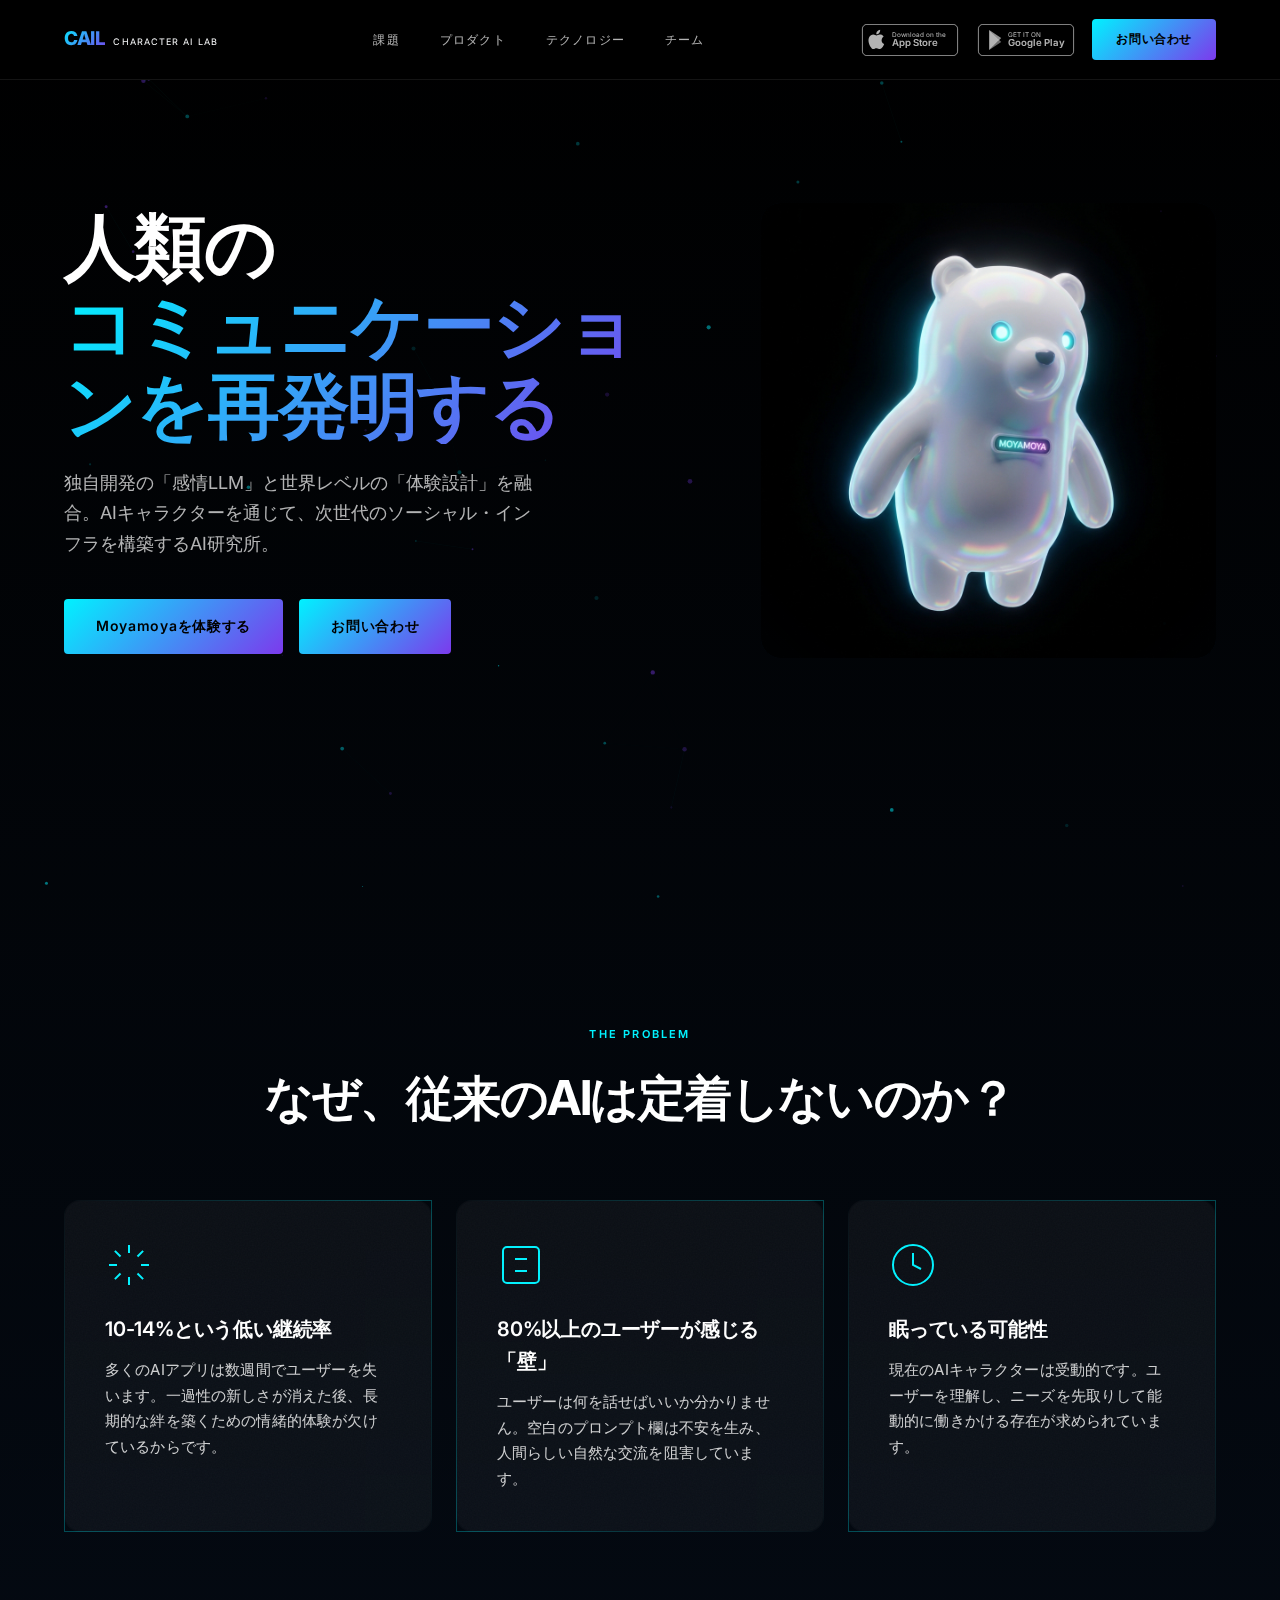
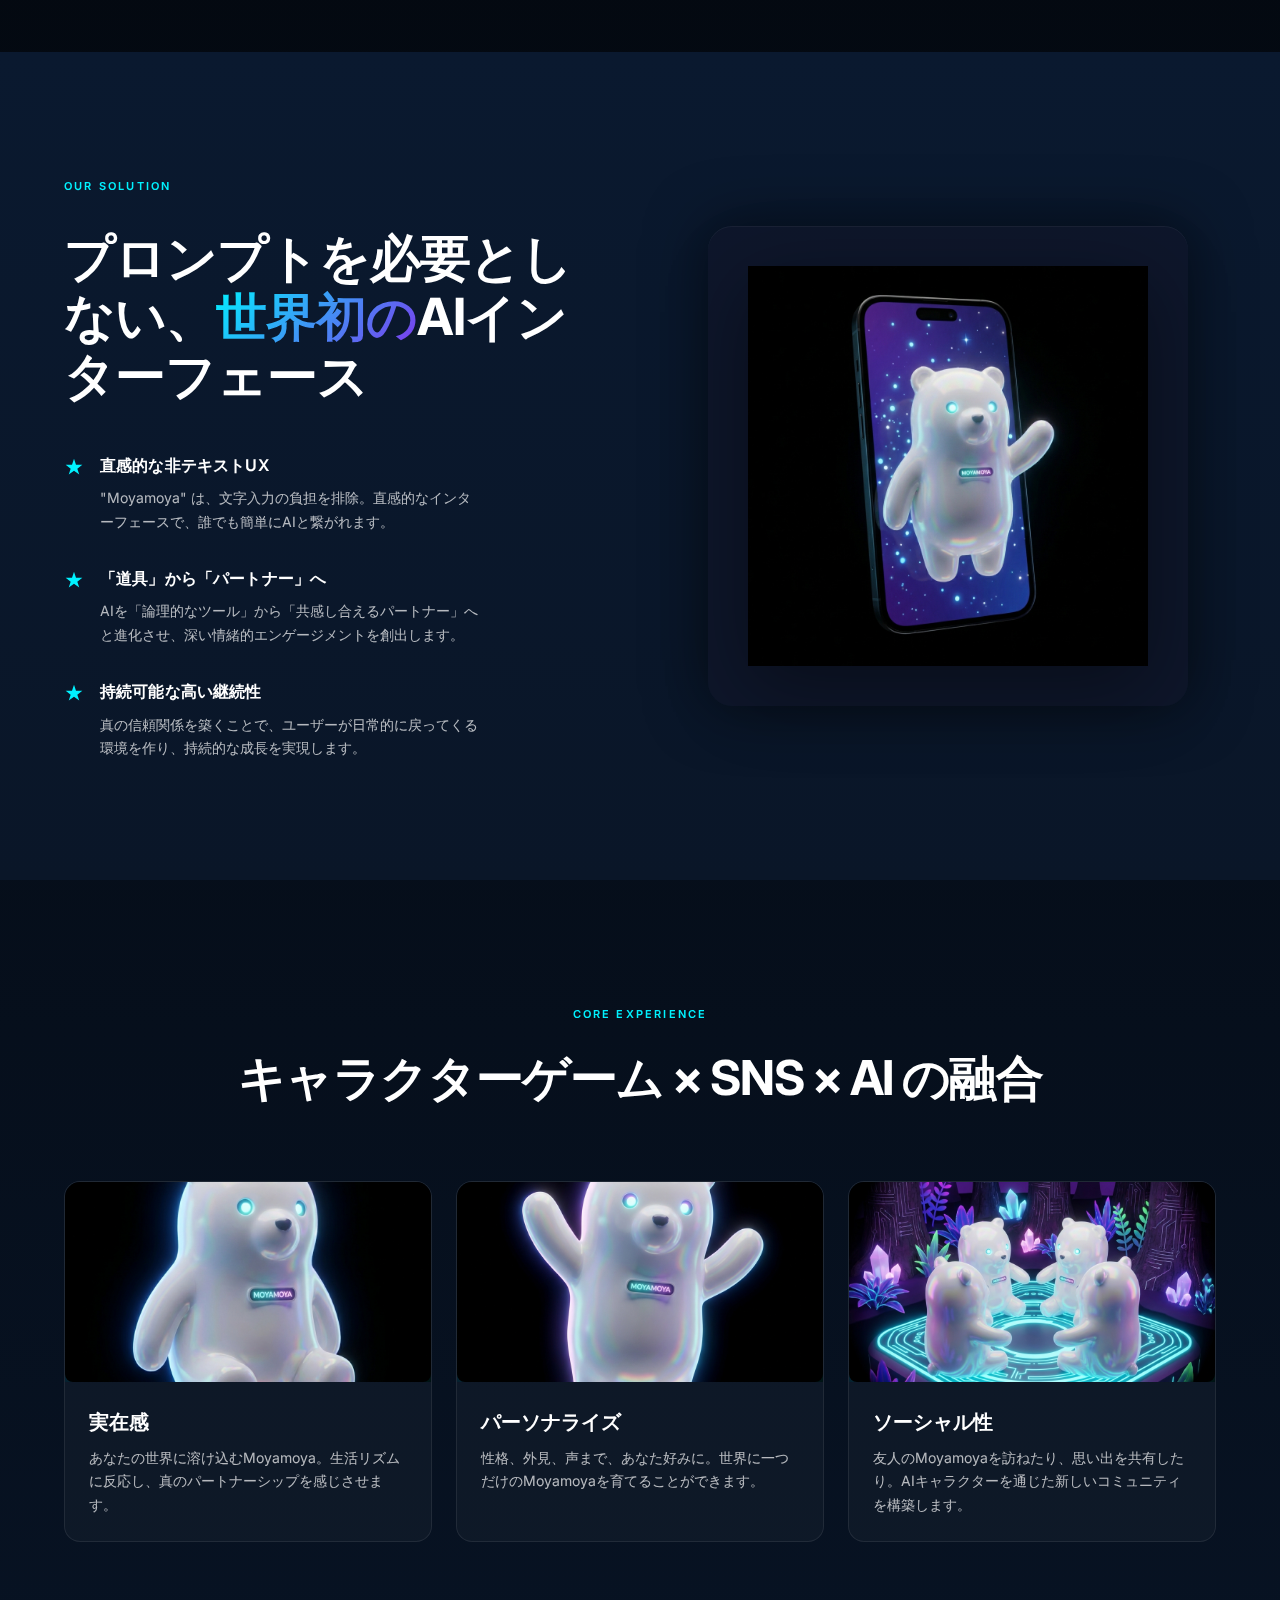
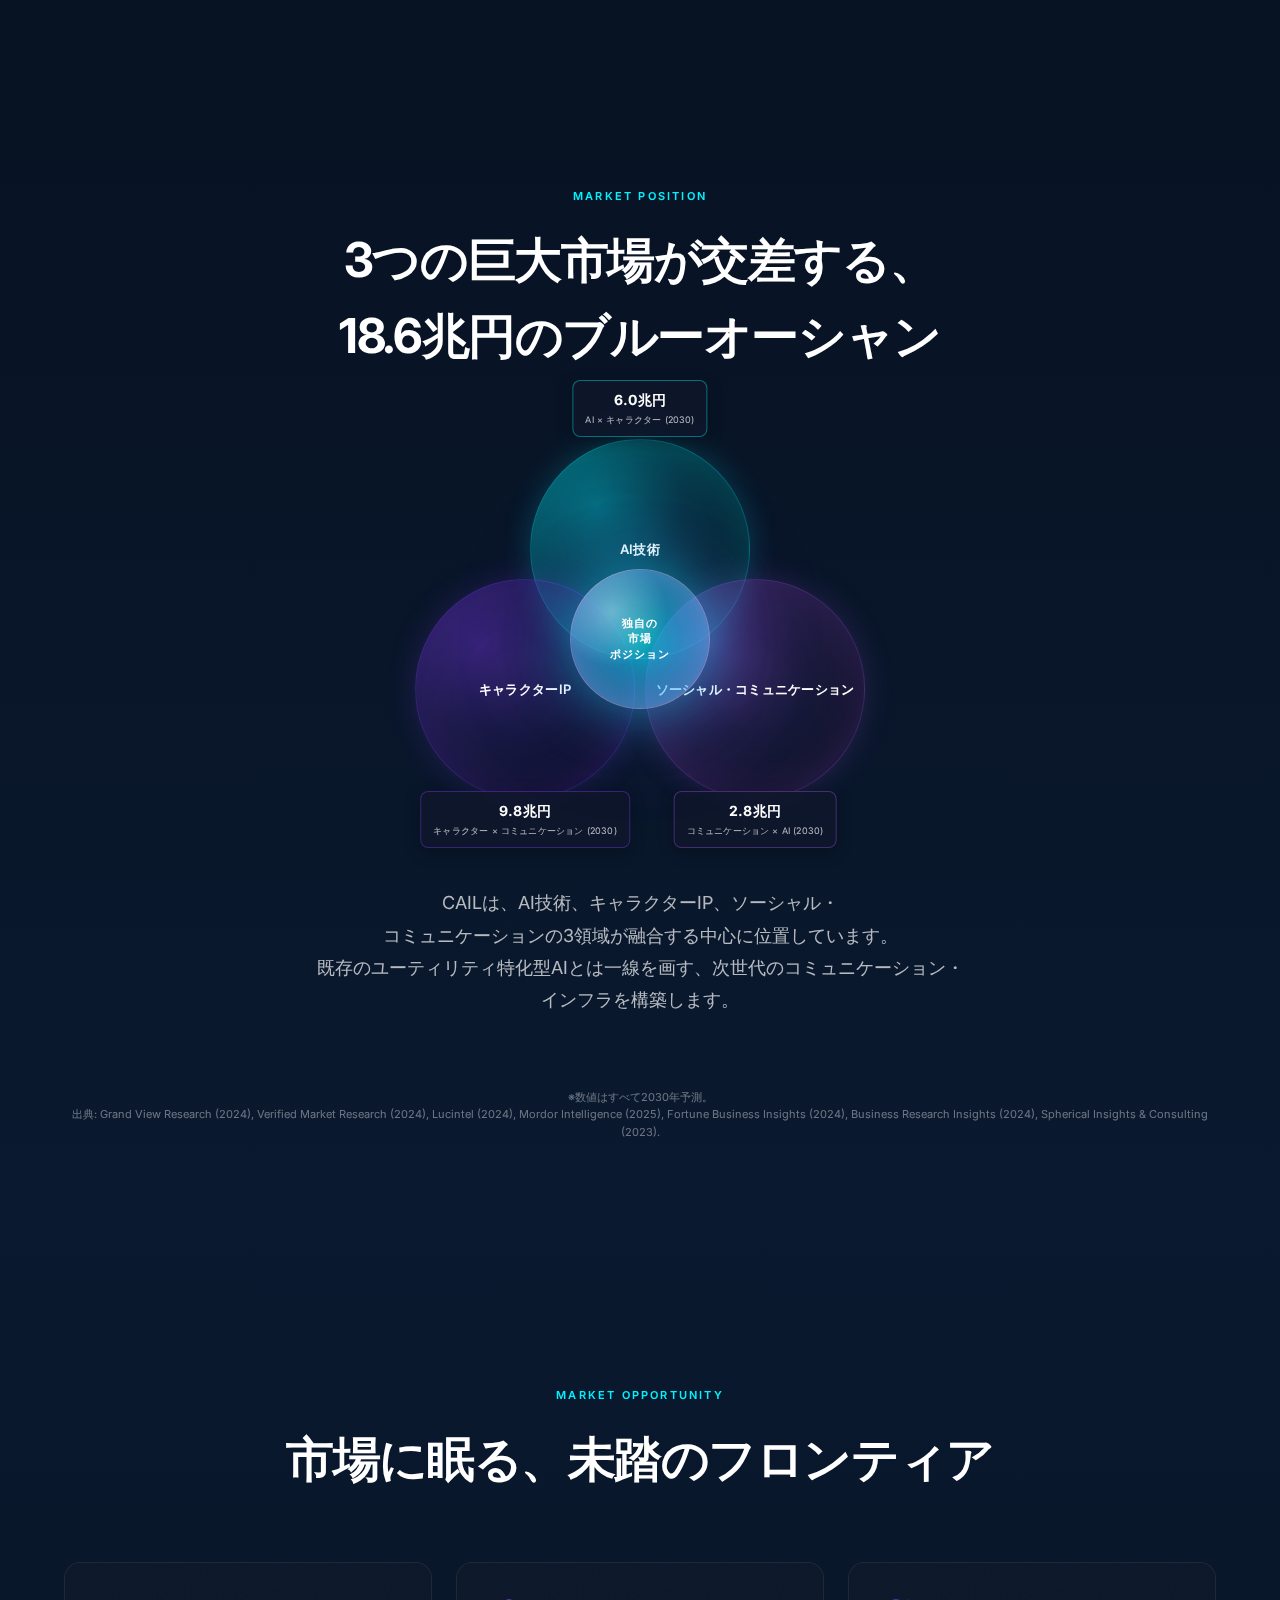
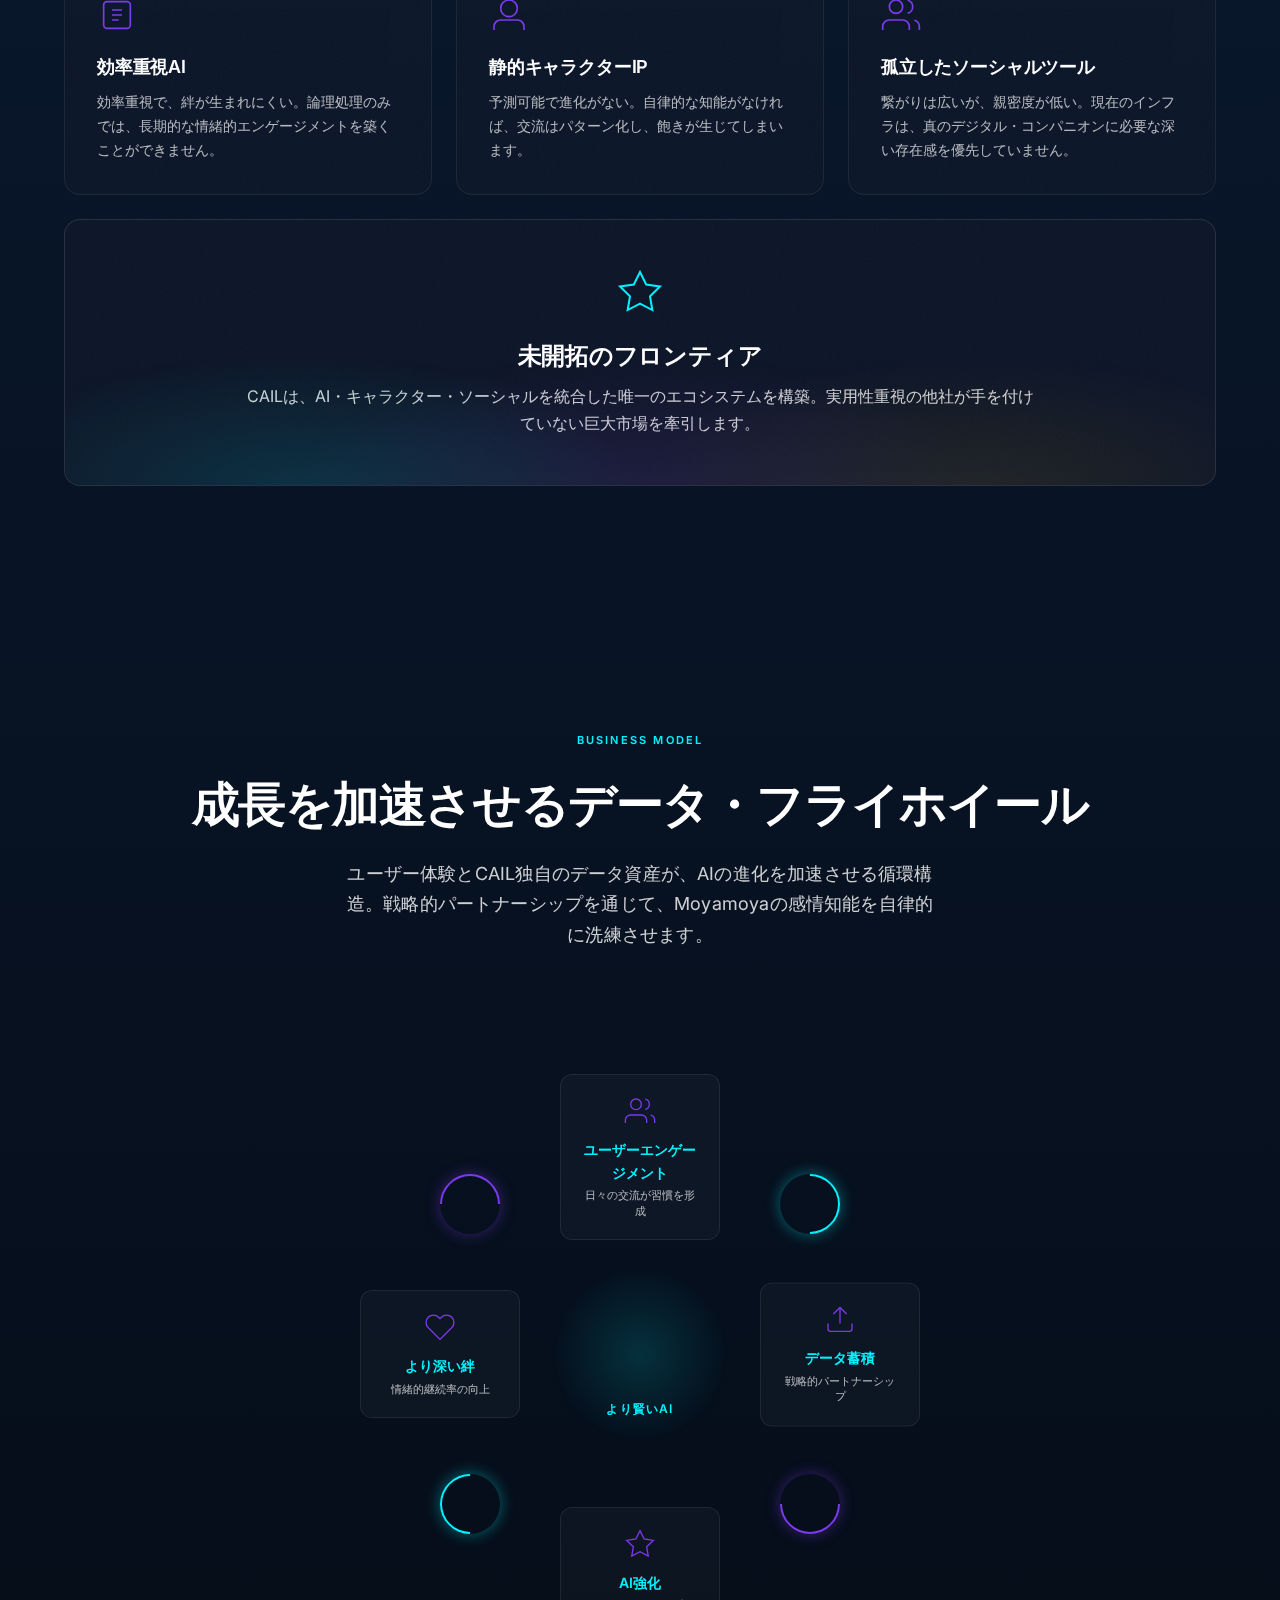
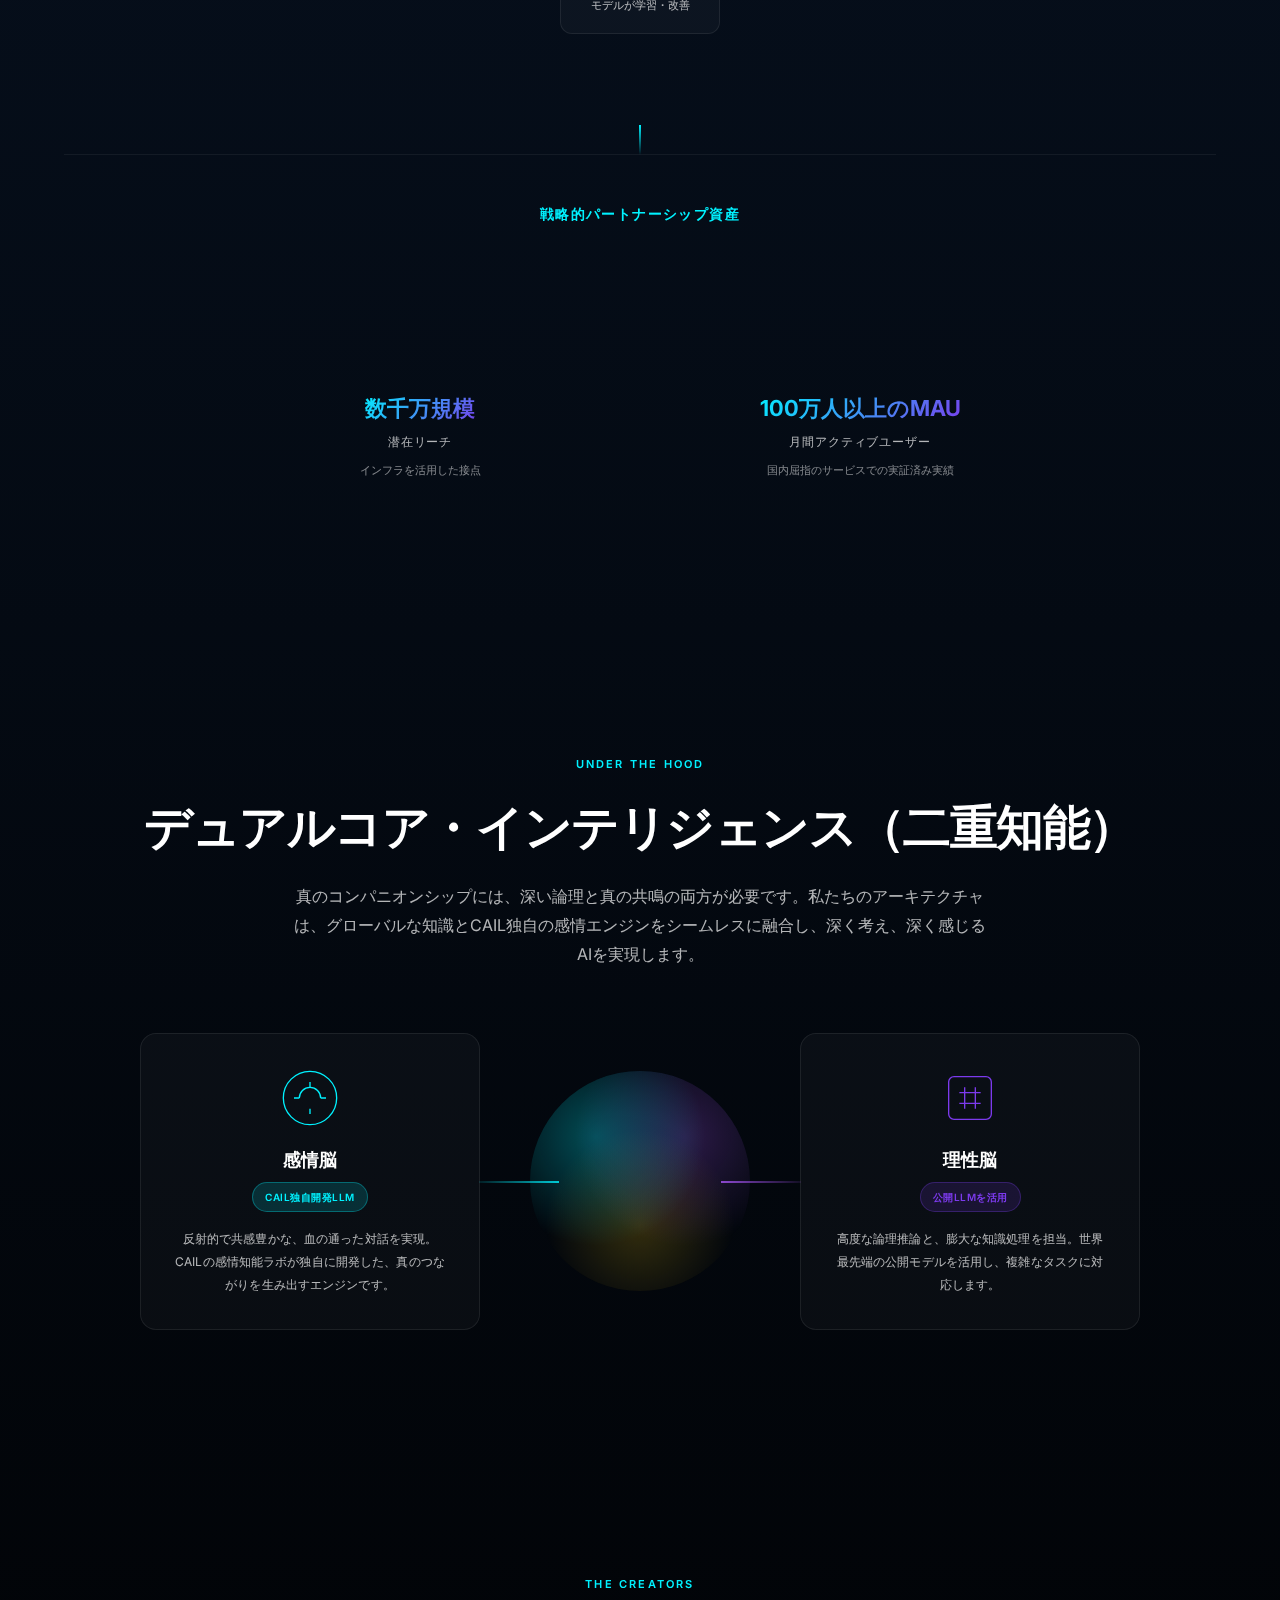
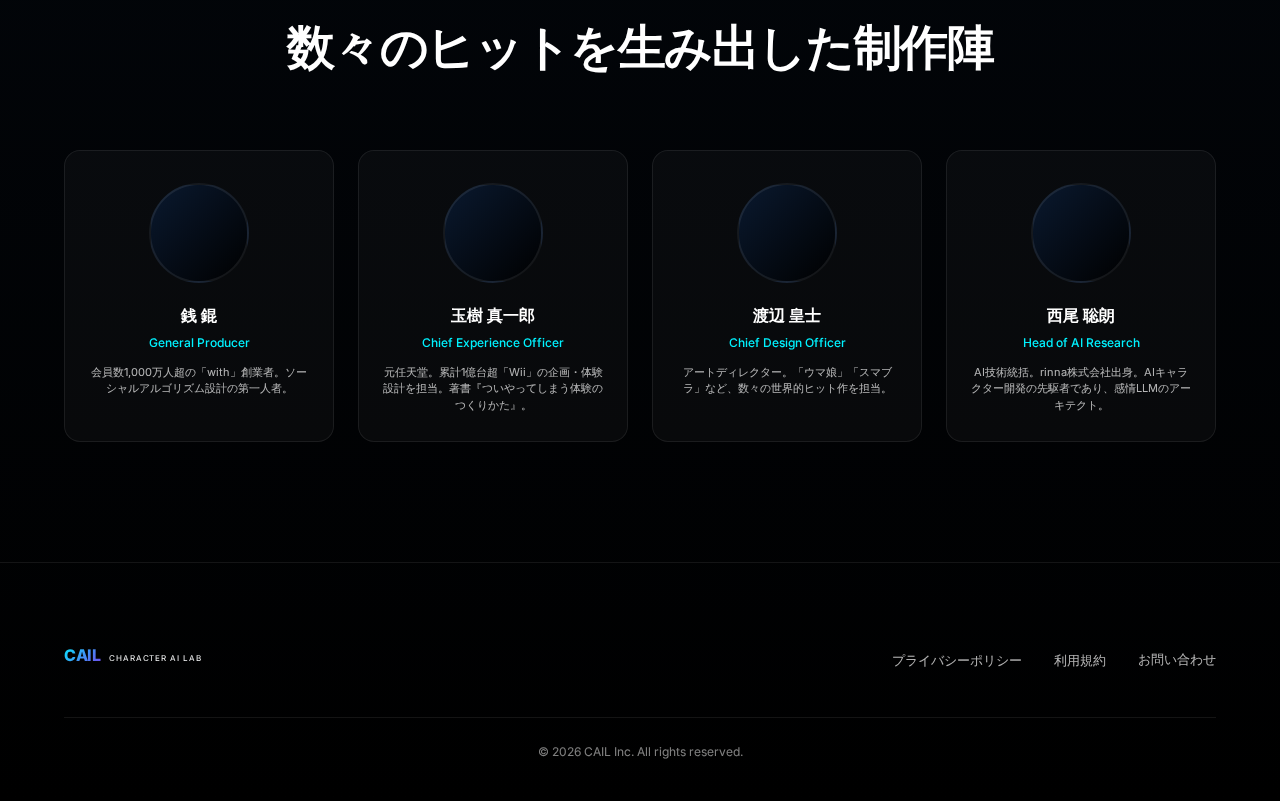
<file: index.html>
<!DOCTYPE html>
<html lang="ja">

<head>
    <meta charset="UTF-8">
    <meta name="viewport" content="width=device-width, initial-scale=1.0">
    <meta name="description" content="CAIL - Character AI Lab。キャラクター主導のAIで人類のコミュニケーションを再発明するAI研究所。">
    <title>CAIL - Character AI Lab | 人類のコミュニケーションを再発明する</title>
    <link rel="preconnect" href="https://fonts.googleapis.com">
    <link rel="preconnect" href="https://fonts.gstatic.com" crossorigin>
    <link href="https://fonts.googleapis.com/css2?family=Inter:wght@300;400;500;600;700;800&display=swap"
        rel="stylesheet">
    <link rel="stylesheet" href="styles.css">
</head>

<body>
    <!-- Particle Canvas Background -->
    <canvas id="particles-canvas"></canvas>

    <!-- Contact Modal -->
    <div class="modal-overlay" id="contactModal">
        <div class="modal-content glass-card">
            <button class="modal-close" id="modalClose">
                <svg viewBox="0 0 24 24" fill="none" stroke="currentColor" stroke-width="1">
                    <path d="M18 6L6 18M6 6l12 12" />
                </svg>
            </button>
            <h2 class="modal-title">お問い合わせ</h2>
            <p class="modal-subtitle">CAILがあなたのビジョンをどのように実現できるか、ご相談ください。</p>
            <form class="contact-form" id="contactForm">
                <div class="form-group">
                    <label for="name">お名前</label>
                    <input type="text" id="name" name="name" required placeholder="お名前をご入力ください">
                </div>
                <div class="form-group">
                    <label for="company">会社名</label>
                    <input type="text" id="company" name="company" placeholder="会社名をご入力ください">
                </div>
                <div class="form-group">
                    <label for="email">メールアドレス</label>
                    <input type="email" id="email" name="email" required placeholder="example@email.com">
                </div>
                <div class="form-group">
                    <label for="message">メッセージ</label>
                    <textarea id="message" name="message" rows="4" placeholder="お問い合わせ内容をご入力ください"></textarea>
                </div>
                <button type="submit" class="btn btn-primary btn-large btn-full">送信</button>
            </form>
        </div>
    </div>

    <!-- Header & Navigation -->
    <header class="header">
        <div class="container">
            <a href="#" class="logo">
                <span class="logo-cail">CAIL</span>
                <span class="logo-subtext">CHARACTER AI LAB</span>
            </a>
            <nav class="nav">
                <a href="#challenge" class="nav-link">課題</a>
                <a href="#product" class="nav-link">プロダクト</a>
                <a href="#technology" class="nav-link">テクノロジー</a>
                <a href="#team" class="nav-link">チーム</a>
            </nav>
            <div class="header-actions">
                <a href="https://www.apple.com/jp/app-store/" target="_blank" rel="noopener noreferrer"
                    class="store-badge" aria-label="App Storeでダウンロード">
                    <svg viewBox="0 0 120 40" fill="none" xmlns="http://www.w3.org/2000/svg">
                        <rect x="0.5" y="0.5" width="119" height="39" rx="5.5" stroke="currentColor" />
                        <path
                            d="M24.5 20.3c0-3.1 2.5-4.6 2.6-4.7-1.4-2.1-3.6-2.4-4.4-2.4-1.9-.2-3.6 1.1-4.6 1.1-.9 0-2.4-1.1-4-1.1-2 0-3.9 1.2-5 3-2.1 3.7-.5 9.1 1.5 12.1 1 1.5 2.2 3.1 3.8 3 1.5-.1 2.1-1 3.9-1s2.4 1 4 1c1.6 0 2.7-1.5 3.7-2.9 1.2-1.7 1.6-3.3 1.7-3.4-.1-.1-3.2-1.2-3.2-4.7z"
                            fill="currentColor" />
                        <path
                            d="M21.5 11.1c.8-1 1.4-2.4 1.2-3.8-1.2.1-2.7.8-3.5 1.8-.8.9-1.5 2.3-1.3 3.7 1.4.1 2.8-.7 3.6-1.7z"
                            fill="currentColor" />
                        <text x="38" y="16" fill="currentColor" font-size="8" font-family="Inter">Download on the</text>
                        <text x="38" y="28" fill="currentColor" font-size="12" font-weight="600" font-family="Inter">App
                            Store</text>
                    </svg>
                </a>
                <a href="https://play.google.com/store/games?hl=ja&pli=1" target="_blank" rel="noopener noreferrer"
                    class="store-badge" aria-label="Google Playで入手">
                    <svg viewBox="0 0 120 40" fill="none" xmlns="http://www.w3.org/2000/svg">
                        <rect x="0.5" y="0.5" width="119" height="39" rx="5.5" stroke="currentColor" />
                        <path d="M14 7.5l12 12.5-12 12.5V7.5z" fill="currentColor" />
                        <path d="M14 7.5l15 10-3 3-12-13z" fill="currentColor" opacity="0.8" />
                        <path d="M14 32.5l12-13 3 3-15 10z" fill="currentColor" opacity="0.6" />
                        <text x="38" y="16" fill="currentColor" font-size="8" font-family="Inter">GET IT ON</text>
                        <text x="38" y="28" fill="currentColor" font-size="12" font-weight="600"
                            font-family="Inter">Google Play</text>
                    </svg>
                </a>
                <button class="btn btn-primary contact-btn" id="headerContactBtn">お問い合わせ</button>
            </div>
        </div>
    </header>

    <!-- Hero Section -->
    <section class="hero" id="hero">
        <div class="container hero-grid">
            <div class="hero-content">
                <h1 class="hero-title">
                    <span class="hero-title-line">人類の</span>
                    <span class="hero-title-line gradient-text">コミュニケーションを再発明する</span>
                </h1>
                <p class="hero-subtitle">独自開発の「感情LLM」と世界レベルの「体験設計」を融合。AIキャラクターを通じて、次世代のソーシャル・インフラを構築するAI研究所。</p>
                <div class="hero-cta">
                    <a href="#product" class="btn btn-primary btn-large">Moyamoyaを体験する</a>
                    <button class="btn btn-secondary btn-large hero-cta-secondary contact-btn"
                        id="heroContactBtn">お問い合わせ</button>
                </div>
            </div>
            <div class="hero-visual">
                <img src="images/hero_moyamoya.png" alt="Moyamoya AIコンパニオン" class="hero-image">
            </div>
        </div>
    </section>

    <!-- Section 2: The Challenge -->
    <section class="challenge" id="challenge">
        <div class="container">
            <div class="section-header">
                <span class="section-label">THE PROBLEM</span>
                <h2 class="section-title">なぜ、従来のAIは定着しないのか？</h2>
            </div>
            <div class="challenge-grid">
                <div class="glass-card">
                    <div class="card-icon">
                        <svg viewBox="0 0 24 24" fill="none" stroke="currentColor" stroke-width="1">
                            <path
                                d="M12 2v4M12 18v4M4.93 4.93l2.83 2.83M16.24 16.24l2.83 2.83M2 12h4M18 12h4M4.93 19.07l2.83-2.83M16.24 7.76l2.83-2.83" />
                        </svg>
                    </div>
                    <h3 class="card-title">10-14%という低い継続率</h3>
                    <p class="card-text">多くのAIアプリは数週間でユーザーを失います。一過性の新しさが消えた後、長期的な絆を築くための情緒的体験が欠けているからです。</p>
                </div>
                <div class="glass-card">
                    <div class="card-icon">
                        <svg viewBox="0 0 24 24" fill="none" stroke="currentColor" stroke-width="1">
                            <rect x="3" y="3" width="18" height="18" rx="2" />
                            <path d="M9 9h6M9 15h6" />
                        </svg>
                    </div>
                    <h3 class="card-title">80%以上のユーザーが感じる「壁」</h3>
                    <p class="card-text">ユーザーは何を話せばいいか分かりません。空白のプロンプト欄は不安を生み、人間らしい自然な交流を阻害しています。</p>
                </div>
                <div class="glass-card">
                    <div class="card-icon">
                        <svg viewBox="0 0 24 24" fill="none" stroke="currentColor" stroke-width="1">
                            <circle cx="12" cy="12" r="10" />
                            <path d="M12 6v6l4 2" />
                        </svg>
                    </div>
                    <h3 class="card-title">眠っている可能性</h3>
                    <p class="card-text">現在のAIキャラクターは受動的です。ユーザーを理解し、ニーズを先取りして能動的に働きかける存在が求められています。</p>
                </div>
            </div>
        </div>
    </section>

    <!-- Section 3: Product (Solution) -->
    <section class="solution" id="product">
        <div class="container">
            <div class="solution-grid">
                <div class="solution-content">
                    <span class="section-label">OUR SOLUTION</span>
                    <h2 class="solution-title">プロンプトを必要としない、<span class="gradient-text">世界初の</span>AIインターフェース
                    </h2>
                    <div class="solution-features">
                        <div class="solution-feature">
                            <div class="feature-icon">
                                <svg viewBox="0 0 24 24" fill="currentColor">
                                    <path d="M12 2l2.4 7.4h7.6l-6 4.6 2.3 7-6.3-4.6-6.3 4.6 2.3-7-6-4.6h7.6z" />
                                </svg>
                            </div>
                            <div class="feature-text">
                                <h3>直感的な非テキストUX</h3>
                                <p>"Moyamoya" は、文字入力の負担を排除。直感的なインターフェースで、誰でも簡単にAIと繋がれます。</p>
                            </div>
                        </div>
                        <div class="solution-feature">
                            <div class="feature-icon">
                                <svg viewBox="0 0 24 24" fill="currentColor">
                                    <path d="M12 2l2.4 7.4h7.6l-6 4.6 2.3 7-6.3-4.6-6.3 4.6 2.3-7-6-4.6h7.6z" />
                                </svg>
                            </div>
                            <div class="feature-text">
                                <h3>「道具」から「パートナー」へ</h3>
                                <p>AIを「論理的なツール」から「共感し合えるパートナー」へと進化させ、深い情緒的エンゲージメントを創出します。</p>
                            </div>
                        </div>
                        <div class="solution-feature">
                            <div class="feature-icon">
                                <svg viewBox="0 0 24 24" fill="currentColor">
                                    <path d="M12 2l2.4 7.4h7.6l-6 4.6 2.3 7-6.3-4.6-6.3 4.6 2.3-7-6-4.6h7.6z" />
                                </svg>
                            </div>
                            <div class="feature-text">
                                <h3>持続可能な高い継続性</h3>
                                <p>真の信頼関係を築くことで、ユーザーが日常的に戻ってくる環境を作り、持続的な成長を実現します。</p>
                            </div>
                        </div>
                    </div>
                </div>
                <div class="solution-visual">
                    <div class="iphone-mockup-container">
                        <img src="images/iphone_mockup_3d.png" loading="lazy" alt="iPhone上のMoyamoyaアプリ"
                            class="iphone-mockup-img">
                    </div>
                </div>
            </div>
        </div>
    </section>

    <!-- Section 4: 3 Pillars -->
    <section class="pillars" id="pillars">
        <div class="container">
            <div class="section-header">
                <span class="section-label">CORE EXPERIENCE</span>
                <h2 class="section-title">キャラクターゲーム × SNS × AI の融合</h2>
            </div>
            <div class="pillars-grid">
                <div class="pillar-card">
                    <div class="pillar-visual">
                        <img src="images/pillar_presence.png" loading="lazy" alt="実在感 - Moyamoyaとの暮らし">
                    </div>
                    <h3 class="pillar-title">実在感</h3>
                    <p class="pillar-text">あなたの世界に溶け込むMoyamoya。生活リズムに反応し、真のパートナーシップを感じさせます。</p>
                </div>
                <div class="pillar-card">
                    <div class="pillar-visual">
                        <img src="images/pillar_personalization.png" loading="lazy" alt="パーソナライズ - Moyamoyaをカスタマイズ">
                    </div>
                    <h3 class="pillar-title">パーソナライズ</h3>
                    <p class="pillar-text">性格、外見、声まで、あなた好みに。世界に一つだけのMoyamoyaを育てることができます。</p>
                </div>
                <div class="pillar-card">
                    <div class="pillar-visual">
                        <img src="images/pillar_sociality.png" loading="lazy" alt="ソーシャル性 - 他者と繋がる">
                    </div>
                    <h3 class="pillar-title">ソーシャル性</h3>
                    <p class="pillar-text">友人のMoyamoyaを訪ねたり、思い出を共有したり。AIキャラクターを通じた新しいコミュニティを構築します。</p>
                </div>
            </div>
        </div>
    </section>

    <!-- Section 5: Blue Ocean Strategy -->
    <section class="blueocean" id="blueocean">
        <div class="container">
            <div class="section-header">
                <span class="section-label">MARKET POSITION</span>
                <h2 class="section-title" style="word-break: keep-all;">3つの巨大市場が交差する、<br>18.6兆円のブルーオーシャン</h2>
            </div>
            <div class="blueocean-content">
                <div class="venn-diagram">
                    <div class="venn-circle venn-ai">
                        <span>AI技術</span>
                        <div class="venn-badge venn-badge-ai-char">6.0兆円<br><small>AI × キャラクター (2030)</small></div>
                    </div>
                    <div class="venn-circle venn-character">
                        <span>キャラクターIP</span>
                        <div class="venn-badge venn-badge-char-comm">9.8兆円<br><small>キャラクター × コミュニケーション (2030)</small>
                        </div>
                    </div>
                    <div class="venn-circle venn-social">
                        <span>ソーシャル・コミュニケーション</span>
                        <div class="venn-badge venn-badge-comm-ai">2.8兆円<br><small>コミュニケーション × AI (2030)</small></div>
                    </div>
                    <div class="venn-center">
                        <span>独自の<br>市場<br>ポジション</span>
                    </div>
                </div>
                <p class="blueocean-text" style="word-break: keep-all; overflow-wrap: anywhere;">
                    CAILは、AI技術、キャラクターIP、ソーシャル・コミュニケーションの3領域が融合する中心に位置しています。既存のユーティリティ特化型AIとは一線を画す、次世代のコミュニケーション・インフラを構築します。
                </p>
                <p style="text-align: center; font-size: 11px; color: rgba(255, 255, 255, 0.4); margin-top: 24px;">
                    ※数値はすべて2030年予測。<br>
                    出典: Grand View Research (2024), Verified Market Research (2024), Lucintel (2024), Mordor
                    Intelligence (2025), Fortune Business Insights (2024), Business Research Insights (2024), Spherical
                    Insights & Consulting (2023).
                </p>
            </div>

        </div>
    </section>


    <!-- Section 6: Market Landscape (Bento Grid) -->
    <section class="landscape" id="landscape">
        <div class="container">
            <div class="section-header">
                <span class="section-label">MARKET OPPORTUNITY</span>
                <h2 class="section-title">市場に眠る、未踏のフロンティア</h2>
            </div>
            <div class="strategic-gap-grid">
                <div class="gap-card gap-card-limitation">
                    <div class="gap-icon">
                        <svg viewBox="0 0 24 24" fill="none" stroke="currentColor" stroke-width="1">
                            <rect x="4" y="4" width="16" height="16" rx="2" />
                            <path d="M9 9h6M9 12h6M9 15h4" />
                        </svg>
                    </div>
                    <h3 class="gap-title">効率重視AI</h3>
                    <p class="gap-text">効率重視で、絆が生まれにくい。論理処理のみでは、長期的な情緒的エンゲージメントを築くことができません。</p>
                </div>
                <div class="gap-card gap-card-limitation">
                    <div class="gap-icon">
                        <svg viewBox="0 0 24 24" fill="none" stroke="currentColor" stroke-width="1">
                            <circle cx="12" cy="8" r="5" />
                            <path d="M3 21v-2a4 4 0 0 1 4-4h10a4 4 0 0 1 4 4v2" />
                        </svg>
                    </div>
                    <h3 class="gap-title">静的キャラクターIP</h3>
                    <p class="gap-text">予測可能で進化がない。自律的な知能がなければ、交流はパターン化し、飽きが生じてしまいます。</p>
                </div>
                <div class="gap-card gap-card-limitation">
                    <div class="gap-icon">
                        <svg viewBox="0 0 24 24" fill="none" stroke="currentColor" stroke-width="1">
                            <path d="M17 21v-2a4 4 0 0 0-4-4H5a4 4 0 0 0-4 4v2" />
                            <circle cx="9" cy="7" r="4" />
                            <path d="M23 21v-2a4 4 0 0 0-3-3.87M16 3.13a4 4 0 0 1 0 7.75" />
                        </svg>
                    </div>
                    <h3 class="gap-title">孤立したソーシャルツール</h3>
                    <p class="gap-text">繋がりは広いが、親密度が低い。現在のインフラは、真のデジタル・コンパニオンに必要な深い存在感を優先していません。</p>
                </div>
                <div class="gap-card gap-card-featured">
                    <div class="featured-glow"></div>
                    <div class="gap-icon gap-icon-featured">
                        <svg viewBox="0 0 24 24" fill="none" stroke="currentColor" stroke-width="1">
                            <polygon
                                points="12 2 15.09 8.26 22 9.27 17 14.14 18.18 21.02 12 17.77 5.82 21.02 7 14.14 2 9.27 8.91 8.26 12 2" />
                        </svg>
                    </div>
                    <h3 class="gap-title gap-title-featured">未開拓のフロンティア</h3>
                    <p class="gap-text gap-text-featured">
                        CAILは、AI・キャラクター・ソーシャルを統合した唯一のエコシステムを構築。実用性重視の他社が手を付けていない巨大市場を牽引します。</p>
                </div>
            </div>
        </div>
    </section>

    <!-- Section 7: Growth Engine (Flywheel) -->
    <section class="growth" id="growth">
        <div class="container">
            <div class="section-header">
                <span class="section-label">BUSINESS MODEL</span>
                <h2 class="section-title">成長を加速させるデータ・フライホイール</h2>
                <p class="section-subtitle">
                    ユーザー体験とCAIL独自のデータ資産が、AIの進化を加速させる循環構造。戦略的パートナーシップを通じて、Moyamoyaの感情知能を自律的に洗練させます。</p>
            </div>
            <div class="flywheel-partners-layout">
                <div class="flywheel-container">
                    <div class="flywheel">
                        <div class="flywheel-center">
                            <img src="images/dualcore_moyamoya.png" loading="lazy" alt="Moyamoyaコア"
                                class="flywheel-moya">
                            <span class="flywheel-label">より賢いAI</span>
                        </div>
                        <div class="flywheel-node flywheel-node-1">
                            <div class="flywheel-icon">
                                <svg viewBox="0 0 24 24" fill="none" stroke="currentColor" stroke-width="1">
                                    <path d="M17 21v-2a4 4 0 0 0-4-4H5a4 4 0 0 0-4 4v2" />
                                    <circle cx="9" cy="7" r="4" />
                                    <path d="M23 21v-2a4 4 0 0 0-3-3.87" />
                                    <path d="M16 3.13a4 4 0 0 1 0 7.75" />
                                </svg>
                            </div>
                            <span>ユーザーエンゲージメント</span>
                            <p>日々の交流が習慣を形成</p>
                        </div>
                        <div class="flywheel-arrow flywheel-arrow-1"></div>
                        <div class="flywheel-node flywheel-node-2" id="dataAccumulationNode">
                            <div class="flywheel-icon">
                                <svg viewBox="0 0 24 24" fill="none" stroke="currentColor" stroke-width="1">
                                    <path d="M21 15v4a2 2 0 0 1-2 2H5a2 2 0 0 1-2-2v-4" />
                                    <polyline points="17 8 12 3 7 8" />
                                    <line x1="12" y1="3" x2="12" y2="15" />
                                </svg>
                            </div>
                            <span>データ蓄積</span>
                            <p>戦略的パートナーシップ</p>
                        </div>
                        <div class="flywheel-arrow flywheel-arrow-2"></div>
                        <div class="flywheel-node flywheel-node-3">
                            <div class="flywheel-icon">
                                <svg viewBox="0 0 24 24" fill="none" stroke="currentColor" stroke-width="1">
                                    <polygon
                                        points="12 2 15.09 8.26 22 9.27 17 14.14 18.18 21.02 12 17.77 5.82 21.02 7 14.14 2 9.27 8.91 8.26 12 2" />
                                </svg>
                            </div>
                            <span>AI強化</span>
                            <p>モデルが学習・改善</p>
                        </div>
                        <div class="flywheel-arrow flywheel-arrow-3"></div>
                        <div class="flywheel-node flywheel-node-4">
                            <div class="flywheel-icon">
                                <svg viewBox="0 0 24 24" fill="none" stroke="currentColor" stroke-width="1">
                                    <path
                                        d="M20.84 4.61a5.5 5.5 0 0 0-7.78 0L12 5.67l-1.06-1.06a5.5 5.5 0 0 0-7.78 7.78l1.06 1.06L12 21.23l7.78-7.78 1.06-1.06a5.5 5.5 0 0 0 0-7.78z" />
                                </svg>
                            </div>
                            <span>より深い絆</span>
                            <p>情緒的継続率の向上</p>
                        </div>
                        <div class="flywheel-arrow flywheel-arrow-4"></div>
                    </div>
                </div>
                <div class="strategic-partners">
                    <div class="partner-connection-line"></div>
                    <h3 class="partners-subtitle">戦略的パートナーシップ資産</h3>
                    <div class="partners-grid">
                        <div class="partner-item">
                            <div class="partner-logo partner-docomo">
                                <img src="images/logo_docomo.png" loading="lazy" alt="NTT docomo">
                            </div>
                            <div class="partner-badge">
                                <span class="badge-value">数千万規模</span>
                                <span class="badge-label">潜在リーチ</span>
                                <span class="badge-desc">インフラを活用した接点</span>
                            </div>
                        </div>
                        <div class="partner-item">
                            <div class="partner-logo partner-with">
                                <img src="images/logo_with.png" loading="lazy" alt="with">
                            </div>
                            <div class="partner-badge">
                                <span class="badge-value">100万人以上のMAU</span>
                                <span class="badge-label">月間アクティブユーザー</span>
                                <span class="badge-desc">国内屈指のサービスでの実証済み実績</span>
                            </div>
                        </div>
                    </div>
                </div>
            </div>
        </div>
    </section>

    <!-- Section 8: Dual-Core Architecture -->
    <section class="technology" id="technology">
        <div class="container">
            <div class="section-header">
                <span class="section-label">UNDER THE HOOD</span>
                <h2 class="section-title">デュアルコア・インテリジェンス（二重知能）</h2>
                <p class="section-intro">
                    真のコンパニオンシップには、深い論理と真の共鳴の両方が必要です。私たちのアーキテクチャは、グローバルな知識とCAIL独自の感情エンジンをシームレスに融合し、深く考え、深く感じるAIを実現します。
                </p>
            </div>
            <div class="dualcore-visual">
                <div class="brain brain-left">
                    <div class="brain-icon">
                        <svg viewBox="0 0 48 48" fill="none" stroke="currentColor" stroke-width="1">
                            <circle cx="24" cy="24" r="20" />
                            <path d="M16 24c0-4.4 3.6-8 8-8s8 3.6 8 8" />
                            <path d="M12 24h4M32 24h4M24 12v4M24 32v4" />
                        </svg>
                    </div>
                    <h3 class="brain-title">感情脳</h3>
                    <span class="brain-badge">CAIL独自開発LLM</span>
                    <p class="brain-text">反射的で共感豊かな、血の通った対話を実現。CAILの感情知能ラボが独自に開発した、真のつながりを生み出すエンジンです。</p>
                    <div class="synaptic-pulse pulse-to-center pulse-neon"></div>
                </div>
                <div class="moyamoya-center">
                    <div class="iridescent-glow"></div>
                    <img src="images/dualcore_moyamoya.png" loading="lazy" alt="Moyamoyaコア">
                </div>
                <div class="brain brain-right">
                    <div class="brain-icon">
                        <svg viewBox="0 0 48 48" fill="none" stroke="currentColor" stroke-width="1">
                            <rect x="8" y="8" width="32" height="32" rx="4" />
                            <path d="M16 20h16M16 28h16M20 16v16M28 16v16" />
                        </svg>
                    </div>
                    <h3 class="brain-title">理性脳</h3>
                    <span class="brain-badge brain-badge-alt">公開LLMを活用</span>
                    <p class="brain-text">高度な論理推論と、膨大な知識処理を担当。世界最先端の公開モデルを活用し、複雑なタスクに対応します。</p>
                    <div class="synaptic-pulse pulse-to-center pulse-purple"></div>
                </div>
            </div>
        </div>
    </section>

    <!-- Section 9: Team -->
    <section class="team" id="team">
        <div class="container">
            <div class="section-header">
                <span class="section-label">THE CREATORS</span>
                <h2 class="section-title">数々のヒットを生み出した制作陣</h2>
            </div>
            <div class="team-grid">
                <div class="team-card">
                    <div class="team-avatar">
                        <img src="images/team_producer.png" loading="lazy" alt="銭 錕">
                    </div>
                    <h3 class="team-name">銭 錕</h3>
                    <p class="team-role">General Producer</p>
                    <p class="team-bio">会員数1,000万人超の「with」創業者。ソーシャルアルゴリズム設計の第一人者。</p>
                </div>
                <div class="team-card">
                    <div class="team-avatar">
                        <img src="images/team_tech.png" loading="lazy" alt="玉樹 真一郎">
                    </div>
                    <h3 class="team-name">玉樹 真一郎</h3>
                    <p class="team-role">Chief Experience Officer</p>
                    <p class="team-bio">元任天堂。累計1億台超「Wii」の企画・体験設計を担当。著書『ついやってしまう体験のつくりかた』。</p>
                </div>
                <div class="team-card">
                    <div class="team-avatar">
                        <img src="images/team_design.png" loading="lazy" alt="渡辺 皇士">
                    </div>
                    <h3 class="team-name">渡辺 皇士</h3>
                    <p class="team-role">Chief Design Officer</p>
                    <p class="team-bio">アートディレクター。「ウマ娘」「スマブラ」など、数々の世界的ヒット作を担当。</p>
                </div>
                <div class="team-card">
                    <div class="team-avatar">
                        <img src="images/team_ai.png" loading="lazy" alt="西尾 聡朗">
                    </div>
                    <h3 class="team-name">西尾 聡朗</h3>
                    <p class="team-role">Head of AI Research</p>
                    <p class="team-bio">AI技術統括。rinna株式会社出身。AIキャラクター開発の先駆者であり、感情LLMのアーキテクト。</p>
                </div>
            </div>
        </div>
    </section>



    <!-- Footer -->
    <footer class="footer" id="contact">
        <div class="container">
            <div class="footer-content">
                <div class="footer-brand">
                    <a href="#" class="logo footer-logo">
                        <span class="logo-cail">CAIL</span>
                        <span class="logo-subtext">CHARACTER AI LAB</span>
                    </a>
                </div>
                <div class="footer-links">
                    <a href="privacy-policy.html" class="footer-link">プライバシーポリシー</a>
                    <a href="terms-of-service.html" class="footer-link">利用規約</a>
                    <button class="footer-link contact-btn" id="footerContactBtn">お問い合わせ</button>
                </div>
            </div>
            <div class="footer-bottom">
                <p>&copy; 2026 CAIL Inc. All rights reserved.</p>
            </div>
        </div>
    </footer>

    <script src="particles.js"></script>
    <script>
        // Contact Modal Logic
        const modal = document.getElementById('contactModal');
        const headerBtn = document.getElementById('headerContactBtn');
        const heroBtn = document.getElementById('heroContactBtn');
        const footerBtn = document.getElementById('footerContactBtn');
        const closeBtn = document.getElementById('modalClose');
        const form = document.getElementById('contactForm');

        function openModal() {
            modal.classList.add('active');
            document.body.style.overflow = 'hidden';
        }

        function closeModal() {
            modal.classList.remove('active');
            document.body.style.overflow = '';
        }

        headerBtn.addEventListener('click', openModal);
        heroBtn.addEventListener('click', openModal);
        footerBtn.addEventListener('click', openModal);
        closeBtn.addEventListener('click', closeModal);
        modal.addEventListener('click', (e) => {
            if (e.target === modal) closeModal();
        });

        form.addEventListener('submit', (e) => {
            e.preventDefault();
            const name = document.getElementById('name').value;
            const company = document.getElementById('company').value;
            const email = document.getElementById('email').value;
            const message = document.getElementById('message').value;

            const body = `Name: ${name}%0D%0ACompany: ${company}%0D%0AEmail: ${email}%0D%0A%0D%0AMessage:%0D%0A${encodeURIComponent(message)}`;
            const subject = encodeURIComponent('コーポレートサイトからのお問い合わせ');

            window.location.href = `mailto:info@cail.inc?subject=${subject}&body=${body}`;
            closeModal();
        });
    </script>
</body>

</html>
</file>
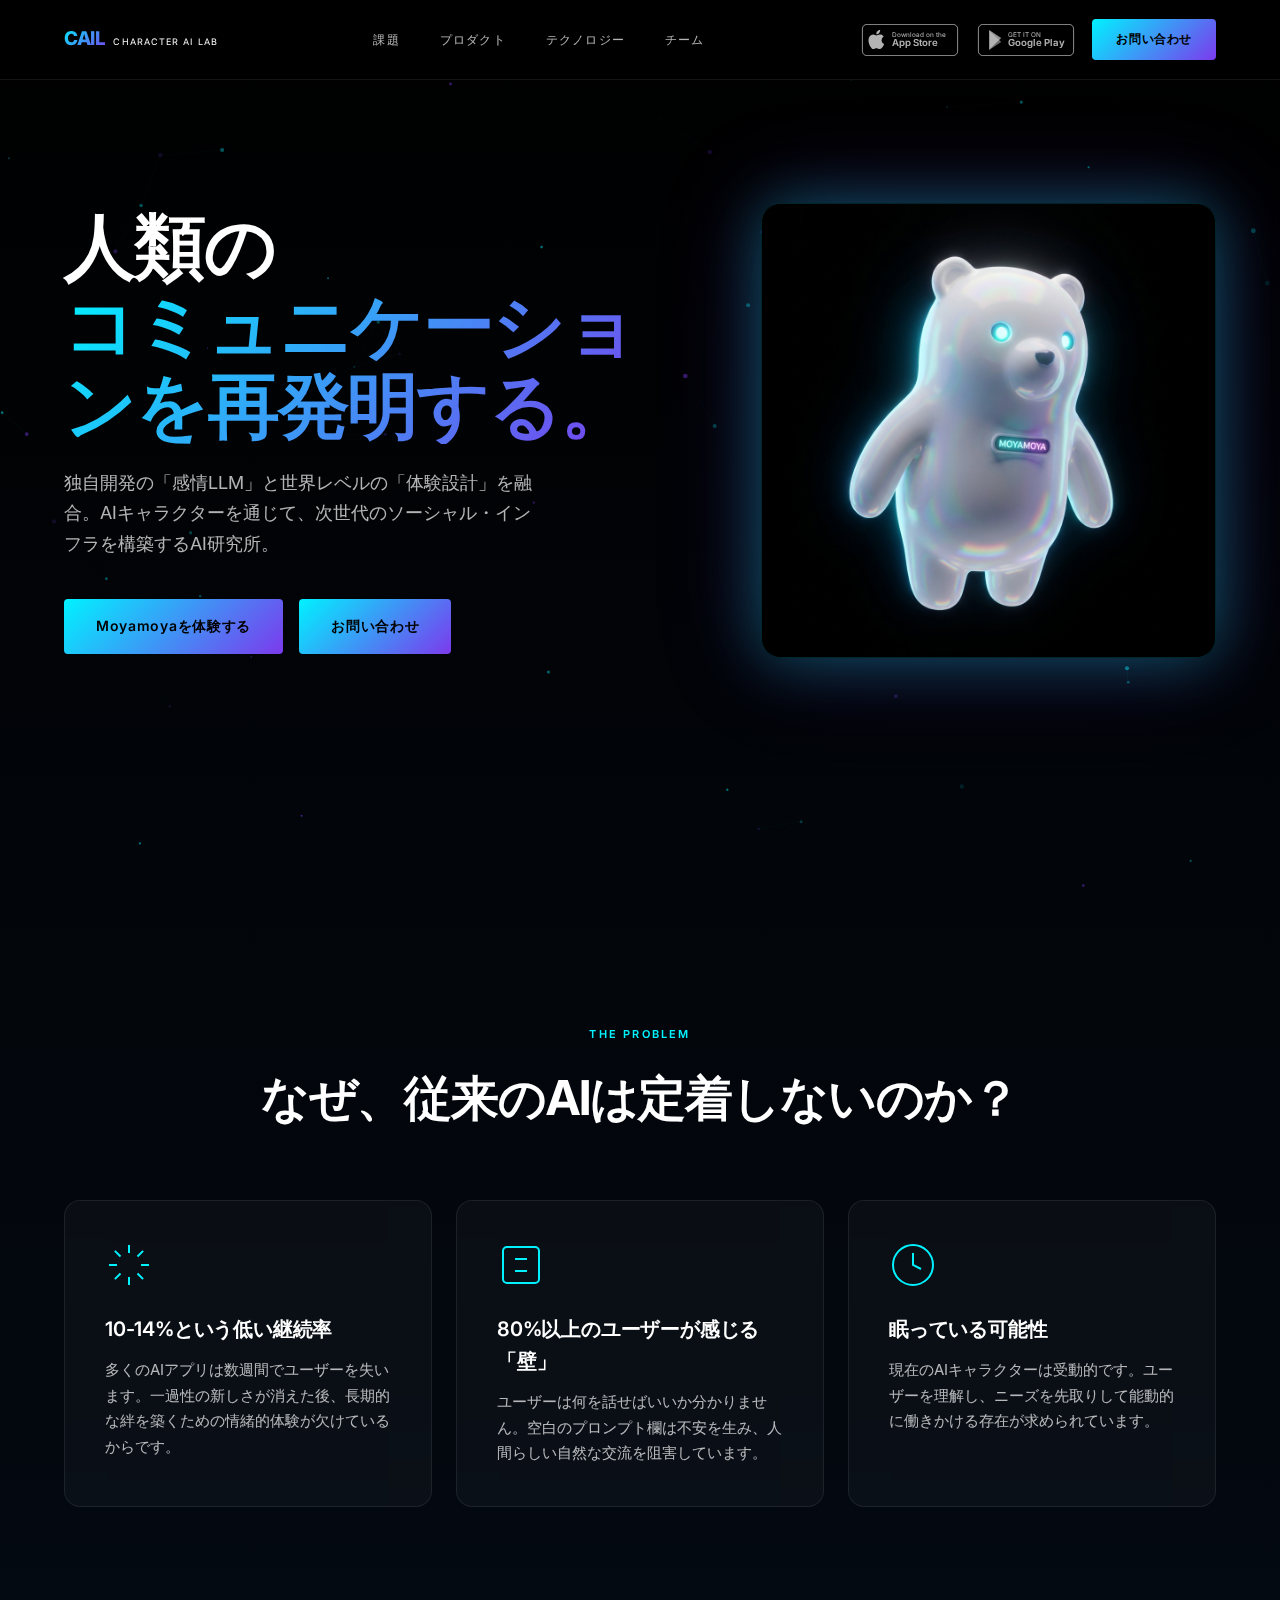
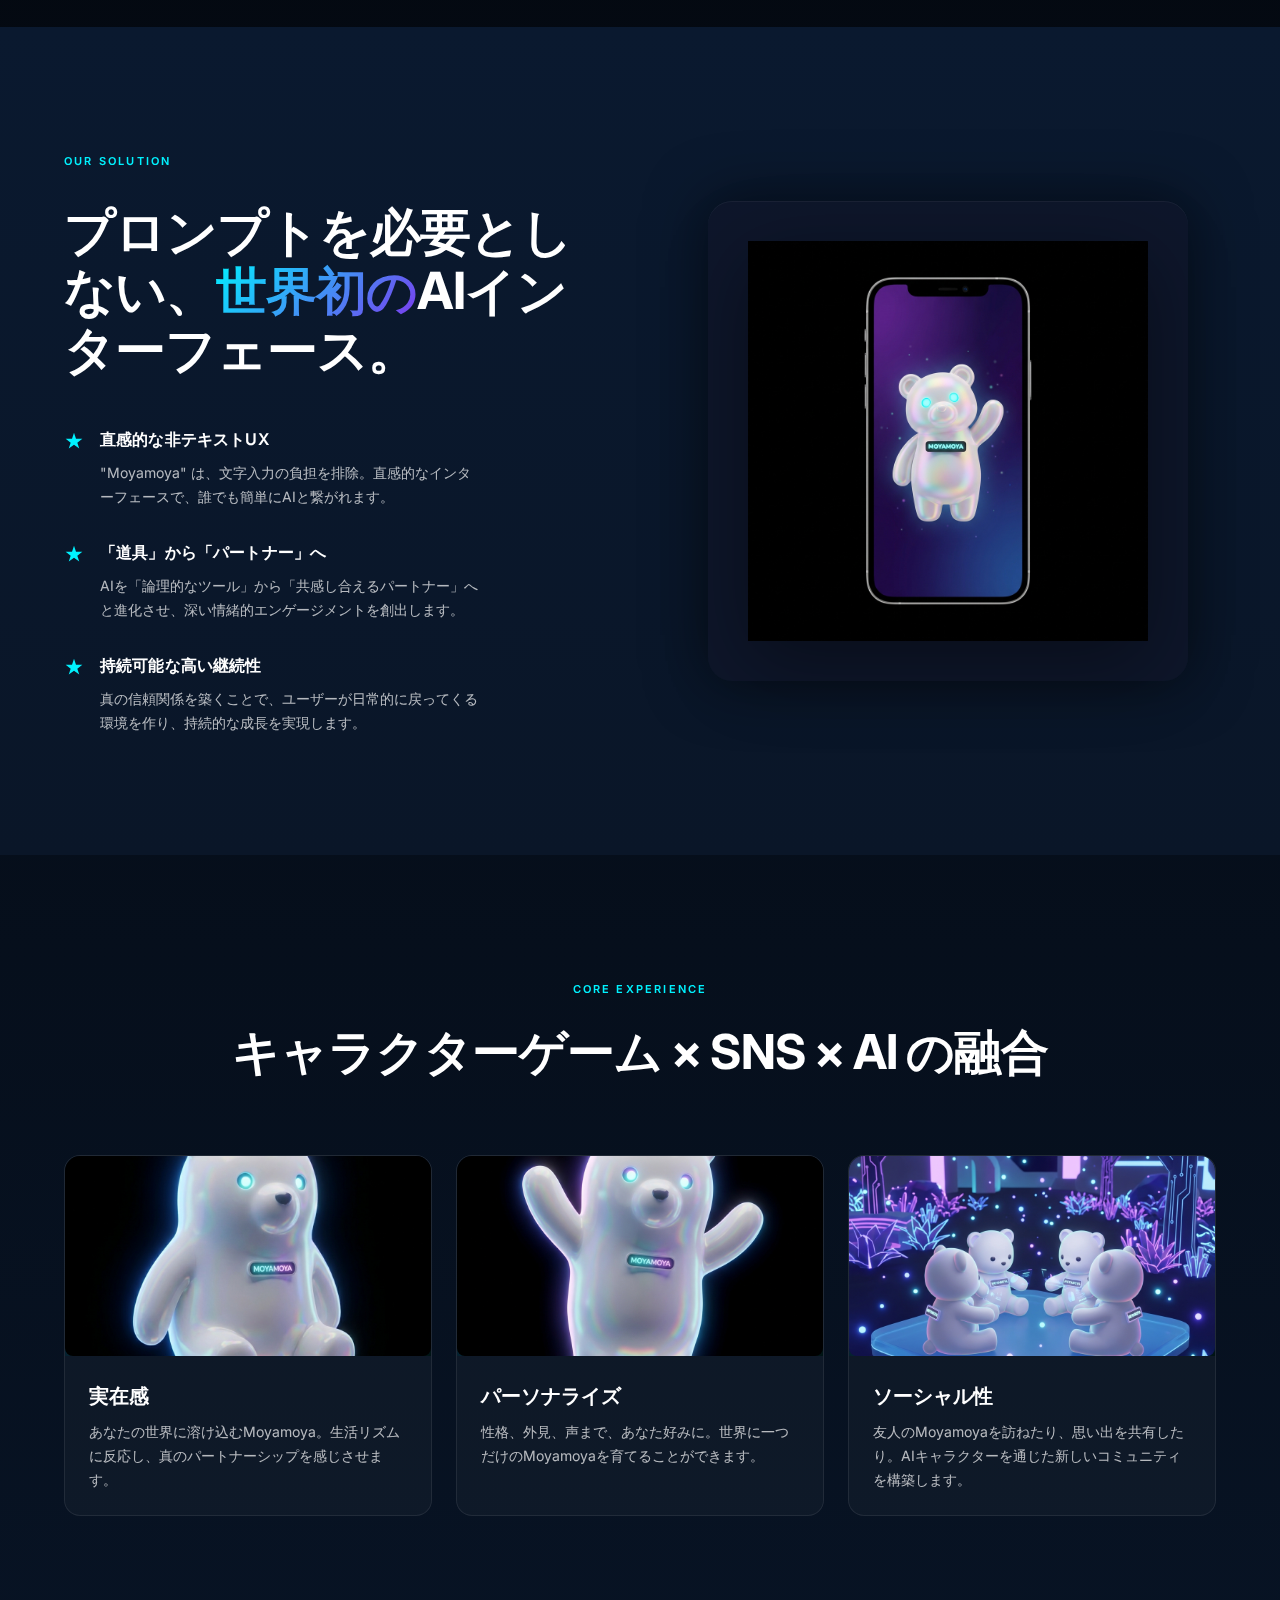
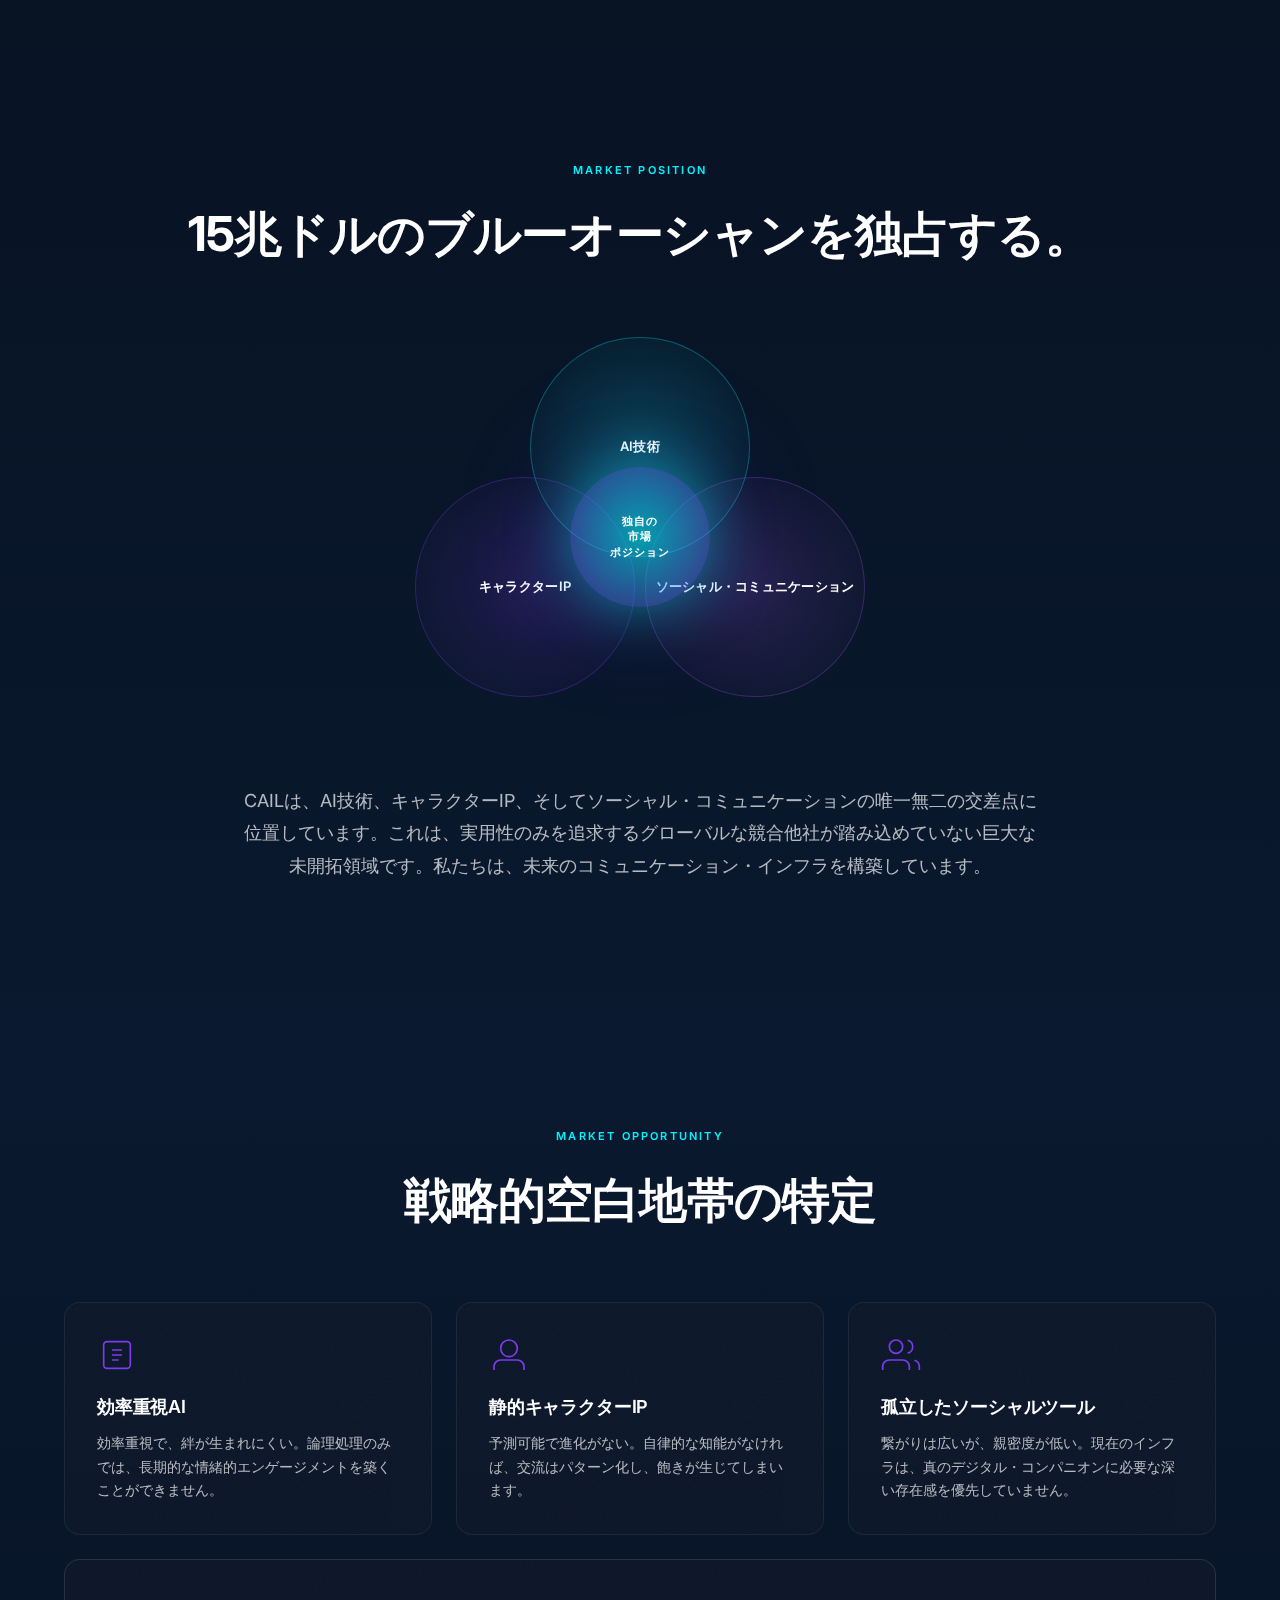
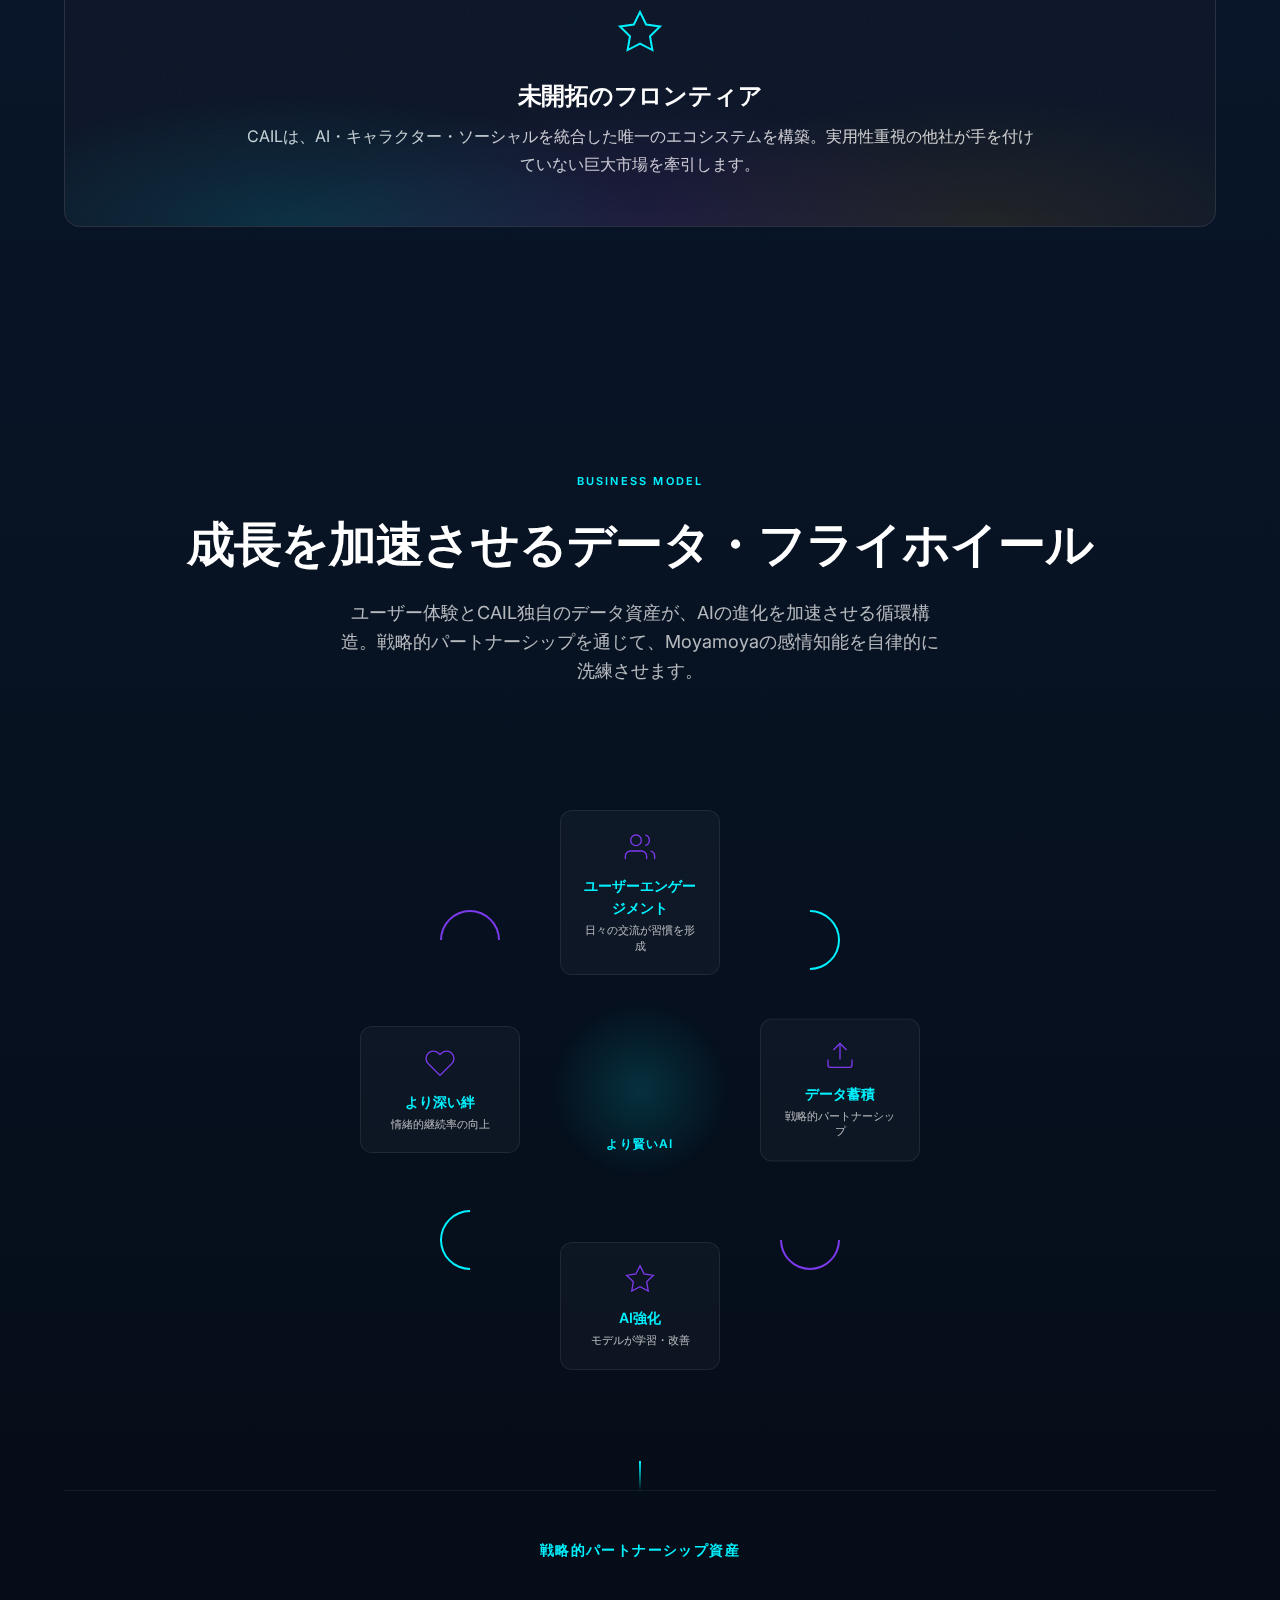
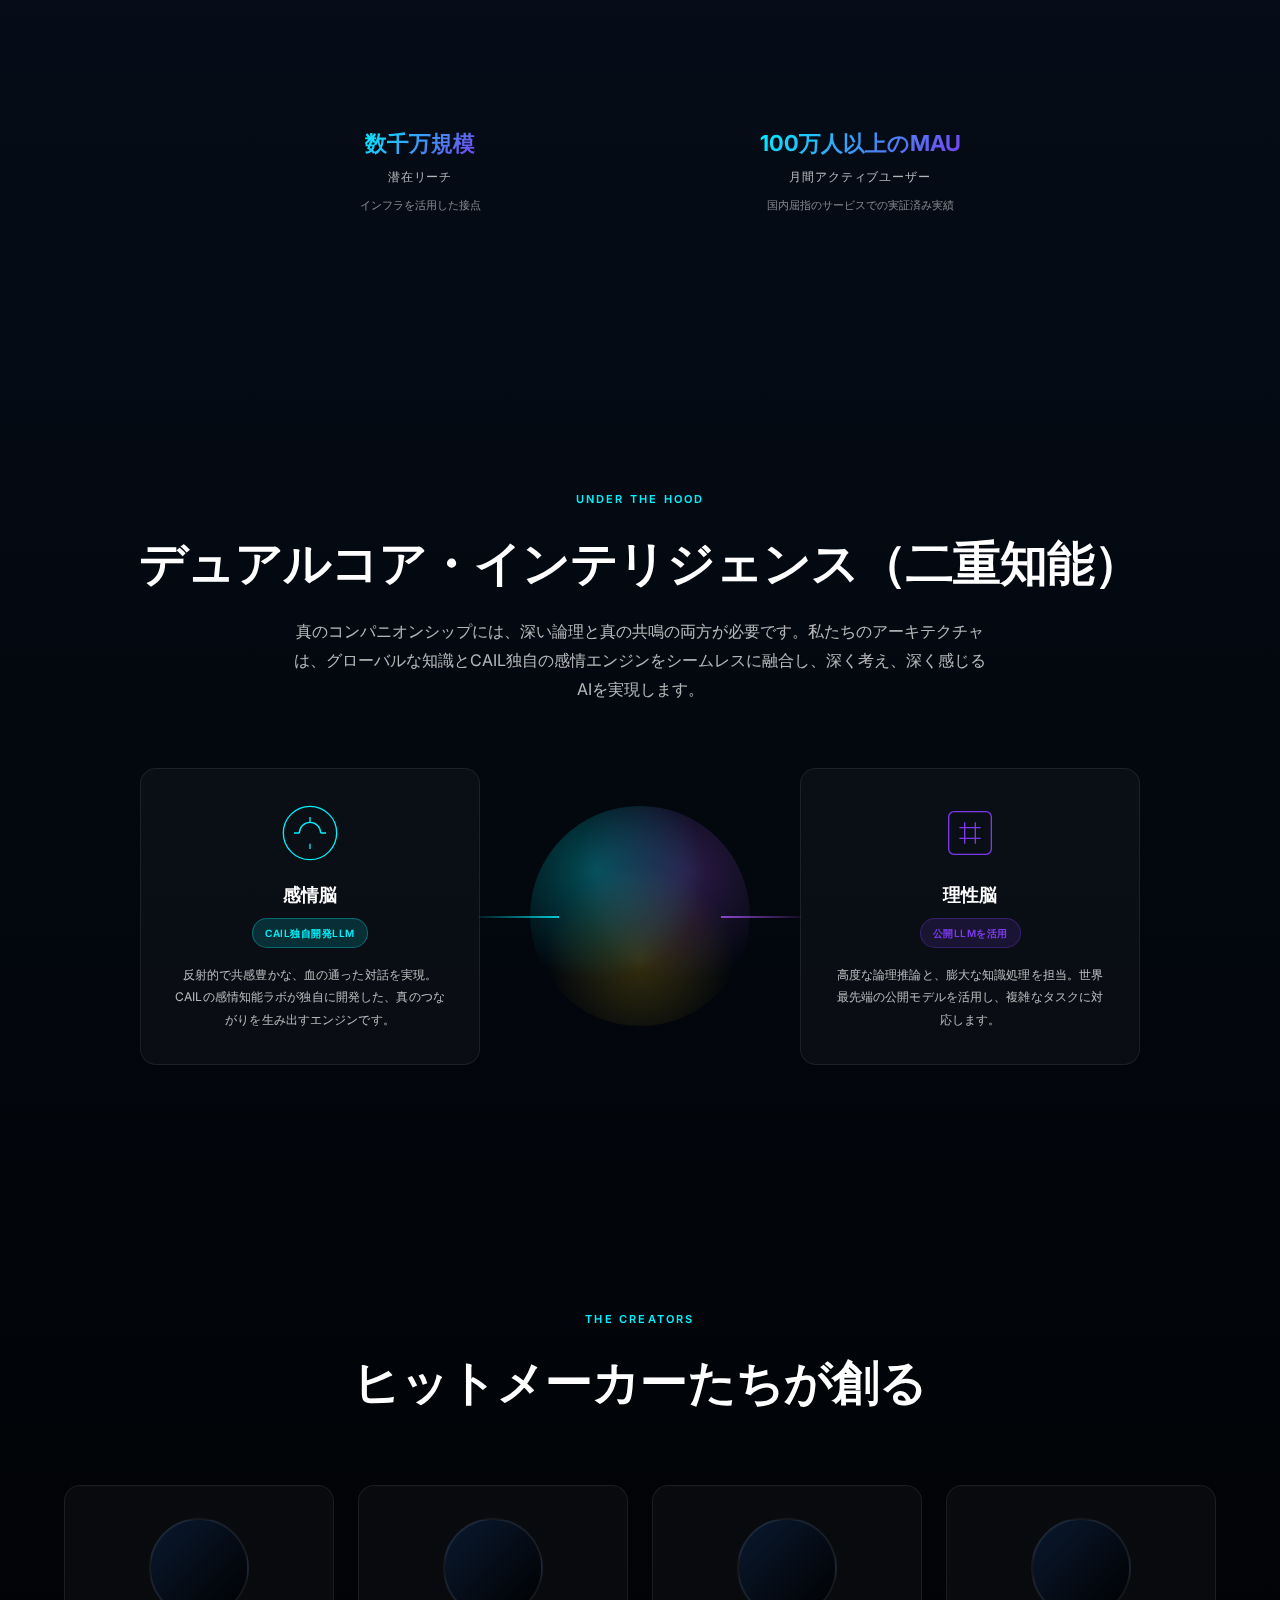
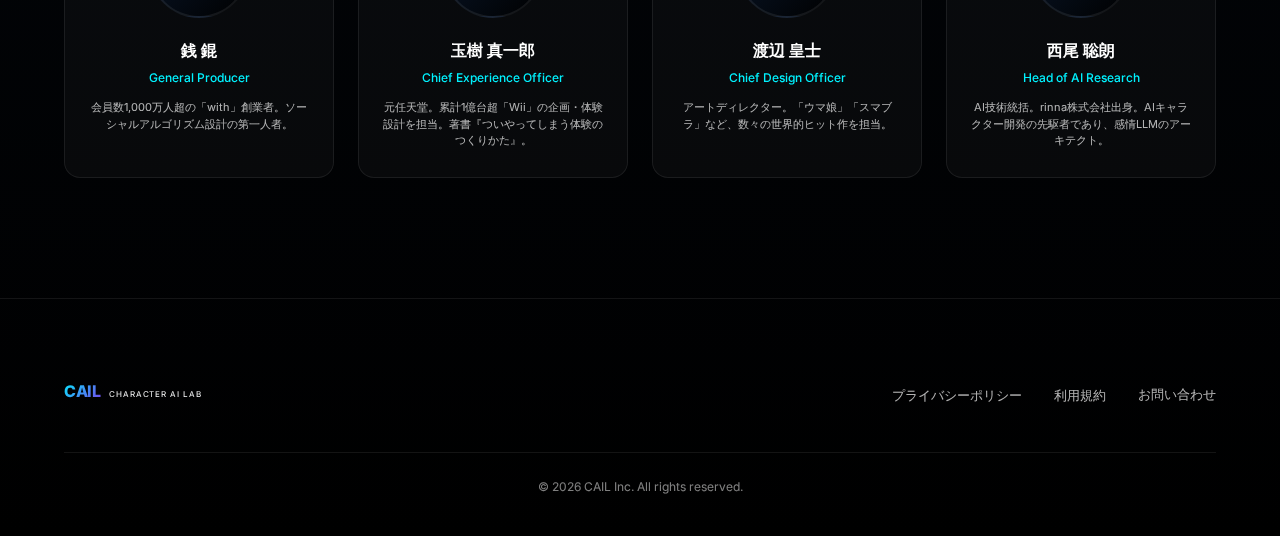
<file: cail-coporate-site_jp/index.html>
<!DOCTYPE html>
<html lang="ja">

<head>
    <meta charset="UTF-8">
    <meta name="viewport" content="width=device-width, initial-scale=1.0">
    <meta name="description" content="CAIL - Character AI Lab。キャラクター主導のAIで人類のコミュニケーションを再発明するAI研究所。">
    <title>CAIL - Character AI Lab | 人類のコミュニケーションを再発明する</title>
    <link rel="preconnect" href="https://fonts.googleapis.com">
    <link rel="preconnect" href="https://fonts.gstatic.com" crossorigin>
    <link href="https://fonts.googleapis.com/css2?family=Inter:wght@300;400;500;600;700;800&display=swap"
        rel="stylesheet">
    <link rel="stylesheet" href="styles.css">
</head>

<body>
    <!-- Particle Canvas Background -->
    <canvas id="particles-canvas"></canvas>

    <!-- Contact Modal -->
    <div class="modal-overlay" id="contactModal">
        <div class="modal-content glass-card">
            <button class="modal-close" id="modalClose">
                <svg viewBox="0 0 24 24" fill="none" stroke="currentColor" stroke-width="1">
                    <path d="M18 6L6 18M6 6l12 12" />
                </svg>
            </button>
            <h2 class="modal-title">お問い合わせ</h2>
            <p class="modal-subtitle">CAILがあなたのビジョンをどのように実現できるか、ご相談ください。</p>
            <form class="contact-form" id="contactForm">
                <div class="form-group">
                    <label for="name">お名前</label>
                    <input type="text" id="name" name="name" required placeholder="お名前をご入力ください">
                </div>
                <div class="form-group">
                    <label for="company">会社名</label>
                    <input type="text" id="company" name="company" placeholder="会社名をご入力ください">
                </div>
                <div class="form-group">
                    <label for="email">メールアドレス</label>
                    <input type="email" id="email" name="email" required placeholder="example@email.com">
                </div>
                <div class="form-group">
                    <label for="message">メッセージ</label>
                    <textarea id="message" name="message" rows="4" placeholder="お問い合わせ内容をご入力ください"></textarea>
                </div>
                <button type="submit" class="btn btn-primary btn-large btn-full">送信</button>
            </form>
        </div>
    </div>

    <!-- Header & Navigation -->
    <header class="header">
        <div class="container">
            <a href="#" class="logo">
                <span class="logo-cail">CAIL</span>
                <span class="logo-subtext">CHARACTER AI LAB</span>
            </a>
            <nav class="nav">
                <a href="#challenge" class="nav-link">課題</a>
                <a href="#product" class="nav-link">プロダクト</a>
                <a href="#technology" class="nav-link">テクノロジー</a>
                <a href="#team" class="nav-link">チーム</a>
            </nav>
            <div class="header-actions">
                <a href="https://www.apple.com/jp/app-store/" target="_blank" rel="noopener noreferrer"
                    class="store-badge" aria-label="App Storeでダウンロード">
                    <svg viewBox="0 0 120 40" fill="none" xmlns="http://www.w3.org/2000/svg">
                        <rect x="0.5" y="0.5" width="119" height="39" rx="5.5" stroke="currentColor" />
                        <path
                            d="M24.5 20.3c0-3.1 2.5-4.6 2.6-4.7-1.4-2.1-3.6-2.4-4.4-2.4-1.9-.2-3.6 1.1-4.6 1.1-.9 0-2.4-1.1-4-1.1-2 0-3.9 1.2-5 3-2.1 3.7-.5 9.1 1.5 12.1 1 1.5 2.2 3.1 3.8 3 1.5-.1 2.1-1 3.9-1s2.4 1 4 1c1.6 0 2.7-1.5 3.7-2.9 1.2-1.7 1.6-3.3 1.7-3.4-.1-.1-3.2-1.2-3.2-4.7z"
                            fill="currentColor" />
                        <path
                            d="M21.5 11.1c.8-1 1.4-2.4 1.2-3.8-1.2.1-2.7.8-3.5 1.8-.8.9-1.5 2.3-1.3 3.7 1.4.1 2.8-.7 3.6-1.7z"
                            fill="currentColor" />
                        <text x="38" y="16" fill="currentColor" font-size="8" font-family="Inter">Download on the</text>
                        <text x="38" y="28" fill="currentColor" font-size="12" font-weight="600" font-family="Inter">App
                            Store</text>
                    </svg>
                </a>
                <a href="https://play.google.com/store/games?hl=ja&pli=1" target="_blank" rel="noopener noreferrer"
                    class="store-badge" aria-label="Google Playで入手">
                    <svg viewBox="0 0 120 40" fill="none" xmlns="http://www.w3.org/2000/svg">
                        <rect x="0.5" y="0.5" width="119" height="39" rx="5.5" stroke="currentColor" />
                        <path d="M14 7.5l12 12.5-12 12.5V7.5z" fill="currentColor" />
                        <path d="M14 7.5l15 10-3 3-12-13z" fill="currentColor" opacity="0.8" />
                        <path d="M14 32.5l12-13 3 3-15 10z" fill="currentColor" opacity="0.6" />
                        <text x="38" y="16" fill="currentColor" font-size="8" font-family="Inter">GET IT ON</text>
                        <text x="38" y="28" fill="currentColor" font-size="12" font-weight="600"
                            font-family="Inter">Google Play</text>
                    </svg>
                </a>
                <button class="btn btn-primary contact-btn" id="headerContactBtn">お問い合わせ</button>
            </div>
        </div>
    </header>

    <!-- Hero Section -->
    <section class="hero" id="hero">
        <div class="container hero-grid">
            <div class="hero-content">
                <h1 class="hero-title">
                    <span class="hero-title-line">人類の</span>
                    <span class="hero-title-line gradient-text">コミュニケーションを再発明する。</span>
                </h1>
                <p class="hero-subtitle">独自開発の「感情LLM」と世界レベルの「体験設計」を融合。AIキャラクターを通じて、次世代のソーシャル・インフラを構築するAI研究所。</p>
                <div class="hero-cta">
                    <a href="#product" class="btn btn-primary btn-large">Moyamoyaを体験する</a>
                    <button class="btn btn-secondary btn-large hero-cta-secondary contact-btn"
                        id="heroContactBtn">お問い合わせ</button>
                </div>
            </div>
            <div class="hero-visual">
                <img src="images/hero_moyamoya.png" alt="Moyamoya AIコンパニオン" class="hero-image">
            </div>
        </div>
    </section>

    <!-- Section 2: The Challenge -->
    <section class="challenge" id="challenge">
        <div class="container">
            <div class="section-header">
                <span class="section-label">THE PROBLEM</span>
                <h2 class="section-title">なぜ、従来のAIは定着しないのか？</h2>
            </div>
            <div class="challenge-grid">
                <div class="glass-card">
                    <div class="card-icon">
                        <svg viewBox="0 0 24 24" fill="none" stroke="currentColor" stroke-width="1">
                            <path
                                d="M12 2v4M12 18v4M4.93 4.93l2.83 2.83M16.24 16.24l2.83 2.83M2 12h4M18 12h4M4.93 19.07l2.83-2.83M16.24 7.76l2.83-2.83" />
                        </svg>
                    </div>
                    <h3 class="card-title">10-14%という低い継続率</h3>
                    <p class="card-text">多くのAIアプリは数週間でユーザーを失います。一過性の新しさが消えた後、長期的な絆を築くための情緒的体験が欠けているからです。</p>
                </div>
                <div class="glass-card">
                    <div class="card-icon">
                        <svg viewBox="0 0 24 24" fill="none" stroke="currentColor" stroke-width="1">
                            <rect x="3" y="3" width="18" height="18" rx="2" />
                            <path d="M9 9h6M9 15h6" />
                        </svg>
                    </div>
                    <h3 class="card-title">80%以上のユーザーが感じる「壁」</h3>
                    <p class="card-text">ユーザーは何を話せばいいか分かりません。空白のプロンプト欄は不安を生み、人間らしい自然な交流を阻害しています。</p>
                </div>
                <div class="glass-card">
                    <div class="card-icon">
                        <svg viewBox="0 0 24 24" fill="none" stroke="currentColor" stroke-width="1">
                            <circle cx="12" cy="12" r="10" />
                            <path d="M12 6v6l4 2" />
                        </svg>
                    </div>
                    <h3 class="card-title">眠っている可能性</h3>
                    <p class="card-text">現在のAIキャラクターは受動的です。ユーザーを理解し、ニーズを先取りして能動的に働きかける存在が求められています。</p>
                </div>
            </div>
        </div>
    </section>

    <!-- Section 3: Product (Solution) -->
    <section class="solution" id="product">
        <div class="container">
            <div class="solution-grid">
                <div class="solution-content">
                    <span class="section-label">OUR SOLUTION</span>
                    <h2 class="solution-title">プロンプトを必要としない、<span class="gradient-text">世界初の</span>AIインターフェース。
                    </h2>
                    <div class="solution-features">
                        <div class="solution-feature">
                            <div class="feature-icon">
                                <svg viewBox="0 0 24 24" fill="currentColor">
                                    <path d="M12 2l2.4 7.4h7.6l-6 4.6 2.3 7-6.3-4.6-6.3 4.6 2.3-7-6-4.6h7.6z" />
                                </svg>
                            </div>
                            <div class="feature-text">
                                <h3>直感的な非テキストUX</h3>
                                <p>"Moyamoya" は、文字入力の負担を排除。直感的なインターフェースで、誰でも簡単にAIと繋がれます。</p>
                            </div>
                        </div>
                        <div class="solution-feature">
                            <div class="feature-icon">
                                <svg viewBox="0 0 24 24" fill="currentColor">
                                    <path d="M12 2l2.4 7.4h7.6l-6 4.6 2.3 7-6.3-4.6-6.3 4.6 2.3-7-6-4.6h7.6z" />
                                </svg>
                            </div>
                            <div class="feature-text">
                                <h3>「道具」から「パートナー」へ</h3>
                                <p>AIを「論理的なツール」から「共感し合えるパートナー」へと進化させ、深い情緒的エンゲージメントを創出します。</p>
                            </div>
                        </div>
                        <div class="solution-feature">
                            <div class="feature-icon">
                                <svg viewBox="0 0 24 24" fill="currentColor">
                                    <path d="M12 2l2.4 7.4h7.6l-6 4.6 2.3 7-6.3-4.6-6.3 4.6 2.3-7-6-4.6h7.6z" />
                                </svg>
                            </div>
                            <div class="feature-text">
                                <h3>持続可能な高い継続性</h3>
                                <p>真の信頼関係を築くことで、ユーザーが日常的に戻ってくる環境を作り、持続的な成長を実現します。</p>
                            </div>
                        </div>
                    </div>
                </div>
                <div class="solution-visual">
                    <div class="iphone-mockup-container">
                        <img src="images/iphone_mockup_3d.png" loading="lazy" alt="iPhone上のMoyamoyaアプリ"
                            class="iphone-mockup-img">
                    </div>
                </div>
            </div>
        </div>
    </section>

    <!-- Section 4: 3 Pillars -->
    <section class="pillars" id="pillars">
        <div class="container">
            <div class="section-header">
                <span class="section-label">CORE EXPERIENCE</span>
                <h2 class="section-title">キャラクターゲーム × SNS × AI の融合</h2>
            </div>
            <div class="pillars-grid">
                <div class="pillar-card">
                    <div class="pillar-visual">
                        <img src="images/pillar_presence.png" loading="lazy" alt="実在感 - Moyamoyaとの暮らし">
                    </div>
                    <h3 class="pillar-title">実在感</h3>
                    <p class="pillar-text">あなたの世界に溶け込むMoyamoya。生活リズムに反応し、真のパートナーシップを感じさせます。</p>
                </div>
                <div class="pillar-card">
                    <div class="pillar-visual">
                        <img src="images/pillar_personalization.png" loading="lazy" alt="パーソナライズ - Moyamoyaをカスタマイズ">
                    </div>
                    <h3 class="pillar-title">パーソナライズ</h3>
                    <p class="pillar-text">性格、外見、声まで、あなた好みに。世界に一つだけのMoyamoyaを育てることができます。</p>
                </div>
                <div class="pillar-card">
                    <div class="pillar-visual">
                        <img src="images/pillar_sociality.webp" loading="lazy" alt="ソーシャル性 - 他者と繋がる">
                    </div>
                    <h3 class="pillar-title">ソーシャル性</h3>
                    <p class="pillar-text">友人のMoyamoyaを訪ねたり、思い出を共有したり。AIキャラクターを通じた新しいコミュニティを構築します。</p>
                </div>
            </div>
        </div>
    </section>

    <!-- Section 5: Blue Ocean Strategy -->
    <section class="blueocean" id="blueocean">
        <div class="container">
            <div class="section-header">
                <span class="section-label">MARKET POSITION</span>
                <h2 class="section-title">15兆ドルのブルーオーシャンを独占する。</h2>
            </div>
            <div class="blueocean-content">
                <div class="venn-diagram">
                    <div class="venn-circle venn-ai">
                        <span>AI技術</span>
                    </div>
                    <div class="venn-circle venn-character">
                        <span>キャラクターIP</span>
                    </div>
                    <div class="venn-circle venn-social">
                        <span>ソーシャル・コミュニケーション</span>
                    </div>
                    <div class="venn-center">
                        <span>独自の<br>市場<br>ポジション</span>
                    </div>
                </div>
                <p class="blueocean-text">
                    CAILは、AI技術、キャラクターIP、そしてソーシャル・コミュニケーションの唯一無二の交差点に位置しています。これは、実用性のみを追求するグローバルな競合他社が踏み込めていない巨大な未開拓領域です。私たちは、未来のコミュニケーション・インフラを構築しています。
                </p>
            </div>
        </div>
    </section>

    <!-- Section 6: Market Landscape (Bento Grid) -->
    <section class="landscape" id="landscape">
        <div class="container">
            <div class="section-header">
                <span class="section-label">MARKET OPPORTUNITY</span>
                <h2 class="section-title">戦略的空白地帯の特定</h2>
            </div>
            <div class="strategic-gap-grid">
                <div class="gap-card gap-card-limitation">
                    <div class="gap-icon">
                        <svg viewBox="0 0 24 24" fill="none" stroke="currentColor" stroke-width="1">
                            <rect x="4" y="4" width="16" height="16" rx="2" />
                            <path d="M9 9h6M9 12h6M9 15h4" />
                        </svg>
                    </div>
                    <h3 class="gap-title">効率重視AI</h3>
                    <p class="gap-text">効率重視で、絆が生まれにくい。論理処理のみでは、長期的な情緒的エンゲージメントを築くことができません。</p>
                </div>
                <div class="gap-card gap-card-limitation">
                    <div class="gap-icon">
                        <svg viewBox="0 0 24 24" fill="none" stroke="currentColor" stroke-width="1">
                            <circle cx="12" cy="8" r="5" />
                            <path d="M3 21v-2a4 4 0 0 1 4-4h10a4 4 0 0 1 4 4v2" />
                        </svg>
                    </div>
                    <h3 class="gap-title">静的キャラクターIP</h3>
                    <p class="gap-text">予測可能で進化がない。自律的な知能がなければ、交流はパターン化し、飽きが生じてしまいます。</p>
                </div>
                <div class="gap-card gap-card-limitation">
                    <div class="gap-icon">
                        <svg viewBox="0 0 24 24" fill="none" stroke="currentColor" stroke-width="1">
                            <path d="M17 21v-2a4 4 0 0 0-4-4H5a4 4 0 0 0-4 4v2" />
                            <circle cx="9" cy="7" r="4" />
                            <path d="M23 21v-2a4 4 0 0 0-3-3.87M16 3.13a4 4 0 0 1 0 7.75" />
                        </svg>
                    </div>
                    <h3 class="gap-title">孤立したソーシャルツール</h3>
                    <p class="gap-text">繋がりは広いが、親密度が低い。現在のインフラは、真のデジタル・コンパニオンに必要な深い存在感を優先していません。</p>
                </div>
                <div class="gap-card gap-card-featured">
                    <div class="featured-glow"></div>
                    <div class="gap-icon gap-icon-featured">
                        <svg viewBox="0 0 24 24" fill="none" stroke="currentColor" stroke-width="1">
                            <polygon
                                points="12 2 15.09 8.26 22 9.27 17 14.14 18.18 21.02 12 17.77 5.82 21.02 7 14.14 2 9.27 8.91 8.26 12 2" />
                        </svg>
                    </div>
                    <h3 class="gap-title gap-title-featured">未開拓のフロンティア</h3>
                    <p class="gap-text gap-text-featured">
                        CAILは、AI・キャラクター・ソーシャルを統合した唯一のエコシステムを構築。実用性重視の他社が手を付けていない巨大市場を牽引します。</p>
                </div>
            </div>
        </div>
    </section>

    <!-- Section 7: Growth Engine (Flywheel) -->
    <section class="growth" id="growth">
        <div class="container">
            <div class="section-header">
                <span class="section-label">BUSINESS MODEL</span>
                <h2 class="section-title">成長を加速させるデータ・フライホイール</h2>
                <p class="section-subtitle">
                    ユーザー体験とCAIL独自のデータ資産が、AIの進化を加速させる循環構造。戦略的パートナーシップを通じて、Moyamoyaの感情知能を自律的に洗練させます。</p>
            </div>
            <div class="flywheel-partners-layout">
                <div class="flywheel-container">
                    <div class="flywheel">
                        <div class="flywheel-center">
                            <img src="images/dualcore_moyamoya.png" loading="lazy" alt="Moyamoyaコア"
                                class="flywheel-moya">
                            <span class="flywheel-label">より賢いAI</span>
                        </div>
                        <div class="flywheel-node flywheel-node-1">
                            <div class="flywheel-icon">
                                <svg viewBox="0 0 24 24" fill="none" stroke="currentColor" stroke-width="1">
                                    <path d="M17 21v-2a4 4 0 0 0-4-4H5a4 4 0 0 0-4 4v2" />
                                    <circle cx="9" cy="7" r="4" />
                                    <path d="M23 21v-2a4 4 0 0 0-3-3.87" />
                                    <path d="M16 3.13a4 4 0 0 1 0 7.75" />
                                </svg>
                            </div>
                            <span>ユーザーエンゲージメント</span>
                            <p>日々の交流が習慣を形成</p>
                        </div>
                        <div class="flywheel-arrow flywheel-arrow-1"></div>
                        <div class="flywheel-node flywheel-node-2" id="dataAccumulationNode">
                            <div class="flywheel-icon">
                                <svg viewBox="0 0 24 24" fill="none" stroke="currentColor" stroke-width="1">
                                    <path d="M21 15v4a2 2 0 0 1-2 2H5a2 2 0 0 1-2-2v-4" />
                                    <polyline points="17 8 12 3 7 8" />
                                    <line x1="12" y1="3" x2="12" y2="15" />
                                </svg>
                            </div>
                            <span>データ蓄積</span>
                            <p>戦略的パートナーシップ</p>
                        </div>
                        <div class="flywheel-arrow flywheel-arrow-2"></div>
                        <div class="flywheel-node flywheel-node-3">
                            <div class="flywheel-icon">
                                <svg viewBox="0 0 24 24" fill="none" stroke="currentColor" stroke-width="1">
                                    <polygon
                                        points="12 2 15.09 8.26 22 9.27 17 14.14 18.18 21.02 12 17.77 5.82 21.02 7 14.14 2 9.27 8.91 8.26 12 2" />
                                </svg>
                            </div>
                            <span>AI強化</span>
                            <p>モデルが学習・改善</p>
                        </div>
                        <div class="flywheel-arrow flywheel-arrow-3"></div>
                        <div class="flywheel-node flywheel-node-4">
                            <div class="flywheel-icon">
                                <svg viewBox="0 0 24 24" fill="none" stroke="currentColor" stroke-width="1">
                                    <path
                                        d="M20.84 4.61a5.5 5.5 0 0 0-7.78 0L12 5.67l-1.06-1.06a5.5 5.5 0 0 0-7.78 7.78l1.06 1.06L12 21.23l7.78-7.78 1.06-1.06a5.5 5.5 0 0 0 0-7.78z" />
                                </svg>
                            </div>
                            <span>より深い絆</span>
                            <p>情緒的継続率の向上</p>
                        </div>
                        <div class="flywheel-arrow flywheel-arrow-4"></div>
                    </div>
                </div>
                <div class="strategic-partners">
                    <div class="partner-connection-line"></div>
                    <h3 class="partners-subtitle">戦略的パートナーシップ資産</h3>
                    <div class="partners-grid">
                        <div class="partner-item">
                            <div class="partner-logo partner-docomo">
                                <img src="images/logo_docomo.png" loading="lazy" alt="NTT docomo">
                            </div>
                            <div class="partner-badge">
                                <span class="badge-value">数千万規模</span>
                                <span class="badge-label">潜在リーチ</span>
                                <span class="badge-desc">インフラを活用した接点</span>
                            </div>
                        </div>
                        <div class="partner-item">
                            <div class="partner-logo partner-with">
                                <img src="images/logo_with.png" loading="lazy" alt="with">
                            </div>
                            <div class="partner-badge">
                                <span class="badge-value">100万人以上のMAU</span>
                                <span class="badge-label">月間アクティブユーザー</span>
                                <span class="badge-desc">国内屈指のサービスでの実証済み実績</span>
                            </div>
                        </div>
                    </div>
                </div>
            </div>
        </div>
    </section>

    <!-- Section 8: Dual-Core Architecture -->
    <section class="technology" id="technology">
        <div class="container">
            <div class="section-header">
                <span class="section-label">UNDER THE HOOD</span>
                <h2 class="section-title">デュアルコア・インテリジェンス（二重知能）</h2>
                <p class="section-intro">
                    真のコンパニオンシップには、深い論理と真の共鳴の両方が必要です。私たちのアーキテクチャは、グローバルな知識とCAIL独自の感情エンジンをシームレスに融合し、深く考え、深く感じるAIを実現します。
                </p>
            </div>
            <div class="dualcore-visual">
                <div class="brain brain-left">
                    <div class="brain-icon">
                        <svg viewBox="0 0 48 48" fill="none" stroke="currentColor" stroke-width="1">
                            <circle cx="24" cy="24" r="20" />
                            <path d="M16 24c0-4.4 3.6-8 8-8s8 3.6 8 8" />
                            <path d="M12 24h4M32 24h4M24 12v4M24 32v4" />
                        </svg>
                    </div>
                    <h3 class="brain-title">感情脳</h3>
                    <span class="brain-badge">CAIL独自開発LLM</span>
                    <p class="brain-text">反射的で共感豊かな、血の通った対話を実現。CAILの感情知能ラボが独自に開発した、真のつながりを生み出すエンジンです。</p>
                    <div class="synaptic-pulse pulse-to-center pulse-neon"></div>
                </div>
                <div class="moyamoya-center">
                    <div class="iridescent-glow"></div>
                    <img src="images/dualcore_moyamoya.png" loading="lazy" alt="Moyamoyaコア">
                </div>
                <div class="brain brain-right">
                    <div class="brain-icon">
                        <svg viewBox="0 0 48 48" fill="none" stroke="currentColor" stroke-width="1">
                            <rect x="8" y="8" width="32" height="32" rx="4" />
                            <path d="M16 20h16M16 28h16M20 16v16M28 16v16" />
                        </svg>
                    </div>
                    <h3 class="brain-title">理性脳</h3>
                    <span class="brain-badge brain-badge-alt">公開LLMを活用</span>
                    <p class="brain-text">高度な論理推論と、膨大な知識処理を担当。世界最先端の公開モデルを活用し、複雑なタスクに対応します。</p>
                    <div class="synaptic-pulse pulse-to-center pulse-purple"></div>
                </div>
            </div>
        </div>
    </section>

    <!-- Section 9: Team -->
    <section class="team" id="team">
        <div class="container">
            <div class="section-header">
                <span class="section-label">THE CREATORS</span>
                <h2 class="section-title">ヒットメーカーたちが創る</h2>
            </div>
            <div class="team-grid">
                <div class="team-card">
                    <div class="team-avatar">
                        <img src="images/team_producer.webp" loading="lazy" alt="銭 錕">
                    </div>
                    <h3 class="team-name">銭 錕</h3>
                    <p class="team-role">General Producer</p>
                    <p class="team-bio">会員数1,000万人超の「with」創業者。ソーシャルアルゴリズム設計の第一人者。</p>
                </div>
                <div class="team-card">
                    <div class="team-avatar">
                        <img src="images/team_tech.webp" loading="lazy" alt="玉樹 真一郎">
                    </div>
                    <h3 class="team-name">玉樹 真一郎</h3>
                    <p class="team-role">Chief Experience Officer</p>
                    <p class="team-bio">元任天堂。累計1億台超「Wii」の企画・体験設計を担当。著書『ついやってしまう体験のつくりかた』。</p>
                </div>
                <div class="team-card">
                    <div class="team-avatar">
                        <img src="images/team_design.webp" loading="lazy" alt="渡辺 皇士">
                    </div>
                    <h3 class="team-name">渡辺 皇士</h3>
                    <p class="team-role">Chief Design Officer</p>
                    <p class="team-bio">アートディレクター。「ウマ娘」「スマブラ」など、数々の世界的ヒット作を担当。</p>
                </div>
                <div class="team-card">
                    <div class="team-avatar">
                        <img src="images/team_ai.webp" loading="lazy" alt="西尾 聡朗">
                    </div>
                    <h3 class="team-name">西尾 聡朗</h3>
                    <p class="team-role">Head of AI Research</p>
                    <p class="team-bio">AI技術統括。rinna株式会社出身。AIキャラクター開発の先駆者であり、感情LLMのアーキテクト。</p>
                </div>
            </div>
        </div>
    </section>



    <!-- Footer -->
    <footer class="footer" id="contact">
        <div class="container">
            <div class="footer-content">
                <div class="footer-brand">
                    <a href="#" class="logo footer-logo">
                        <span class="logo-cail">CAIL</span>
                        <span class="logo-subtext">CHARACTER AI LAB</span>
                    </a>
                </div>
                <div class="footer-links">
                    <a href="privacy-policy.html" class="footer-link">プライバシーポリシー</a>
                    <a href="terms-of-service.html" class="footer-link">利用規約</a>
                    <button class="footer-link contact-btn" id="footerContactBtn">お問い合わせ</button>
                </div>
            </div>
            <div class="footer-bottom">
                <p>&copy; 2026 CAIL Inc. All rights reserved.</p>
            </div>
        </div>
    </footer>

    <script src="particles.js"></script>
    <script>
        // Contact Modal Logic
        const modal = document.getElementById('contactModal');
        const headerBtn = document.getElementById('headerContactBtn');
        const heroBtn = document.getElementById('heroContactBtn');
        const footerBtn = document.getElementById('footerContactBtn');
        const closeBtn = document.getElementById('modalClose');
        const form = document.getElementById('contactForm');

        function openModal() {
            modal.classList.add('active');
            document.body.style.overflow = 'hidden';
        }

        function closeModal() {
            modal.classList.remove('active');
            document.body.style.overflow = '';
        }

        headerBtn.addEventListener('click', openModal);
        heroBtn.addEventListener('click', openModal);
        footerBtn.addEventListener('click', openModal);
        closeBtn.addEventListener('click', closeModal);
        modal.addEventListener('click', (e) => {
            if (e.target === modal) closeModal();
        });

        form.addEventListener('submit', (e) => {
            e.preventDefault();
            const name = document.getElementById('name').value;
            const company = document.getElementById('company').value;
            const email = document.getElementById('email').value;
            const message = document.getElementById('message').value;

            const body = `Name: ${name}%0D%0ACompany: ${company}%0D%0AEmail: ${email}%0D%0A%0D%0AMessage:%0D%0A${encodeURIComponent(message)}`;
            const subject = encodeURIComponent('コーポレートサイトからのお問い合わせ');

            window.location.href = `mailto:info@cail.inc?subject=${subject}&body=${body}`;
            closeModal();
        });
    </script>
</body>

</html>
</file>
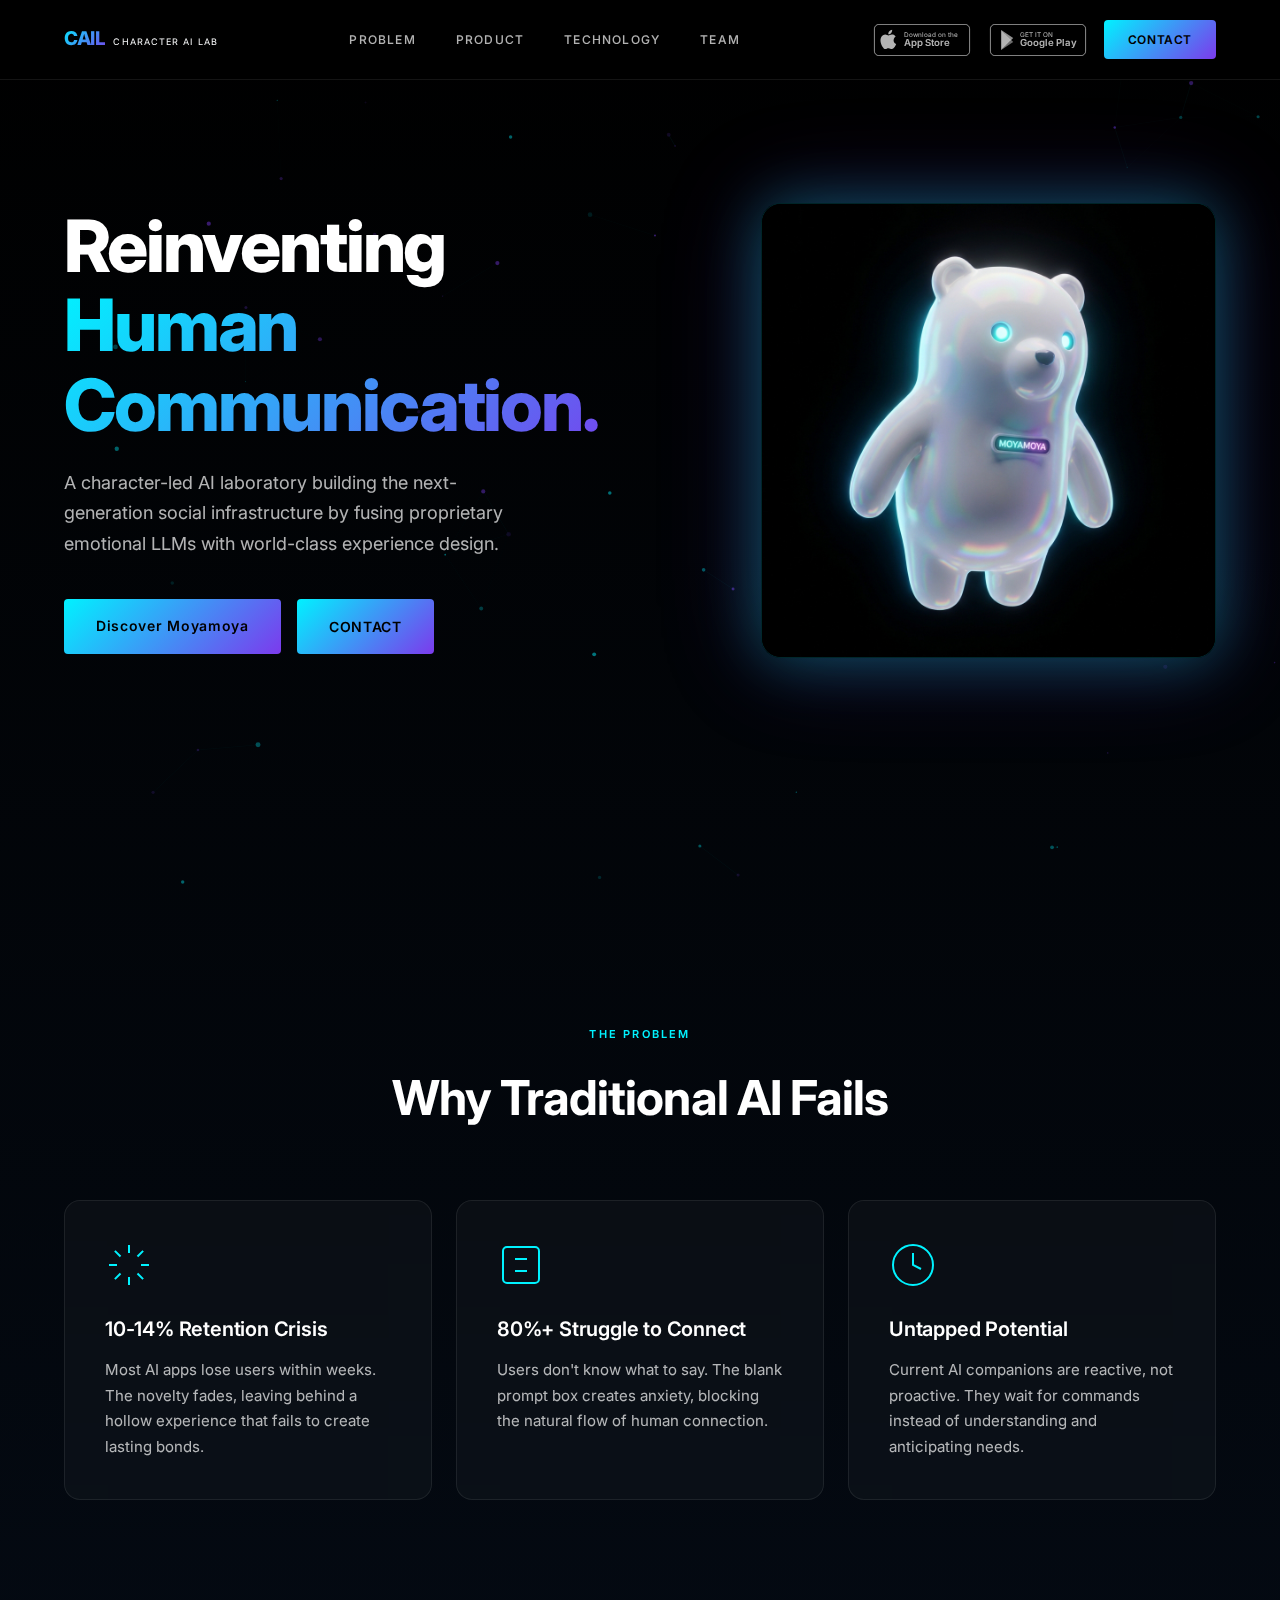
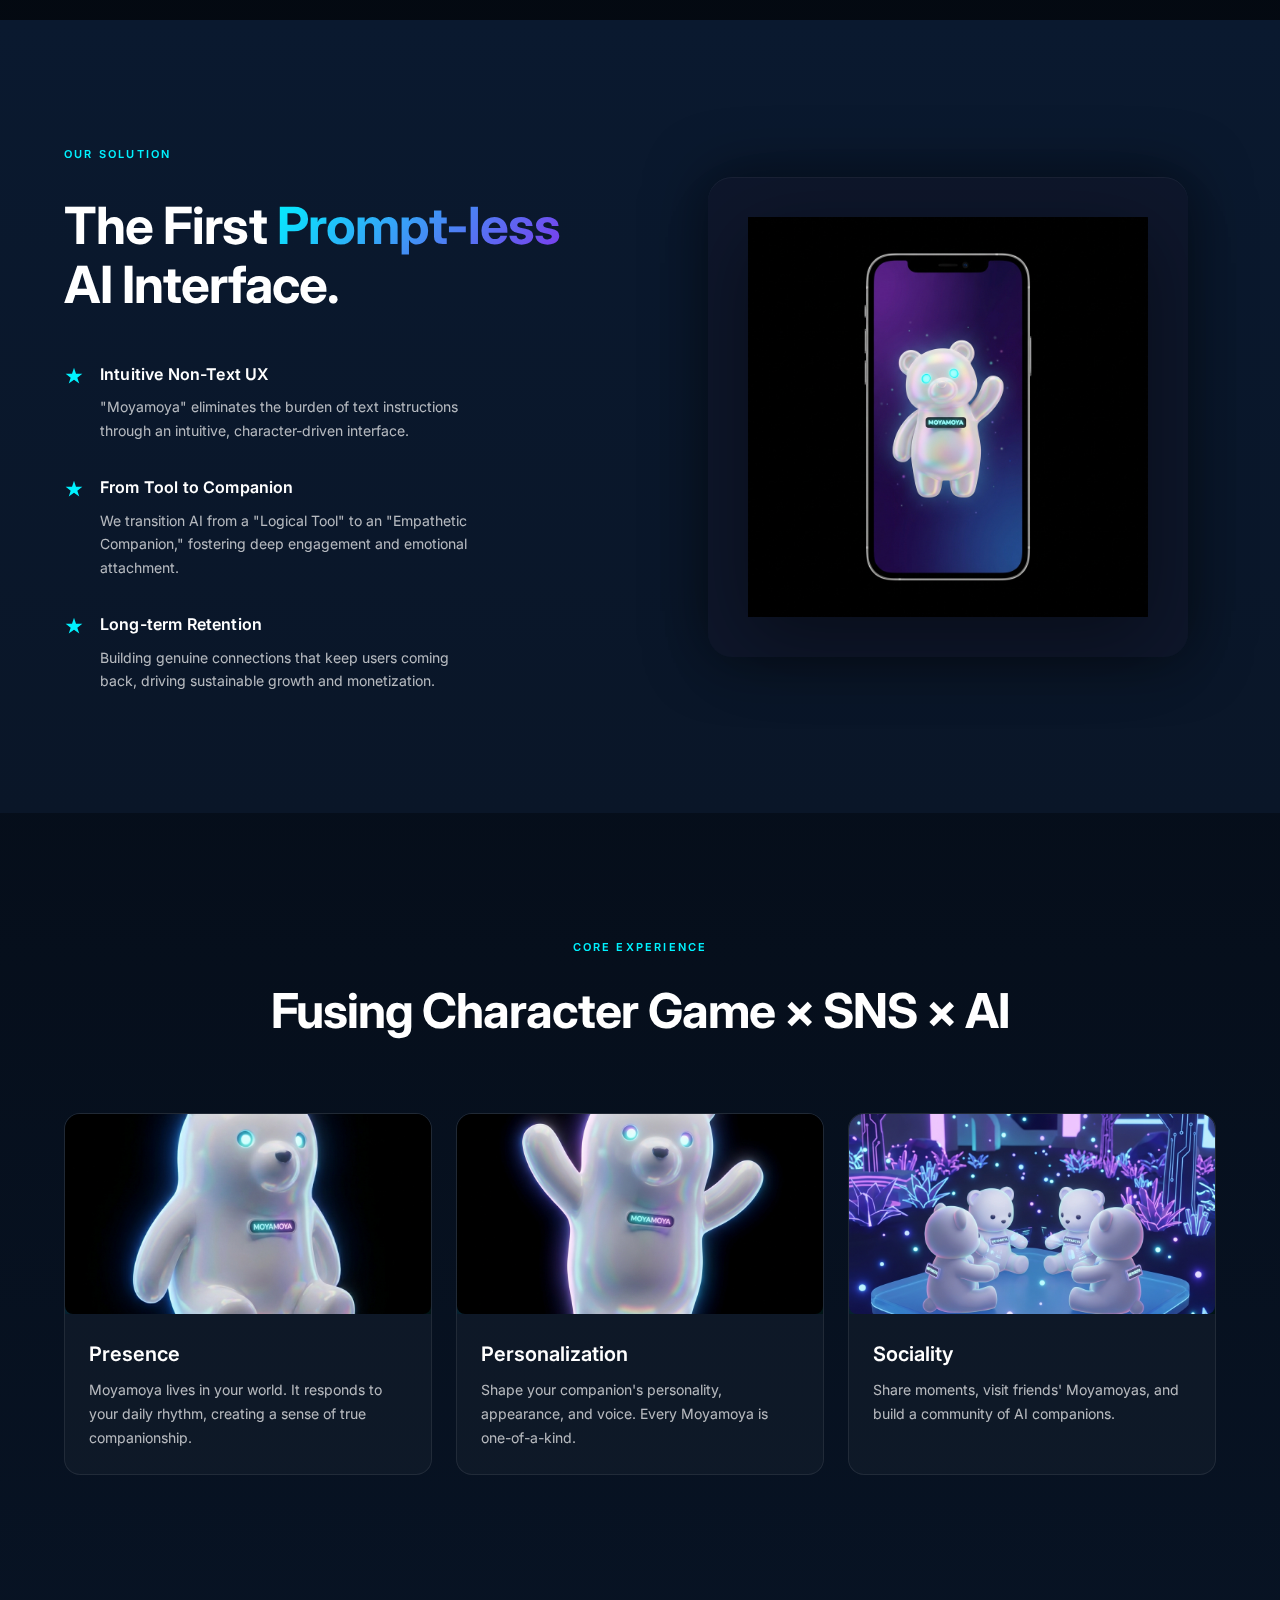
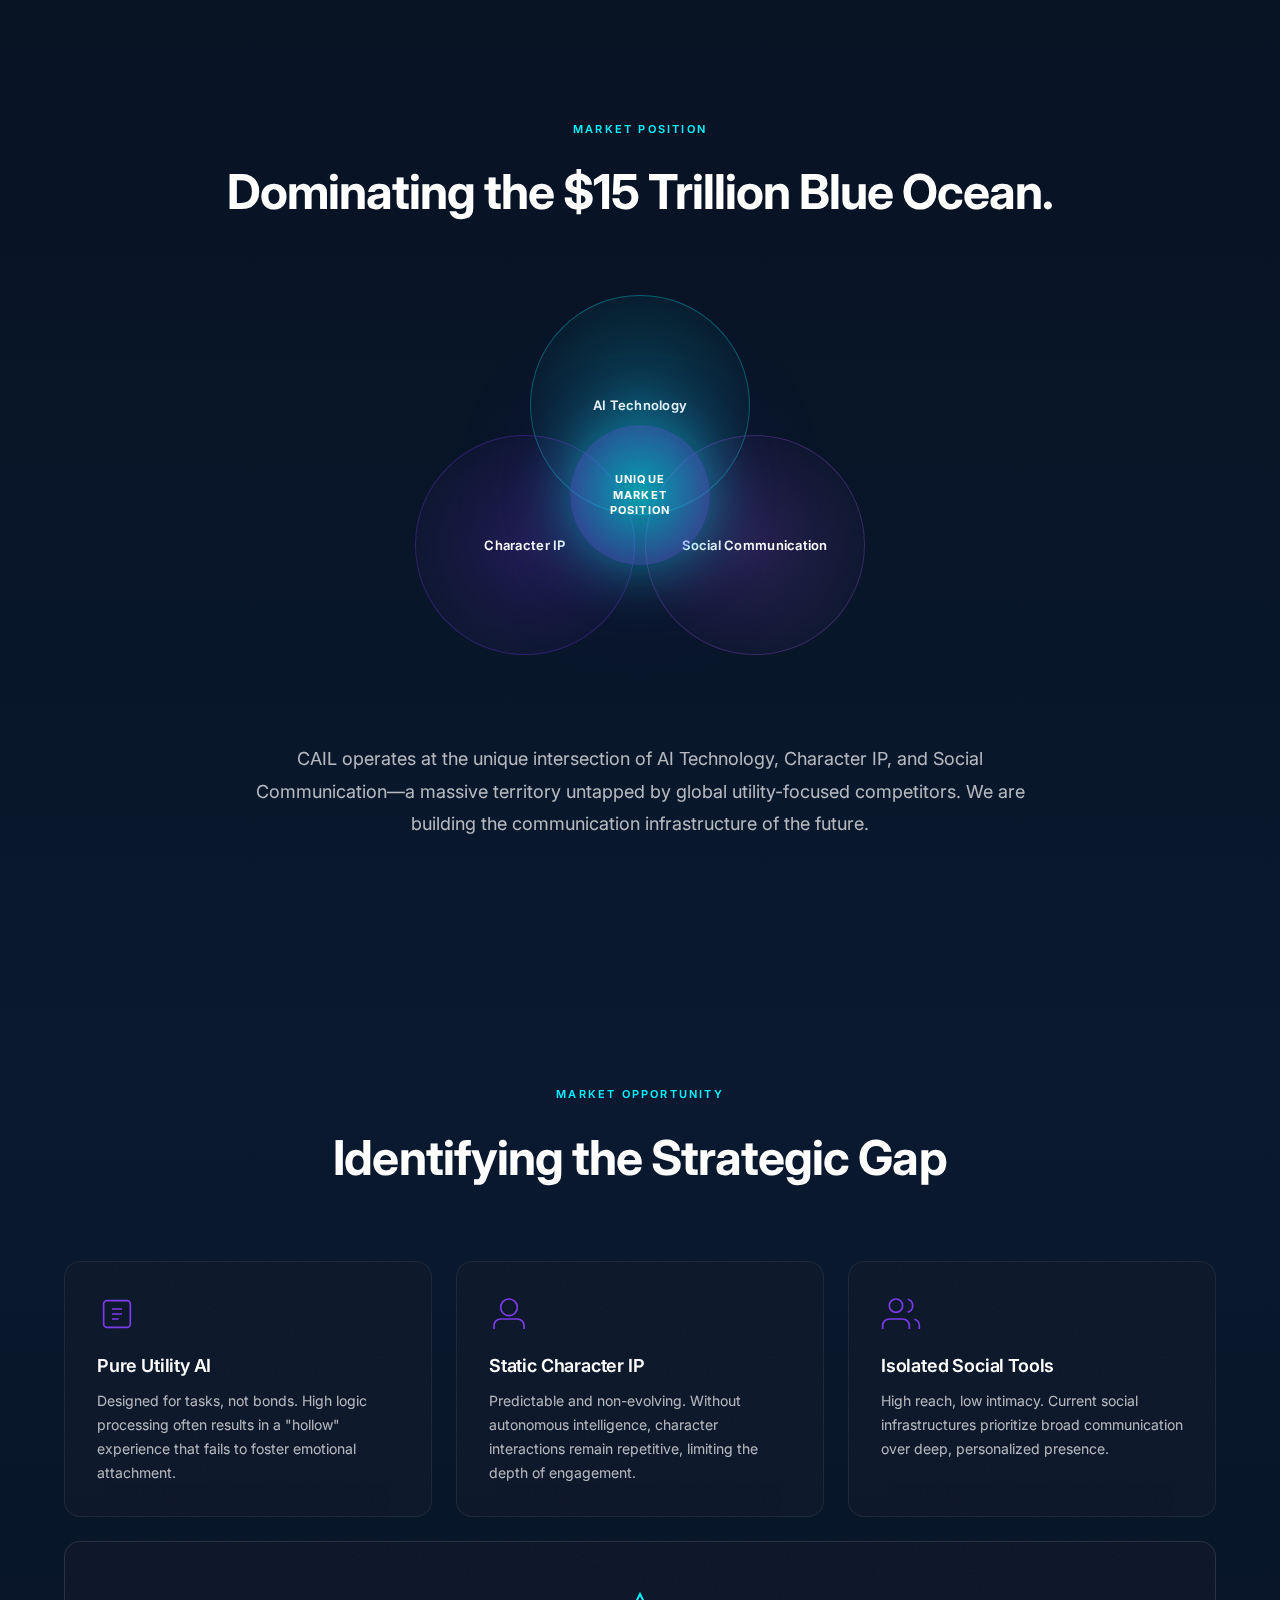
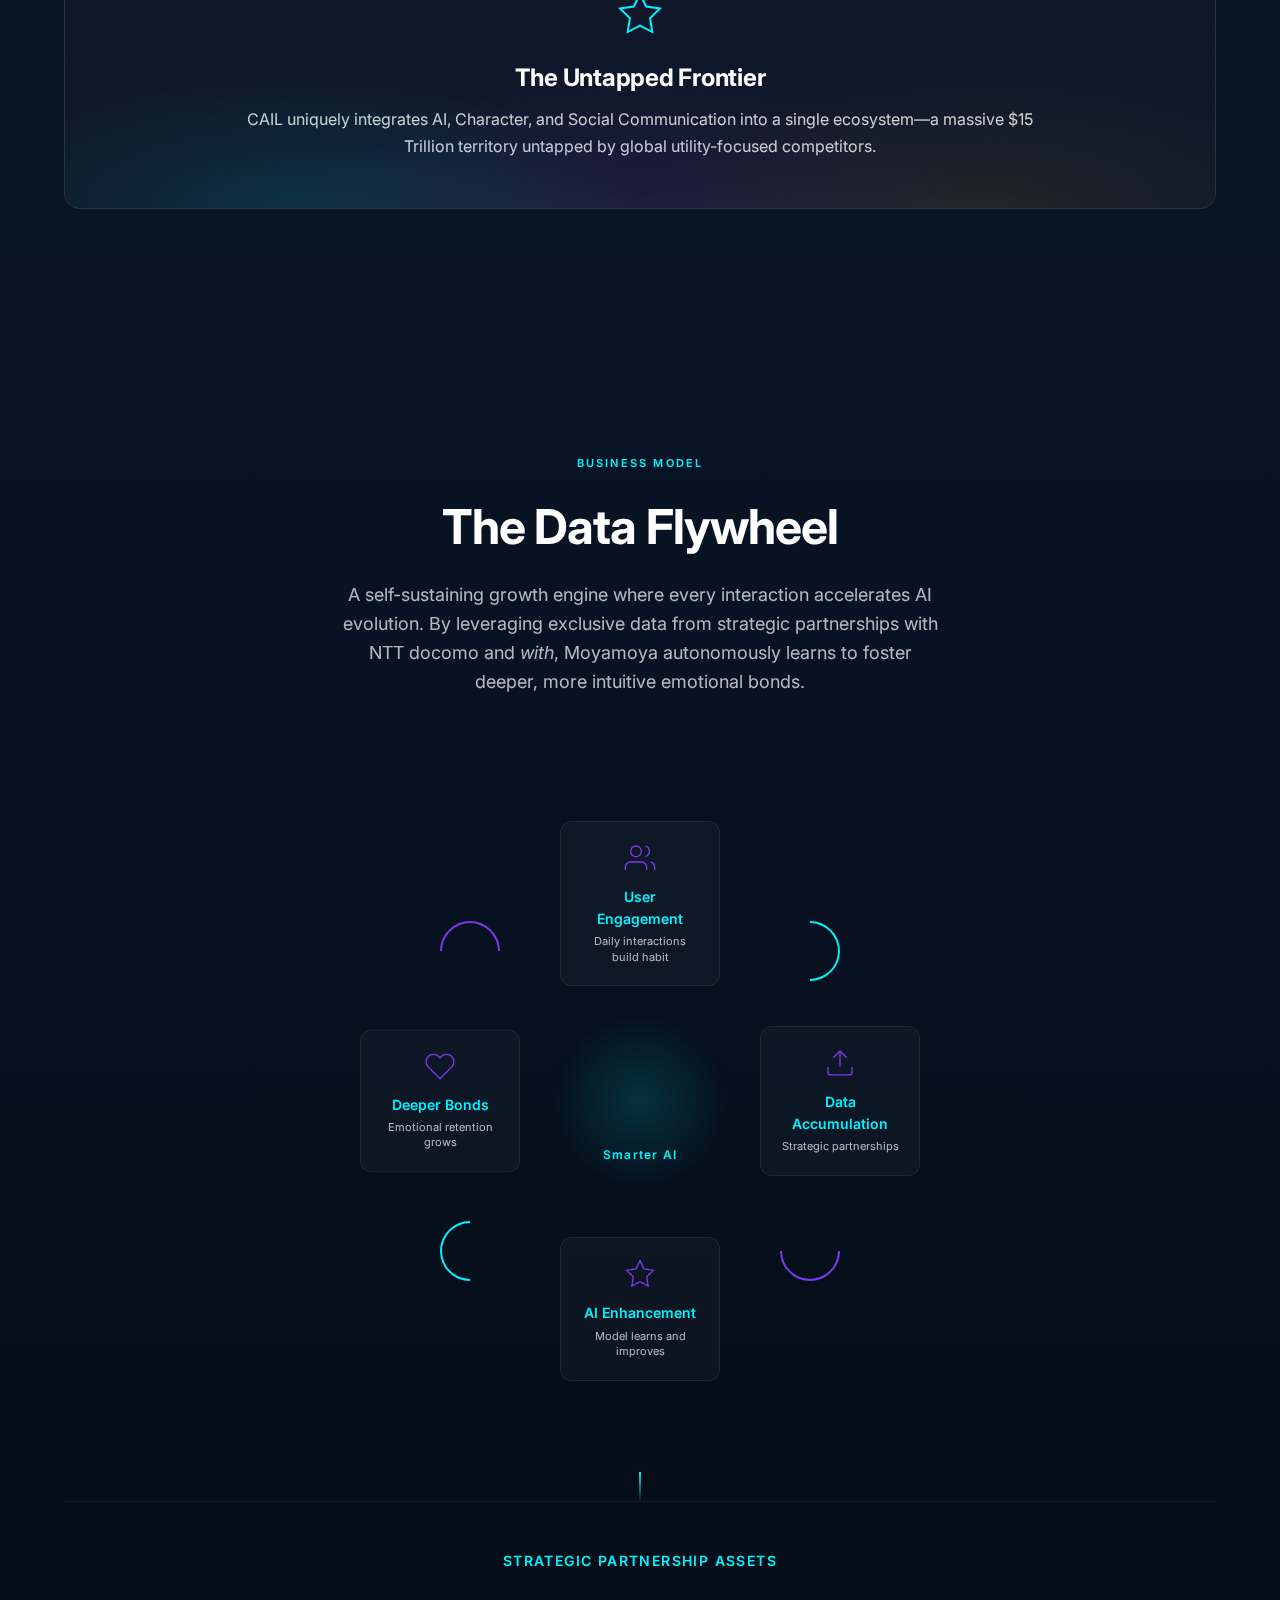
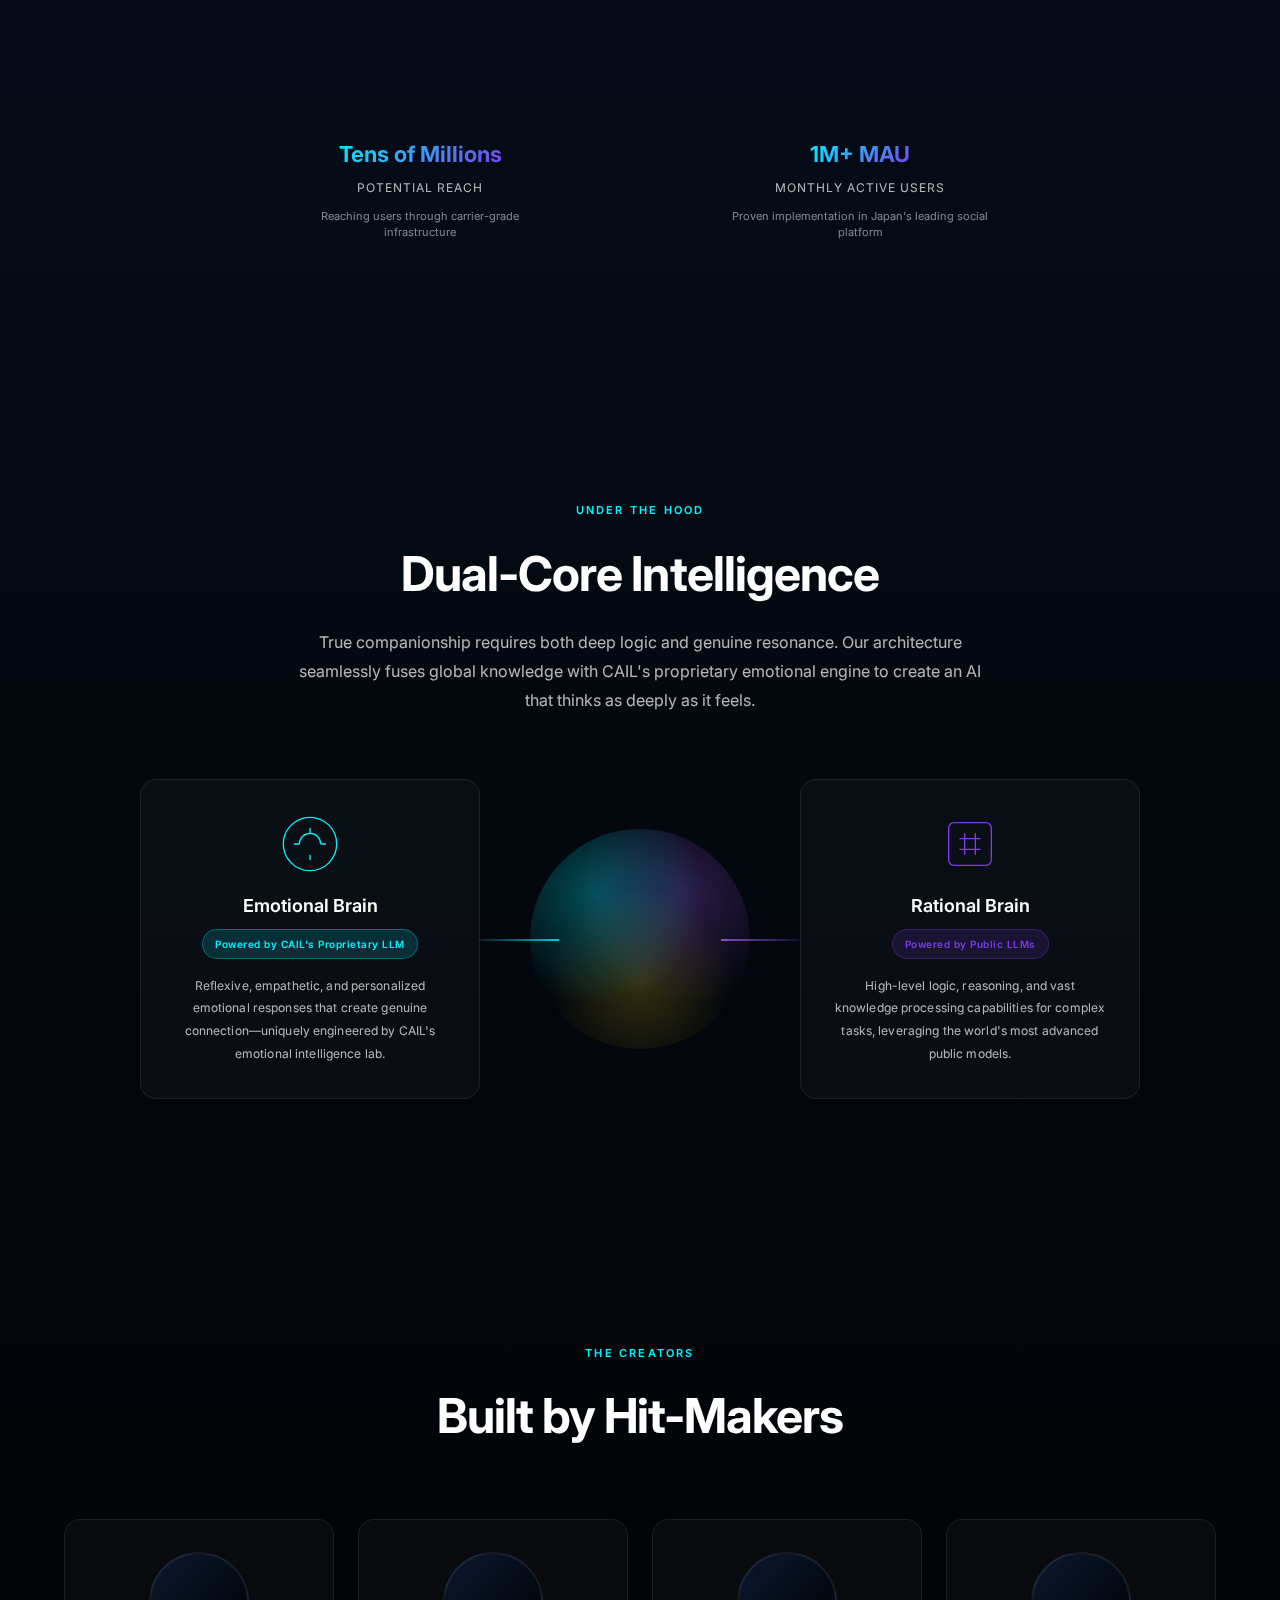
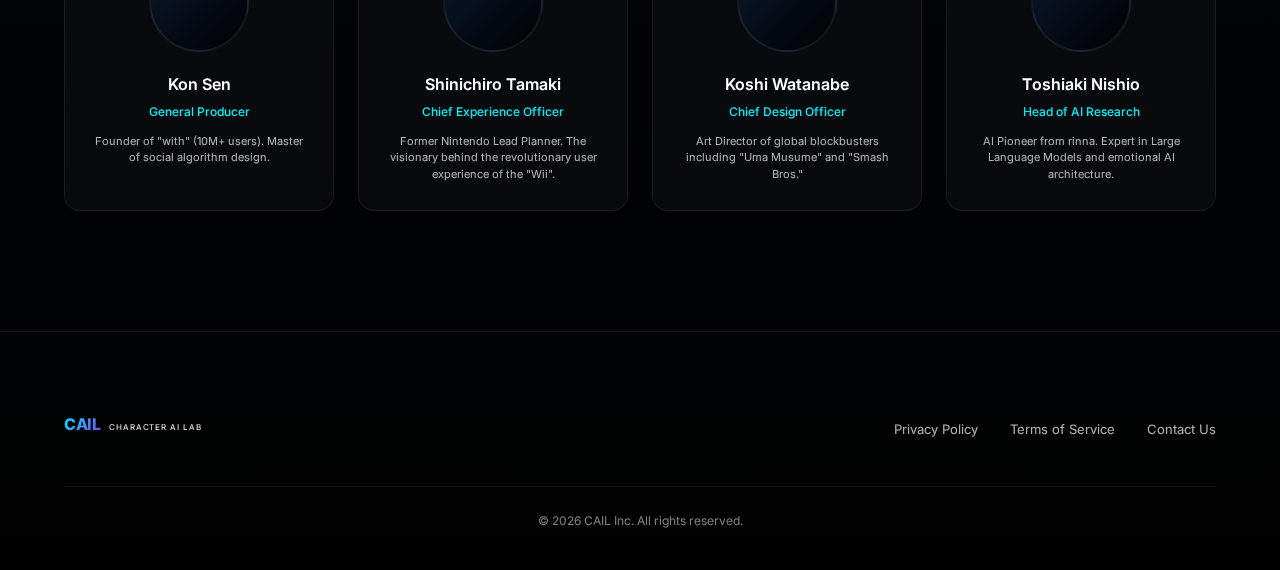
<file: cail-coporate-site_ver2/index.html>
<!DOCTYPE html>
<html lang="en">

<head>
    <meta charset="UTF-8">
    <meta name="viewport" content="width=device-width, initial-scale=1.0">
    <meta name="description"
        content="CAIL - Character AI Lab. Reinventing Human Communication through character-led AI.">
    <title>CAIL - Character AI Lab | Reinventing Human Communication</title>
    <link rel="preconnect" href="https://fonts.googleapis.com">
    <link rel="preconnect" href="https://fonts.gstatic.com" crossorigin>
    <link href="https://fonts.googleapis.com/css2?family=Inter:wght@300;400;500;600;700;800&display=swap"
        rel="stylesheet">
    <link rel="stylesheet" href="styles.css">
</head>

<body>
    <!-- Particle Canvas Background -->
    <canvas id="particles-canvas"></canvas>

    <!-- Contact Modal -->
    <div class="modal-overlay" id="contactModal">
        <div class="modal-content glass-card">
            <button class="modal-close" id="modalClose">
                <svg viewBox="0 0 24 24" fill="none" stroke="currentColor" stroke-width="1">
                    <path d="M18 6L6 18M6 6l12 12" />
                </svg>
            </button>
            <h2 class="modal-title">Get in Touch</h2>
            <p class="modal-subtitle">Let's discuss how CAIL can transform your vision.</p>
            <form class="contact-form" id="contactForm">
                <div class="form-group">
                    <label for="name">Name</label>
                    <input type="text" id="name" name="name" required placeholder="Your name">
                </div>
                <div class="form-group">
                    <label for="company">Company</label>
                    <input type="text" id="company" name="company" placeholder="Your company">
                </div>
                <div class="form-group">
                    <label for="email">Email</label>
                    <input type="email" id="email" name="email" required placeholder="your@email.com">
                </div>
                <div class="form-group">
                    <label for="message">Message</label>
                    <textarea id="message" name="message" rows="4" placeholder="How can we help?"></textarea>
                </div>
                <button type="submit" class="btn btn-primary btn-large btn-full">SEND</button>
            </form>
        </div>
    </div>

    <!-- Header & Navigation -->
    <header class="header">
        <div class="container">
            <a href="#" class="logo">
                <span class="logo-cail">CAIL</span>
                <span class="logo-subtext">CHARACTER AI LAB</span>
            </a>
            <nav class="nav">
                <a href="#challenge" class="nav-link">PROBLEM</a>
                <a href="#product" class="nav-link">PRODUCT</a>
                <a href="#technology" class="nav-link">TECHNOLOGY</a>
                <a href="#team" class="nav-link">TEAM</a>
            </nav>
            <div class="header-actions">
                <a href="https://www.apple.com/jp/app-store/" target="_blank" rel="noopener noreferrer"
                    class="store-badge" aria-label="Download on App Store">
                    <svg viewBox="0 0 120 40" fill="none" xmlns="http://www.w3.org/2000/svg">
                        <rect x="0.5" y="0.5" width="119" height="39" rx="5.5" stroke="currentColor" />
                        <path
                            d="M24.5 20.3c0-3.1 2.5-4.6 2.6-4.7-1.4-2.1-3.6-2.4-4.4-2.4-1.9-.2-3.6 1.1-4.6 1.1-.9 0-2.4-1.1-4-1.1-2 0-3.9 1.2-5 3-2.1 3.7-.5 9.1 1.5 12.1 1 1.5 2.2 3.1 3.8 3 1.5-.1 2.1-1 3.9-1s2.4 1 4 1c1.6 0 2.7-1.5 3.7-2.9 1.2-1.7 1.6-3.3 1.7-3.4-.1-.1-3.2-1.2-3.2-4.7z"
                            fill="currentColor" />
                        <path
                            d="M21.5 11.1c.8-1 1.4-2.4 1.2-3.8-1.2.1-2.7.8-3.5 1.8-.8.9-1.5 2.3-1.3 3.7 1.4.1 2.8-.7 3.6-1.7z"
                            fill="currentColor" />
                        <text x="38" y="16" fill="currentColor" font-size="8" font-family="Inter">Download on the</text>
                        <text x="38" y="28" fill="currentColor" font-size="12" font-weight="600" font-family="Inter">App
                            Store</text>
                    </svg>
                </a>
                <a href="https://play.google.com/store/games?hl=ja&pli=1" target="_blank" rel="noopener noreferrer"
                    class="store-badge" aria-label="Get it on Google Play">
                    <svg viewBox="0 0 120 40" fill="none" xmlns="http://www.w3.org/2000/svg">
                        <rect x="0.5" y="0.5" width="119" height="39" rx="5.5" stroke="currentColor" />
                        <path d="M14 7.5l12 12.5-12 12.5V7.5z" fill="currentColor" />
                        <path d="M14 7.5l15 10-3 3-12-13z" fill="currentColor" opacity="0.8" />
                        <path d="M14 32.5l12-13 3 3-15 10z" fill="currentColor" opacity="0.6" />
                        <text x="38" y="16" fill="currentColor" font-size="8" font-family="Inter">GET IT ON</text>
                        <text x="38" y="28" fill="currentColor" font-size="12" font-weight="600"
                            font-family="Inter">Google Play</text>
                    </svg>
                </a>
                <button class="btn btn-primary contact-btn" id="headerContactBtn">CONTACT</button>
            </div>
        </div>
    </header>

    <!-- Hero Section -->
    <section class="hero" id="hero">
        <div class="container hero-grid">
            <div class="hero-content">
                <h1 class="hero-title">
                    <span class="hero-title-line">Reinventing</span>
                    <span class="hero-title-line gradient-text">Human Communication.</span>
                </h1>
                <p class="hero-subtitle">A character-led AI laboratory building the next-generation social
                    infrastructure by fusing proprietary emotional LLMs with world-class experience design.</p>
                <div class="hero-cta">
                    <a href="#product" class="btn btn-primary btn-large">Discover Moyamoya</a>
                    <button class="btn btn-secondary btn-large hero-cta-secondary contact-btn"
                        id="heroContactBtn">CONTACT</button>
                </div>
            </div>
            <div class="hero-visual">
                <img src="images/hero_moyamoya.png" alt="Moyamoya AI Companion" class="hero-image">
            </div>
        </div>
    </section>

    <!-- Section 2: The Challenge -->
    <section class="challenge" id="challenge">
        <div class="container">
            <div class="section-header">
                <span class="section-label">THE PROBLEM</span>
                <h2 class="section-title">Why Traditional AI Fails</h2>
            </div>
            <div class="challenge-grid">
                <div class="glass-card">
                    <div class="card-icon">
                        <svg viewBox="0 0 24 24" fill="none" stroke="currentColor" stroke-width="1">
                            <path
                                d="M12 2v4M12 18v4M4.93 4.93l2.83 2.83M16.24 16.24l2.83 2.83M2 12h4M18 12h4M4.93 19.07l2.83-2.83M16.24 7.76l2.83-2.83" />
                        </svg>
                    </div>
                    <h3 class="card-title">10-14% Retention Crisis</h3>
                    <p class="card-text">Most AI apps lose users within weeks. The novelty fades, leaving behind a
                        hollow experience that fails to create lasting bonds.</p>
                </div>
                <div class="glass-card">
                    <div class="card-icon">
                        <svg viewBox="0 0 24 24" fill="none" stroke="currentColor" stroke-width="1">
                            <rect x="3" y="3" width="18" height="18" rx="2" />
                            <path d="M9 9h6M9 15h6" />
                        </svg>
                    </div>
                    <h3 class="card-title">80%+ Struggle to Connect</h3>
                    <p class="card-text">Users don't know what to say. The blank prompt box creates anxiety, blocking
                        the natural flow of human connection.</p>
                </div>
                <div class="glass-card">
                    <div class="card-icon">
                        <svg viewBox="0 0 24 24" fill="none" stroke="currentColor" stroke-width="1">
                            <circle cx="12" cy="12" r="10" />
                            <path d="M12 6v6l4 2" />
                        </svg>
                    </div>
                    <h3 class="card-title">Untapped Potential</h3>
                    <p class="card-text">Current AI companions are reactive, not proactive. They wait for commands
                        instead of understanding and anticipating needs.</p>
                </div>
            </div>
        </div>
    </section>

    <!-- Section 3: Product (Solution) -->
    <section class="solution" id="product">
        <div class="container">
            <div class="solution-grid">
                <div class="solution-content">
                    <span class="section-label">OUR SOLUTION</span>
                    <h2 class="solution-title">The First <span class="gradient-text">Prompt-less</span> AI Interface.
                    </h2>
                    <div class="solution-features">
                        <div class="solution-feature">
                            <div class="feature-icon">
                                <svg viewBox="0 0 24 24" fill="currentColor">
                                    <path d="M12 2l2.4 7.4h7.6l-6 4.6 2.3 7-6.3-4.6-6.3 4.6 2.3-7-6-4.6h7.6z" />
                                </svg>
                            </div>
                            <div class="feature-text">
                                <h3>Intuitive Non-Text UX</h3>
                                <p>"Moyamoya" eliminates the burden of text instructions through an intuitive,
                                    character-driven interface.</p>
                            </div>
                        </div>
                        <div class="solution-feature">
                            <div class="feature-icon">
                                <svg viewBox="0 0 24 24" fill="currentColor">
                                    <path d="M12 2l2.4 7.4h7.6l-6 4.6 2.3 7-6.3-4.6-6.3 4.6 2.3-7-6-4.6h7.6z" />
                                </svg>
                            </div>
                            <div class="feature-text">
                                <h3>From Tool to Companion</h3>
                                <p>We transition AI from a "Logical Tool" to an "Empathetic Companion," fostering deep
                                    engagement and emotional attachment.</p>
                            </div>
                        </div>
                        <div class="solution-feature">
                            <div class="feature-icon">
                                <svg viewBox="0 0 24 24" fill="currentColor">
                                    <path d="M12 2l2.4 7.4h7.6l-6 4.6 2.3 7-6.3-4.6-6.3 4.6 2.3-7-6-4.6h7.6z" />
                                </svg>
                            </div>
                            <div class="feature-text">
                                <h3>Long-term Retention</h3>
                                <p>Building genuine connections that keep users coming back, driving sustainable growth
                                    and monetization.</p>
                            </div>
                        </div>
                    </div>
                </div>
                <div class="solution-visual">
                    <div class="iphone-mockup-container">
                        <img src="images/iphone_mockup_3d.png" loading="lazy" alt="Moyamoya App on iPhone" class="iphone-mockup-img">
                    </div>
                </div>
            </div>
        </div>
    </section>

    <!-- Section 4: 3 Pillars -->
    <section class="pillars" id="pillars">
        <div class="container">
            <div class="section-header">
                <span class="section-label">CORE EXPERIENCE</span>
                <h2 class="section-title">Fusing Character Game × SNS × AI</h2>
            </div>
            <div class="pillars-grid">
                <div class="pillar-card">
                    <div class="pillar-visual">
                        <img src="images/pillar_presence.png" loading="lazy" alt="Presence - Living with Moyamoya">
                    </div>
                    <h3 class="pillar-title">Presence</h3>
                    <p class="pillar-text">Moyamoya lives in your world. It responds to your daily rhythm, creating a
                        sense of true companionship.</p>
                </div>
                <div class="pillar-card">
                    <div class="pillar-visual">
                        <img src="images/pillar_personalization.png" loading="lazy" alt="Personalization - Customize your Moyamoya">
                    </div>
                    <h3 class="pillar-title">Personalization</h3>
                    <p class="pillar-text">Shape your companion's personality, appearance, and voice. Every Moyamoya is
                        one-of-a-kind.</p>
                </div>
                <div class="pillar-card">
                    <div class="pillar-visual">
                        <img src="images/pillar_sociality.webp" loading="lazy" alt="Sociality - Connect with others">
                    </div>
                    <h3 class="pillar-title">Sociality</h3>
                    <p class="pillar-text">Share moments, visit friends' Moyamoyas, and build a community of AI
                        companions.</p>
                </div>
            </div>
        </div>
    </section>

    <!-- Section 5: Blue Ocean Strategy -->
    <section class="blueocean" id="blueocean">
        <div class="container">
            <div class="section-header">
                <span class="section-label">MARKET POSITION</span>
                <h2 class="section-title">Dominating the $15 Trillion Blue Ocean.</h2>
            </div>
            <div class="blueocean-content">
                <div class="venn-diagram">
                    <div class="venn-circle venn-ai">
                        <span>AI Technology</span>
                    </div>
                    <div class="venn-circle venn-character">
                        <span>Character IP</span>
                    </div>
                    <div class="venn-circle venn-social">
                        <span>Social Communication</span>
                    </div>
                    <div class="venn-center">
                        <span>UNIQUE<br>MARKET<br>POSITION</span>
                    </div>
                </div>
                <p class="blueocean-text">CAIL operates at the unique intersection of AI Technology, Character IP, and
                    Social Communication—a massive territory untapped by global utility-focused competitors. We are
                    building the communication infrastructure of the future.</p>
            </div>
        </div>
    </section>

    <!-- Section 6: Market Landscape (Bento Grid) -->
    <section class="landscape" id="landscape">
        <div class="container">
            <div class="section-header">
                <span class="section-label">MARKET OPPORTUNITY</span>
                <h2 class="section-title">Identifying the Strategic Gap</h2>
            </div>
            <div class="strategic-gap-grid">
                <div class="gap-card gap-card-limitation">
                    <div class="gap-icon">
                        <svg viewBox="0 0 24 24" fill="none" stroke="currentColor" stroke-width="1">
                            <rect x="4" y="4" width="16" height="16" rx="2" />
                            <path d="M9 9h6M9 12h6M9 15h4" />
                        </svg>
                    </div>
                    <h3 class="gap-title">Pure Utility AI</h3>
                    <p class="gap-text">Designed for tasks, not bonds. High logic processing often results in a "hollow"
                        experience that fails to foster emotional attachment.</p>
                </div>
                <div class="gap-card gap-card-limitation">
                    <div class="gap-icon">
                        <svg viewBox="0 0 24 24" fill="none" stroke="currentColor" stroke-width="1">
                            <circle cx="12" cy="8" r="5" />
                            <path d="M3 21v-2a4 4 0 0 1 4-4h10a4 4 0 0 1 4 4v2" />
                        </svg>
                    </div>
                    <h3 class="gap-title">Static Character IP</h3>
                    <p class="gap-text">Predictable and non-evolving. Without autonomous intelligence, character
                        interactions remain repetitive, limiting the depth of engagement.</p>
                </div>
                <div class="gap-card gap-card-limitation">
                    <div class="gap-icon">
                        <svg viewBox="0 0 24 24" fill="none" stroke="currentColor" stroke-width="1">
                            <path d="M17 21v-2a4 4 0 0 0-4-4H5a4 4 0 0 0-4 4v2" />
                            <circle cx="9" cy="7" r="4" />
                            <path d="M23 21v-2a4 4 0 0 0-3-3.87M16 3.13a4 4 0 0 1 0 7.75" />
                        </svg>
                    </div>
                    <h3 class="gap-title">Isolated Social Tools</h3>
                    <p class="gap-text">High reach, low intimacy. Current social infrastructures prioritize broad
                        communication over deep, personalized presence.</p>
                </div>
                <div class="gap-card gap-card-featured">
                    <div class="featured-glow"></div>
                    <div class="gap-icon gap-icon-featured">
                        <svg viewBox="0 0 24 24" fill="none" stroke="currentColor" stroke-width="1">
                            <polygon
                                points="12 2 15.09 8.26 22 9.27 17 14.14 18.18 21.02 12 17.77 5.82 21.02 7 14.14 2 9.27 8.91 8.26 12 2" />
                        </svg>
                    </div>
                    <h3 class="gap-title gap-title-featured">The Untapped Frontier</h3>
                    <p class="gap-text gap-text-featured">CAIL uniquely integrates AI, Character, and Social
                        Communication into a single ecosystem—a massive $15 Trillion territory untapped by global
                        utility-focused competitors.</p>
                </div>
            </div>
        </div>
    </section>

    <!-- Section 7: Growth Engine (Flywheel) -->
    <section class="growth" id="growth">
        <div class="container">
            <div class="section-header">
                <span class="section-label">BUSINESS MODEL</span>
                <h2 class="section-title">The Data Flywheel</h2>
                <p class="section-subtitle">A self-sustaining growth engine where every interaction accelerates AI
                    evolution. By leveraging exclusive data from strategic partnerships with NTT docomo and <span
                        style="font-style: italic;">with</span>, Moyamoya autonomously learns to foster deeper, more
                    intuitive emotional bonds.</p>
            </div>
            <div class="flywheel-partners-layout">
                <div class="flywheel-container">
                    <div class="flywheel">
                        <div class="flywheel-center">
                            <img src="images/dualcore_moyamoya.png" loading="lazy" alt="Moyamoya Core" class="flywheel-moya">
                            <span class="flywheel-label">Smarter AI</span>
                        </div>
                        <div class="flywheel-node flywheel-node-1">
                            <div class="flywheel-icon">
                                <svg viewBox="0 0 24 24" fill="none" stroke="currentColor" stroke-width="1">
                                    <path d="M17 21v-2a4 4 0 0 0-4-4H5a4 4 0 0 0-4 4v2" />
                                    <circle cx="9" cy="7" r="4" />
                                    <path d="M23 21v-2a4 4 0 0 0-3-3.87" />
                                    <path d="M16 3.13a4 4 0 0 1 0 7.75" />
                                </svg>
                            </div>
                            <span>User Engagement</span>
                            <p>Daily interactions build habit</p>
                        </div>
                        <div class="flywheel-arrow flywheel-arrow-1"></div>
                        <div class="flywheel-node flywheel-node-2" id="dataAccumulationNode">
                            <div class="flywheel-icon">
                                <svg viewBox="0 0 24 24" fill="none" stroke="currentColor" stroke-width="1">
                                    <path d="M21 15v4a2 2 0 0 1-2 2H5a2 2 0 0 1-2-2v-4" />
                                    <polyline points="17 8 12 3 7 8" />
                                    <line x1="12" y1="3" x2="12" y2="15" />
                                </svg>
                            </div>
                            <span>Data Accumulation</span>
                            <p>Strategic partnerships</p>
                        </div>
                        <div class="flywheel-arrow flywheel-arrow-2"></div>
                        <div class="flywheel-node flywheel-node-3">
                            <div class="flywheel-icon">
                                <svg viewBox="0 0 24 24" fill="none" stroke="currentColor" stroke-width="1">
                                    <polygon
                                        points="12 2 15.09 8.26 22 9.27 17 14.14 18.18 21.02 12 17.77 5.82 21.02 7 14.14 2 9.27 8.91 8.26 12 2" />
                                </svg>
                            </div>
                            <span>AI Enhancement</span>
                            <p>Model learns and improves</p>
                        </div>
                        <div class="flywheel-arrow flywheel-arrow-3"></div>
                        <div class="flywheel-node flywheel-node-4">
                            <div class="flywheel-icon">
                                <svg viewBox="0 0 24 24" fill="none" stroke="currentColor" stroke-width="1">
                                    <path
                                        d="M20.84 4.61a5.5 5.5 0 0 0-7.78 0L12 5.67l-1.06-1.06a5.5 5.5 0 0 0-7.78 7.78l1.06 1.06L12 21.23l7.78-7.78 1.06-1.06a5.5 5.5 0 0 0 0-7.78z" />
                                </svg>
                            </div>
                            <span>Deeper Bonds</span>
                            <p>Emotional retention grows</p>
                        </div>
                        <div class="flywheel-arrow flywheel-arrow-4"></div>
                    </div>
                </div>
                <div class="strategic-partners">
                    <div class="partner-connection-line"></div>
                    <h3 class="partners-subtitle">Strategic Partnership Assets</h3>
                    <div class="partners-grid">
                        <div class="partner-item">
                            <div class="partner-logo partner-docomo">
                                <img src="images/logo_docomo.png" loading="lazy" alt="NTT docomo">
                            </div>
                            <div class="partner-badge">
                                <span class="badge-value">Tens of Millions</span>
                                <span class="badge-label">Potential Reach</span>
                                <span class="badge-desc">Reaching users through carrier-grade infrastructure</span>
                            </div>
                        </div>
                        <div class="partner-item">
                            <div class="partner-logo partner-with">
                                <img src="images/logo_with.png" loading="lazy" alt="with">
                            </div>
                            <div class="partner-badge">
                                <span class="badge-value">1M+ MAU</span>
                                <span class="badge-label">Monthly Active Users</span>
                                <span class="badge-desc">Proven implementation in Japan's leading social platform</span>
                            </div>
                        </div>
                    </div>
                </div>
            </div>
        </div>
    </section>

    <!-- Section 8: Dual-Core Architecture -->
    <section class="technology" id="technology">
        <div class="container">
            <div class="section-header">
                <span class="section-label">UNDER THE HOOD</span>
                <h2 class="section-title">Dual-Core Intelligence</h2>
                <p class="section-intro">True companionship requires both deep logic and genuine resonance. Our
                    architecture seamlessly fuses global knowledge with CAIL's proprietary emotional engine to create an
                    AI that thinks as deeply as it feels.</p>
            </div>
            <div class="dualcore-visual">
                <div class="brain brain-left">
                    <div class="brain-icon">
                        <svg viewBox="0 0 48 48" fill="none" stroke="currentColor" stroke-width="1">
                            <circle cx="24" cy="24" r="20" />
                            <path d="M16 24c0-4.4 3.6-8 8-8s8 3.6 8 8" />
                            <path d="M12 24h4M32 24h4M24 12v4M24 32v4" />
                        </svg>
                    </div>
                    <h3 class="brain-title">Emotional Brain</h3>
                    <span class="brain-badge">Powered by CAIL's Proprietary LLM</span>
                    <p class="brain-text">Reflexive, empathetic, and personalized emotional responses that create
                        genuine connection—uniquely engineered by CAIL's emotional intelligence lab.</p>
                    <div class="synaptic-pulse pulse-to-center pulse-neon"></div>
                </div>
                <div class="moyamoya-center">
                    <div class="iridescent-glow"></div>
                    <img src="images/dualcore_moyamoya.png" loading="lazy" alt="Moyamoya Core">
                </div>
                <div class="brain brain-right">
                    <div class="brain-icon">
                        <svg viewBox="0 0 48 48" fill="none" stroke="currentColor" stroke-width="1">
                            <rect x="8" y="8" width="32" height="32" rx="4" />
                            <path d="M16 20h16M16 28h16M20 16v16M28 16v16" />
                        </svg>
                    </div>
                    <h3 class="brain-title">Rational Brain</h3>
                    <span class="brain-badge brain-badge-alt">Powered by Public LLMs</span>
                    <p class="brain-text">High-level logic, reasoning, and vast knowledge processing capabilities for
                        complex tasks, leveraging the world's most advanced public models.</p>
                    <div class="synaptic-pulse pulse-to-center pulse-purple"></div>
                </div>
            </div>
        </div>
    </section>

    <!-- Section 9: Team -->
    <section class="team" id="team">
        <div class="container">
            <div class="section-header">
                <span class="section-label">THE CREATORS</span>
                <h2 class="section-title">Built by Hit-Makers</h2>
            </div>
            <div class="team-grid">
                <div class="team-card">
                    <div class="team-avatar">
                        <img src="images/team_producer.webp" loading="lazy" alt="Kon Sen">
                    </div>
                    <h3 class="team-name">Kon Sen</h3>
                    <p class="team-role">General Producer</p>
                    <p class="team-bio">Founder of "with" (10M+ users). Master of social algorithm design.</p>
                </div>
                <div class="team-card">
                    <div class="team-avatar">
                        <img src="images/team_tech.webp" loading="lazy" alt="Shinichiro Tamaki">
                    </div>
                    <h3 class="team-name">Shinichiro Tamaki</h3>
                    <p class="team-role">Chief Experience Officer</p>
                    <p class="team-bio">Former Nintendo Lead Planner. The visionary behind the revolutionary user
                        experience of the "Wii".</p>
                </div>
                <div class="team-card">
                    <div class="team-avatar">
                        <img src="images/team_design.webp" loading="lazy" alt="Koshi Watanabe">
                    </div>
                    <h3 class="team-name">Koshi Watanabe</h3>
                    <p class="team-role">Chief Design Officer</p>
                    <p class="team-bio">Art Director of global blockbusters including "Uma Musume" and "Smash Bros."</p>
                </div>
                <div class="team-card">
                    <div class="team-avatar">
                        <img src="images/team_ai.webp" loading="lazy" alt="Toshiaki Nishio">
                    </div>
                    <h3 class="team-name">Toshiaki Nishio</h3>
                    <p class="team-role">Head of AI Research</p>
                    <p class="team-bio">AI Pioneer from rinna. Expert in Large Language Models and emotional AI
                        architecture.</p>
                </div>
            </div>
        </div>
    </section>



    <!-- Footer -->
    <footer class="footer" id="contact">
        <div class="container">
            <div class="footer-content">
                <div class="footer-brand">
                    <a href="#" class="logo footer-logo">
                        <span class="logo-cail">CAIL</span>
                        <span class="logo-subtext">CHARACTER AI LAB</span>
                    </a>
                </div>
                <div class="footer-links">
                    <a href="privacy-policy.html" class="footer-link">Privacy Policy</a>
                    <a href="terms-of-service.html" class="footer-link">Terms of Service</a>
                    <button class="footer-link contact-btn" id="footerContactBtn">Contact Us</button>
                </div>
            </div>
            <div class="footer-bottom">
                <p>&copy; 2026 CAIL Inc. All rights reserved.</p>
            </div>
        </div>
    </footer>

    <script src="particles.js"></script>
    <script>
        // Contact Modal Logic
        const modal = document.getElementById('contactModal');
        const headerBtn = document.getElementById('headerContactBtn');
        const heroBtn = document.getElementById('heroContactBtn');
        const footerBtn = document.getElementById('footerContactBtn');
        const closeBtn = document.getElementById('modalClose');
        const form = document.getElementById('contactForm');

        function openModal() {
            modal.classList.add('active');
            document.body.style.overflow = 'hidden';
        }

        function closeModal() {
            modal.classList.remove('active');
            document.body.style.overflow = '';
        }

        headerBtn.addEventListener('click', openModal);
        heroBtn.addEventListener('click', openModal);
        footerBtn.addEventListener('click', openModal);
        closeBtn.addEventListener('click', closeModal);
        modal.addEventListener('click', (e) => {
            if (e.target === modal) closeModal();
        });

        form.addEventListener('submit', (e) => {
            e.preventDefault();
            const name = document.getElementById('name').value;
            const company = document.getElementById('company').value;
            const email = document.getElementById('email').value;
            const message = document.getElementById('message').value;

            const body = `Name: ${name}%0D%0ACompany: ${company}%0D%0AEmail: ${email}%0D%0A%0D%0AMessage:%0D%0A${encodeURIComponent(message)}`;
            const subject = encodeURIComponent('Inquiry from Corporate Site');

            window.location.href = `mailto:info@cail.inc?subject=${subject}&body=${body}`;
            closeModal();
        });
    </script>
</body>

</html>
</file>
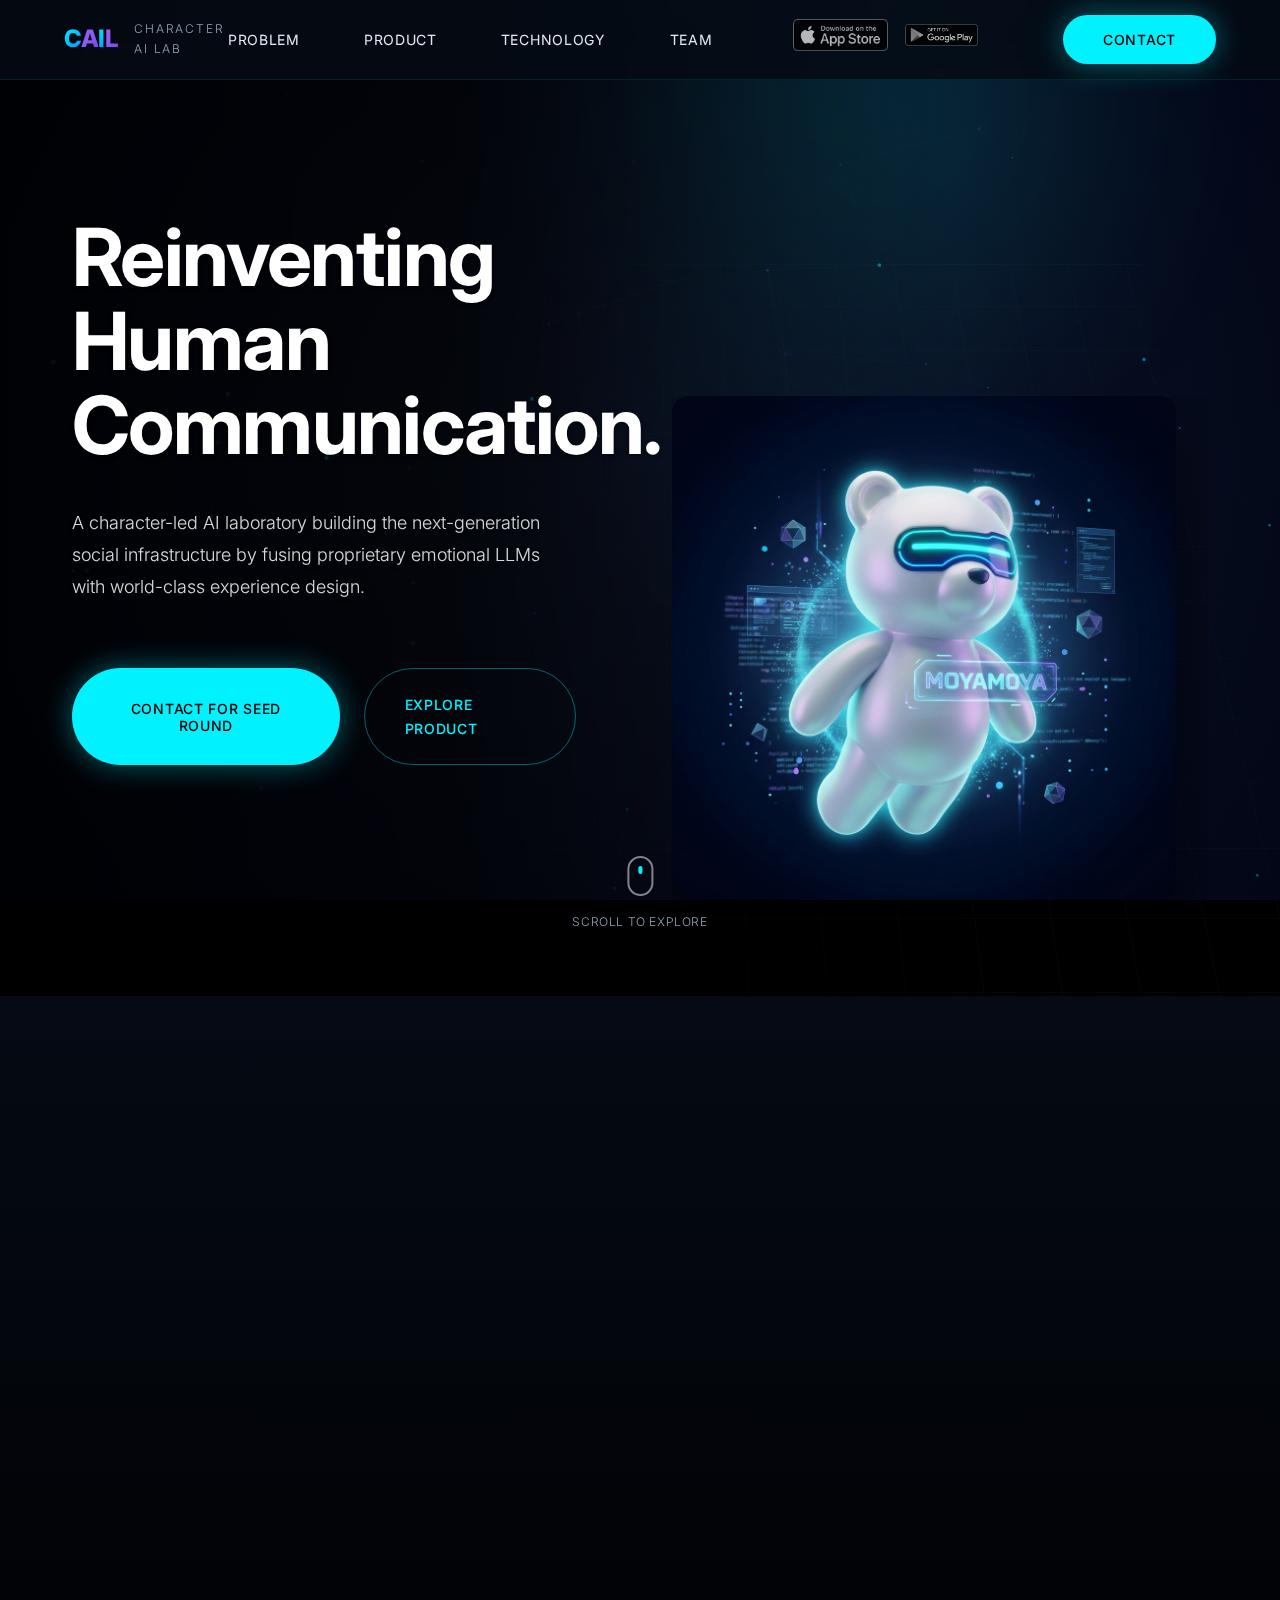
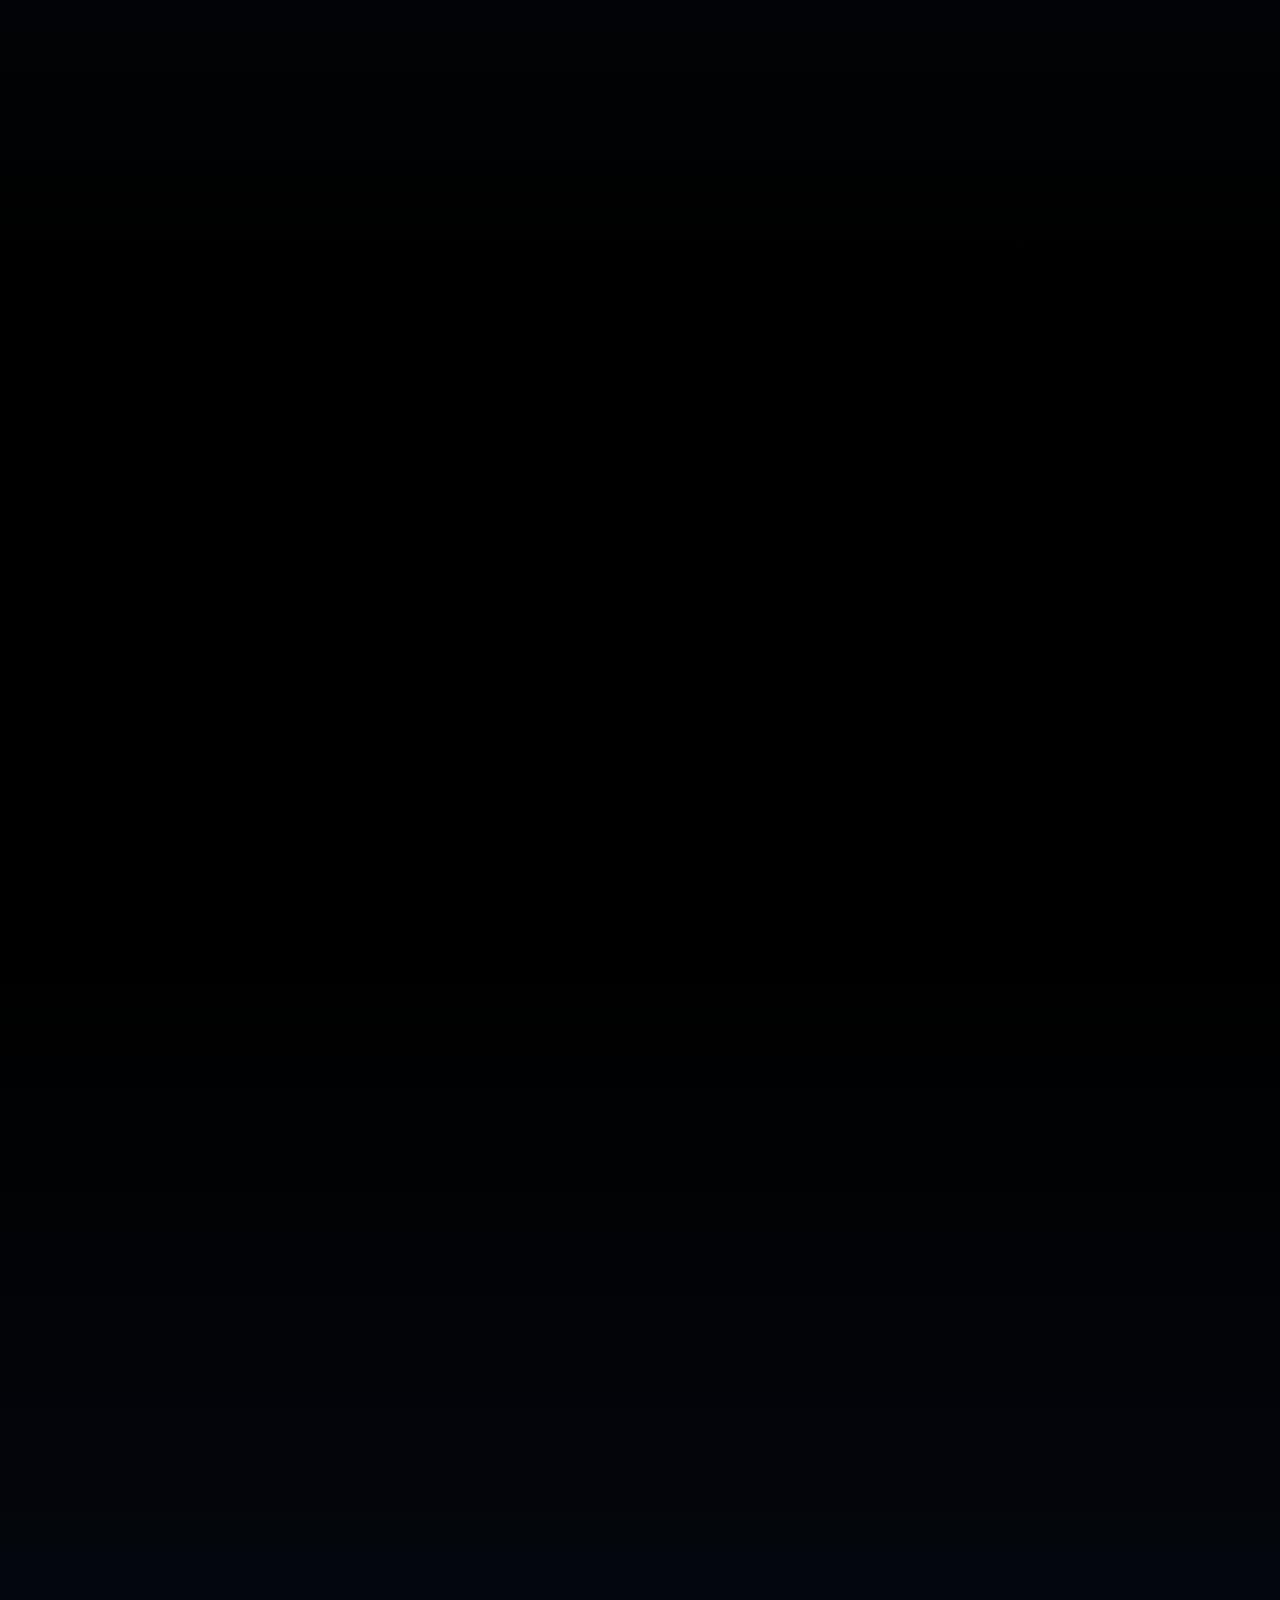
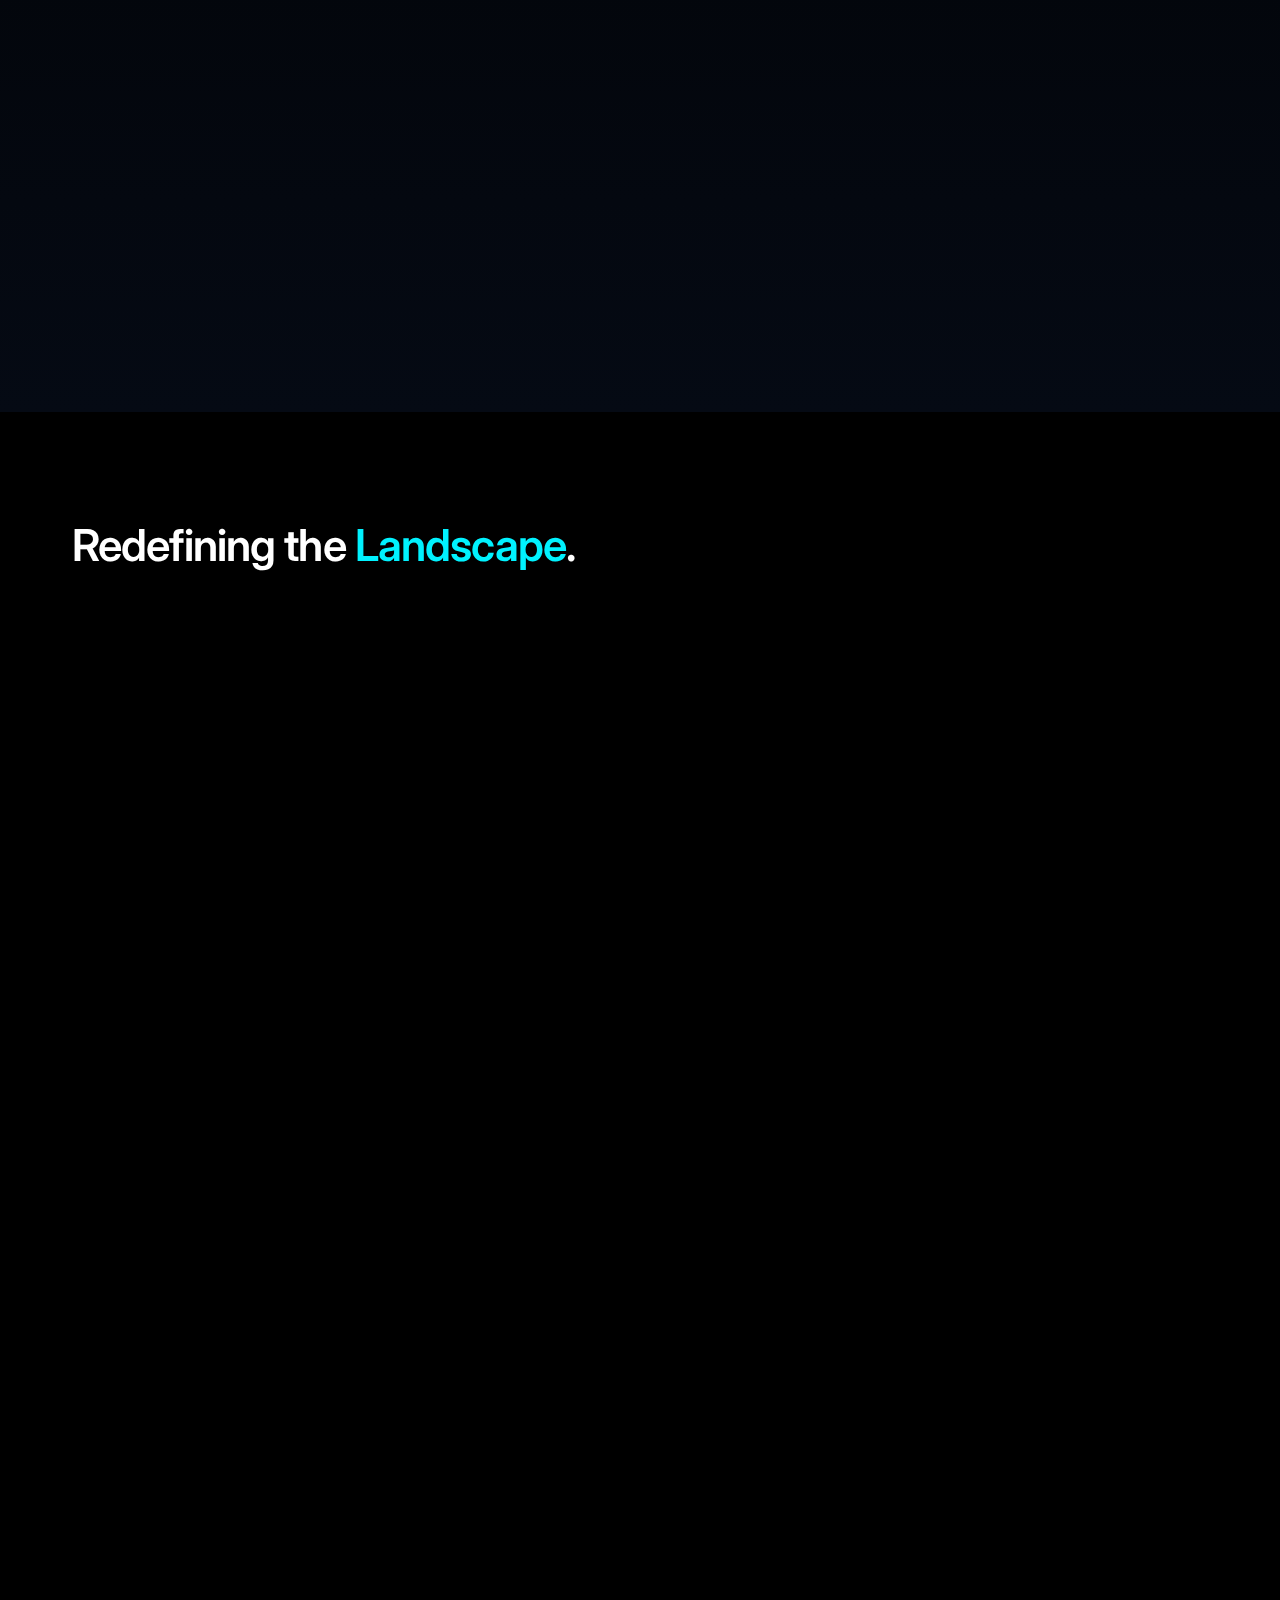
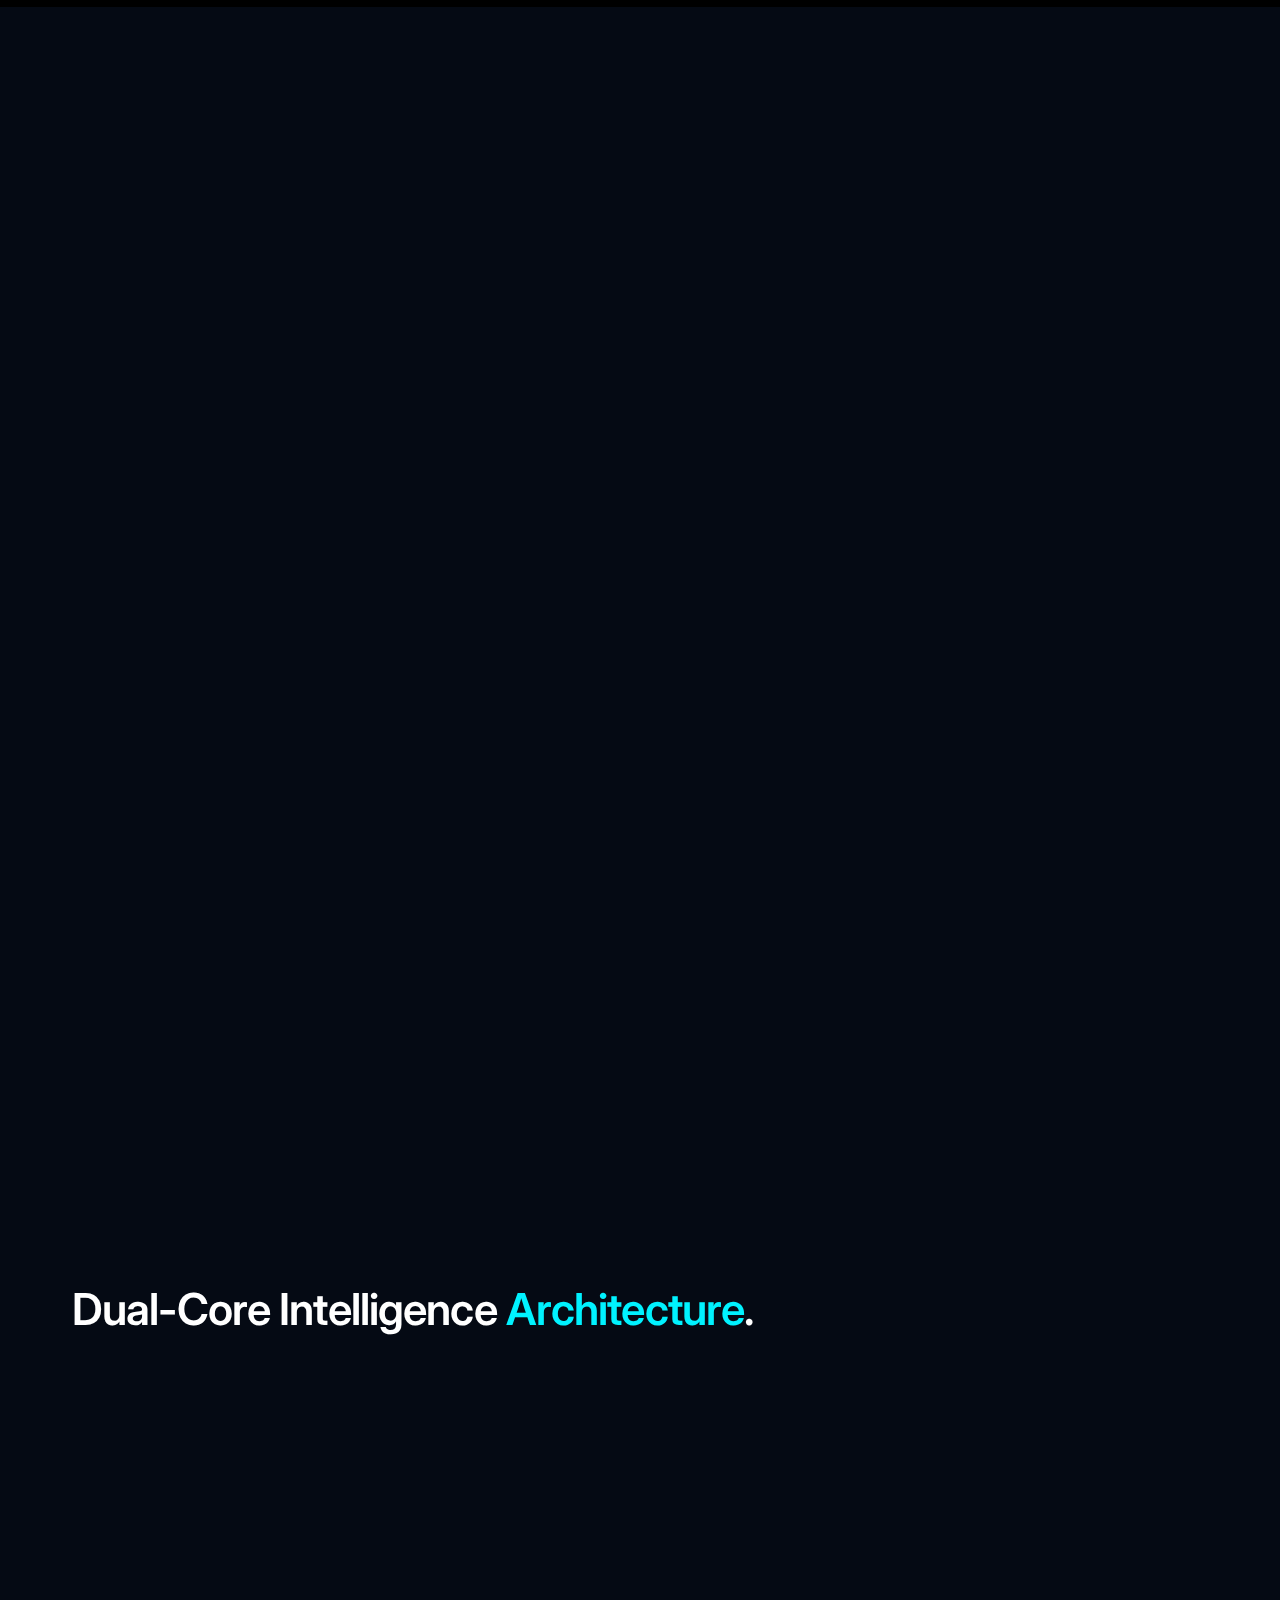
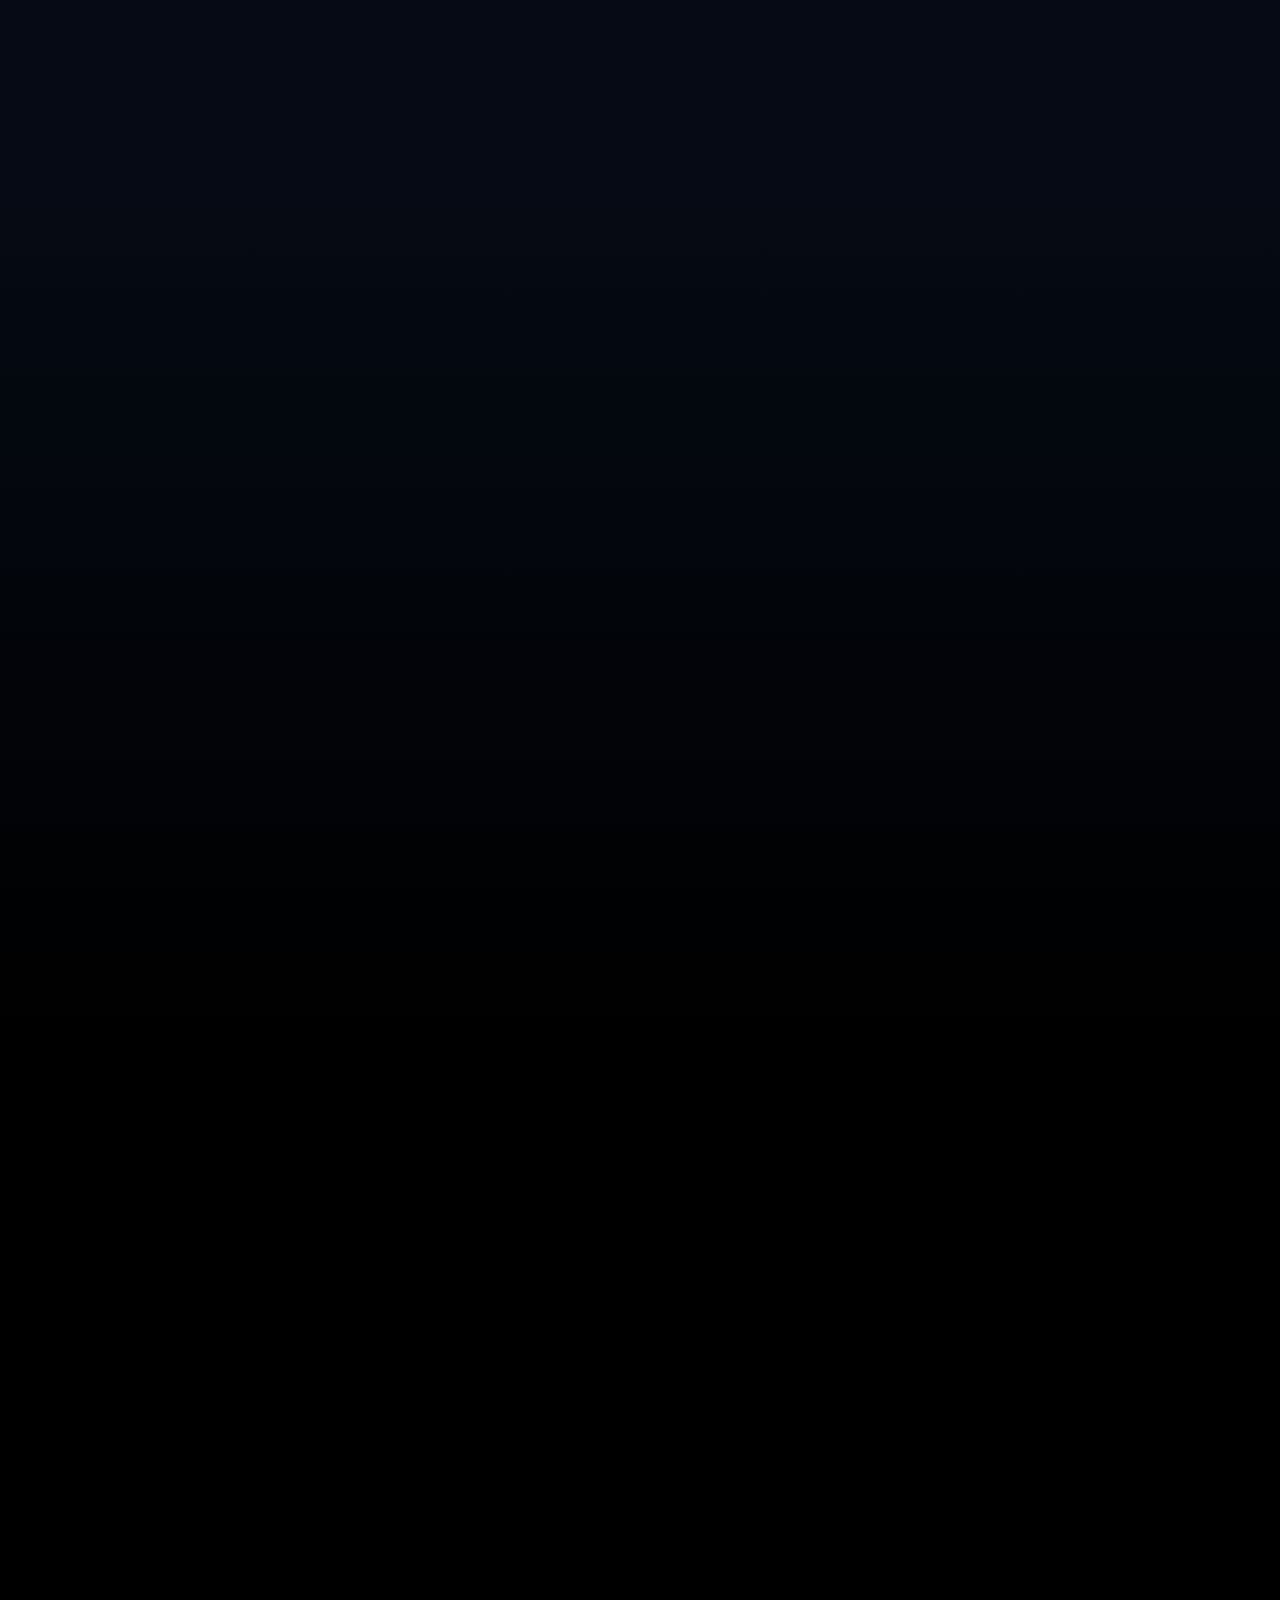
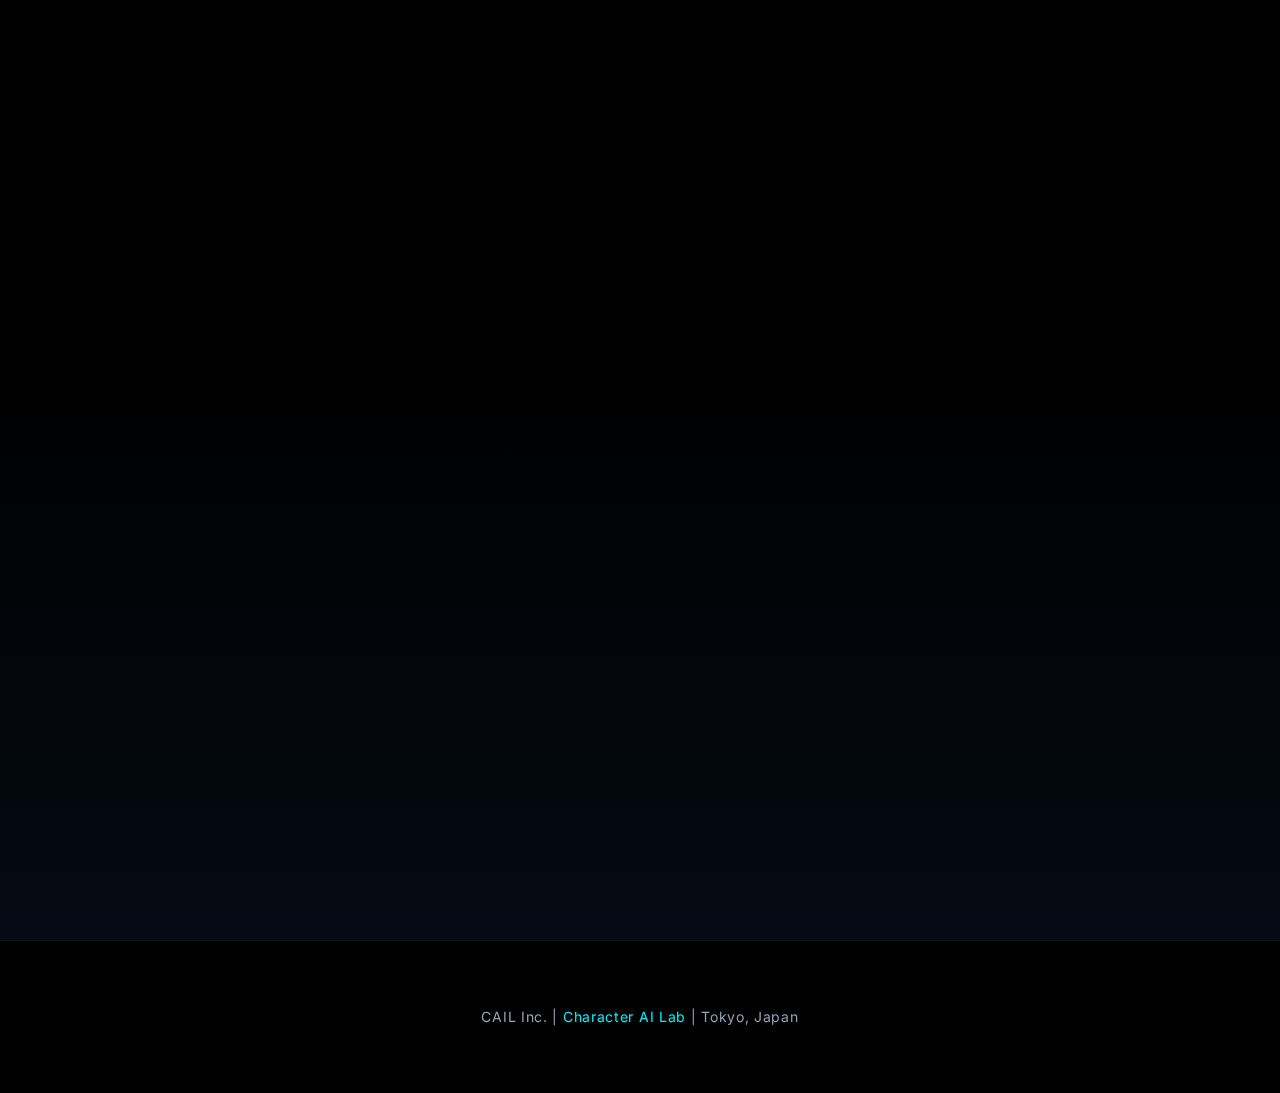
<file: cail-corporate-site/index.html>
<!DOCTYPE html>
<html lang="en">

<head>
    <meta charset="UTF-8">
    <meta name="viewport" content="width=device-width, initial-scale=1.0">
    <meta name="description"
        content="CAIL - Character AI Lab. Building the next-generation social infrastructure by fusing proprietary emotional LLMs with world-class experience design.">
    <meta property="og:title" content="CAIL - Reinventing Human Communication">
    <meta property="og:description"
        content="A character-led AI laboratory building the next-generation social infrastructure.">
    <meta property="og:type" content="website">
    <title>CAIL - Character AI Lab | Reinventing Human Communication</title>

    <!-- Google Fonts -->
    <link rel="preconnect" href="https://fonts.googleapis.com">
    <link rel="preconnect" href="https://fonts.gstatic.com" crossorigin>
    <link href="https://fonts.googleapis.com/css2?family=Inter:wght@300;400;500;600;700;800&display=swap"
        rel="stylesheet">

    <!-- Styles -->
    <link rel="stylesheet" href="styles/index.css">
</head>

<body>
    <!-- Dynamic Particle Background -->
    <canvas id="particles-bg"></canvas>

    <!-- Header -->
    <header class="header">
        <a href="#" class="header__logo">
            <span class="logo-text">
                <span class="logo-gradient-blue">C</span><span class="logo-gradient-purple">A</span><span
                    class="logo-gradient-blue">I</span><span class="logo-gradient-purple">L</span>
            </span>
            <span class="logo-subtext">CHARACTER AI LAB</span>
        </a>
        <nav class="header__nav">
            <a href="#problem" class="header__nav-link">Problem</a>
            <a href="#product" class="header__nav-link">Product</a>
            <a href="#technology" class="header__nav-link">Technology</a>
            <a href="#team" class="header__nav-link">Team</a>

            <div class="header__badges">
                <a href="#" class="header-badge"><img src="images/badge-appstore.png" alt="App Store"></a>
                <a href="#" class="header-badge"><img src="images/badge-googleplay.png" alt="Google Play"></a>
            </div>

            <button type="button" class="btn btn--primary" data-modal-open>Contact</button>
        </nav>
    </header>

    <!-- Contact Modal -->
    <div class="modal" id="contact-modal">
        <div class="modal__backdrop" data-modal-close></div>
        <div class="modal__content">
            <button type="button" class="modal__close" data-modal-close>&times;</button>
            <h3 class="modal__title">Get in Touch</h3>
            <p class="modal__subtitle">Interested in learning more about CAIL? We'd love to hear from you.</p>
            <form id="contact-form" class="modal__form">
                <div class="form-group">
                    <label for="company">Company Name</label>
                    <input type="text" id="company" name="company" placeholder="Your company name" required>
                </div>
                <div class="form-group">
                    <label for="name">Full Name</label>
                    <input type="text" id="name" name="name" placeholder="Your full name" required>
                </div>
                <div class="form-group">
                    <label for="email">Email Address</label>
                    <input type="email" id="email" name="email" placeholder="your@email.com" required>
                </div>
                <div class="form-group">
                    <label for="message">Message</label>
                    <textarea id="message" name="message" placeholder="Tell us about your interest in CAIL..."
                        required></textarea>
                </div>
                <button type="submit" class="btn btn--primary btn--lg btn--full">Submit</button>
            </form>
        </div>
    </div>

    <!-- Hero Section - Ultimate Refinement -->
    <!-- Hero Section - Ultimate Refinement -->
    <section id="hero" class="section section--hero hero">
        <!-- Background Layers for Parallax -->
        <div class="hero__background">
            <!-- Deep space grid (slowest parallax) -->
            <div class="hero__grid-layer" data-parallax-speed="0.02"></div>

            <!-- Gradient orbs with pulse animation -->
            <div class="hero__orb hero__orb--1" data-parallax-speed="0.03"></div>
            <div class="hero__orb hero__orb--2" data-parallax-speed="0.04"></div>
            <div class="hero__orb hero__orb--3" data-parallax-speed="0.025"></div>

            <!-- Floating particles -->
            <div class="hero__particles" id="hero-particles"></div>

            <!-- Main character REMOVED (Moved to hero__content) -->

            <!-- Left-side gradient overlay for text readability -->
            <div class="hero__text-overlay"></div>
        </div>

        <div class="container">
            <div class="hero__content hero__content--split">
                <div class="hero__text hero__text--left">
                    <h1 class="headline headline--white headline--large">Reinventing Human<br>Communication.</h1>
                    <p class="subheadline subheadline--white">A character-led AI laboratory building the next-generation
                        social infrastructure by fusing proprietary emotional LLMs with world-class experience design.
                    </p>

                    <!-- Download Badges -->
                    <!-- Download Badges REMOVED -->

                    <div class="hero__cta">
                        <button type="button" class="btn btn--primary btn--lg" data-modal-open>Contact for Seed
                            Round</button>
                        <a href="#product" class="btn btn--secondary btn--lg">Explore Product</a>
                    </div>
                </div>
                <!-- Character container (Moved for Grid Layout) -->
                <div class="hero__character-container" data-parallax-speed="0.05">
                    <img src="images/hero-moyamoya-full.png" alt="Moyamoya AI Character"
                        class="hero__character hero__character--full">
                </div>
            </div>
        </div>

        <!-- Scroll indicator -->
        <div class="hero__scroll-indicator">
            <div class="scroll-mouse">
                <div class="scroll-wheel"></div>
            </div>
            <span class="scroll-text">Scroll to explore</span>
        </div>
    </section>

    <!-- Problem Section -->
    <section id="problem" class="section problem">
        <div class="container">
            <div class="problem__content fade-in">
                <h2 class="section-title">Beyond the "<span>Chat UI Curse</span>."</h2>
                <p class="section-text" style="margin: 0 auto;">Current generative AIs fail the majority because
                    text-based prompting creates a psychological wall. Existing AI companions suffer from low retention
                    compared to top-tier social applications.</p>

                <div class="problem__stats">
                    <div class="stat-card fade-in">
                        <div class="stat-card__icon">
                            <svg viewBox="0 0 48 48" xmlns="http://www.w3.org/2000/svg">
                                <circle cx="24" cy="24" r="20" fill="none" stroke="currentColor" stroke-width="2" />
                                <path d="M24 12 L24 24 L32 28" fill="none" stroke="currentColor" stroke-width="2"
                                    stroke-linecap="round" />
                                <circle cx="24" cy="24" r="3" fill="currentColor" />
                            </svg>
                        </div>
                        <div class="stat-card__number">10-14%</div>
                        <div class="stat-card__label">Retention Rate of Existing AI Companions</div>
                    </div>
                    <div class="stat-card fade-in">
                        <div class="stat-card__icon">
                            <svg viewBox="0 0 48 48" xmlns="http://www.w3.org/2000/svg">
                                <rect x="8" y="20" width="8" height="20" rx="1" fill="none" stroke="currentColor"
                                    stroke-width="2" />
                                <rect x="20" y="12" width="8" height="28" rx="1" fill="none" stroke="currentColor"
                                    stroke-width="2" />
                                <rect x="32" y="8" width="8" height="32" rx="1" fill="currentColor" opacity="0.3" />
                                <rect x="32" y="8" width="8" height="32" rx="1" fill="none" stroke="currentColor"
                                    stroke-width="2" />
                            </svg>
                        </div>
                        <div class="stat-card__number">80%+</div>
                        <div class="stat-card__label">Users Who Struggle with Text Prompting</div>
                    </div>
                    <div class="stat-card fade-in">
                        <div class="stat-card__icon">
                            <svg viewBox="0 0 48 48" xmlns="http://www.w3.org/2000/svg">
                                <circle cx="24" cy="24" r="18" fill="none" stroke="currentColor" stroke-width="2"
                                    stroke-dasharray="4 2" />
                                <path d="M16 24 L24 16 L32 24 L24 32 Z" fill="none" stroke="currentColor"
                                    stroke-width="2" />
                                <circle cx="24" cy="24" r="4" fill="currentColor" />
                            </svg>
                        </div>
                        <div class="stat-card__number">∞</div>
                        <div class="stat-card__label">Untapped Potential in Emotional AI</div>
                    </div>
                </div>
            </div>
        </div>
    </section>

    <!-- Product Section -->
    <section id="product" class="section section--product product">
        <div class="container">
            <div class="product__grid">
                <div class="product__info fade-in-left">
                    <h2 class="section-title section-title--left">The First <span
                            class="text-gradient">Prompt-less</span> AI Interface.</h2>
                    <p class="product__description">
                        Moyamoya understands your context without needing detailed instructions.
                        It anticipates your needs through multi-modal emotional sensing.
                    </p>
                    <ul class="feature-list">
                        <li class="feature-item">
                            <span class="feature-icon">
                                <svg xmlns="http://www.w3.org/2000/svg" width="24" height="24" viewBox="0 0 24 24"
                                    fill="none" stroke="currentColor" stroke-width="1" stroke-linecap="round"
                                    stroke-linejoin="round">
                                    <path d="M12 20h9" />
                                    <path d="M16.5 3.5a2.121 2.121 0 0 1 3 3L7 19l-4 1 1-4L16.5 3.5z" />
                                </svg>
                            </span>
                            <div class="feature-text">
                                <strong>Context Aware</strong>
                                <p>Remembers past conversations and emotional states.</p>
                            </div>
                        </li>
                        <li class="feature-item">
                            <span class="feature-icon">
                                <svg xmlns="http://www.w3.org/2000/svg" width="24" height="24" viewBox="0 0 24 24"
                                    fill="none" stroke="currentColor" stroke-width="1" stroke-linecap="round"
                                    stroke-linejoin="round">
                                    <path
                                        d="M19 14c1.49-1.46 3-3.21 3-5.5A5.5 5.5 0 0 0 16.5 3c-1.76 0-3 .5-4.5 2-1.5-1.5-2.74-2-4.5-2A5.5 5.5 0 0 0 2 8.5c0 2.3 1.5 4.05 3 5.5l7 7Z" />
                                </svg>
                            </span>
                            <div class="feature-text">
                                <strong>Emotional Resonance</strong>
                                <p>Mirrors your mood and responds with empathy.</p>
                            </div>
                        </li>
                        <li class="feature-item">
                            <span class="feature-icon">
                                <svg xmlns="http://www.w3.org/2000/svg" width="24" height="24" viewBox="0 0 24 24"
                                    fill="none" stroke="currentColor" stroke-width="1" stroke-linecap="round"
                                    stroke-linejoin="round">
                                    <path d="M21 12a9 9 0 0 0-9-9 9.75 9.75 0 0 0-6.74 2.74L3 8" />
                                    <path d="M3 3v5h5" />
                                    <path d="M3 12a9 9 0 0 0 9 9 9.75 9.75 0 0 0 6.74-2.74L21 16" />
                                    <path d="M16 21h5v-5" />
                                </svg>
                            </span>
                            <div class="feature-text">
                                <strong>Proactive Engagement</strong>
                                <p>Initiates conversation when you need it most.</p>
                            </div>
                        </li>
                    </ul>
                </div>
                <div class="product__visual fade-in-right">
                    <div class="phone-mockup phone-mockup--bezel-less">
                        <div class="phone-screen-container">
                            <img src="images/product-screen.png" alt="Moyamoya UI Interface" class="phone-screen-image">
                            <!-- Glow effect behind -->
                            <div class="phone-glow"></div>
                        </div>
                    </div>
                </div>
            </div>
        </div>
    </section>

    <!-- The 3 Pillars Section (NEW) -->
    <section id="pillars" class="section pillars">
        <div class="container">
            <h2 class="section-title fade-in">Fusing <span>Character Game</span> × <span>SNS</span> × <span>AI</span>
            </h2>
            <p class="section-text fade-in" style="margin: 0 auto; text-align: center;">Our unique approach combines
                three powerful elements to create unprecedented user engagement.</p>

            <div class="pillars__grid">
                <div class="pillar-card fade-in">
                    <div class="pillar-card__image">
                        <img src="images/pillar-presence-new.png" alt="Presence - AI in daily life">
                    </div>
                    <h3 class="pillar-card__title">Presence</h3>
                    <p class="pillar-card__description">Real presence brings AI closer to your daily life.</p>
                </div>

                <div class="pillar-card fade-in">
                    <div class="pillar-card__image">
                        <img src="images/pillar-personalization-new.png" alt="Personalization - Customization UX">
                    </div>
                    <h3 class="pillar-card__title">Personalization</h3>
                    <p class="pillar-card__description">Game-like UX and customization drive high engagement and
                        monetization.</p>
                </div>

                <div class="pillar-card fade-in">
                    <div class="pillar-card__image">
                        <img src="images/pillar-sociality-new.png" alt="Sociality - User connections">
                    </div>
                    <h3 class="pillar-card__title">Sociality</h3>
                    <p class="pillar-card__description">Enabling user-to-user interaction for a next-gen social network.
                    </p>
                </div>
            </div>
        </div>
    </section>

    <!-- Competitive Landscape (Bento Grid) -->
    <section class="section competitive-bento">
        <div class="container">
            <h2 class="section-title">Redefining the <span class="text-gradient">Landscape</span>.</h2>

            <div class="bento-grid">
                <!-- Large Card: Comm x AI -->
                <div class="bento-card bento-card--large bento-card--comm-ai fade-in">
                    <div class="bento-card__content">
                        <h3>Communication × AI</h3>
                        <p class="bento-card__pain">"Emotional attachment is hard to create."</p>
                        <div class="bento-card__tags">
                            <span>Snapchat My AI</span><span>LINE AI</span><span>Gemini</span><span>Meta AI</span>
                        </div>
                    </div>
                </div>

                <!-- Medium Card: AI x Char -->
                <div class="bento-card bento-card--medium bento-card--ai-char fade-in">
                    <div class="bento-card__content">
                        <h3>AI × Character</h3>
                        <p class="bento-card__pain">"Weak retention."</p>
                        <div class="bento-card__tags">
                            <span>Character.ai</span><span>Replika</span>
                        </div>
                    </div>
                </div>

                <!-- Medium Card: Char x Comm -->
                <div class="bento-card bento-card--medium bento-card--char-comm fade-in">
                    <div class="bento-card__content">
                        <h3>Character × Communication</h3>
                        <p class="bento-card__pain">"Patterned experience."</p>
                        <div class="bento-card__tags">
                            <span>ZEPETO</span><span>Pokecolo</span>
                        </div>
                    </div>
                </div>

                <!-- Conclusion Card -->
                <div class="bento-card bento-card--full bento-card--conclusion fade-in">
                    <div class="bento-card__content">
                        <h3>Untapped Frontier</h3>
                        <p>CAIL uniquely dominates the intersection of all three, creating a self-sustaining ecosystem.
                        </p>
                    </div>
                </div>
            </div>
        </div>
    </section>

    <!-- Business Architecture Section (NEW) -->
    <section id="business" class="section business">
        <div class="container">
            <h2 class="section-title fade-in">Our Competitive Edge: <span>The Growth Engine</span></h2>
            <p class="section-text fade-in" style="margin: 0 auto; text-align: center;">A self-reinforcing cycle powered
                by elite talent and unmatched data access.</p>

            <div class="business__content">
                <!-- Growth Cycle Diagram -->
                <div class="growth-cycle fade-in">
                    <svg class="growth-cycle__diagram" viewBox="0 0 400 400" xmlns="http://www.w3.org/2000/svg">
                        <defs>
                            <marker id="arrowhead" markerWidth="10" markerHeight="7" refX="9" refY="3.5" orient="auto">
                                <polygon points="0 0, 10 3.5, 0 7" fill="#00F2FF" />
                            </marker>
                        </defs>
                        <!-- Outer circle -->
                        <circle cx="200" cy="200" r="150" fill="none" stroke="rgba(0,242,255,0.2)" stroke-width="2" />
                        <!-- Arrow paths -->
                        <path d="M200 50 A150 150 0 0 1 350 200" fill="none" stroke="#00F2FF" stroke-width="2"
                            marker-end="url(#arrowhead)" />
                        <path d="M350 200 A150 150 0 0 1 200 350" fill="none" stroke="#00F2FF" stroke-width="2"
                            marker-end="url(#arrowhead)" />
                        <path d="M200 350 A150 150 0 0 1 50 200" fill="none" stroke="#00F2FF" stroke-width="2"
                            marker-end="url(#arrowhead)" />
                        <path d="M50 200 A150 150 0 0 1 200 50" fill="none" stroke="#00F2FF" stroke-width="2"
                            marker-end="url(#arrowhead)" />
                        <!-- Nodes -->
                        <g class="cycle-node">
                            <circle cx="200" cy="50" r="40" fill="rgba(0,242,255,0.15)" stroke="#00F2FF"
                                stroke-width="1" />
                            <text x="200" y="55" text-anchor="middle" fill="#ffffff" font-size="12"
                                font-weight="500">Hypothesis</text>
                        </g>
                        <g class="cycle-node">
                            <circle cx="350" cy="200" r="40" fill="rgba(0,242,255,0.15)" stroke="#00F2FF"
                                stroke-width="1" />
                            <text x="350" y="205" text-anchor="middle" fill="#ffffff" font-size="12"
                                font-weight="500">Development</text>
                        </g>
                        <g class="cycle-node">
                            <circle cx="200" cy="350" r="40" fill="rgba(0,242,255,0.15)" stroke="#00F2FF"
                                stroke-width="1" />
                            <text x="200" y="355" text-anchor="middle" fill="#ffffff" font-size="12"
                                font-weight="500">Service</text>
                        </g>
                        <g class="cycle-node">
                            <circle cx="50" cy="200" r="40" fill="rgba(0,242,255,0.15)" stroke="#00F2FF"
                                stroke-width="1" />
                            <text x="50" y="205" text-anchor="middle" fill="#ffffff" font-size="12"
                                font-weight="500">Analysis</text>
                        </g>
                        <!-- Center -->
                        <circle cx="200" cy="200" r="60" fill="rgba(0,242,255,0.1)" stroke="#00F2FF" stroke-width="2">
                            <animate attributeName="r" values="55;65;55" dur="3s" repeatCount="indefinite" />
                        </circle>
                        <text x="200" y="195" text-anchor="middle" fill="#00F2FF" font-size="14"
                            font-weight="600">CAIL</text>
                        <text x="200" y="215" text-anchor="middle" fill="#00F2FF" font-size="10">Growth Engine</text>
                    </svg>
                </div>

                <!-- Three Variables -->
                <div class="business__variables">
                    <div class="variable-card fade-in">
                        <div class="variable-card__icon">
                            <svg viewBox="0 0 48 48" xmlns="http://www.w3.org/2000/svg">
                                <polygon points="24,8 40,20 40,36 24,44 8,36 8,20" fill="none" stroke="currentColor"
                                    stroke-width="2" />
                                <circle cx="24" cy="26" r="8" fill="none" stroke="currentColor" stroke-width="2" />
                            </svg>
                        </div>
                        <h4 class="variable-card__title">Elite Strategy Team</h4>
                        <p class="variable-card__description">Japan's top-tier planning talent with proven track records
                            in entertainment and gaming.</p>
                    </div>

                    <div class="variable-card fade-in">
                        <div class="variable-card__icon">
                            <svg viewBox="0 0 48 48" xmlns="http://www.w3.org/2000/svg">
                                <rect x="10" y="14" width="28" height="20" rx="2" fill="none" stroke="currentColor"
                                    stroke-width="2" />
                                <path d="M16 26 L22 20 L28 24 L34 18" fill="none" stroke="currentColor" stroke-width="2"
                                    stroke-linecap="round" />
                                <circle cx="34" cy="18" r="2" fill="currentColor" />
                            </svg>
                        </div>
                        <h4 class="variable-card__title">World-Class Development</h4>
                        <p class="variable-card__description">Elite engineers with experience in global blockbuster
                            titles and cutting-edge AI.</p>
                    </div>

                    <div class="variable-card fade-in">
                        <div class="variable-card__icon">
                            <svg viewBox="0 0 48 48" xmlns="http://www.w3.org/2000/svg">
                                <circle cx="24" cy="24" r="16" fill="none" stroke="currentColor" stroke-width="2" />
                                <path d="M24 12 L24 24 L32 28" fill="none" stroke="currentColor" stroke-width="2"
                                    stroke-linecap="round" />
                                <circle cx="12" cy="24" r="3" fill="currentColor" opacity="0.5" />
                                <circle cx="36" cy="24" r="3" fill="currentColor" opacity="0.5" />
                                <circle cx="24" cy="36" r="3" fill="currentColor" opacity="0.5" />
                            </svg>
                        </div>
                        <h4 class="variable-card__title">Unmatched Data Access</h4>
                        <p class="variable-card__description">Direct access to millions of users via NTT docomo & with
                            partnerships, enabling promotion-free iteration.</p>
                    </div>
                </div>
            </div>
        </div>
    </section>

    <!-- Technology Section -->
    <section id="technology" class="section technology">
        <div class="container">
            <h2 class="section-title">Dual-Core Intelligence <span class="text-gradient">Architecture</span>.</h2>
            <div class="tech-diagram-container fade-in">
                <!-- Dual-Core Layout -->
                <div class="tech-core-layout">
                    <!-- Rational Brain -->
                    <div class="tech-box tech-box--left">
                        <h3>Rational Brain</h3>
                        <p>LLM / Logic / Knowledge</p>
                        <div class="tech-pulse-emitter tech-pulse-emitter--left"></div>
                    </div>

                    <!-- Center Core (Transparent Bear) -->
                    <div class="tech-core-center">
                        <img src="images/tech-bear-new.png" alt="Core Intelligence" class="tech-bear-image">
                        <div class="tech-fusion-glow"></div>
                    </div>

                    <!-- Emotional Brain -->
                    <div class="tech-box tech-box--right">
                        <h3>Emotional Brain</h3>
                        <p>Personality / Empathy / Memory</p>
                        <div class="tech-pulse-emitter tech-pulse-emitter--right"></div>
                    </div>

                    <!-- Pulse Streams -->
                    <div class="tech-stream tech-stream--left"></div>
                    <div class="tech-stream tech-stream--right"></div>
                </div>
            </div>
        </div>
    </section>

    <!-- Traction Section -->
    <section id="traction" class="section traction">
        <div class="container">
            <h2 class="section-title fade-in">Proven <span>Credibility</span>.</h2>
            <p class="section-text fade-in" style="margin: 0 auto;">Strategic partnerships with industry leaders
                validate our technology and market approach.</p>

            <div class="traction__partners">
                <div class="partner-card fade-in">
                    <div class="partner-card__logo">
                        <img src="images/logo-docomo.png" alt="NTT docomo"
                            class="partner-logo-img partner-logo-img--large">
                    </div>
                    <p class="partner-card__description">Lead partner for 2026 Next-Gen AI Agent, reaching tens of
                        millions of users across Japan's largest mobile network.</p>
                    <span class="partner-card__metric">Tens of Millions of Users</span>
                </div>

                <div class="partner-card fade-in">
                    <div class="partner-card__logo">
                        <img src="images/logo-with.png" alt="with" class="partner-logo-img">
                    </div>
                    <p class="partner-card__description">Strategic implementation within a premier social platform,
                        bringing emotional AI to an engaged community.</p>
                    <span class="partner-card__metric">1M+ MAU</span>
                </div>
            </div>
        </div>
    </section>

    <!-- Team Section -->
    <section id="team" class="section team">
        <div class="container">
            <h2 class="section-title fade-in">Built by <span>Hit-Makers</span>.</h2>
            <p class="section-text fade-in">A world-class team with proven track records in gaming, entertainment, and
                AI technology.</p>

            <div class="team__grid">
                <div class="team-card fade-in">
                    <div class="team-card__avatar team-card__avatar--initial">
                        <span class="avatar-initial">KS</span>
                    </div>
                    <h3 class="team-card__name">Kon Sen</h3>
                    <div class="team-card__role">General Producer</div>
                    <p class="team-card__bio">Founder of "with" (10M+ users). Produced 200+ apps with 100M+ total
                        downloads.</p>
                </div>

                <div class="team-card fade-in">
                    <div class="team-card__avatar team-card__avatar--initial">
                        <span class="avatar-initial">ST</span>
                    </div>
                    <h3 class="team-card__name">Shinichiro Tamaki</h3>
                    <div class="team-card__role">Experience Design</div>
                    <p class="team-card__bio">Former Nintendo Lead Planner for the "Wii" (100M+ units sold).</p>
                </div>

                <div class="team-card fade-in">
                    <div class="team-card__avatar team-card__avatar--initial">
                        <span class="avatar-initial">KW</span>
                    </div>
                    <h3 class="team-card__name">Koji Watanabe</h3>
                    <div class="team-card__role">Art Director</div>
                    <p class="team-card__bio">Renowned Art Director for "Uma Musume" and "Smash Bros." series.</p>
                </div>

                <div class="team-card fade-in">
                    <div class="team-card__avatar team-card__avatar--initial">
                        <span class="avatar-initial">TN</span>
                    </div>
                    <h3 class="team-card__name">Toshiaki Nishio</h3>
                    <div class="team-card__role">AI Technology</div>
                    <p class="team-card__bio">Former lead developer at rinna (Microsoft spin-off); pioneer in empathetic
                        AI.</p>
                </div>
            </div>
        </div>
    </section>

    <!-- CTA Section -->
    <section id="cta" class="section cta">
        <div class="container">
            <div class="cta__content fade-in">
                <h2 class="section-title">Ready to Shape the Future?</h2>
                <p class="section-text" style="margin: 0 auto; text-align: center;">Join us in building the
                    next-generation communication infrastructure.</p>
                <div class="cta__buttons">
                    <button type="button" class="btn btn--primary btn--lg" data-modal-open>Contact for Seed Round
                        Participation</button>
                    <button type="button" class="btn btn--secondary btn--lg" data-modal-open>Explore Strategic
                        Partnerships</button>
                </div>
                <!-- Footer Badges -->
                <!-- Footer Badges REMOVED -->
            </div>
        </div>
    </section>

    <!-- Footer -->
    <footer class="footer">
        <div class="container">
            <p class="footer__text">CAIL Inc. | <span>Character AI Lab</span> | Tokyo, Japan</p>
        </div>
    </footer>

    <!-- Scripts -->
    <script src="scripts/main.js"></script>
</body>

</html>
</file>
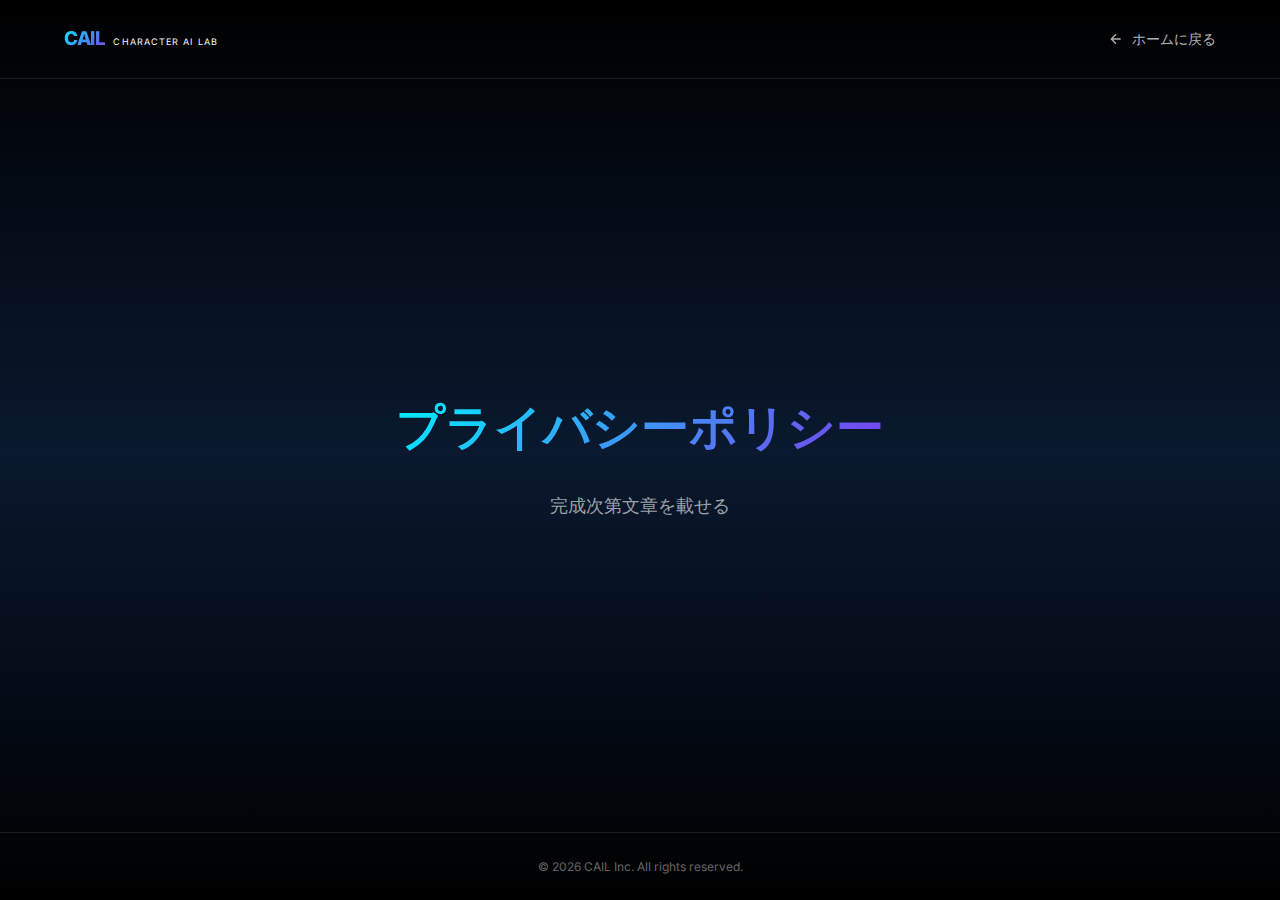
<file: privacy-policy.html>
<!DOCTYPE html>
<html lang="ja">

<head>
    <meta charset="UTF-8">
    <meta name="viewport" content="width=device-width, initial-scale=1.0">
    <meta name="description" content="CAIL - Character AI Lab プライバシーポリシー">
    <title>プライバシーポリシー | CAIL - Character AI Lab</title>
    <link rel="preconnect" href="https://fonts.googleapis.com">
    <link rel="preconnect" href="https://fonts.gstatic.com" crossorigin>
    <link href="https://fonts.googleapis.com/css2?family=Inter:wght@300;400;500;600;700;800&display=swap"
        rel="stylesheet">
    <link rel="stylesheet" href="styles.css">
    <style>
        .legal-page {
            min-height: 100vh;
            display: flex;
            flex-direction: column;
        }

        .legal-header {
            padding: 24px 0;
            border-bottom: 1px solid rgba(255, 255, 255, 0.1);
        }

        .legal-header .container {
            display: flex;
            align-items: center;
            justify-content: space-between;
        }

        .back-link {
            display: inline-flex;
            align-items: center;
            gap: 8px;
            color: var(--text-secondary);
            text-decoration: none;
            font-size: 14px;
            transition: color 0.3s ease;
        }

        .back-link:hover {
            color: var(--accent-neon);
        }

        .back-link svg {
            width: 16px;
            height: 16px;
        }

        .legal-content {
            flex: 1;
            display: flex;
            align-items: center;
            justify-content: center;
            padding: 80px 24px;
        }

        .legal-placeholder {
            text-align: center;
            max-width: 600px;
        }

        .legal-title {
            font-size: 48px;
            font-weight: 700;
            margin-bottom: 24px;
            background: linear-gradient(135deg, var(--accent-neon), var(--accent-purple));
            -webkit-background-clip: text;
            -webkit-text-fill-color: transparent;
            background-clip: text;
        }

        .legal-text {
            font-size: 18px;
            color: rgba(255, 255, 255, 0.6);
            line-height: 1.8;
        }

        .legal-footer {
            padding: 24px 0;
            border-top: 1px solid rgba(255, 255, 255, 0.1);
            text-align: center;
        }

        .legal-footer p {
            color: rgba(255, 255, 255, 0.4);
            font-size: 12px;
        }
    </style>
</head>

<body>
    <div class="legal-page">
        <header class="legal-header">
            <div class="container">
                <a href="index.html" class="logo">
                    <span class="logo-cail">CAIL</span>
                    <span class="logo-subtext">CHARACTER AI LAB</span>
                </a>
                <a href="index.html" class="back-link">
                    <svg viewBox="0 0 24 24" fill="none" stroke="currentColor" stroke-width="2">
                        <path d="M19 12H5M12 19l-7-7 7-7" />
                    </svg>
                    ホームに戻る
                </a>
            </div>
        </header>

        <main class="legal-content">
            <div class="legal-placeholder">
                <h1 class="legal-title">プライバシーポリシー</h1>
                <p class="legal-text">完成次第文章を載せる</p>
            </div>
        </main>

        <footer class="legal-footer">
            <div class="container">
                <p>&copy; 2026 CAIL Inc. All rights reserved.</p>
            </div>
        </footer>
    </div>
</body>

</html>
</file>
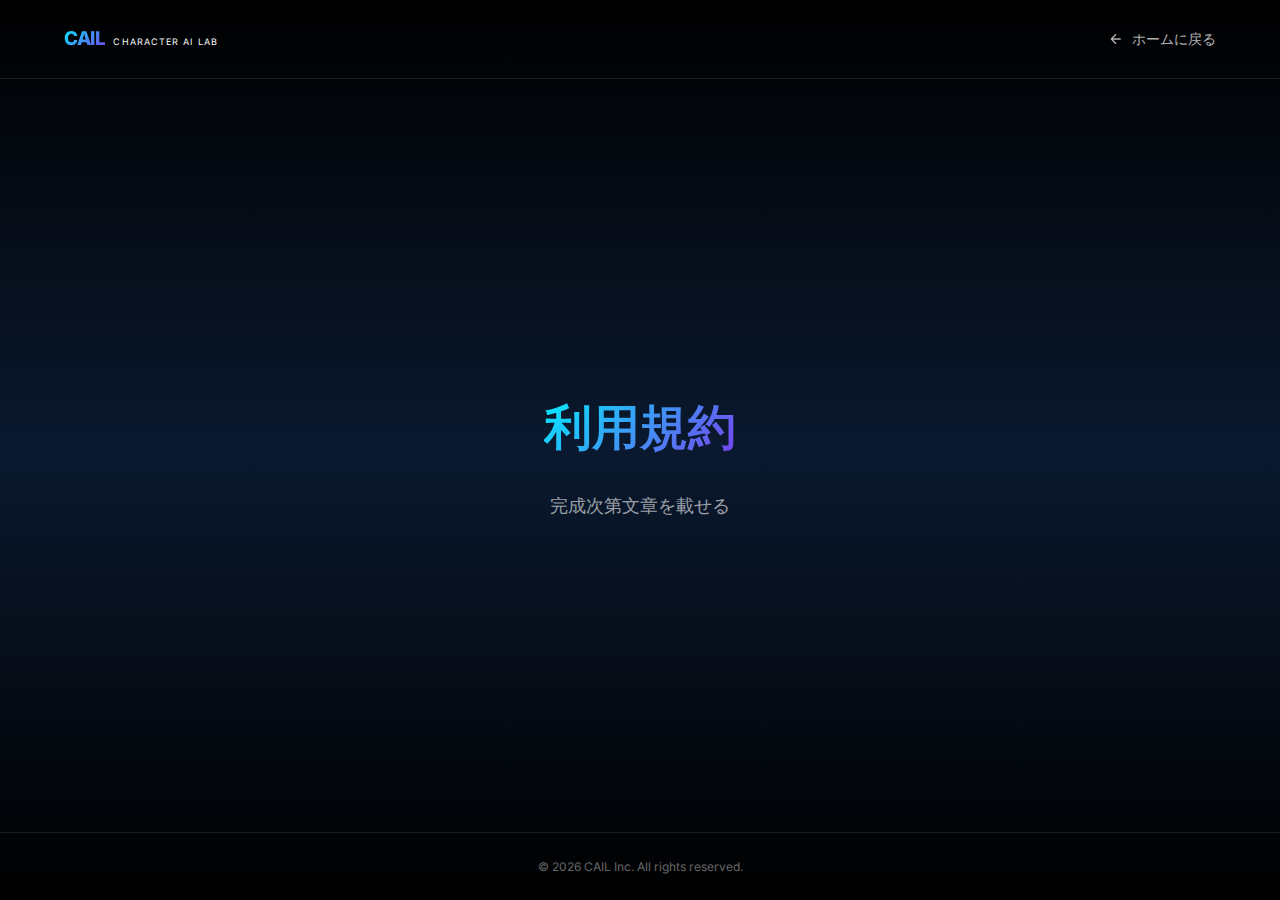
<file: terms-of-service.html>
<!DOCTYPE html>
<html lang="ja">

<head>
    <meta charset="UTF-8">
    <meta name="viewport" content="width=device-width, initial-scale=1.0">
    <meta name="description" content="CAIL - Character AI Lab 利用規約">
    <title>利用規約 | CAIL - Character AI Lab</title>
    <link rel="preconnect" href="https://fonts.googleapis.com">
    <link rel="preconnect" href="https://fonts.gstatic.com" crossorigin>
    <link href="https://fonts.googleapis.com/css2?family=Inter:wght@300;400;500;600;700;800&display=swap"
        rel="stylesheet">
    <link rel="stylesheet" href="styles.css">
    <style>
        .legal-page {
            min-height: 100vh;
            display: flex;
            flex-direction: column;
        }

        .legal-header {
            padding: 24px 0;
            border-bottom: 1px solid rgba(255, 255, 255, 0.1);
        }

        .legal-header .container {
            display: flex;
            align-items: center;
            justify-content: space-between;
        }

        .back-link {
            display: inline-flex;
            align-items: center;
            gap: 8px;
            color: var(--text-secondary);
            text-decoration: none;
            font-size: 14px;
            transition: color 0.3s ease;
        }

        .back-link:hover {
            color: var(--accent-neon);
        }

        .back-link svg {
            width: 16px;
            height: 16px;
        }

        .legal-content {
            flex: 1;
            display: flex;
            align-items: center;
            justify-content: center;
            padding: 80px 24px;
        }

        .legal-placeholder {
            text-align: center;
            max-width: 600px;
        }

        .legal-title {
            font-size: 48px;
            font-weight: 700;
            margin-bottom: 24px;
            background: linear-gradient(135deg, var(--accent-neon), var(--accent-purple));
            -webkit-background-clip: text;
            -webkit-text-fill-color: transparent;
            background-clip: text;
        }

        .legal-text {
            font-size: 18px;
            color: rgba(255, 255, 255, 0.6);
            line-height: 1.8;
        }

        .legal-footer {
            padding: 24px 0;
            border-top: 1px solid rgba(255, 255, 255, 0.1);
            text-align: center;
        }

        .legal-footer p {
            color: rgba(255, 255, 255, 0.4);
            font-size: 12px;
        }
    </style>
</head>

<body>
    <div class="legal-page">
        <header class="legal-header">
            <div class="container">
                <a href="index.html" class="logo">
                    <span class="logo-cail">CAIL</span>
                    <span class="logo-subtext">CHARACTER AI LAB</span>
                </a>
                <a href="index.html" class="back-link">
                    <svg viewBox="0 0 24 24" fill="none" stroke="currentColor" stroke-width="2">
                        <path d="M19 12H5M12 19l-7-7 7-7" />
                    </svg>
                    ホームに戻る
                </a>
            </div>
        </header>

        <main class="legal-content">
            <div class="legal-placeholder">
                <h1 class="legal-title">利用規約</h1>
                <p class="legal-text">完成次第文章を載せる</p>
            </div>
        </main>

        <footer class="legal-footer">
            <div class="container">
                <p>&copy; 2026 CAIL Inc. All rights reserved.</p>
            </div>
        </footer>
    </div>
</body>

</html>
</file>
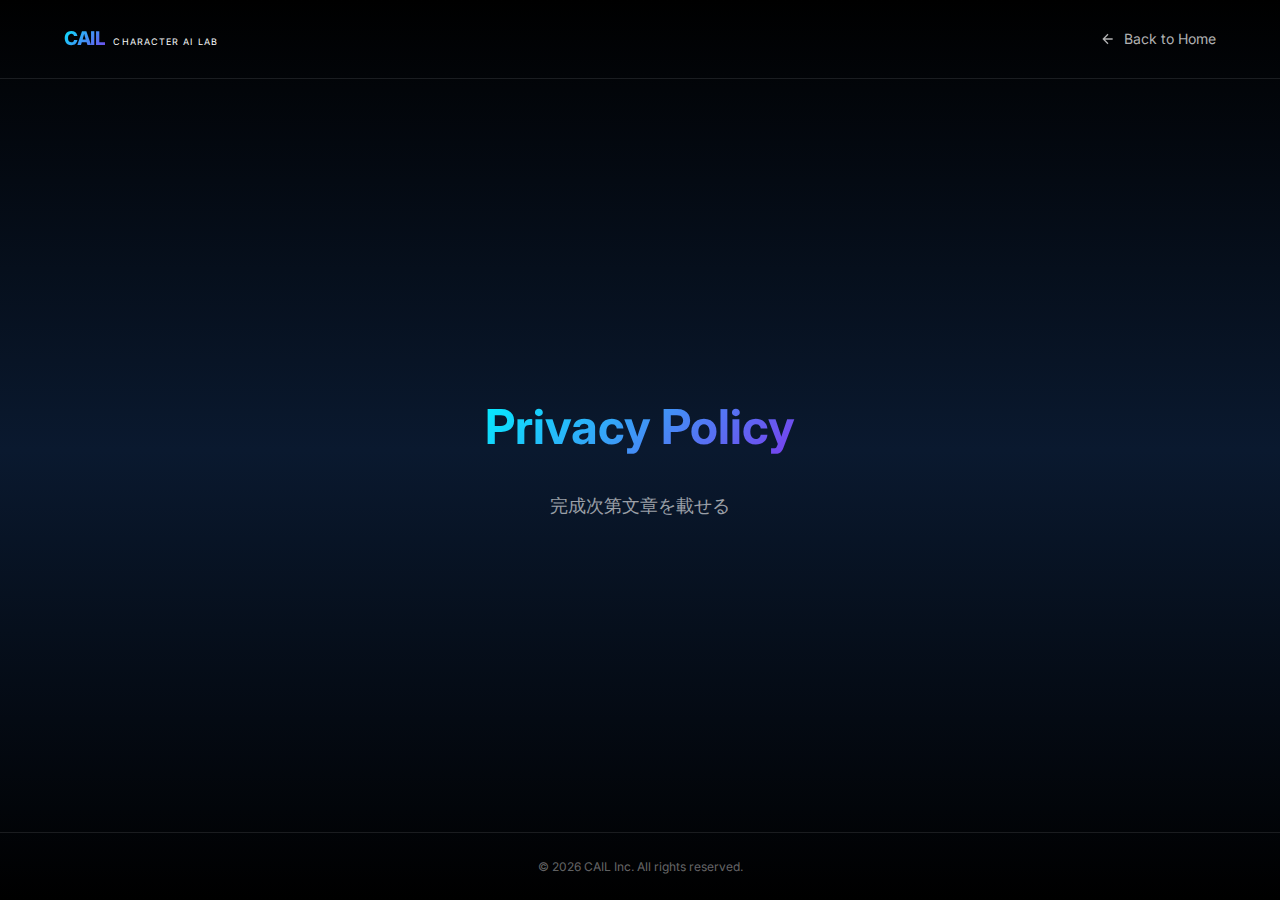
<file: cail-coporate-site_ver2/privacy-policy.html>
<!DOCTYPE html>
<html lang="en">

<head>
    <meta charset="UTF-8">
    <meta name="viewport" content="width=device-width, initial-scale=1.0">
    <meta name="description" content="CAIL - Character AI Lab Privacy Policy">
    <title>Privacy Policy | CAIL - Character AI Lab</title>
    <link rel="preconnect" href="https://fonts.googleapis.com">
    <link rel="preconnect" href="https://fonts.gstatic.com" crossorigin>
    <link href="https://fonts.googleapis.com/css2?family=Inter:wght@300;400;500;600;700;800&display=swap"
        rel="stylesheet">
    <link rel="stylesheet" href="styles.css">
    <style>
        .legal-page {
            min-height: 100vh;
            display: flex;
            flex-direction: column;
        }

        .legal-header {
            padding: 24px 0;
            border-bottom: 1px solid rgba(255, 255, 255, 0.1);
        }

        .legal-header .container {
            display: flex;
            align-items: center;
            justify-content: space-between;
        }

        .back-link {
            display: inline-flex;
            align-items: center;
            gap: 8px;
            color: var(--text-secondary);
            text-decoration: none;
            font-size: 14px;
            transition: color 0.3s ease;
        }

        .back-link:hover {
            color: var(--accent-neon);
        }

        .back-link svg {
            width: 16px;
            height: 16px;
        }

        .legal-content {
            flex: 1;
            display: flex;
            align-items: center;
            justify-content: center;
            padding: 80px 24px;
        }

        .legal-placeholder {
            text-align: center;
            max-width: 600px;
        }

        .legal-title {
            font-size: 48px;
            font-weight: 700;
            margin-bottom: 24px;
            background: linear-gradient(135deg, var(--accent-neon), var(--accent-purple));
            -webkit-background-clip: text;
            -webkit-text-fill-color: transparent;
            background-clip: text;
        }

        .legal-text {
            font-size: 18px;
            color: rgba(255, 255, 255, 0.6);
            line-height: 1.8;
        }

        .legal-footer {
            padding: 24px 0;
            border-top: 1px solid rgba(255, 255, 255, 0.1);
            text-align: center;
        }

        .legal-footer p {
            color: rgba(255, 255, 255, 0.4);
            font-size: 12px;
        }
    </style>
</head>

<body>
    <div class="legal-page">
        <header class="legal-header">
            <div class="container">
                <a href="index.html" class="logo">
                    <span class="logo-cail">CAIL</span>
                    <span class="logo-subtext">CHARACTER AI LAB</span>
                </a>
                <a href="index.html" class="back-link">
                    <svg viewBox="0 0 24 24" fill="none" stroke="currentColor" stroke-width="2">
                        <path d="M19 12H5M12 19l-7-7 7-7" />
                    </svg>
                    Back to Home
                </a>
            </div>
        </header>

        <main class="legal-content">
            <div class="legal-placeholder">
                <h1 class="legal-title">Privacy Policy</h1>
                <p class="legal-text">完成次第文章を載せる</p>
            </div>
        </main>

        <footer class="legal-footer">
            <div class="container">
                <p>&copy; 2026 CAIL Inc. All rights reserved.</p>
            </div>
        </footer>
    </div>
</body>

</html>
</file>
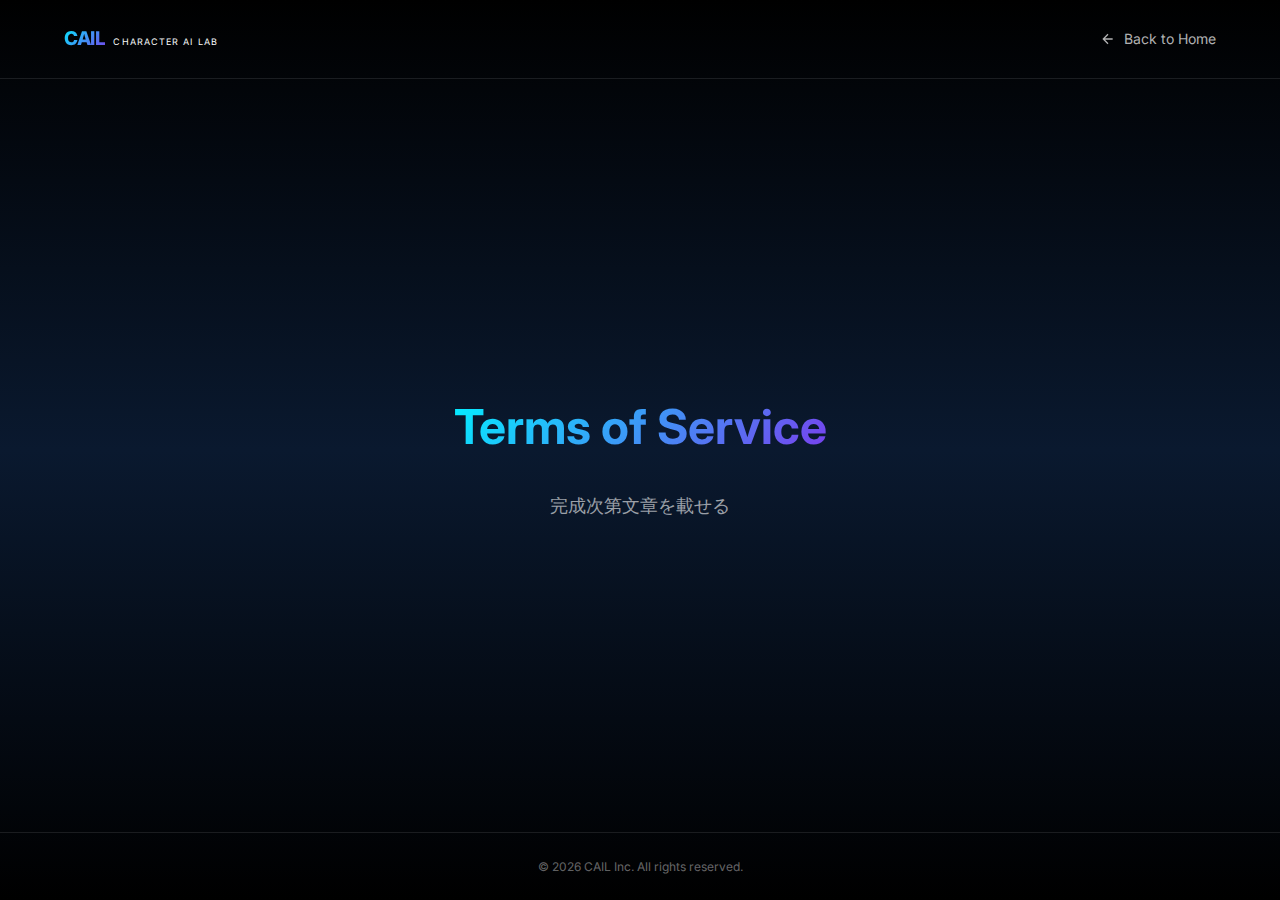
<file: cail-coporate-site_ver2/terms-of-service.html>
<!DOCTYPE html>
<html lang="en">

<head>
    <meta charset="UTF-8">
    <meta name="viewport" content="width=device-width, initial-scale=1.0">
    <meta name="description" content="CAIL - Character AI Lab Terms of Service">
    <title>Terms of Service | CAIL - Character AI Lab</title>
    <link rel="preconnect" href="https://fonts.googleapis.com">
    <link rel="preconnect" href="https://fonts.gstatic.com" crossorigin>
    <link href="https://fonts.googleapis.com/css2?family=Inter:wght@300;400;500;600;700;800&display=swap"
        rel="stylesheet">
    <link rel="stylesheet" href="styles.css">
    <style>
        .legal-page {
            min-height: 100vh;
            display: flex;
            flex-direction: column;
        }

        .legal-header {
            padding: 24px 0;
            border-bottom: 1px solid rgba(255, 255, 255, 0.1);
        }

        .legal-header .container {
            display: flex;
            align-items: center;
            justify-content: space-between;
        }

        .back-link {
            display: inline-flex;
            align-items: center;
            gap: 8px;
            color: var(--text-secondary);
            text-decoration: none;
            font-size: 14px;
            transition: color 0.3s ease;
        }

        .back-link:hover {
            color: var(--accent-neon);
        }

        .back-link svg {
            width: 16px;
            height: 16px;
        }

        .legal-content {
            flex: 1;
            display: flex;
            align-items: center;
            justify-content: center;
            padding: 80px 24px;
        }

        .legal-placeholder {
            text-align: center;
            max-width: 600px;
        }

        .legal-title {
            font-size: 48px;
            font-weight: 700;
            margin-bottom: 24px;
            background: linear-gradient(135deg, var(--accent-neon), var(--accent-purple));
            -webkit-background-clip: text;
            -webkit-text-fill-color: transparent;
            background-clip: text;
        }

        .legal-text {
            font-size: 18px;
            color: rgba(255, 255, 255, 0.6);
            line-height: 1.8;
        }

        .legal-footer {
            padding: 24px 0;
            border-top: 1px solid rgba(255, 255, 255, 0.1);
            text-align: center;
        }

        .legal-footer p {
            color: rgba(255, 255, 255, 0.4);
            font-size: 12px;
        }
    </style>
</head>

<body>
    <div class="legal-page">
        <header class="legal-header">
            <div class="container">
                <a href="index.html" class="logo">
                    <span class="logo-cail">CAIL</span>
                    <span class="logo-subtext">CHARACTER AI LAB</span>
                </a>
                <a href="index.html" class="back-link">
                    <svg viewBox="0 0 24 24" fill="none" stroke="currentColor" stroke-width="2">
                        <path d="M19 12H5M12 19l-7-7 7-7" />
                    </svg>
                    Back to Home
                </a>
            </div>
        </header>

        <main class="legal-content">
            <div class="legal-placeholder">
                <h1 class="legal-title">Terms of Service</h1>
                <p class="legal-text">完成次第文章を載せる</p>
            </div>
        </main>

        <footer class="legal-footer">
            <div class="container">
                <p>&copy; 2026 CAIL Inc. All rights reserved.</p>
            </div>
        </footer>
    </div>
</body>

</html>
</file>
<file: styles.css>
/* ===================================
   CAIL Corporate Site v2 - Design System
   =================================== */

/* CSS Variables */
:root {
    /* Colors */
    --bg-primary: #000000;
    --bg-secondary: #0A192F;
    --accent-neon: #00F2FF;
    --accent-purple: #7C3AED;
    --text-primary: #FFFFFF;
    --text-secondary: rgba(255, 255, 255, 0.7);
    --text-muted: rgba(255, 255, 255, 0.5);

    /* Glassmorphism */
    --glass-bg: rgba(255, 255, 255, 0.03);
    --glass-border: rgba(255, 255, 255, 0.08);
    --blur: 16px;

    /* Layout */
    --max-width: 1200px;
    --header-height: 80px;

    /* Typography */
    --font-primary: 'Inter', -apple-system, BlinkMacSystemFont, sans-serif;

    /* Spacing */
    --section-padding: 120px;
    --container-padding: 24px;
}

/* Reset & Base */
*,
*::before,
*::after {
    box-sizing: border-box;
    margin: 0;
    padding: 0;
}

html {
    scroll-behavior: smooth;
    overflow-x: hidden;
}

body {
    font-family: var(--font-primary);
    background: linear-gradient(180deg, var(--bg-primary) 0%, var(--bg-secondary) 50%, var(--bg-primary) 100%);
    color: var(--text-primary);
    line-height: 1.6;
    overflow-x: hidden;
    max-width: 100vw;
    min-height: 100vh;
}

/* Particle Canvas */
#particles-canvas {
    position: fixed;
    top: 0;
    left: 0;
    width: 100%;
    height: 100%;
    pointer-events: none;
    z-index: 0;
}

/* Container */
.container {
    max-width: var(--max-width);
    margin: 0 auto;
    padding: 0 var(--container-padding);
    position: relative;
    z-index: 1;
}

/* ===================================
   Contact Modal
   =================================== */
.modal-overlay {
    position: fixed;
    top: 0;
    left: 0;
    width: 100%;
    height: 100%;
    background: rgba(0, 0, 0, 0.8);
    backdrop-filter: blur(8px);
    -webkit-backdrop-filter: blur(8px);
    z-index: 2000;
    display: flex;
    align-items: center;
    justify-content: center;
    opacity: 0;
    visibility: hidden;
    pointer-events: none;
    transition: all 0.3s ease;
}

.modal-overlay.active {
    opacity: 1;
    visibility: visible;
    pointer-events: auto;
}

.modal-content {
    width: 90%;
    max-width: 480px;
    padding: 48px;
    position: relative;
}

.modal-close {
    position: absolute;
    top: 16px;
    right: 16px;
    width: 32px;
    height: 32px;
    background: transparent;
    border: none;
    color: var(--text-secondary);
    cursor: pointer;
    transition: color 0.3s ease;
}

.modal-close:hover {
    color: var(--text-primary);
}

.modal-close svg {
    width: 100%;
    height: 100%;
}

.modal-title {
    font-size: 28px;
    font-weight: 700;
    margin-bottom: 8px;
    text-align: center;
}

.modal-subtitle {
    font-size: 14px;
    color: var(--text-secondary);
    text-align: center;
    margin-bottom: 32px;
}

.contact-form {
    display: flex;
    flex-direction: column;
    gap: 20px;
}

.form-group {
    display: flex;
    flex-direction: column;
    gap: 8px;
}

.form-group label {
    font-size: 12px;
    font-weight: 500;
    letter-spacing: 0.05em;
    color: var(--text-secondary);
}

.form-group input,
.form-group textarea {
    background: rgba(255, 255, 255, 0.05);
    border: 1px solid var(--glass-border);
    border-radius: 8px;
    padding: 14px 16px;
    font-size: 14px;
    color: var(--text-primary);
    font-family: var(--font-primary);
    transition: border-color 0.3s ease;
}

.form-group input:focus,
.form-group textarea:focus {
    outline: none;
    border-color: var(--accent-neon);
}

.form-group input::placeholder,
.form-group textarea::placeholder {
    color: var(--text-muted);
}

.form-group textarea {
    resize: vertical;
    min-height: 100px;
}

.btn-full {
    width: 100%;
}

/* ===================================
   Header & Navigation
   =================================== */
.header {
    position: fixed;
    top: 0;
    left: 0;
    right: 0;
    height: var(--header-height);
    background: rgba(0, 0, 0, 0.8);
    backdrop-filter: blur(var(--blur));
    -webkit-backdrop-filter: blur(var(--blur));
    border-bottom: 1px solid var(--glass-border);
    z-index: 1000;
}

.header .container {
    display: flex;
    align-items: center;
    justify-content: space-between;
    height: 100%;
}

/* Logo */
.logo {
    display: flex;
    align-items: baseline;
    gap: 8px;
    text-decoration: none;
}

.logo-cail {
    font-family: 'Inter', -apple-system, BlinkMacSystemFont, sans-serif;
    font-size: 19px;
    font-weight: 800;
    letter-spacing: -0.02em;
    background: linear-gradient(135deg, #00F2FF 0%, #7C3AED 100%);
    -webkit-background-clip: text;
    -webkit-text-fill-color: transparent;
    background-clip: text;
}

.logo-subtext {
    font-family: 'Inter', -apple-system, BlinkMacSystemFont, sans-serif;
    font-size: 9px;
    font-weight: 400;
    letter-spacing: 0.12em;
    color: #F9FAFB;
}

/* Footer Logo - slightly smaller */
.footer-logo .logo-cail {
    font-size: 16px;
}

.footer-logo .logo-subtext {
    font-size: 8px;
}

/* Navigation */
.nav {
    display: flex;
    gap: 40px;
}

.nav-link {
    color: var(--text-secondary);
    text-decoration: none;
    font-size: 12px;
    font-weight: 500;
    letter-spacing: 0.1em;
    transition: color 0.3s ease;
}

.nav-link:hover {
    color: var(--accent-neon);
}

/* Header Actions */
.header-actions {
    display: flex;
    align-items: center;
    gap: 16px;
}

.store-badge {
    display: flex;
    width: 100px;
    height: 32px;
    color: var(--text-secondary);
    transition: color 0.3s ease;
}

.store-badge:hover {
    color: var(--text-primary);
}

.store-badge svg {
    width: 100%;
    height: 100%;
}

/* Buttons */
.btn {
    display: inline-flex;
    align-items: center;
    justify-content: center;
    padding: 12px 24px;
    font-size: 12px;
    font-weight: 600;
    letter-spacing: 0.05em;
    text-decoration: none;
    border-radius: 4px;
    transition: all 0.3s ease;
    cursor: pointer;
    border: none;
    font-family: var(--font-primary);
}

.btn-primary {
    background: linear-gradient(135deg, var(--accent-neon), var(--accent-purple));
    color: var(--bg-primary);
}

.btn-primary:hover {
    box-shadow: 0 0 30px rgba(0, 242, 255, 0.4);
    transform: translateY(-2px);
}

.btn-secondary {
    background: transparent;
    color: var(--text-primary);
    border: 1px solid var(--glass-border);
}

.btn-secondary:hover {
    border-color: var(--accent-neon);
    color: var(--accent-neon);
}

.btn-large {
    padding: 16px 32px;
    font-size: 14px;
}

.contact-btn {
    background: linear-gradient(135deg, var(--accent-neon), var(--accent-purple));
    color: var(--bg-primary);
    border: none;
}

.contact-btn:hover {
    box-shadow: 0 0 30px rgba(0, 242, 255, 0.4);
    transform: translateY(-2px);
}

/* ===================================
   Hero Section
   =================================== */
.hero {
    min-height: 100vh;
    display: flex;
    align-items: center;
    padding-top: var(--header-height);
}

.hero-grid {
    display: grid;
    grid-template-columns: 7fr 5fr;
    gap: 60px;
    align-items: stretch;
}

.hero-content {
    padding-right: 40px;
    display: flex;
    flex-direction: column;
    justify-content: center;
}

.hero-title {
    font-size: clamp(48px, 6vw, 72px);
    font-weight: 800;
    line-height: 1.1;
    letter-spacing: -0.03em;
    margin-bottom: 24px;
}

.hero-title-line {
    display: block;
}

.gradient-text {
    background: linear-gradient(135deg, var(--accent-neon), var(--accent-purple));
    -webkit-background-clip: text;
    -webkit-text-fill-color: transparent;
    background-clip: text;
}

.hero-subtitle {
    font-size: 18px;
    color: var(--text-secondary);
    max-width: 480px;
    margin-bottom: 40px;
    line-height: 1.7;
}

.hero-cta {
    display: flex;
    gap: 16px;
}

.hero-visual {
    display: flex;
    justify-content: center;
    align-items: stretch;
    position: relative;
}

.hero-image {
    width: 100%;
    height: auto;
    object-fit: contain;
    border-radius: 20px;
    box-shadow:
        0 0 60px rgba(0, 242, 255, 0.3),
        0 0 100px rgba(124, 58, 237, 0.25);
    border: none;
    animation: float 6s ease-in-out infinite;
    position: relative;
    z-index: 1;
    -webkit-mask-image: radial-gradient(ellipse 90% 90% at center, black 60%, transparent 100%);
    mask-image: radial-gradient(ellipse 90% 90% at center, black 60%, transparent 100%);
}

@keyframes float {

    0%,
    100% {
        transform: translateY(0);
    }

    50% {
        transform: translateY(-20px);
    }
}

/* ===================================
   Section Common Styles
   =================================== */
section {
    padding: var(--section-padding) 0;
    position: relative;
}

.section-header {
    text-align: center;
    margin-bottom: 64px;
}

.section-label {
    display: inline-block;
    font-size: 11px;
    font-weight: 600;
    letter-spacing: 0.2em;
    color: var(--accent-neon);
    margin-bottom: 16px;
    text-transform: uppercase;
}

.section-title {
    font-size: clamp(32px, 4vw, 48px);
    font-weight: 700;
    letter-spacing: -0.03em;
    margin-bottom: 16px;
}

.section-subtitle {
    font-size: 18px;
    color: rgba(255, 255, 255, 0.8);
    max-width: 600px;
    margin: 0 auto;
    letter-spacing: 0.01em;
    line-height: 1.7;
}

/* ===================================
   Glass Cards
   =================================== */
.glass-card {
    background: var(--glass-bg);
    border: 0.5px solid;
    border-image: linear-gradient(135deg, transparent 0%, rgba(0, 242, 255, 0.3) 50%, transparent 100%) 1;
    border-radius: 16px;
    padding: 40px;
    backdrop-filter: blur(25px);
    -webkit-backdrop-filter: blur(25px);
    transition: all 0.3s ease;
    position: relative;
    overflow: hidden;
}

.glass-card::before {
    content: '';
    position: absolute;
    top: 0;
    left: 0;
    right: 0;
    bottom: 0;
    background: url("data:image/svg+xml,%3Csvg viewBox='0 0 256 256' xmlns='http://www.w3.org/2000/svg'%3E%3Cfilter id='noise'%3E%3CfeTurbulence type='fractalNoise' baseFrequency='0.9' numOctaves='4' stitchTiles='stitch'/%3E%3C/filter%3E%3Crect width='100%25' height='100%25' filter='url(%23noise)' opacity='0.03'/%3E%3C/svg%3E");
    pointer-events: none;
    border-radius: 16px;
}

.glass-card:hover {
    border-color: rgba(0, 242, 255, 0.2);
    transform: translateY(-4px);
    box-shadow: 0 20px 40px rgba(0, 0, 0, 0.3);
}

.card-icon {
    width: 48px;
    height: 48px;
    margin-bottom: 24px;
    color: var(--accent-neon);
}

.card-icon svg {
    width: 100%;
    height: 100%;
}

.card-title {
    font-size: 20px;
    font-weight: 600;
    margin-bottom: 12px;
    letter-spacing: -0.01em;
}

.card-text {
    font-size: 15px;
    color: rgba(255, 255, 255, 0.8);
    line-height: 1.7;
    letter-spacing: 0.01em;
}

/* ===================================
   Challenge Section
   =================================== */
.challenge-grid {
    display: grid;
    grid-template-columns: repeat(3, 1fr);
    gap: 24px;
}

/* ===================================
   Solution Section (OUR SOLUTION)
   =================================== */
.solution {
    background: linear-gradient(180deg, var(--bg-secondary) 0%, #0A1628 100%);
}

.solution-grid {
    display: grid;
    grid-template-columns: 1fr 1fr;
    gap: 80px;
    align-items: center;
}

.solution-content {
    padding-right: 20px;
}

.solution-title {
    font-size: clamp(36px, 4vw, 52px);
    font-weight: 700;
    line-height: 1.15;
    letter-spacing: -0.02em;
    margin-bottom: 48px;
    margin-top: 16px;
}

.solution-features {
    display: flex;
    flex-direction: column;
    gap: 32px;
}

.solution-feature {
    display: flex;
    gap: 16px;
    align-items: flex-start;
}

.feature-icon {
    flex-shrink: 0;
    width: 20px;
    height: 20px;
    color: var(--accent-neon);
    margin-top: 4px;
}

.feature-icon svg {
    width: 100%;
    height: 100%;
}

.feature-text h3 {
    font-size: 16px;
    font-weight: 600;
    margin-bottom: 8px;
    letter-spacing: 0.01em;
}

.feature-text p {
    font-size: 14px;
    color: var(--text-secondary);
    line-height: 1.7;
    max-width: 380px;
}

.solution-visual {
    display: flex;
    justify-content: center;
    align-items: center;
}

.iphone-mockup-container {
    background: rgba(15, 23, 42, 0.8);
    border-radius: 24px;
    padding: 40px;
    box-shadow:
        0 0 60px rgba(0, 0, 0, 0.5),
        inset 0 1px 0 rgba(255, 255, 255, 0.05);
}

.iphone-mockup-img {
    width: 100%;
    max-width: 400px;
    height: auto;
    display: block;
    filter: drop-shadow(0 20px 40px rgba(0, 0, 0, 0.4));
}

/* Responsive for Solution Section */
@media (max-width: 900px) {
    .solution-grid {
        grid-template-columns: 1fr;
        gap: 48px;
    }

    .solution-content {
        padding-right: 0;
        order: 1;
    }

    .solution-visual {
        order: 2;
    }

    .iphone-mockup-container {
        padding: 24px;
    }
}

/* ===================================
   Pillars Section
   =================================== */
.pillars-grid {
    display: grid;
    grid-template-columns: repeat(3, 1fr);
    gap: 24px;
}

.pillar-card {
    background: var(--glass-bg);
    border: 1px solid var(--glass-border);
    border-radius: 16px;
    overflow: hidden;
    transition: all 0.3s ease;
}

.pillar-card:hover {
    border-color: rgba(124, 58, 237, 0.3);
    transform: translateY(-4px);
}

.pillar-visual {
    width: 100%;
    height: 200px;
    background: linear-gradient(135deg, var(--bg-secondary), var(--bg-primary));
    overflow: hidden;
}

.pillar-visual img {
    width: 100%;
    height: 100%;
    object-fit: cover;
    border-radius: 8px;
    filter: drop-shadow(0 0 20px rgba(0, 242, 255, 0.3));
}

.pillar-title {
    font-size: 20px;
    font-weight: 600;
    padding: 24px 24px 8px;
}

.pillar-text {
    font-size: 14px;
    color: var(--text-secondary);
    padding: 0 24px 24px;
    line-height: 1.7;
}

/* ===================================
   Blue Ocean Section
   =================================== */
.blueocean-content {
    display: flex;
    flex-direction: column;
    align-items: center;
    gap: 48px;
}

.venn-diagram {
    position: relative;
    width: 450px;
    height: 400px;
}

.venn-circle {
    position: absolute;
    width: 220px;
    height: 220px;
    border-radius: 50%;
    display: flex;
    align-items: center;
    justify-content: center;
    font-size: 13px;
    font-weight: 600;
    letter-spacing: 0.02em;
    text-align: center;
    transition: all 0.3s ease;
}

.venn-circle span {
    position: relative;
    z-index: 2;
}

.venn-ai {
    top: 0;
    left: 50%;
    transform: translateX(-50%);
    background: radial-gradient(circle at 30% 30%, rgba(0, 242, 255, 0.4) 0%, rgba(0, 242, 255, 0.15) 40%, rgba(0, 242, 255, 0.05) 70%, transparent 100%);
    border: 1px solid rgba(0, 242, 255, 0.3);
    box-shadow:
        inset 0 0 60px rgba(0, 242, 255, 0.3),
        inset -20px -20px 60px rgba(0, 0, 0, 0.4),
        0 0 30px rgba(0, 242, 255, 0.2);
}

.venn-character {
    bottom: 40px;
    left: 0;
    background: radial-gradient(circle at 30% 30%, rgba(124, 58, 237, 0.4) 0%, rgba(124, 58, 237, 0.15) 40%, rgba(124, 58, 237, 0.05) 70%, transparent 100%);
    border: 1px solid rgba(124, 58, 237, 0.3);
    box-shadow:
        inset 0 0 60px rgba(124, 58, 237, 0.3),
        inset -20px -20px 60px rgba(0, 0, 0, 0.4),
        0 0 30px rgba(124, 58, 237, 0.2);
}

.venn-social {
    bottom: 40px;
    right: 0;
    background: radial-gradient(circle at 30% 30%, rgba(157, 78, 221, 0.4) 0%, rgba(157, 78, 221, 0.15) 40%, rgba(157, 78, 221, 0.05) 70%, transparent 100%);
    border: 1px solid rgba(157, 78, 221, 0.3);
    box-shadow:
        inset 0 0 60px rgba(157, 78, 221, 0.3),
        inset -20px -20px 60px rgba(0, 0, 0, 0.4),
        0 0 30px rgba(157, 78, 221, 0.2);
}

.venn-center {
    position: absolute;
    top: 50%;
    left: 50%;
    transform: translate(-50%, -50%);
    width: 140px;
    height: 140px;
    border-radius: 50%;
    background:
        radial-gradient(circle at 30% 30%, rgba(255, 255, 255, 0.4) 0%, transparent 40%),
        radial-gradient(circle at center, rgba(0, 242, 255, 0.6) 0%, rgba(124, 58, 237, 0.4) 100%);
    display: flex;
    align-items: center;
    justify-content: center;
    text-align: center;
    font-size: 11px;
    font-weight: 700;
    letter-spacing: 0.1em;
    line-height: 1.4;
    box-shadow:
        0 0 60px rgba(0, 242, 255, 0.5),
        0 0 120px rgba(124, 58, 237, 0.3),
        inset 0 0 40px rgba(255, 255, 255, 0.2),
        inset 0 0 80px rgba(0, 242, 255, 0.3);
    animation: center-pulse 3s ease-in-out infinite;
    z-index: 10;
    border: 1px solid rgba(255, 255, 255, 0.3);
}

@keyframes center-pulse {

    0%,
    100% {
        box-shadow: 0 0 60px rgba(0, 242, 255, 0.5), 0 0 120px rgba(124, 58, 237, 0.3);
    }

    50% {
        box-shadow: 0 0 80px rgba(0, 242, 255, 0.7), 0 0 160px rgba(124, 58, 237, 0.5);
    }
}

.blueocean-text {
    max-width: 800px;
    text-align: center;
    font-size: 18px;
    color: var(--text-secondary);
    line-height: 1.8;
}

/* Venn Diagram Badges */
.venn-badge {
    position: absolute;
    background: rgba(15, 23, 42, 0.8);
    border: 1px solid rgba(255, 255, 255, 0.15);
    border-radius: 8px;
    padding: 8px 12px;
    font-size: 14px;
    font-weight: 700;
    color: var(--text-primary);
    text-align: center;
    backdrop-filter: blur(10px);
    -webkit-backdrop-filter: blur(10px);
    box-shadow: 0 4px 16px rgba(0, 0, 0, 0.3);
    z-index: 5;
    white-space: nowrap;
}

.venn-badge small {
    display: block;
    font-size: 9px;
    font-weight: 400;
    color: var(--text-secondary);
    margin-top: 2px;
    letter-spacing: 0.02em;
}

.venn-badge-ai-char {
    top: -60px;
    left: 50%;
    transform: translateX(-50%);
    border-color: rgba(0, 242, 255, 0.4);
}

.venn-badge-char-comm {
    bottom: -50px;
    left: 50%;
    transform: translateX(-50%);
    border-color: rgba(124, 58, 237, 0.4);
}

.venn-badge-comm-ai {
    bottom: -50px;
    left: 50%;
    transform: translateX(-50%);
    border-color: rgba(157, 78, 221, 0.4);
}

/* Blue Ocean Sources */
.blueocean-sources {
    font-size: 10px;
    color: rgba(255, 255, 255, 0.4);
    text-align: center;
    max-width: 900px;
    margin: 24px auto 0;
    line-height: 1.6;
    letter-spacing: 0.01em;
}

/* ===================================
   Market Landscape - Bento Grid
   =================================== */
/* ===================================
   Strategic Gap Grid (Market Opportunity)
   =================================== */
.strategic-gap-grid {
    display: grid;
    grid-template-columns: repeat(3, 1fr);
    grid-template-rows: auto auto;
    gap: 24px;
}

.gap-card {
    position: relative;
    background: rgba(15, 23, 42, 0.6);
    border: 1px solid rgba(255, 255, 255, 0.08);
    border-radius: 16px;
    padding: 32px;
    backdrop-filter: blur(16px);
    -webkit-backdrop-filter: blur(16px);
    display: flex;
    flex-direction: column;
    overflow: hidden;
}

/* Glassmorphism grain effect */
.gap-card::before {
    content: '';
    position: absolute;
    top: 0;
    left: 0;
    right: 0;
    bottom: 0;
    background-image: url("data:image/svg+xml,%3Csvg viewBox='0 0 256 256' xmlns='http://www.w3.org/2000/svg'%3E%3Cfilter id='noise'%3E%3CfeTurbulence type='fractalNoise' baseFrequency='0.9' numOctaves='4' stitchTiles='stitch'/%3E%3C/filter%3E%3Crect width='100%25' height='100%25' filter='url(%23noise)'/%3E%3C/svg%3E");
    opacity: 0.03;
    pointer-events: none;
    border-radius: 16px;
}

.gap-card-limitation {
    transition: transform 0.3s ease, box-shadow 0.3s ease;
}

.gap-card-limitation:hover {
    transform: translateY(-4px);
    box-shadow: 0 20px 40px rgba(0, 0, 0, 0.3);
}

.gap-card-featured {
    grid-column: 1 / -1;
    background: rgba(15, 23, 42, 0.7);
    border: 1px solid rgba(255, 255, 255, 0.12);
    text-align: center;
    padding: 48px 64px;
}

/* Tri-color glow for featured card */
.featured-glow {
    position: absolute;
    top: 0;
    left: 0;
    right: 0;
    bottom: 0;
    background:
        radial-gradient(ellipse 60% 100% at 20% 100%, rgba(0, 242, 255, 0.12) 0%, transparent 50%),
        radial-gradient(ellipse 60% 100% at 50% 100%, rgba(168, 85, 247, 0.10) 0%, transparent 50%),
        radial-gradient(ellipse 60% 100% at 80% 100%, rgba(250, 204, 21, 0.08) 0%, transparent 50%);
    pointer-events: none;
    border-radius: 16px;
}

.gap-icon {
    width: 40px;
    height: 40px;
    margin-bottom: 20px;
    color: var(--accent-purple);
    flex-shrink: 0;
}

.gap-icon svg {
    width: 100%;
    height: 100%;
}

.gap-icon-featured {
    width: 48px;
    height: 48px;
    margin: 0 auto 24px;
    color: var(--accent-neon);
}

.gap-title {
    font-size: 18px;
    font-weight: 600;
    margin-bottom: 12px;
    letter-spacing: -0.01em;
    line-height: 1.3;
}

.gap-title-featured {
    font-size: 24px;
    font-weight: 700;
    color: var(--text-primary);
}

.gap-text {
    font-size: 14px;
    color: var(--text-secondary);
    line-height: 1.7;
    flex-grow: 1;
}

.gap-text-featured {
    font-size: 16px;
    max-width: 800px;
    margin: 0 auto;
    color: rgba(255, 255, 255, 0.8);
}

/* Responsive for Strategic Gap Grid */
@media (max-width: 900px) {
    .strategic-gap-grid {
        grid-template-columns: 1fr;
    }

    .gap-card-featured {
        padding: 32px 24px;
    }
}


/* ===================================
   Flywheel Growth Section
   =================================== */
.flywheel-container {
    display: flex;
    justify-content: center;
    padding: 40px 0;
}

.flywheel {
    position: relative;
    width: 600px;
    height: 600px;
}

.flywheel-center {
    position: absolute;
    top: 50%;
    left: 50%;
    transform: translate(-50%, -50%);
    width: 180px;
    height: 180px;
    display: flex;
    flex-direction: column;
    align-items: center;
    justify-content: center;
    background: radial-gradient(circle at center, rgba(0, 242, 255, 0.15) 0%, transparent 70%);
    border-radius: 50%;
    z-index: 10;
}

.flywheel-moya {
    width: 100px;
    height: 100px;
    object-fit: contain;
    filter: drop-shadow(0 0 40px rgba(0, 242, 255, 0.5)) drop-shadow(0 0 60px rgba(124, 58, 237, 0.3));
    border-radius: 12px;
    -webkit-mask-image: radial-gradient(ellipse 90% 90% at center, black 55%, transparent 100%);
    mask-image: radial-gradient(ellipse 90% 90% at center, black 55%, transparent 100%);
}

.flywheel-label {
    font-size: 12px;
    font-weight: 600;
    color: var(--accent-neon);
    margin-top: 8px;
    letter-spacing: 0.1em;
}

.flywheel-node {
    position: absolute;
    width: 160px;
    background: var(--glass-bg);
    border: 1px solid var(--glass-border);
    border-radius: 12px;
    padding: 20px;
    text-align: center;
}

.flywheel-node span {
    display: block;
    font-size: 14px;
    font-weight: 600;
    color: var(--accent-neon);
    margin-bottom: 4px;
}

.flywheel-node p {
    font-size: 11px;
    color: var(--text-secondary);
    line-height: 1.4;
}

.flywheel-icon {
    width: 32px;
    height: 32px;
    margin: 0 auto 12px;
    color: var(--accent-purple);
}

.flywheel-icon svg {
    width: 100%;
    height: 100%;
}

.flywheel-node-1 {
    top: 20px;
    left: 50%;
    transform: translateX(-50%);
}

.flywheel-node-2 {
    top: 50%;
    right: 20px;
    transform: translateY(-50%);
}

.flywheel-node-3 {
    bottom: 20px;
    left: 50%;
    transform: translateX(-50%);
}

.flywheel-node-4 {
    top: 50%;
    left: 20px;
    transform: translateY(-50%);
}

.flywheel-arrow {
    position: absolute;
    width: 60px;
    height: 60px;
    border: 2px solid transparent;
    border-radius: 50%;
}

.flywheel-arrow::after {
    content: '';
    position: absolute;
    width: 100%;
    height: 100%;
    border-radius: 50%;
    border: 2px solid transparent;
    animation: motion-trail 2s ease-in-out infinite;
}

@keyframes motion-trail {
    0% {
        opacity: 0;
        transform: scale(0.8);
        box-shadow: 0 0 10px rgba(0, 242, 255, 0.5);
    }

    50% {
        opacity: 1;
        transform: scale(1.1);
        box-shadow: 0 0 30px rgba(0, 242, 255, 0.8), 0 0 60px rgba(124, 58, 237, 0.4);
    }

    100% {
        opacity: 0;
        transform: scale(1.3);
        box-shadow: 0 0 10px rgba(0, 242, 255, 0.2);
    }
}

.flywheel-arrow-1 {
    top: 120px;
    right: 100px;
    border-top-color: var(--accent-neon);
    border-right-color: var(--accent-neon);
    transform: rotate(45deg);
    box-shadow: 0 0 15px rgba(0, 242, 255, 0.4);
}

.flywheel-arrow-1::after {
    animation-delay: 0s;
}

.flywheel-arrow-2 {
    bottom: 120px;
    right: 100px;
    border-bottom-color: var(--accent-purple);
    border-right-color: var(--accent-purple);
    transform: rotate(45deg);
    box-shadow: 0 0 15px rgba(124, 58, 237, 0.4);
}

.flywheel-arrow-2::after {
    animation-delay: 0.5s;
}

.flywheel-arrow-3 {
    bottom: 120px;
    left: 100px;
    border-bottom-color: var(--accent-neon);
    border-left-color: var(--accent-neon);
    transform: rotate(45deg);
    box-shadow: 0 0 15px rgba(0, 242, 255, 0.4);
}

.flywheel-arrow-3::after {
    animation-delay: 1s;
}

.flywheel-arrow-4 {
    top: 120px;
    left: 100px;
    border-top-color: var(--accent-purple);
    border-left-color: var(--accent-purple);
    transform: rotate(45deg);
    box-shadow: 0 0 15px rgba(124, 58, 237, 0.4);
}

.flywheel-arrow-4::after {
    animation-delay: 1.5s;
}

/* ===================================
   Dual-Core Technology Section
   =================================== */
.technology .section-intro {
    text-align: center;
    font-size: 16px;
    color: var(--text-secondary);
    line-height: 1.8;
    max-width: 700px;
    margin: 0 auto 48px;
}

.dualcore-visual {
    display: grid;
    grid-template-columns: 1fr auto 1fr;
    gap: 60px;
    align-items: center;
    max-width: 1000px;
    margin: 0 auto;
    position: relative;
}

.brain {
    background: var(--glass-bg);
    border: 1px solid var(--glass-border);
    border-radius: 16px;
    padding: 32px;
    text-align: center;
    position: relative;
}

.brain-icon {
    width: 64px;
    height: 64px;
    margin: 0 auto 16px;
    color: var(--accent-neon);
}

.brain-right .brain-icon {
    color: var(--accent-purple);
}

.brain-icon svg {
    width: 100%;
    height: 100%;
}

.brain-title {
    font-size: 18px;
    font-weight: 600;
    margin-bottom: 8px;
}

.brain-badge {
    display: inline-block;
    font-size: 10px;
    font-weight: 600;
    letter-spacing: 0.05em;
    padding: 6px 12px;
    background: rgba(0, 242, 255, 0.15);
    border: 1px solid rgba(0, 242, 255, 0.3);
    border-radius: 20px;
    color: var(--accent-neon);
    margin-bottom: 16px;
}

.brain-badge-alt {
    background: rgba(124, 58, 237, 0.15);
    border-color: rgba(124, 58, 237, 0.3);
    color: var(--accent-purple);
}

.brain-text {
    font-size: 12px;
    color: var(--text-secondary);
    line-height: 1.9;
    letter-spacing: 0.01em;
}

.moyamoya-center {
    width: 200px;
    height: 200px;
    display: flex;
    align-items: center;
    justify-content: center;
    position: relative;
}

/* Iridescent Glow Effect */
.iridescent-glow {
    position: absolute;
    top: 50%;
    left: 50%;
    transform: translate(-50%, -50%);
    width: 220px;
    height: 220px;
    border-radius: 50%;
    background:
        radial-gradient(circle at 30% 30%, rgba(0, 242, 255, 0.3) 0%, transparent 50%),
        radial-gradient(circle at 70% 30%, rgba(168, 85, 247, 0.25) 0%, transparent 50%),
        radial-gradient(circle at 50% 70%, rgba(250, 204, 21, 0.2) 0%, transparent 50%);
    animation: iridescent-pulse 3s ease-in-out infinite;
    pointer-events: none;
    z-index: 0;
}

@keyframes iridescent-pulse {

    0%,
    100% {
        opacity: 0.6;
        transform: translate(-50%, -50%) scale(1);
    }

    50% {
        opacity: 1;
        transform: translate(-50%, -50%) scale(1.15);
    }
}

.moyamoya-center img {
    max-width: 100%;
    max-height: 100%;
    position: relative;
    z-index: 1;
    filter: drop-shadow(0 0 30px rgba(255, 255, 255, 0.3));
    animation: moyamoya-breathe 3s ease-in-out infinite;
    border-radius: 16px;
    box-shadow: 0 0 40px rgba(0, 242, 255, 0.2), 0 0 80px rgba(124, 58, 237, 0.15);
    -webkit-mask-image: radial-gradient(ellipse 85% 85% at center, black 55%, transparent 100%);
    mask-image: radial-gradient(ellipse 85% 85% at center, black 55%, transparent 100%);
}

@keyframes moyamoya-breathe {

    0%,
    100% {
        filter: drop-shadow(0 0 30px rgba(255, 255, 255, 0.3)) drop-shadow(0 0 60px rgba(0, 242, 255, 0.2));
        transform: scale(1);
    }

    50% {
        filter: drop-shadow(0 0 40px rgba(255, 255, 255, 0.5)) drop-shadow(0 0 80px rgba(168, 85, 247, 0.3));
        transform: scale(1.03);
    }
}

/* Synaptic Pulse Lines */
.synaptic-pulse {
    position: absolute;
    top: 50%;
    height: 2px;
    width: 80px;
    pointer-events: none;
}

.synaptic-pulse.pulse-neon {
    right: -80px;
    background: linear-gradient(90deg, rgba(0, 242, 255, 0.1), rgba(0, 242, 255, 0.8));
    animation: synaptic-flow-right 2s ease-in-out infinite;
}

.synaptic-pulse.pulse-purple {
    left: -80px;
    background: linear-gradient(270deg, rgba(168, 85, 247, 0.1), rgba(168, 85, 247, 0.8));
    animation: synaptic-flow-left 2s ease-in-out infinite;
}

@keyframes synaptic-flow-right {
    0% {
        opacity: 0.2;
        transform: translateX(-20px) scaleX(0.5);
    }

    50% {
        opacity: 1;
        transform: translateX(10px) scaleX(1);
    }

    100% {
        opacity: 0.2;
        transform: translateX(40px) scaleX(0.3);
    }
}

@keyframes synaptic-flow-left {
    0% {
        opacity: 0.2;
        transform: translateX(20px) scaleX(0.5);
    }

    50% {
        opacity: 1;
        transform: translateX(-10px) scaleX(1);
    }

    100% {
        opacity: 0.2;
        transform: translateX(-40px) scaleX(0.3);
    }
}


/* ===================================
   Team Section
   =================================== */
.team-grid {
    display: grid;
    grid-template-columns: repeat(4, 1fr);
    gap: 24px;
}

.team-card {
    background: var(--glass-bg);
    border: 1px solid var(--glass-border);
    border-radius: 16px;
    padding: 32px 24px 28px;
    text-align: center;
    transition: all 0.3s ease;
}

.team-card:hover {
    border-color: rgba(0, 242, 255, 0.2);
    transform: translateY(-4px);
}

.team-avatar {
    width: 100px;
    height: 100px;
    margin: 0 auto 20px;
    border-radius: 50%;
    overflow: hidden;
    background: linear-gradient(135deg, var(--bg-secondary), var(--bg-primary));
    border: 2px solid var(--glass-border);
}

.team-avatar img {
    width: 100%;
    height: 100%;
    object-fit: cover;
}

.team-name {
    font-size: 16px;
    font-weight: 600;
    margin-bottom: 4px;
}

.team-role {
    font-size: 12px;
    color: var(--accent-neon);
    font-weight: 500;
    margin-bottom: 12px;
}

.team-bio {
    font-size: 11px;
    color: var(--text-secondary);
    line-height: 1.5;
}

/* ===================================
   Strategic Partners (Integrated in Business Model)
   =================================== */
.flywheel-partners-layout {
    position: relative;
}

.strategic-partners {
    position: relative;
    margin-top: 60px;
    padding-top: 48px;
    border-top: 1px solid rgba(255, 255, 255, 0.06);
}

.partners-subtitle {
    text-align: center;
    font-size: 14px;
    font-weight: 600;
    letter-spacing: 0.1em;
    text-transform: uppercase;
    color: var(--accent-neon);
    margin-bottom: 40px;
}

/* Connection line animation from flywheel to partners */
.partner-connection-line {
    position: absolute;
    top: -30px;
    left: 50%;
    transform: translateX(-50%);
    width: 2px;
    height: 30px;
    background: linear-gradient(180deg, var(--accent-neon), transparent);
    animation: pulse-connection 2s ease-in-out infinite;
}

@keyframes pulse-connection {

    0%,
    100% {
        opacity: 0.4;
        height: 30px;
    }

    50% {
        opacity: 1;
        height: 40px;
    }
}

.partners-grid {
    display: grid;
    grid-template-columns: repeat(2, 1fr);
    justify-items: center;
    gap: 80px;
    max-width: 800px;
    margin: 0 auto;
}

.partner-item {
    display: grid;
    grid-template-rows: 100px auto auto auto;
    align-items: start;
    justify-items: center;
    gap: 0;
    width: 100%;
    max-width: 280px;
}

.partner-logo {
    display: flex;
    align-items: center;
    justify-content: center;
    height: 100px;
    width: 100%;
    transition: opacity 0.3s ease, transform 0.3s ease;
}

.partner-logo:hover {
    opacity: 0.9;
    transform: scale(1.05);
}

/* Enlarged logo sizes (1.5x+) with visual weight balance */
.partner-docomo img {
    height: 100px;
    width: auto;
    filter: brightness(1.1);
}

.partner-with img {
    height: 70px;
    width: auto;
}

.partner-badge {
    display: contents;
}

.partner-badge .badge-value {
    display: flex;
    align-items: flex-end;
    justify-content: center;
    height: 40px;
    font-size: 22px;
    font-weight: 700;
    background: linear-gradient(135deg, var(--accent-neon), var(--accent-purple));
    -webkit-background-clip: text;
    -webkit-text-fill-color: transparent;
    background-clip: text;
    margin-top: 24px;
    padding-bottom: 4px;
}

.partner-badge .badge-label {
    display: flex;
    align-items: center;
    justify-content: center;
    height: 24px;
    font-size: 12px;
    color: var(--text-secondary);
    text-transform: uppercase;
    letter-spacing: 0.08em;
    margin-bottom: 8px;
}

.partner-badge .badge-desc {
    display: flex;
    align-items: flex-start;
    justify-content: center;
    text-align: center;
    min-height: 48px;
    font-size: 11px;
    color: rgba(255, 255, 255, 0.5);
    line-height: 1.5;
    padding: 0 8px;
}

/* ===================================
   Footer
   =================================== */
.footer {
    padding: 80px 0 40px;
    border-top: 1px solid var(--glass-border);
}

.footer-content {
    display: flex;
    justify-content: space-between;
    align-items: center;
    margin-bottom: 40px;
}

.footer-brand .logo {
    margin-bottom: 8px;
}

.footer-tagline {
    font-size: 13px;
    color: var(--text-muted);
}

.footer-links {
    display: flex;
    gap: 32px;
}

.footer-link {
    color: var(--text-secondary);
    text-decoration: none;
    font-size: 13px;
    transition: color 0.3s ease;
    background: none;
    border: none;
    cursor: pointer;
    font-family: var(--font-primary);
}

.footer-link:hover {
    color: var(--accent-neon);
}

.footer-bottom {
    text-align: center;
    padding-top: 24px;
    border-top: 1px solid var(--glass-border);
}

.footer-bottom p {
    font-size: 12px;
    color: var(--text-muted);
}

/* ===================================
   Responsive Styles
   =================================== */
@media (max-width: 1024px) {
    .hero-grid {
        grid-template-columns: 1fr;
        text-align: center;
    }

    .hero-content {
        padding-right: 0;
    }

    .hero-subtitle {
        margin: 0 auto 40px;
    }

    .hero-cta {
        justify-content: center;
    }

    .challenge-grid,
    .pillars-grid {
        grid-template-columns: 1fr;
    }



    .flywheel {
        width: 100%;
        max-width: 400px;
        height: 400px;
    }

    .flywheel-node {
        width: 120px;
        padding: 12px;
    }

    .dualcore-visual {
        grid-template-columns: 1fr;
        gap: 24px;
    }

    .moyamoya-center {
        order: -1;
    }

    .team-grid {
        grid-template-columns: repeat(2, 1fr);
    }

    .partners-grid {
        flex-direction: column;
        gap: 48px;
    }

    .venn-diagram {
        width: 320px;
        height: 300px;
    }

    .venn-circle {
        width: 160px;
        height: 160px;
        font-size: 11px;
    }

    .venn-center {
        width: 100px;
        height: 100px;
        font-size: 9px;
    }
}

@media (max-width: 640px) {
    :root {
        --section-padding: 80px;
    }

    .header .container {
        padding: 0 16px;
    }

    .nav {
        display: none;
    }

    .store-badge {
        display: none;
    }

    .hero-cta {
        flex-direction: column;
    }

    .btn-large {
        width: 100%;
    }

    .team-grid {
        grid-template-columns: 1fr;
    }

    .footer-content {
        flex-direction: column;
        gap: 24px;
        text-align: center;
    }

    .footer-links {
        flex-direction: column;
        gap: 16px;
    }

    .flywheel {
        height: 350px;
    }

    .flywheel-node {
        width: 100px;
        padding: 10px;
    }

    .flywheel-node span {
        font-size: 11px;
    }

    .flywheel-node p {
        font-size: 9px;
    }
}

/* Ultra small screens */
@media (max-width: 480px) {
    section {
        max-width: 100vw;
        overflow-x: hidden;
    }

    .container {
        padding: 0 16px;
    }

    .flywheel-container {
        transform: scale(0.85);
        transform-origin: center center;
    }

    .flywheel {
        width: 100%;
        max-width: 320px;
        height: 320px;
    }

    .flywheel-node {
        width: 85px;
        padding: 8px;
    }

    .flywheel-node span {
        font-size: 10px;
    }

    .flywheel-node p {
        display: none;
    }

    .flywheel-center {
        width: 120px;
        height: 120px;
    }

    .flywheel-moya {
        width: 70px;
        height: 70px;
    }

    .hero-subtitle {
        font-size: 14px;
    }

    .section-subtitle {
        font-size: 14px;
    }

    .team-card {
        padding: 16px;
    }

    .team-name {
        font-size: 16px;
    }

    .team-role {
        font-size: 12px;
    }
}
</file>
<file: cail-coporate-site_jp/styles.css>
/* ===================================
   CAIL Corporate Site v2 - Design System
   =================================== */

/* CSS Variables */
:root {
    /* Colors */
    --bg-primary: #000000;
    --bg-secondary: #0A192F;
    --accent-neon: #00F2FF;
    --accent-purple: #7C3AED;
    --text-primary: #FFFFFF;
    --text-secondary: rgba(255, 255, 255, 0.7);
    --text-muted: rgba(255, 255, 255, 0.5);

    /* Glassmorphism */
    --glass-bg: rgba(255, 255, 255, 0.03);
    --glass-border: rgba(255, 255, 255, 0.08);
    --blur: 16px;

    /* Layout */
    --max-width: 1200px;
    --header-height: 80px;

    /* Typography */
    --font-primary: 'Inter', -apple-system, BlinkMacSystemFont, sans-serif;

    /* Spacing */
    --section-padding: 120px;
    --container-padding: 24px;
}

/* Reset & Base */
*,
*::before,
*::after {
    box-sizing: border-box;
    margin: 0;
    padding: 0;
}

html {
    scroll-behavior: smooth;
    overflow-x: hidden;
}

body {
    font-family: var(--font-primary);
    background: linear-gradient(180deg, var(--bg-primary) 0%, var(--bg-secondary) 50%, var(--bg-primary) 100%);
    color: var(--text-primary);
    line-height: 1.6;
    overflow-x: hidden;
    max-width: 100vw;
    min-height: 100vh;
}

/* Particle Canvas */
#particles-canvas {
    position: fixed;
    top: 0;
    left: 0;
    width: 100%;
    height: 100%;
    pointer-events: none;
    z-index: 0;
}

/* Container */
.container {
    max-width: var(--max-width);
    margin: 0 auto;
    padding: 0 var(--container-padding);
    position: relative;
    z-index: 1;
}

/* ===================================
   Contact Modal
   =================================== */
.modal-overlay {
    position: fixed;
    top: 0;
    left: 0;
    width: 100%;
    height: 100%;
    background: rgba(0, 0, 0, 0.8);
    backdrop-filter: blur(8px);
    -webkit-backdrop-filter: blur(8px);
    z-index: 2000;
    display: flex;
    align-items: center;
    justify-content: center;
    opacity: 0;
    visibility: hidden;
    pointer-events: none;
    transition: all 0.3s ease;
}

.modal-overlay.active {
    opacity: 1;
    visibility: visible;
    pointer-events: auto;
}

.modal-content {
    width: 90%;
    max-width: 480px;
    padding: 48px;
    position: relative;
}

.modal-close {
    position: absolute;
    top: 16px;
    right: 16px;
    width: 32px;
    height: 32px;
    background: transparent;
    border: none;
    color: var(--text-secondary);
    cursor: pointer;
    transition: color 0.3s ease;
}

.modal-close:hover {
    color: var(--text-primary);
}

.modal-close svg {
    width: 100%;
    height: 100%;
}

.modal-title {
    font-size: 28px;
    font-weight: 700;
    margin-bottom: 8px;
    text-align: center;
}

.modal-subtitle {
    font-size: 14px;
    color: var(--text-secondary);
    text-align: center;
    margin-bottom: 32px;
}

.contact-form {
    display: flex;
    flex-direction: column;
    gap: 20px;
}

.form-group {
    display: flex;
    flex-direction: column;
    gap: 8px;
}

.form-group label {
    font-size: 12px;
    font-weight: 500;
    letter-spacing: 0.05em;
    color: var(--text-secondary);
}

.form-group input,
.form-group textarea {
    background: rgba(255, 255, 255, 0.05);
    border: 1px solid var(--glass-border);
    border-radius: 8px;
    padding: 14px 16px;
    font-size: 14px;
    color: var(--text-primary);
    font-family: var(--font-primary);
    transition: border-color 0.3s ease;
}

.form-group input:focus,
.form-group textarea:focus {
    outline: none;
    border-color: var(--accent-neon);
}

.form-group input::placeholder,
.form-group textarea::placeholder {
    color: var(--text-muted);
}

.form-group textarea {
    resize: vertical;
    min-height: 100px;
}

.btn-full {
    width: 100%;
}

/* ===================================
   Header & Navigation
   =================================== */
.header {
    position: fixed;
    top: 0;
    left: 0;
    right: 0;
    height: var(--header-height);
    background: rgba(0, 0, 0, 0.8);
    backdrop-filter: blur(var(--blur));
    -webkit-backdrop-filter: blur(var(--blur));
    border-bottom: 1px solid var(--glass-border);
    z-index: 1000;
}

.header .container {
    display: flex;
    align-items: center;
    justify-content: space-between;
    height: 100%;
}

/* Logo */
.logo {
    display: flex;
    align-items: baseline;
    gap: 8px;
    text-decoration: none;
}

.logo-cail {
    font-family: 'Inter', -apple-system, BlinkMacSystemFont, sans-serif;
    font-size: 19px;
    font-weight: 800;
    letter-spacing: -0.02em;
    background: linear-gradient(135deg, #00F2FF 0%, #7C3AED 100%);
    -webkit-background-clip: text;
    -webkit-text-fill-color: transparent;
    background-clip: text;
}

.logo-subtext {
    font-family: 'Inter', -apple-system, BlinkMacSystemFont, sans-serif;
    font-size: 9px;
    font-weight: 400;
    letter-spacing: 0.12em;
    color: #F9FAFB;
}

/* Footer Logo - slightly smaller */
.footer-logo .logo-cail {
    font-size: 16px;
}

.footer-logo .logo-subtext {
    font-size: 8px;
}

/* Navigation */
.nav {
    display: flex;
    gap: 40px;
}

.nav-link {
    color: var(--text-secondary);
    text-decoration: none;
    font-size: 12px;
    font-weight: 500;
    letter-spacing: 0.1em;
    transition: color 0.3s ease;
}

.nav-link:hover {
    color: var(--accent-neon);
}

/* Header Actions */
.header-actions {
    display: flex;
    align-items: center;
    gap: 16px;
}

.store-badge {
    display: flex;
    width: 100px;
    height: 32px;
    color: var(--text-secondary);
    transition: color 0.3s ease;
}

.store-badge:hover {
    color: var(--text-primary);
}

.store-badge svg {
    width: 100%;
    height: 100%;
}

/* Buttons */
.btn {
    display: inline-flex;
    align-items: center;
    justify-content: center;
    padding: 12px 24px;
    font-size: 12px;
    font-weight: 600;
    letter-spacing: 0.05em;
    text-decoration: none;
    border-radius: 4px;
    transition: all 0.3s ease;
    cursor: pointer;
    border: none;
    font-family: var(--font-primary);
}

.btn-primary {
    background: linear-gradient(135deg, var(--accent-neon), var(--accent-purple));
    color: var(--bg-primary);
}

.btn-primary:hover {
    box-shadow: 0 0 30px rgba(0, 242, 255, 0.4);
    transform: translateY(-2px);
}

.btn-secondary {
    background: transparent;
    color: var(--text-primary);
    border: 1px solid var(--glass-border);
}

.btn-secondary:hover {
    border-color: var(--accent-neon);
    color: var(--accent-neon);
}

.btn-large {
    padding: 16px 32px;
    font-size: 14px;
}

.contact-btn {
    background: linear-gradient(135deg, var(--accent-neon), var(--accent-purple));
    color: var(--bg-primary);
    border: none;
}

.contact-btn:hover {
    box-shadow: 0 0 30px rgba(0, 242, 255, 0.4);
    transform: translateY(-2px);
}

/* ===================================
   Hero Section
   =================================== */
.hero {
    min-height: 100vh;
    display: flex;
    align-items: center;
    padding-top: var(--header-height);
}

.hero-grid {
    display: grid;
    grid-template-columns: 7fr 5fr;
    gap: 60px;
    align-items: stretch;
}

.hero-content {
    padding-right: 40px;
    display: flex;
    flex-direction: column;
    justify-content: center;
}

.hero-title {
    font-size: clamp(48px, 6vw, 72px);
    font-weight: 800;
    line-height: 1.1;
    letter-spacing: -0.03em;
    margin-bottom: 24px;
}

.hero-title-line {
    display: block;
}

.gradient-text {
    background: linear-gradient(135deg, var(--accent-neon), var(--accent-purple));
    -webkit-background-clip: text;
    -webkit-text-fill-color: transparent;
    background-clip: text;
}

.hero-subtitle {
    font-size: 18px;
    color: var(--text-secondary);
    max-width: 480px;
    margin-bottom: 40px;
    line-height: 1.7;
}

.hero-cta {
    display: flex;
    gap: 16px;
}

.hero-visual {
    display: flex;
    justify-content: center;
    align-items: stretch;
    position: relative;
}

.hero-image {
    width: 100%;
    height: auto;
    object-fit: contain;
    border-radius: 20px;
    box-shadow:
        0 0 60px rgba(0, 242, 255, 0.3),
        0 0 100px rgba(124, 58, 237, 0.25),
        inset 0 0 60px rgba(0, 0, 0, 0.5);
    border: 1px solid rgba(0, 242, 255, 0.15);
    animation: float 6s ease-in-out infinite;
    position: relative;
    z-index: 1;
}

@keyframes float {

    0%,
    100% {
        transform: translateY(0);
    }

    50% {
        transform: translateY(-20px);
    }
}

/* ===================================
   Section Common Styles
   =================================== */
section {
    padding: var(--section-padding) 0;
    position: relative;
}

.section-header {
    text-align: center;
    margin-bottom: 64px;
}

.section-label {
    display: inline-block;
    font-size: 11px;
    font-weight: 600;
    letter-spacing: 0.2em;
    color: var(--accent-neon);
    margin-bottom: 16px;
    text-transform: uppercase;
}

.section-title {
    font-size: clamp(32px, 4vw, 48px);
    font-weight: 700;
    letter-spacing: -0.02em;
    margin-bottom: 16px;
}

.section-subtitle {
    font-size: 18px;
    color: var(--text-secondary);
    max-width: 600px;
    margin: 0 auto;
}

/* ===================================
   Glass Cards
   =================================== */
.glass-card {
    background: var(--glass-bg);
    border: 1px solid var(--glass-border);
    border-radius: 16px;
    padding: 40px;
    backdrop-filter: blur(var(--blur));
    -webkit-backdrop-filter: blur(var(--blur));
    transition: all 0.3s ease;
}

.glass-card:hover {
    border-color: rgba(0, 242, 255, 0.2);
    transform: translateY(-4px);
    box-shadow: 0 20px 40px rgba(0, 0, 0, 0.3);
}

.card-icon {
    width: 48px;
    height: 48px;
    margin-bottom: 24px;
    color: var(--accent-neon);
}

.card-icon svg {
    width: 100%;
    height: 100%;
}

.card-title {
    font-size: 20px;
    font-weight: 600;
    margin-bottom: 12px;
    letter-spacing: -0.01em;
}

.card-text {
    font-size: 15px;
    color: var(--text-secondary);
    line-height: 1.7;
}

/* ===================================
   Challenge Section
   =================================== */
.challenge-grid {
    display: grid;
    grid-template-columns: repeat(3, 1fr);
    gap: 24px;
}

/* ===================================
   Solution Section (OUR SOLUTION)
   =================================== */
.solution {
    background: linear-gradient(180deg, var(--bg-secondary) 0%, #0A1628 100%);
}

.solution-grid {
    display: grid;
    grid-template-columns: 1fr 1fr;
    gap: 80px;
    align-items: center;
}

.solution-content {
    padding-right: 20px;
}

.solution-title {
    font-size: clamp(36px, 4vw, 52px);
    font-weight: 700;
    line-height: 1.15;
    letter-spacing: -0.02em;
    margin-bottom: 48px;
    margin-top: 16px;
}

.solution-features {
    display: flex;
    flex-direction: column;
    gap: 32px;
}

.solution-feature {
    display: flex;
    gap: 16px;
    align-items: flex-start;
}

.feature-icon {
    flex-shrink: 0;
    width: 20px;
    height: 20px;
    color: var(--accent-neon);
    margin-top: 4px;
}

.feature-icon svg {
    width: 100%;
    height: 100%;
}

.feature-text h3 {
    font-size: 16px;
    font-weight: 600;
    margin-bottom: 8px;
    letter-spacing: 0.01em;
}

.feature-text p {
    font-size: 14px;
    color: var(--text-secondary);
    line-height: 1.7;
    max-width: 380px;
}

.solution-visual {
    display: flex;
    justify-content: center;
    align-items: center;
}

.iphone-mockup-container {
    background: rgba(15, 23, 42, 0.8);
    border-radius: 24px;
    padding: 40px;
    box-shadow:
        0 0 60px rgba(0, 0, 0, 0.5),
        inset 0 1px 0 rgba(255, 255, 255, 0.05);
}

.iphone-mockup-img {
    width: 100%;
    max-width: 400px;
    height: auto;
    display: block;
    filter: drop-shadow(0 20px 40px rgba(0, 0, 0, 0.4));
}

/* Responsive for Solution Section */
@media (max-width: 900px) {
    .solution-grid {
        grid-template-columns: 1fr;
        gap: 48px;
    }

    .solution-content {
        padding-right: 0;
        order: 1;
    }

    .solution-visual {
        order: 2;
    }

    .iphone-mockup-container {
        padding: 24px;
    }
}

/* ===================================
   Pillars Section
   =================================== */
.pillars-grid {
    display: grid;
    grid-template-columns: repeat(3, 1fr);
    gap: 24px;
}

.pillar-card {
    background: var(--glass-bg);
    border: 1px solid var(--glass-border);
    border-radius: 16px;
    overflow: hidden;
    transition: all 0.3s ease;
}

.pillar-card:hover {
    border-color: rgba(124, 58, 237, 0.3);
    transform: translateY(-4px);
}

.pillar-visual {
    width: 100%;
    height: 200px;
    background: linear-gradient(135deg, var(--bg-secondary), var(--bg-primary));
    overflow: hidden;
}

.pillar-visual img {
    width: 100%;
    height: 100%;
    object-fit: cover;
    border-radius: 8px;
    filter: drop-shadow(0 0 20px rgba(0, 242, 255, 0.3));
}

.pillar-title {
    font-size: 20px;
    font-weight: 600;
    padding: 24px 24px 8px;
}

.pillar-text {
    font-size: 14px;
    color: var(--text-secondary);
    padding: 0 24px 24px;
    line-height: 1.7;
}

/* ===================================
   Blue Ocean Section
   =================================== */
.blueocean-content {
    display: flex;
    flex-direction: column;
    align-items: center;
    gap: 48px;
}

.venn-diagram {
    position: relative;
    width: 450px;
    height: 400px;
}

.venn-circle {
    position: absolute;
    width: 220px;
    height: 220px;
    border-radius: 50%;
    display: flex;
    align-items: center;
    justify-content: center;
    font-size: 13px;
    font-weight: 600;
    letter-spacing: 0.02em;
    text-align: center;
    transition: all 0.3s ease;
}

.venn-circle span {
    position: relative;
    z-index: 2;
}

.venn-ai {
    top: 0;
    left: 50%;
    transform: translateX(-50%);
    background: radial-gradient(circle at center, rgba(0, 242, 255, 0.2) 0%, rgba(0, 242, 255, 0.05) 70%);
    border: 1px solid rgba(0, 242, 255, 0.3);
}

.venn-character {
    bottom: 40px;
    left: 0;
    background: radial-gradient(circle at center, rgba(124, 58, 237, 0.2) 0%, rgba(124, 58, 237, 0.05) 70%);
    border: 1px solid rgba(124, 58, 237, 0.3);
}

.venn-social {
    bottom: 40px;
    right: 0;
    background: radial-gradient(circle at center, rgba(157, 78, 221, 0.2) 0%, rgba(157, 78, 221, 0.05) 70%);
    border: 1px solid rgba(157, 78, 221, 0.3);
}

.venn-center {
    position: absolute;
    top: 50%;
    left: 50%;
    transform: translate(-50%, -50%);
    width: 140px;
    height: 140px;
    border-radius: 50%;
    background: radial-gradient(circle at center, rgba(0, 242, 255, 0.6) 0%, rgba(124, 58, 237, 0.4) 100%);
    display: flex;
    align-items: center;
    justify-content: center;
    text-align: center;
    font-size: 11px;
    font-weight: 700;
    letter-spacing: 0.1em;
    line-height: 1.4;
    box-shadow:
        0 0 60px rgba(0, 242, 255, 0.5),
        0 0 120px rgba(124, 58, 237, 0.3);
    animation: center-pulse 3s ease-in-out infinite;
    z-index: 10;
}

@keyframes center-pulse {

    0%,
    100% {
        box-shadow: 0 0 60px rgba(0, 242, 255, 0.5), 0 0 120px rgba(124, 58, 237, 0.3);
    }

    50% {
        box-shadow: 0 0 80px rgba(0, 242, 255, 0.7), 0 0 160px rgba(124, 58, 237, 0.5);
    }
}

.blueocean-text {
    max-width: 800px;
    text-align: center;
    font-size: 18px;
    color: var(--text-secondary);
    line-height: 1.8;
}

/* ===================================
   Market Landscape - Bento Grid
   =================================== */
/* ===================================
   Strategic Gap Grid (Market Opportunity)
   =================================== */
.strategic-gap-grid {
    display: grid;
    grid-template-columns: repeat(3, 1fr);
    grid-template-rows: auto auto;
    gap: 24px;
}

.gap-card {
    position: relative;
    background: rgba(15, 23, 42, 0.6);
    border: 1px solid rgba(255, 255, 255, 0.08);
    border-radius: 16px;
    padding: 32px;
    backdrop-filter: blur(16px);
    -webkit-backdrop-filter: blur(16px);
    display: flex;
    flex-direction: column;
    overflow: hidden;
}

/* Glassmorphism grain effect */
.gap-card::before {
    content: '';
    position: absolute;
    top: 0;
    left: 0;
    right: 0;
    bottom: 0;
    background-image: url("data:image/svg+xml,%3Csvg viewBox='0 0 256 256' xmlns='http://www.w3.org/2000/svg'%3E%3Cfilter id='noise'%3E%3CfeTurbulence type='fractalNoise' baseFrequency='0.9' numOctaves='4' stitchTiles='stitch'/%3E%3C/filter%3E%3Crect width='100%25' height='100%25' filter='url(%23noise)'/%3E%3C/svg%3E");
    opacity: 0.03;
    pointer-events: none;
    border-radius: 16px;
}

.gap-card-limitation {
    transition: transform 0.3s ease, box-shadow 0.3s ease;
}

.gap-card-limitation:hover {
    transform: translateY(-4px);
    box-shadow: 0 20px 40px rgba(0, 0, 0, 0.3);
}

.gap-card-featured {
    grid-column: 1 / -1;
    background: rgba(15, 23, 42, 0.7);
    border: 1px solid rgba(255, 255, 255, 0.12);
    text-align: center;
    padding: 48px 64px;
}

/* Tri-color glow for featured card */
.featured-glow {
    position: absolute;
    top: 0;
    left: 0;
    right: 0;
    bottom: 0;
    background:
        radial-gradient(ellipse 60% 100% at 20% 100%, rgba(0, 242, 255, 0.12) 0%, transparent 50%),
        radial-gradient(ellipse 60% 100% at 50% 100%, rgba(168, 85, 247, 0.10) 0%, transparent 50%),
        radial-gradient(ellipse 60% 100% at 80% 100%, rgba(250, 204, 21, 0.08) 0%, transparent 50%);
    pointer-events: none;
    border-radius: 16px;
}

.gap-icon {
    width: 40px;
    height: 40px;
    margin-bottom: 20px;
    color: var(--accent-purple);
    flex-shrink: 0;
}

.gap-icon svg {
    width: 100%;
    height: 100%;
}

.gap-icon-featured {
    width: 48px;
    height: 48px;
    margin: 0 auto 24px;
    color: var(--accent-neon);
}

.gap-title {
    font-size: 18px;
    font-weight: 600;
    margin-bottom: 12px;
    letter-spacing: -0.01em;
    line-height: 1.3;
}

.gap-title-featured {
    font-size: 24px;
    font-weight: 700;
    color: var(--text-primary);
}

.gap-text {
    font-size: 14px;
    color: var(--text-secondary);
    line-height: 1.7;
    flex-grow: 1;
}

.gap-text-featured {
    font-size: 16px;
    max-width: 800px;
    margin: 0 auto;
    color: rgba(255, 255, 255, 0.8);
}

/* Responsive for Strategic Gap Grid */
@media (max-width: 900px) {
    .strategic-gap-grid {
        grid-template-columns: 1fr;
    }

    .gap-card-featured {
        padding: 32px 24px;
    }
}


/* ===================================
   Flywheel Growth Section
   =================================== */
.flywheel-container {
    display: flex;
    justify-content: center;
    padding: 40px 0;
}

.flywheel {
    position: relative;
    width: 600px;
    height: 600px;
}

.flywheel-center {
    position: absolute;
    top: 50%;
    left: 50%;
    transform: translate(-50%, -50%);
    width: 180px;
    height: 180px;
    display: flex;
    flex-direction: column;
    align-items: center;
    justify-content: center;
    background: radial-gradient(circle at center, rgba(0, 242, 255, 0.15) 0%, transparent 70%);
    border-radius: 50%;
    z-index: 10;
}

.flywheel-moya {
    width: 100px;
    height: 100px;
    object-fit: contain;
    filter: drop-shadow(0 0 40px rgba(0, 242, 255, 0.5)) drop-shadow(0 0 60px rgba(124, 58, 237, 0.3));
    border-radius: 12px;
}

.flywheel-label {
    font-size: 12px;
    font-weight: 600;
    color: var(--accent-neon);
    margin-top: 8px;
    letter-spacing: 0.1em;
}

.flywheel-node {
    position: absolute;
    width: 160px;
    background: var(--glass-bg);
    border: 1px solid var(--glass-border);
    border-radius: 12px;
    padding: 20px;
    text-align: center;
}

.flywheel-node span {
    display: block;
    font-size: 14px;
    font-weight: 600;
    color: var(--accent-neon);
    margin-bottom: 4px;
}

.flywheel-node p {
    font-size: 11px;
    color: var(--text-secondary);
    line-height: 1.4;
}

.flywheel-icon {
    width: 32px;
    height: 32px;
    margin: 0 auto 12px;
    color: var(--accent-purple);
}

.flywheel-icon svg {
    width: 100%;
    height: 100%;
}

.flywheel-node-1 {
    top: 20px;
    left: 50%;
    transform: translateX(-50%);
}

.flywheel-node-2 {
    top: 50%;
    right: 20px;
    transform: translateY(-50%);
}

.flywheel-node-3 {
    bottom: 20px;
    left: 50%;
    transform: translateX(-50%);
}

.flywheel-node-4 {
    top: 50%;
    left: 20px;
    transform: translateY(-50%);
}

.flywheel-arrow {
    position: absolute;
    width: 60px;
    height: 60px;
    border: 2px solid transparent;
    border-radius: 50%;
}

.flywheel-arrow-1 {
    top: 120px;
    right: 100px;
    border-top-color: var(--accent-neon);
    border-right-color: var(--accent-neon);
    transform: rotate(45deg);
}

.flywheel-arrow-2 {
    bottom: 120px;
    right: 100px;
    border-bottom-color: var(--accent-purple);
    border-right-color: var(--accent-purple);
    transform: rotate(45deg);
}

.flywheel-arrow-3 {
    bottom: 120px;
    left: 100px;
    border-bottom-color: var(--accent-neon);
    border-left-color: var(--accent-neon);
    transform: rotate(45deg);
}

.flywheel-arrow-4 {
    top: 120px;
    left: 100px;
    border-top-color: var(--accent-purple);
    border-left-color: var(--accent-purple);
    transform: rotate(45deg);
}

/* ===================================
   Dual-Core Technology Section
   =================================== */
.technology .section-intro {
    text-align: center;
    font-size: 16px;
    color: var(--text-secondary);
    line-height: 1.8;
    max-width: 700px;
    margin: 0 auto 48px;
}

.dualcore-visual {
    display: grid;
    grid-template-columns: 1fr auto 1fr;
    gap: 60px;
    align-items: center;
    max-width: 1000px;
    margin: 0 auto;
    position: relative;
}

.brain {
    background: var(--glass-bg);
    border: 1px solid var(--glass-border);
    border-radius: 16px;
    padding: 32px;
    text-align: center;
    position: relative;
}

.brain-icon {
    width: 64px;
    height: 64px;
    margin: 0 auto 16px;
    color: var(--accent-neon);
}

.brain-right .brain-icon {
    color: var(--accent-purple);
}

.brain-icon svg {
    width: 100%;
    height: 100%;
}

.brain-title {
    font-size: 18px;
    font-weight: 600;
    margin-bottom: 8px;
}

.brain-badge {
    display: inline-block;
    font-size: 10px;
    font-weight: 600;
    letter-spacing: 0.05em;
    padding: 6px 12px;
    background: rgba(0, 242, 255, 0.15);
    border: 1px solid rgba(0, 242, 255, 0.3);
    border-radius: 20px;
    color: var(--accent-neon);
    margin-bottom: 16px;
}

.brain-badge-alt {
    background: rgba(124, 58, 237, 0.15);
    border-color: rgba(124, 58, 237, 0.3);
    color: var(--accent-purple);
}

.brain-text {
    font-size: 12px;
    color: var(--text-secondary);
    line-height: 1.9;
    letter-spacing: 0.01em;
}

.moyamoya-center {
    width: 200px;
    height: 200px;
    display: flex;
    align-items: center;
    justify-content: center;
    position: relative;
}

/* Iridescent Glow Effect */
.iridescent-glow {
    position: absolute;
    top: 50%;
    left: 50%;
    transform: translate(-50%, -50%);
    width: 220px;
    height: 220px;
    border-radius: 50%;
    background:
        radial-gradient(circle at 30% 30%, rgba(0, 242, 255, 0.3) 0%, transparent 50%),
        radial-gradient(circle at 70% 30%, rgba(168, 85, 247, 0.25) 0%, transparent 50%),
        radial-gradient(circle at 50% 70%, rgba(250, 204, 21, 0.2) 0%, transparent 50%);
    animation: iridescent-pulse 3s ease-in-out infinite;
    pointer-events: none;
    z-index: 0;
}

@keyframes iridescent-pulse {

    0%,
    100% {
        opacity: 0.6;
        transform: translate(-50%, -50%) scale(1);
    }

    50% {
        opacity: 1;
        transform: translate(-50%, -50%) scale(1.15);
    }
}

.moyamoya-center img {
    max-width: 100%;
    max-height: 100%;
    position: relative;
    z-index: 1;
    filter: drop-shadow(0 0 30px rgba(255, 255, 255, 0.3));
    animation: moyamoya-breathe 3s ease-in-out infinite;
    border-radius: 16px;
    box-shadow: 0 0 40px rgba(0, 242, 255, 0.2), 0 0 80px rgba(124, 58, 237, 0.15);
}

@keyframes moyamoya-breathe {

    0%,
    100% {
        filter: drop-shadow(0 0 30px rgba(255, 255, 255, 0.3)) drop-shadow(0 0 60px rgba(0, 242, 255, 0.2));
        transform: scale(1);
    }

    50% {
        filter: drop-shadow(0 0 40px rgba(255, 255, 255, 0.5)) drop-shadow(0 0 80px rgba(168, 85, 247, 0.3));
        transform: scale(1.03);
    }
}

/* Synaptic Pulse Lines */
.synaptic-pulse {
    position: absolute;
    top: 50%;
    height: 2px;
    width: 80px;
    pointer-events: none;
}

.synaptic-pulse.pulse-neon {
    right: -80px;
    background: linear-gradient(90deg, rgba(0, 242, 255, 0.1), rgba(0, 242, 255, 0.8));
    animation: synaptic-flow-right 2s ease-in-out infinite;
}

.synaptic-pulse.pulse-purple {
    left: -80px;
    background: linear-gradient(270deg, rgba(168, 85, 247, 0.1), rgba(168, 85, 247, 0.8));
    animation: synaptic-flow-left 2s ease-in-out infinite;
}

@keyframes synaptic-flow-right {
    0% {
        opacity: 0.2;
        transform: translateX(-20px) scaleX(0.5);
    }

    50% {
        opacity: 1;
        transform: translateX(10px) scaleX(1);
    }

    100% {
        opacity: 0.2;
        transform: translateX(40px) scaleX(0.3);
    }
}

@keyframes synaptic-flow-left {
    0% {
        opacity: 0.2;
        transform: translateX(20px) scaleX(0.5);
    }

    50% {
        opacity: 1;
        transform: translateX(-10px) scaleX(1);
    }

    100% {
        opacity: 0.2;
        transform: translateX(-40px) scaleX(0.3);
    }
}


/* ===================================
   Team Section
   =================================== */
.team-grid {
    display: grid;
    grid-template-columns: repeat(4, 1fr);
    gap: 24px;
}

.team-card {
    background: var(--glass-bg);
    border: 1px solid var(--glass-border);
    border-radius: 16px;
    padding: 32px 24px 28px;
    text-align: center;
    transition: all 0.3s ease;
}

.team-card:hover {
    border-color: rgba(0, 242, 255, 0.2);
    transform: translateY(-4px);
}

.team-avatar {
    width: 100px;
    height: 100px;
    margin: 0 auto 20px;
    border-radius: 50%;
    overflow: hidden;
    background: linear-gradient(135deg, var(--bg-secondary), var(--bg-primary));
    border: 2px solid var(--glass-border);
}

.team-avatar img {
    width: 100%;
    height: 100%;
    object-fit: cover;
}

.team-name {
    font-size: 16px;
    font-weight: 600;
    margin-bottom: 4px;
}

.team-role {
    font-size: 12px;
    color: var(--accent-neon);
    font-weight: 500;
    margin-bottom: 12px;
}

.team-bio {
    font-size: 11px;
    color: var(--text-secondary);
    line-height: 1.5;
}

/* ===================================
   Strategic Partners (Integrated in Business Model)
   =================================== */
.flywheel-partners-layout {
    position: relative;
}

.strategic-partners {
    position: relative;
    margin-top: 60px;
    padding-top: 48px;
    border-top: 1px solid rgba(255, 255, 255, 0.06);
}

.partners-subtitle {
    text-align: center;
    font-size: 14px;
    font-weight: 600;
    letter-spacing: 0.1em;
    text-transform: uppercase;
    color: var(--accent-neon);
    margin-bottom: 40px;
}

/* Connection line animation from flywheel to partners */
.partner-connection-line {
    position: absolute;
    top: -30px;
    left: 50%;
    transform: translateX(-50%);
    width: 2px;
    height: 30px;
    background: linear-gradient(180deg, var(--accent-neon), transparent);
    animation: pulse-connection 2s ease-in-out infinite;
}

@keyframes pulse-connection {

    0%,
    100% {
        opacity: 0.4;
        height: 30px;
    }

    50% {
        opacity: 1;
        height: 40px;
    }
}

.partners-grid {
    display: grid;
    grid-template-columns: repeat(2, 1fr);
    justify-items: center;
    gap: 80px;
    max-width: 800px;
    margin: 0 auto;
}

.partner-item {
    display: grid;
    grid-template-rows: 100px auto auto auto;
    align-items: start;
    justify-items: center;
    gap: 0;
    width: 100%;
    max-width: 280px;
}

.partner-logo {
    display: flex;
    align-items: center;
    justify-content: center;
    height: 100px;
    width: 100%;
    transition: opacity 0.3s ease, transform 0.3s ease;
}

.partner-logo:hover {
    opacity: 0.9;
    transform: scale(1.05);
}

/* Enlarged logo sizes (1.5x+) with visual weight balance */
.partner-docomo img {
    height: 100px;
    width: auto;
    filter: brightness(1.1);
}

.partner-with img {
    height: 70px;
    width: auto;
}

.partner-badge {
    display: contents;
}

.partner-badge .badge-value {
    display: flex;
    align-items: flex-end;
    justify-content: center;
    height: 40px;
    font-size: 22px;
    font-weight: 700;
    background: linear-gradient(135deg, var(--accent-neon), var(--accent-purple));
    -webkit-background-clip: text;
    -webkit-text-fill-color: transparent;
    background-clip: text;
    margin-top: 24px;
    padding-bottom: 4px;
}

.partner-badge .badge-label {
    display: flex;
    align-items: center;
    justify-content: center;
    height: 24px;
    font-size: 12px;
    color: var(--text-secondary);
    text-transform: uppercase;
    letter-spacing: 0.08em;
    margin-bottom: 8px;
}

.partner-badge .badge-desc {
    display: flex;
    align-items: flex-start;
    justify-content: center;
    text-align: center;
    min-height: 48px;
    font-size: 11px;
    color: rgba(255, 255, 255, 0.5);
    line-height: 1.5;
    padding: 0 8px;
}

/* ===================================
   Footer
   =================================== */
.footer {
    padding: 80px 0 40px;
    border-top: 1px solid var(--glass-border);
}

.footer-content {
    display: flex;
    justify-content: space-between;
    align-items: center;
    margin-bottom: 40px;
}

.footer-brand .logo {
    margin-bottom: 8px;
}

.footer-tagline {
    font-size: 13px;
    color: var(--text-muted);
}

.footer-links {
    display: flex;
    gap: 32px;
}

.footer-link {
    color: var(--text-secondary);
    text-decoration: none;
    font-size: 13px;
    transition: color 0.3s ease;
    background: none;
    border: none;
    cursor: pointer;
    font-family: var(--font-primary);
}

.footer-link:hover {
    color: var(--accent-neon);
}

.footer-bottom {
    text-align: center;
    padding-top: 24px;
    border-top: 1px solid var(--glass-border);
}

.footer-bottom p {
    font-size: 12px;
    color: var(--text-muted);
}

/* ===================================
   Responsive Styles
   =================================== */
@media (max-width: 1024px) {
    .hero-grid {
        grid-template-columns: 1fr;
        text-align: center;
    }

    .hero-content {
        padding-right: 0;
    }

    .hero-subtitle {
        margin: 0 auto 40px;
    }

    .hero-cta {
        justify-content: center;
    }

    .challenge-grid,
    .pillars-grid {
        grid-template-columns: 1fr;
    }



    .flywheel {
        width: 100%;
        max-width: 400px;
        height: 400px;
    }

    .flywheel-node {
        width: 120px;
        padding: 12px;
    }

    .dualcore-visual {
        grid-template-columns: 1fr;
        gap: 24px;
    }

    .moyamoya-center {
        order: -1;
    }

    .team-grid {
        grid-template-columns: repeat(2, 1fr);
    }

    .partners-grid {
        flex-direction: column;
        gap: 48px;
    }

    .venn-diagram {
        width: 320px;
        height: 300px;
    }

    .venn-circle {
        width: 160px;
        height: 160px;
        font-size: 11px;
    }

    .venn-center {
        width: 100px;
        height: 100px;
        font-size: 9px;
    }
}

@media (max-width: 640px) {
    :root {
        --section-padding: 80px;
    }

    .header .container {
        padding: 0 16px;
    }

    .nav {
        display: none;
    }

    .store-badge {
        display: none;
    }

    .hero-cta {
        flex-direction: column;
    }

    .btn-large {
        width: 100%;
    }

    .team-grid {
        grid-template-columns: 1fr;
    }

    .footer-content {
        flex-direction: column;
        gap: 24px;
        text-align: center;
    }

    .footer-links {
        flex-direction: column;
        gap: 16px;
    }

    .flywheel {
        height: 350px;
    }

    .flywheel-node {
        width: 100px;
        padding: 10px;
    }

    .flywheel-node span {
        font-size: 11px;
    }

    .flywheel-node p {
        font-size: 9px;
    }
}

/* Ultra small screens */
@media (max-width: 480px) {
    section {
        max-width: 100vw;
        overflow-x: hidden;
    }

    .container {
        padding: 0 16px;
    }

    .flywheel-container {
        transform: scale(0.85);
        transform-origin: center center;
    }

    .flywheel {
        width: 100%;
        max-width: 320px;
        height: 320px;
    }

    .flywheel-node {
        width: 85px;
        padding: 8px;
    }

    .flywheel-node span {
        font-size: 10px;
    }

    .flywheel-node p {
        display: none;
    }

    .flywheel-center {
        width: 120px;
        height: 120px;
    }

    .flywheel-moya {
        width: 70px;
        height: 70px;
    }

    .hero-subtitle {
        font-size: 14px;
    }

    .section-subtitle {
        font-size: 14px;
    }

    .team-card {
        padding: 16px;
    }

    .team-name {
        font-size: 16px;
    }

    .team-role {
        font-size: 12px;
    }
}
</file>
<file: cail-coporate-site_ver2/styles.css>
/* ===================================
   CAIL Corporate Site v2 - Design System
   =================================== */

/* CSS Variables */
:root {
    /* Colors */
    --bg-primary: #000000;
    --bg-secondary: #0A192F;
    --accent-neon: #00F2FF;
    --accent-purple: #7C3AED;
    --text-primary: #FFFFFF;
    --text-secondary: rgba(255, 255, 255, 0.7);
    --text-muted: rgba(255, 255, 255, 0.5);

    /* Glassmorphism */
    --glass-bg: rgba(255, 255, 255, 0.03);
    --glass-border: rgba(255, 255, 255, 0.08);
    --blur: 16px;

    /* Layout */
    --max-width: 1200px;
    --header-height: 80px;

    /* Typography */
    --font-primary: 'Inter', -apple-system, BlinkMacSystemFont, sans-serif;

    /* Spacing */
    --section-padding: 120px;
    --container-padding: 24px;
}

/* Reset & Base */
*,
*::before,
*::after {
    box-sizing: border-box;
    margin: 0;
    padding: 0;
}

html {
    scroll-behavior: smooth;
    overflow-x: hidden;
}

body {
    font-family: var(--font-primary);
    background: linear-gradient(180deg, var(--bg-primary) 0%, var(--bg-secondary) 50%, var(--bg-primary) 100%);
    color: var(--text-primary);
    line-height: 1.6;
    overflow-x: hidden;
    max-width: 100vw;
    min-height: 100vh;
}

/* Particle Canvas */
#particles-canvas {
    position: fixed;
    top: 0;
    left: 0;
    width: 100%;
    height: 100%;
    pointer-events: none;
    z-index: 0;
}

/* Container */
.container {
    max-width: var(--max-width);
    margin: 0 auto;
    padding: 0 var(--container-padding);
    position: relative;
    z-index: 1;
}

/* ===================================
   Contact Modal
   =================================== */
.modal-overlay {
    position: fixed;
    top: 0;
    left: 0;
    width: 100%;
    height: 100%;
    background: rgba(0, 0, 0, 0.8);
    backdrop-filter: blur(8px);
    -webkit-backdrop-filter: blur(8px);
    z-index: 2000;
    display: flex;
    align-items: center;
    justify-content: center;
    opacity: 0;
    visibility: hidden;
    pointer-events: none;
    transition: all 0.3s ease;
}

.modal-overlay.active {
    opacity: 1;
    visibility: visible;
    pointer-events: auto;
}

.modal-content {
    width: 90%;
    max-width: 480px;
    padding: 48px;
    position: relative;
}

.modal-close {
    position: absolute;
    top: 16px;
    right: 16px;
    width: 32px;
    height: 32px;
    background: transparent;
    border: none;
    color: var(--text-secondary);
    cursor: pointer;
    transition: color 0.3s ease;
}

.modal-close:hover {
    color: var(--text-primary);
}

.modal-close svg {
    width: 100%;
    height: 100%;
}

.modal-title {
    font-size: 28px;
    font-weight: 700;
    margin-bottom: 8px;
    text-align: center;
}

.modal-subtitle {
    font-size: 14px;
    color: var(--text-secondary);
    text-align: center;
    margin-bottom: 32px;
}

.contact-form {
    display: flex;
    flex-direction: column;
    gap: 20px;
}

.form-group {
    display: flex;
    flex-direction: column;
    gap: 8px;
}

.form-group label {
    font-size: 12px;
    font-weight: 500;
    letter-spacing: 0.05em;
    color: var(--text-secondary);
}

.form-group input,
.form-group textarea {
    background: rgba(255, 255, 255, 0.05);
    border: 1px solid var(--glass-border);
    border-radius: 8px;
    padding: 14px 16px;
    font-size: 14px;
    color: var(--text-primary);
    font-family: var(--font-primary);
    transition: border-color 0.3s ease;
}

.form-group input:focus,
.form-group textarea:focus {
    outline: none;
    border-color: var(--accent-neon);
}

.form-group input::placeholder,
.form-group textarea::placeholder {
    color: var(--text-muted);
}

.form-group textarea {
    resize: vertical;
    min-height: 100px;
}

.btn-full {
    width: 100%;
}

/* ===================================
   Header & Navigation
   =================================== */
.header {
    position: fixed;
    top: 0;
    left: 0;
    right: 0;
    height: var(--header-height);
    background: rgba(0, 0, 0, 0.8);
    backdrop-filter: blur(var(--blur));
    -webkit-backdrop-filter: blur(var(--blur));
    border-bottom: 1px solid var(--glass-border);
    z-index: 1000;
}

.header .container {
    display: flex;
    align-items: center;
    justify-content: space-between;
    height: 100%;
}

/* Logo */
.logo {
    display: flex;
    align-items: baseline;
    gap: 8px;
    text-decoration: none;
}

.logo-cail {
    font-family: 'Inter', -apple-system, BlinkMacSystemFont, sans-serif;
    font-size: 19px;
    font-weight: 800;
    letter-spacing: -0.02em;
    background: linear-gradient(135deg, #00F2FF 0%, #7C3AED 100%);
    -webkit-background-clip: text;
    -webkit-text-fill-color: transparent;
    background-clip: text;
}

.logo-subtext {
    font-family: 'Inter', -apple-system, BlinkMacSystemFont, sans-serif;
    font-size: 9px;
    font-weight: 400;
    letter-spacing: 0.12em;
    color: #F9FAFB;
}

/* Footer Logo - slightly smaller */
.footer-logo .logo-cail {
    font-size: 16px;
}

.footer-logo .logo-subtext {
    font-size: 8px;
}

/* Navigation */
.nav {
    display: flex;
    gap: 40px;
}

.nav-link {
    color: var(--text-secondary);
    text-decoration: none;
    font-size: 12px;
    font-weight: 500;
    letter-spacing: 0.1em;
    transition: color 0.3s ease;
}

.nav-link:hover {
    color: var(--accent-neon);
}

/* Header Actions */
.header-actions {
    display: flex;
    align-items: center;
    gap: 16px;
}

.store-badge {
    display: flex;
    width: 100px;
    height: 32px;
    color: var(--text-secondary);
    transition: color 0.3s ease;
}

.store-badge:hover {
    color: var(--text-primary);
}

.store-badge svg {
    width: 100%;
    height: 100%;
}

/* Buttons */
.btn {
    display: inline-flex;
    align-items: center;
    justify-content: center;
    padding: 12px 24px;
    font-size: 12px;
    font-weight: 600;
    letter-spacing: 0.05em;
    text-decoration: none;
    border-radius: 4px;
    transition: all 0.3s ease;
    cursor: pointer;
    border: none;
    font-family: var(--font-primary);
}

.btn-primary {
    background: linear-gradient(135deg, var(--accent-neon), var(--accent-purple));
    color: var(--bg-primary);
}

.btn-primary:hover {
    box-shadow: 0 0 30px rgba(0, 242, 255, 0.4);
    transform: translateY(-2px);
}

.btn-secondary {
    background: transparent;
    color: var(--text-primary);
    border: 1px solid var(--glass-border);
}

.btn-secondary:hover {
    border-color: var(--accent-neon);
    color: var(--accent-neon);
}

.btn-large {
    padding: 16px 32px;
    font-size: 14px;
}

.contact-btn {
    background: linear-gradient(135deg, var(--accent-neon), var(--accent-purple));
    color: var(--bg-primary);
    border: none;
}

.contact-btn:hover {
    box-shadow: 0 0 30px rgba(0, 242, 255, 0.4);
    transform: translateY(-2px);
}

/* ===================================
   Hero Section
   =================================== */
.hero {
    min-height: 100vh;
    display: flex;
    align-items: center;
    padding-top: var(--header-height);
}

.hero-grid {
    display: grid;
    grid-template-columns: 7fr 5fr;
    gap: 60px;
    align-items: stretch;
}

.hero-content {
    padding-right: 40px;
    display: flex;
    flex-direction: column;
    justify-content: center;
}

.hero-title {
    font-size: clamp(48px, 6vw, 72px);
    font-weight: 800;
    line-height: 1.1;
    letter-spacing: -0.03em;
    margin-bottom: 24px;
}

.hero-title-line {
    display: block;
}

.gradient-text {
    background: linear-gradient(135deg, var(--accent-neon), var(--accent-purple));
    -webkit-background-clip: text;
    -webkit-text-fill-color: transparent;
    background-clip: text;
}

.hero-subtitle {
    font-size: 18px;
    color: var(--text-secondary);
    max-width: 480px;
    margin-bottom: 40px;
    line-height: 1.7;
}

.hero-cta {
    display: flex;
    gap: 16px;
}

.hero-visual {
    display: flex;
    justify-content: center;
    align-items: stretch;
    position: relative;
}

.hero-image {
    width: 100%;
    height: auto;
    object-fit: contain;
    border-radius: 20px;
    box-shadow:
        0 0 60px rgba(0, 242, 255, 0.3),
        0 0 100px rgba(124, 58, 237, 0.25),
        inset 0 0 60px rgba(0, 0, 0, 0.5);
    border: 1px solid rgba(0, 242, 255, 0.15);
    animation: float 6s ease-in-out infinite;
    position: relative;
    z-index: 1;
}

@keyframes float {

    0%,
    100% {
        transform: translateY(0);
    }

    50% {
        transform: translateY(-20px);
    }
}

/* ===================================
   Section Common Styles
   =================================== */
section {
    padding: var(--section-padding) 0;
    position: relative;
}

.section-header {
    text-align: center;
    margin-bottom: 64px;
}

.section-label {
    display: inline-block;
    font-size: 11px;
    font-weight: 600;
    letter-spacing: 0.2em;
    color: var(--accent-neon);
    margin-bottom: 16px;
    text-transform: uppercase;
}

.section-title {
    font-size: clamp(32px, 4vw, 48px);
    font-weight: 700;
    letter-spacing: -0.02em;
    margin-bottom: 16px;
}

.section-subtitle {
    font-size: 18px;
    color: var(--text-secondary);
    max-width: 600px;
    margin: 0 auto;
}

/* ===================================
   Glass Cards
   =================================== */
.glass-card {
    background: var(--glass-bg);
    border: 1px solid var(--glass-border);
    border-radius: 16px;
    padding: 40px;
    backdrop-filter: blur(var(--blur));
    -webkit-backdrop-filter: blur(var(--blur));
    transition: all 0.3s ease;
}

.glass-card:hover {
    border-color: rgba(0, 242, 255, 0.2);
    transform: translateY(-4px);
    box-shadow: 0 20px 40px rgba(0, 0, 0, 0.3);
}

.card-icon {
    width: 48px;
    height: 48px;
    margin-bottom: 24px;
    color: var(--accent-neon);
}

.card-icon svg {
    width: 100%;
    height: 100%;
}

.card-title {
    font-size: 20px;
    font-weight: 600;
    margin-bottom: 12px;
    letter-spacing: -0.01em;
}

.card-text {
    font-size: 15px;
    color: var(--text-secondary);
    line-height: 1.7;
}

/* ===================================
   Challenge Section
   =================================== */
.challenge-grid {
    display: grid;
    grid-template-columns: repeat(3, 1fr);
    gap: 24px;
}

/* ===================================
   Solution Section (OUR SOLUTION)
   =================================== */
.solution {
    background: linear-gradient(180deg, var(--bg-secondary) 0%, #0A1628 100%);
}

.solution-grid {
    display: grid;
    grid-template-columns: 1fr 1fr;
    gap: 80px;
    align-items: center;
}

.solution-content {
    padding-right: 20px;
}

.solution-title {
    font-size: clamp(36px, 4vw, 52px);
    font-weight: 700;
    line-height: 1.15;
    letter-spacing: -0.02em;
    margin-bottom: 48px;
    margin-top: 16px;
}

.solution-features {
    display: flex;
    flex-direction: column;
    gap: 32px;
}

.solution-feature {
    display: flex;
    gap: 16px;
    align-items: flex-start;
}

.feature-icon {
    flex-shrink: 0;
    width: 20px;
    height: 20px;
    color: var(--accent-neon);
    margin-top: 4px;
}

.feature-icon svg {
    width: 100%;
    height: 100%;
}

.feature-text h3 {
    font-size: 16px;
    font-weight: 600;
    margin-bottom: 8px;
    letter-spacing: 0.01em;
}

.feature-text p {
    font-size: 14px;
    color: var(--text-secondary);
    line-height: 1.7;
    max-width: 380px;
}

.solution-visual {
    display: flex;
    justify-content: center;
    align-items: center;
}

.iphone-mockup-container {
    background: rgba(15, 23, 42, 0.8);
    border-radius: 24px;
    padding: 40px;
    box-shadow:
        0 0 60px rgba(0, 0, 0, 0.5),
        inset 0 1px 0 rgba(255, 255, 255, 0.05);
}

.iphone-mockup-img {
    width: 100%;
    max-width: 400px;
    height: auto;
    display: block;
    filter: drop-shadow(0 20px 40px rgba(0, 0, 0, 0.4));
}

/* Responsive for Solution Section */
@media (max-width: 900px) {
    .solution-grid {
        grid-template-columns: 1fr;
        gap: 48px;
    }

    .solution-content {
        padding-right: 0;
        order: 1;
    }

    .solution-visual {
        order: 2;
    }

    .iphone-mockup-container {
        padding: 24px;
    }
}

/* ===================================
   Pillars Section
   =================================== */
.pillars-grid {
    display: grid;
    grid-template-columns: repeat(3, 1fr);
    gap: 24px;
}

.pillar-card {
    background: var(--glass-bg);
    border: 1px solid var(--glass-border);
    border-radius: 16px;
    overflow: hidden;
    transition: all 0.3s ease;
}

.pillar-card:hover {
    border-color: rgba(124, 58, 237, 0.3);
    transform: translateY(-4px);
}

.pillar-visual {
    width: 100%;
    height: 200px;
    background: linear-gradient(135deg, var(--bg-secondary), var(--bg-primary));
    overflow: hidden;
}

.pillar-visual img {
    width: 100%;
    height: 100%;
    object-fit: cover;
    border-radius: 8px;
    filter: drop-shadow(0 0 20px rgba(0, 242, 255, 0.3));
}

.pillar-title {
    font-size: 20px;
    font-weight: 600;
    padding: 24px 24px 8px;
}

.pillar-text {
    font-size: 14px;
    color: var(--text-secondary);
    padding: 0 24px 24px;
    line-height: 1.7;
}

/* ===================================
   Blue Ocean Section
   =================================== */
.blueocean-content {
    display: flex;
    flex-direction: column;
    align-items: center;
    gap: 48px;
}

.venn-diagram {
    position: relative;
    width: 450px;
    height: 400px;
}

.venn-circle {
    position: absolute;
    width: 220px;
    height: 220px;
    border-radius: 50%;
    display: flex;
    align-items: center;
    justify-content: center;
    font-size: 13px;
    font-weight: 600;
    letter-spacing: 0.02em;
    text-align: center;
    transition: all 0.3s ease;
}

.venn-circle span {
    position: relative;
    z-index: 2;
}

.venn-ai {
    top: 0;
    left: 50%;
    transform: translateX(-50%);
    background: radial-gradient(circle at center, rgba(0, 242, 255, 0.2) 0%, rgba(0, 242, 255, 0.05) 70%);
    border: 1px solid rgba(0, 242, 255, 0.3);
}

.venn-character {
    bottom: 40px;
    left: 0;
    background: radial-gradient(circle at center, rgba(124, 58, 237, 0.2) 0%, rgba(124, 58, 237, 0.05) 70%);
    border: 1px solid rgba(124, 58, 237, 0.3);
}

.venn-social {
    bottom: 40px;
    right: 0;
    background: radial-gradient(circle at center, rgba(157, 78, 221, 0.2) 0%, rgba(157, 78, 221, 0.05) 70%);
    border: 1px solid rgba(157, 78, 221, 0.3);
}

.venn-center {
    position: absolute;
    top: 50%;
    left: 50%;
    transform: translate(-50%, -50%);
    width: 140px;
    height: 140px;
    border-radius: 50%;
    background: radial-gradient(circle at center, rgba(0, 242, 255, 0.6) 0%, rgba(124, 58, 237, 0.4) 100%);
    display: flex;
    align-items: center;
    justify-content: center;
    text-align: center;
    font-size: 11px;
    font-weight: 700;
    letter-spacing: 0.1em;
    line-height: 1.4;
    box-shadow:
        0 0 60px rgba(0, 242, 255, 0.5),
        0 0 120px rgba(124, 58, 237, 0.3);
    animation: center-pulse 3s ease-in-out infinite;
    z-index: 10;
}

@keyframes center-pulse {

    0%,
    100% {
        box-shadow: 0 0 60px rgba(0, 242, 255, 0.5), 0 0 120px rgba(124, 58, 237, 0.3);
    }

    50% {
        box-shadow: 0 0 80px rgba(0, 242, 255, 0.7), 0 0 160px rgba(124, 58, 237, 0.5);
    }
}

.blueocean-text {
    max-width: 800px;
    text-align: center;
    font-size: 18px;
    color: var(--text-secondary);
    line-height: 1.8;
}

/* ===================================
   Market Landscape - Bento Grid
   =================================== */
/* ===================================
   Strategic Gap Grid (Market Opportunity)
   =================================== */
.strategic-gap-grid {
    display: grid;
    grid-template-columns: repeat(3, 1fr);
    grid-template-rows: auto auto;
    gap: 24px;
}

.gap-card {
    position: relative;
    background: rgba(15, 23, 42, 0.6);
    border: 1px solid rgba(255, 255, 255, 0.08);
    border-radius: 16px;
    padding: 32px;
    backdrop-filter: blur(16px);
    -webkit-backdrop-filter: blur(16px);
    display: flex;
    flex-direction: column;
    overflow: hidden;
}

/* Glassmorphism grain effect */
.gap-card::before {
    content: '';
    position: absolute;
    top: 0;
    left: 0;
    right: 0;
    bottom: 0;
    background-image: url("data:image/svg+xml,%3Csvg viewBox='0 0 256 256' xmlns='http://www.w3.org/2000/svg'%3E%3Cfilter id='noise'%3E%3CfeTurbulence type='fractalNoise' baseFrequency='0.9' numOctaves='4' stitchTiles='stitch'/%3E%3C/filter%3E%3Crect width='100%25' height='100%25' filter='url(%23noise)'/%3E%3C/svg%3E");
    opacity: 0.03;
    pointer-events: none;
    border-radius: 16px;
}

.gap-card-limitation {
    transition: transform 0.3s ease, box-shadow 0.3s ease;
}

.gap-card-limitation:hover {
    transform: translateY(-4px);
    box-shadow: 0 20px 40px rgba(0, 0, 0, 0.3);
}

.gap-card-featured {
    grid-column: 1 / -1;
    background: rgba(15, 23, 42, 0.7);
    border: 1px solid rgba(255, 255, 255, 0.12);
    text-align: center;
    padding: 48px 64px;
}

/* Tri-color glow for featured card */
.featured-glow {
    position: absolute;
    top: 0;
    left: 0;
    right: 0;
    bottom: 0;
    background:
        radial-gradient(ellipse 60% 100% at 20% 100%, rgba(0, 242, 255, 0.12) 0%, transparent 50%),
        radial-gradient(ellipse 60% 100% at 50% 100%, rgba(168, 85, 247, 0.10) 0%, transparent 50%),
        radial-gradient(ellipse 60% 100% at 80% 100%, rgba(250, 204, 21, 0.08) 0%, transparent 50%);
    pointer-events: none;
    border-radius: 16px;
}

.gap-icon {
    width: 40px;
    height: 40px;
    margin-bottom: 20px;
    color: var(--accent-purple);
    flex-shrink: 0;
}

.gap-icon svg {
    width: 100%;
    height: 100%;
}

.gap-icon-featured {
    width: 48px;
    height: 48px;
    margin: 0 auto 24px;
    color: var(--accent-neon);
}

.gap-title {
    font-size: 18px;
    font-weight: 600;
    margin-bottom: 12px;
    letter-spacing: -0.01em;
    line-height: 1.3;
}

.gap-title-featured {
    font-size: 24px;
    font-weight: 700;
    color: var(--text-primary);
}

.gap-text {
    font-size: 14px;
    color: var(--text-secondary);
    line-height: 1.7;
    flex-grow: 1;
}

.gap-text-featured {
    font-size: 16px;
    max-width: 800px;
    margin: 0 auto;
    color: rgba(255, 255, 255, 0.8);
}

/* Responsive for Strategic Gap Grid */
@media (max-width: 900px) {
    .strategic-gap-grid {
        grid-template-columns: 1fr;
    }

    .gap-card-featured {
        padding: 32px 24px;
    }
}


/* ===================================
   Flywheel Growth Section
   =================================== */
.flywheel-container {
    display: flex;
    justify-content: center;
    padding: 40px 0;
}

.flywheel {
    position: relative;
    width: 600px;
    height: 600px;
}

.flywheel-center {
    position: absolute;
    top: 50%;
    left: 50%;
    transform: translate(-50%, -50%);
    width: 180px;
    height: 180px;
    display: flex;
    flex-direction: column;
    align-items: center;
    justify-content: center;
    background: radial-gradient(circle at center, rgba(0, 242, 255, 0.15) 0%, transparent 70%);
    border-radius: 50%;
    z-index: 10;
}

.flywheel-moya {
    width: 100px;
    height: 100px;
    object-fit: contain;
    filter: drop-shadow(0 0 40px rgba(0, 242, 255, 0.5)) drop-shadow(0 0 60px rgba(124, 58, 237, 0.3));
    border-radius: 12px;
}

.flywheel-label {
    font-size: 12px;
    font-weight: 600;
    color: var(--accent-neon);
    margin-top: 8px;
    letter-spacing: 0.1em;
}

.flywheel-node {
    position: absolute;
    width: 160px;
    background: var(--glass-bg);
    border: 1px solid var(--glass-border);
    border-radius: 12px;
    padding: 20px;
    text-align: center;
}

.flywheel-node span {
    display: block;
    font-size: 14px;
    font-weight: 600;
    color: var(--accent-neon);
    margin-bottom: 4px;
}

.flywheel-node p {
    font-size: 11px;
    color: var(--text-secondary);
    line-height: 1.4;
}

.flywheel-icon {
    width: 32px;
    height: 32px;
    margin: 0 auto 12px;
    color: var(--accent-purple);
}

.flywheel-icon svg {
    width: 100%;
    height: 100%;
}

.flywheel-node-1 {
    top: 20px;
    left: 50%;
    transform: translateX(-50%);
}

.flywheel-node-2 {
    top: 50%;
    right: 20px;
    transform: translateY(-50%);
}

.flywheel-node-3 {
    bottom: 20px;
    left: 50%;
    transform: translateX(-50%);
}

.flywheel-node-4 {
    top: 50%;
    left: 20px;
    transform: translateY(-50%);
}

.flywheel-arrow {
    position: absolute;
    width: 60px;
    height: 60px;
    border: 2px solid transparent;
    border-radius: 50%;
}

.flywheel-arrow-1 {
    top: 120px;
    right: 100px;
    border-top-color: var(--accent-neon);
    border-right-color: var(--accent-neon);
    transform: rotate(45deg);
}

.flywheel-arrow-2 {
    bottom: 120px;
    right: 100px;
    border-bottom-color: var(--accent-purple);
    border-right-color: var(--accent-purple);
    transform: rotate(45deg);
}

.flywheel-arrow-3 {
    bottom: 120px;
    left: 100px;
    border-bottom-color: var(--accent-neon);
    border-left-color: var(--accent-neon);
    transform: rotate(45deg);
}

.flywheel-arrow-4 {
    top: 120px;
    left: 100px;
    border-top-color: var(--accent-purple);
    border-left-color: var(--accent-purple);
    transform: rotate(45deg);
}

/* ===================================
   Dual-Core Technology Section
   =================================== */
.technology .section-intro {
    text-align: center;
    font-size: 16px;
    color: var(--text-secondary);
    line-height: 1.8;
    max-width: 700px;
    margin: 0 auto 48px;
}

.dualcore-visual {
    display: grid;
    grid-template-columns: 1fr auto 1fr;
    gap: 60px;
    align-items: center;
    max-width: 1000px;
    margin: 0 auto;
    position: relative;
}

.brain {
    background: var(--glass-bg);
    border: 1px solid var(--glass-border);
    border-radius: 16px;
    padding: 32px;
    text-align: center;
    position: relative;
}

.brain-icon {
    width: 64px;
    height: 64px;
    margin: 0 auto 16px;
    color: var(--accent-neon);
}

.brain-right .brain-icon {
    color: var(--accent-purple);
}

.brain-icon svg {
    width: 100%;
    height: 100%;
}

.brain-title {
    font-size: 18px;
    font-weight: 600;
    margin-bottom: 8px;
}

.brain-badge {
    display: inline-block;
    font-size: 10px;
    font-weight: 600;
    letter-spacing: 0.05em;
    padding: 6px 12px;
    background: rgba(0, 242, 255, 0.15);
    border: 1px solid rgba(0, 242, 255, 0.3);
    border-radius: 20px;
    color: var(--accent-neon);
    margin-bottom: 16px;
}

.brain-badge-alt {
    background: rgba(124, 58, 237, 0.15);
    border-color: rgba(124, 58, 237, 0.3);
    color: var(--accent-purple);
}

.brain-text {
    font-size: 12px;
    color: var(--text-secondary);
    line-height: 1.9;
    letter-spacing: 0.01em;
}

.moyamoya-center {
    width: 200px;
    height: 200px;
    display: flex;
    align-items: center;
    justify-content: center;
    position: relative;
}

/* Iridescent Glow Effect */
.iridescent-glow {
    position: absolute;
    top: 50%;
    left: 50%;
    transform: translate(-50%, -50%);
    width: 220px;
    height: 220px;
    border-radius: 50%;
    background:
        radial-gradient(circle at 30% 30%, rgba(0, 242, 255, 0.3) 0%, transparent 50%),
        radial-gradient(circle at 70% 30%, rgba(168, 85, 247, 0.25) 0%, transparent 50%),
        radial-gradient(circle at 50% 70%, rgba(250, 204, 21, 0.2) 0%, transparent 50%);
    animation: iridescent-pulse 3s ease-in-out infinite;
    pointer-events: none;
    z-index: 0;
}

@keyframes iridescent-pulse {

    0%,
    100% {
        opacity: 0.6;
        transform: translate(-50%, -50%) scale(1);
    }

    50% {
        opacity: 1;
        transform: translate(-50%, -50%) scale(1.15);
    }
}

.moyamoya-center img {
    max-width: 100%;
    max-height: 100%;
    position: relative;
    z-index: 1;
    filter: drop-shadow(0 0 30px rgba(255, 255, 255, 0.3));
    animation: moyamoya-breathe 3s ease-in-out infinite;
    border-radius: 16px;
    box-shadow: 0 0 40px rgba(0, 242, 255, 0.2), 0 0 80px rgba(124, 58, 237, 0.15);
}

@keyframes moyamoya-breathe {

    0%,
    100% {
        filter: drop-shadow(0 0 30px rgba(255, 255, 255, 0.3)) drop-shadow(0 0 60px rgba(0, 242, 255, 0.2));
        transform: scale(1);
    }

    50% {
        filter: drop-shadow(0 0 40px rgba(255, 255, 255, 0.5)) drop-shadow(0 0 80px rgba(168, 85, 247, 0.3));
        transform: scale(1.03);
    }
}

/* Synaptic Pulse Lines */
.synaptic-pulse {
    position: absolute;
    top: 50%;
    height: 2px;
    width: 80px;
    pointer-events: none;
}

.synaptic-pulse.pulse-neon {
    right: -80px;
    background: linear-gradient(90deg, rgba(0, 242, 255, 0.1), rgba(0, 242, 255, 0.8));
    animation: synaptic-flow-right 2s ease-in-out infinite;
}

.synaptic-pulse.pulse-purple {
    left: -80px;
    background: linear-gradient(270deg, rgba(168, 85, 247, 0.1), rgba(168, 85, 247, 0.8));
    animation: synaptic-flow-left 2s ease-in-out infinite;
}

@keyframes synaptic-flow-right {
    0% {
        opacity: 0.2;
        transform: translateX(-20px) scaleX(0.5);
    }

    50% {
        opacity: 1;
        transform: translateX(10px) scaleX(1);
    }

    100% {
        opacity: 0.2;
        transform: translateX(40px) scaleX(0.3);
    }
}

@keyframes synaptic-flow-left {
    0% {
        opacity: 0.2;
        transform: translateX(20px) scaleX(0.5);
    }

    50% {
        opacity: 1;
        transform: translateX(-10px) scaleX(1);
    }

    100% {
        opacity: 0.2;
        transform: translateX(-40px) scaleX(0.3);
    }
}


/* ===================================
   Team Section
   =================================== */
.team-grid {
    display: grid;
    grid-template-columns: repeat(4, 1fr);
    gap: 24px;
}

.team-card {
    background: var(--glass-bg);
    border: 1px solid var(--glass-border);
    border-radius: 16px;
    padding: 32px 24px 28px;
    text-align: center;
    transition: all 0.3s ease;
}

.team-card:hover {
    border-color: rgba(0, 242, 255, 0.2);
    transform: translateY(-4px);
}

.team-avatar {
    width: 100px;
    height: 100px;
    margin: 0 auto 20px;
    border-radius: 50%;
    overflow: hidden;
    background: linear-gradient(135deg, var(--bg-secondary), var(--bg-primary));
    border: 2px solid var(--glass-border);
}

.team-avatar img {
    width: 100%;
    height: 100%;
    object-fit: cover;
}

.team-name {
    font-size: 16px;
    font-weight: 600;
    margin-bottom: 4px;
}

.team-role {
    font-size: 12px;
    color: var(--accent-neon);
    font-weight: 500;
    margin-bottom: 12px;
}

.team-bio {
    font-size: 11px;
    color: var(--text-secondary);
    line-height: 1.5;
}

/* ===================================
   Strategic Partners (Integrated in Business Model)
   =================================== */
.flywheel-partners-layout {
    position: relative;
}

.strategic-partners {
    position: relative;
    margin-top: 60px;
    padding-top: 48px;
    border-top: 1px solid rgba(255, 255, 255, 0.06);
}

.partners-subtitle {
    text-align: center;
    font-size: 14px;
    font-weight: 600;
    letter-spacing: 0.1em;
    text-transform: uppercase;
    color: var(--accent-neon);
    margin-bottom: 40px;
}

/* Connection line animation from flywheel to partners */
.partner-connection-line {
    position: absolute;
    top: -30px;
    left: 50%;
    transform: translateX(-50%);
    width: 2px;
    height: 30px;
    background: linear-gradient(180deg, var(--accent-neon), transparent);
    animation: pulse-connection 2s ease-in-out infinite;
}

@keyframes pulse-connection {

    0%,
    100% {
        opacity: 0.4;
        height: 30px;
    }

    50% {
        opacity: 1;
        height: 40px;
    }
}

.partners-grid {
    display: grid;
    grid-template-columns: repeat(2, 1fr);
    justify-items: center;
    gap: 80px;
    max-width: 800px;
    margin: 0 auto;
}

.partner-item {
    display: grid;
    grid-template-rows: 100px auto auto auto;
    align-items: start;
    justify-items: center;
    gap: 0;
    width: 100%;
    max-width: 280px;
}

.partner-logo {
    display: flex;
    align-items: center;
    justify-content: center;
    height: 100px;
    width: 100%;
    transition: opacity 0.3s ease, transform 0.3s ease;
}

.partner-logo:hover {
    opacity: 0.9;
    transform: scale(1.05);
}

/* Enlarged logo sizes (1.5x+) with visual weight balance */
.partner-docomo img {
    height: 100px;
    width: auto;
    filter: brightness(1.1);
}

.partner-with img {
    height: 70px;
    width: auto;
}

.partner-badge {
    display: contents;
}

.partner-badge .badge-value {
    display: flex;
    align-items: flex-end;
    justify-content: center;
    height: 40px;
    font-size: 22px;
    font-weight: 700;
    background: linear-gradient(135deg, var(--accent-neon), var(--accent-purple));
    -webkit-background-clip: text;
    -webkit-text-fill-color: transparent;
    background-clip: text;
    margin-top: 24px;
    padding-bottom: 4px;
}

.partner-badge .badge-label {
    display: flex;
    align-items: center;
    justify-content: center;
    height: 24px;
    font-size: 12px;
    color: var(--text-secondary);
    text-transform: uppercase;
    letter-spacing: 0.08em;
    margin-bottom: 8px;
}

.partner-badge .badge-desc {
    display: flex;
    align-items: flex-start;
    justify-content: center;
    text-align: center;
    min-height: 48px;
    font-size: 11px;
    color: rgba(255, 255, 255, 0.5);
    line-height: 1.5;
    padding: 0 8px;
}

/* ===================================
   Footer
   =================================== */
.footer {
    padding: 80px 0 40px;
    border-top: 1px solid var(--glass-border);
}

.footer-content {
    display: flex;
    justify-content: space-between;
    align-items: center;
    margin-bottom: 40px;
}

.footer-brand .logo {
    margin-bottom: 8px;
}

.footer-tagline {
    font-size: 13px;
    color: var(--text-muted);
}

.footer-links {
    display: flex;
    gap: 32px;
}

.footer-link {
    color: var(--text-secondary);
    text-decoration: none;
    font-size: 13px;
    transition: color 0.3s ease;
    background: none;
    border: none;
    cursor: pointer;
    font-family: var(--font-primary);
}

.footer-link:hover {
    color: var(--accent-neon);
}

.footer-bottom {
    text-align: center;
    padding-top: 24px;
    border-top: 1px solid var(--glass-border);
}

.footer-bottom p {
    font-size: 12px;
    color: var(--text-muted);
}

/* ===================================
   Responsive Styles
   =================================== */
@media (max-width: 1024px) {
    .hero-grid {
        grid-template-columns: 1fr;
        text-align: center;
    }

    .hero-content {
        padding-right: 0;
    }

    .hero-subtitle {
        margin: 0 auto 40px;
    }

    .hero-cta {
        justify-content: center;
    }

    .challenge-grid,
    .pillars-grid {
        grid-template-columns: 1fr;
    }



    .flywheel {
        width: 100%;
        max-width: 400px;
        height: 400px;
    }

    .flywheel-node {
        width: 120px;
        padding: 12px;
    }

    .dualcore-visual {
        grid-template-columns: 1fr;
        gap: 24px;
    }

    .moyamoya-center {
        order: -1;
    }

    .team-grid {
        grid-template-columns: repeat(2, 1fr);
    }

    .partners-grid {
        flex-direction: column;
        gap: 48px;
    }

    .venn-diagram {
        width: 320px;
        height: 300px;
    }

    .venn-circle {
        width: 160px;
        height: 160px;
        font-size: 11px;
    }

    .venn-center {
        width: 100px;
        height: 100px;
        font-size: 9px;
    }
}

@media (max-width: 640px) {
    :root {
        --section-padding: 80px;
    }

    .header .container {
        padding: 0 16px;
    }

    .nav {
        display: none;
    }

    .store-badge {
        display: none;
    }

    .hero-cta {
        flex-direction: column;
    }

    .btn-large {
        width: 100%;
    }

    .team-grid {
        grid-template-columns: 1fr;
    }

    .footer-content {
        flex-direction: column;
        gap: 24px;
        text-align: center;
    }

    .footer-links {
        flex-direction: column;
        gap: 16px;
    }

    .flywheel {
        height: 350px;
    }

    .flywheel-node {
        width: 100px;
        padding: 10px;
    }

    .flywheel-node span {
        font-size: 11px;
    }

    .flywheel-node p {
        font-size: 9px;
    }
}

/* Ultra small screens */
@media (max-width: 480px) {
    section {
        max-width: 100vw;
        overflow-x: hidden;
    }

    .container {
        padding: 0 16px;
    }

    .flywheel-container {
        transform: scale(0.85);
        transform-origin: center center;
    }

    .flywheel {
        width: 100%;
        max-width: 320px;
        height: 320px;
    }

    .flywheel-node {
        width: 85px;
        padding: 8px;
    }

    .flywheel-node span {
        font-size: 10px;
    }

    .flywheel-node p {
        display: none;
    }

    .flywheel-center {
        width: 120px;
        height: 120px;
    }

    .flywheel-moya {
        width: 70px;
        height: 70px;
    }

    .hero-subtitle {
        font-size: 14px;
    }

    .section-subtitle {
        font-size: 14px;
    }

    .team-card {
        padding: 16px;
    }

    .team-name {
        font-size: 16px;
    }

    .team-role {
        font-size: 12px;
    }
}
</file>
<file: cail-corporate-site/styles/index.css>
/* =========================================
   CAIL Global Corporate Site - Design System
   High-End Deep Tech / Infrastructure Aesthetic
   ========================================= */

/* CSS Variables */
:root {
    /* Colors - Updated Palette */
    --color-bg-primary: #000000;
    --color-bg-secondary: #050a14;
    --color-bg-tertiary: #0A192F;
    --color-accent: #00F2FF;
    --color-accent-purple: #7C3AED;
    --color-accent-glow: rgba(0, 242, 255, 0.4);
    --color-accent-purple-glow: rgba(124, 58, 237, 0.4);
    --color-accent-subtle: rgba(0, 242, 255, 0.15);
    --color-text-primary: #ffffff;
    --color-text-secondary: #E2E8F0;
    --color-text-muted: #94a3b8;
    --color-glass: rgba(5, 10, 20, 0.85);
    --color-glass-border: rgba(0, 242, 255, 0.1);
    --color-rational: #64748b;

    /* Typography - Refined */
    --font-primary: 'Inter', -apple-system, BlinkMacSystemFont, 'Segoe UI', sans-serif;
    --font-mono: 'SF Mono', 'Fira Code', 'Consolas', monospace;
    --font-size-xs: 0.75rem;
    --font-size-sm: 0.875rem;
    --font-size-base: 1rem;
    --font-size-lg: 1.125rem;
    --font-size-xl: 1.25rem;
    --font-size-2xl: 1.5rem;
    --font-size-3xl: 2rem;
    --font-size-4xl: 2.75rem;
    --font-size-5xl: 3.75rem;
    --font-size-6xl: 5rem;

    /* Letter Spacing - Increased for headlines */
    --letter-spacing-tight: -0.02em;
    --letter-spacing-normal: 0;
    --letter-spacing-wide: 0.05em;
    --letter-spacing-wider: 0.1em;
    --letter-spacing-widest: 0.15em;

    /* Spacing - Increased for premium feel */
    --spacing-xs: 0.5rem;
    --spacing-sm: 1rem;
    --spacing-md: 1.5rem;
    --spacing-lg: 2.5rem;
    --spacing-xl: 4rem;
    --spacing-2xl: 6rem;
    --spacing-3xl: 8rem;
    --spacing-4xl: 12rem;

    /* Animation */
    --transition-fast: 180ms ease-out;
    --transition-normal: 240ms ease-out;
    --transition-slow: 400ms ease-out;

    /* Layout - Rigid Grid */
    --max-width: 1280px;
    --header-height: 80px;
    --border-radius-sm: 4px;
    --border-radius-md: 8px;
    --border-radius-lg: 12px;
    --border-radius-full: 9999px;

    /* Grid */
    --grid-columns: 12;
    --grid-gap: 2rem;
}

/* Reset & Base */
*,
*::before,
*::after {
    margin: 0;
    padding: 0;
    box-sizing: border-box;
}

html {
    scroll-behavior: smooth;
    font-size: 16px;
}

body {
    font-family: var(--font-primary);
    background-color: var(--color-bg-primary);
    color: var(--color-text-primary);
    line-height: 1.7;
    overflow-x: hidden;
    font-weight: 300;
}

/* =========================================
   Header - Glass Morphism (Refined)
   ========================================= */
.header {
    position: fixed;
    top: 0;
    left: 0;
    right: 0;
    height: var(--header-height);
    background: var(--color-glass);
    backdrop-filter: blur(16px);
    -webkit-backdrop-filter: blur(16px);
    border-bottom: 1px solid var(--color-glass-border);
    z-index: 1000;
    display: flex;
    align-items: center;
    justify-content: space-between;
    padding: 0 var(--spacing-xl);
}

.header__logo {
    display: flex;
    align-items: center;
    gap: var(--spacing-sm);
    text-decoration: none;
}

.logo-text {
    font-size: var(--font-size-2xl);
    font-weight: 800;
    letter-spacing: var(--letter-spacing-tight);
}

.logo-gradient-blue {
    background: linear-gradient(135deg, #00F2FF 0%, #00C4FF 50%, #0088FF 100%);
    -webkit-background-clip: text;
    -webkit-text-fill-color: transparent;
    background-clip: text;
}

.logo-gradient-purple {
    background: linear-gradient(135deg, #A855F7 0%, #8B5CF6 50%, #7C3AED 100%);
    -webkit-background-clip: text;
    -webkit-text-fill-color: transparent;
    background-clip: text;
}

.logo-subtext {
    font-size: var(--font-size-xs);
    font-weight: 300;
    color: var(--color-text-muted);
    letter-spacing: var(--letter-spacing-widest);
    text-transform: uppercase;
}

.header__nav {
    display: flex;
    align-items: center;
    gap: var(--spacing-xl);
}

.header__nav-link {
    color: var(--color-text-secondary);
    text-decoration: none;
    font-size: var(--font-size-sm);
    font-weight: 400;
    letter-spacing: var(--letter-spacing-wide);
    text-transform: uppercase;
    transition: color var(--transition-fast);
}

.header__nav-link:hover {
    color: var(--color-accent);
}

/* =========================================
   Buttons (Refined)
   ========================================= */
.btn {
    display: inline-flex;
    align-items: center;
    justify-content: center;
    gap: var(--spacing-xs);
    padding: var(--spacing-sm) var(--spacing-lg);
    font-family: var(--font-primary);
    font-size: var(--font-size-sm);
    font-weight: 500;
    letter-spacing: var(--letter-spacing-wide);
    text-transform: uppercase;
    text-decoration: none;
    border: none;
    border-radius: var(--border-radius-full);
    cursor: pointer;
    transition: all var(--transition-normal);
}

.btn--primary {
    background: var(--color-accent);
    color: var(--color-bg-primary);
    box-shadow: 0 0 30px var(--color-accent-glow);
}

.btn--primary:hover {
    transform: translateY(-3px);
    box-shadow: 0 10px 40px var(--color-accent-glow);
}

.btn--secondary {
    background: transparent;
    color: var(--color-accent);
    border: 1px solid rgba(0, 242, 255, 0.4);
}

.btn--secondary:hover {
    background: var(--color-accent-subtle);
    border-color: var(--color-accent);
    transform: translateY(-3px);
}

.btn--lg {
    padding: var(--spacing-md) var(--spacing-lg);
    font-size: var(--font-size-sm);
}

/* =========================================
   Layout Utilities
   ========================================= */
.container {
    max-width: var(--max-width);
    margin: 0 auto;
    padding: 0 var(--spacing-xl);
}

.section {
    padding: var(--spacing-4xl) 0;
    position: relative;
}

.section--hero {
    min-height: 100vh;
    display: flex;
    align-items: center;
    padding-top: var(--header-height);
}

/* =========================================
   Typography (Refined - Premium)
   ========================================= */
.headline {
    font-size: var(--font-size-5xl);
    font-weight: 700;
    line-height: 1.05;
    letter-spacing: var(--letter-spacing-tight);
    margin-bottom: var(--spacing-lg);
}

.headline--gradient {
    background: linear-gradient(135deg, var(--color-text-primary) 0%, var(--color-accent) 100%);
    -webkit-background-clip: text;
    -webkit-text-fill-color: transparent;
    background-clip: text;
}

.subheadline {
    font-size: var(--font-size-lg);
    color: var(--color-text-secondary);
    font-weight: 300;
    line-height: 1.8;
    max-width: 540px;
    letter-spacing: var(--letter-spacing-normal);
}

.subheadline--white {
    color: rgba(255, 255, 255, 0.85);
}

.subheadline--light {
    color: var(--color-text-secondary);
}

.section-title {
    font-size: var(--font-size-4xl);
    font-weight: 600;
    margin-bottom: var(--spacing-lg);
    letter-spacing: var(--letter-spacing-tight);
}

.section-title span {
    color: var(--color-accent);
}

.section-text {
    font-size: var(--font-size-lg);
    color: var(--color-text-secondary);
    line-height: 1.9;
    max-width: 720px;
    font-weight: 300;
}

/* =========================================
   Hero Section (Refined)
   ========================================= */
.hero {
    position: relative;
    overflow: hidden;
}

.hero__background {
    position: absolute;
    inset: 0;
    overflow: hidden;
    z-index: -1;
}

/* Deep space grid layer */
.hero__grid-layer {
    position: absolute;
    inset: -50px;
    background-image:
        linear-gradient(rgba(0, 242, 255, 0.04) 1px, transparent 1px),
        linear-gradient(90deg, rgba(0, 242, 255, 0.04) 1px, transparent 1px);
    background-size: 80px 80px;
    transform: perspective(500px) rotateX(10deg);
    transform-origin: center bottom;
}

/* Pulsing gradient orbs */
.hero__orb {
    position: absolute;
    border-radius: 50%;
    filter: blur(120px);
    animation: orbPulse 8s ease-in-out infinite;
}

.hero__orb--1 {
    width: 600px;
    height: 600px;
    background: radial-gradient(circle, rgba(0, 242, 255, 0.3) 0%, transparent 70%);
    top: -200px;
    right: 10%;
    animation-delay: 0s;
}

.hero__orb--2 {
    width: 400px;
    height: 400px;
    background: radial-gradient(circle, rgba(168, 85, 247, 0.25) 0%, transparent 70%);
    bottom: -100px;
    left: 5%;
    animation-delay: -3s;
}

.hero__orb--3 {
    width: 300px;
    height: 300px;
    background: radial-gradient(circle, rgba(0, 136, 255, 0.2) 0%, transparent 70%);
    top: 30%;
    right: 30%;
    animation-delay: -5s;
}

@keyframes orbPulse {

    0%,
    100% {
        opacity: 0.6;
        transform: scale(1) translate(0, 0);
    }

    50% {
        opacity: 1;
        transform: scale(1.15) translate(-10px, 15px);
    }
}

/* Floating particles container */
.hero__particles {
    position: absolute;
    inset: 0;
    pointer-events: none;
}

.particle {
    position: absolute;
    width: 4px;
    height: 4px;
    background: rgba(0, 242, 255, 0.8);
    border-radius: 50%;
    animation: particleFloat 15s linear infinite;
    box-shadow: 0 0 10px rgba(0, 242, 255, 0.5);
}

@keyframes particleFloat {
    0% {
        opacity: 0;
        transform: translateY(100vh) scale(0);
    }

    10% {
        opacity: 1;
    }

    90% {
        opacity: 1;
    }

    100% {
        opacity: 0;
        transform: translateY(-100px) scale(1);
    }
}

/* Character container for parallax */
.hero__character-container {
    position: absolute;
    right: 0;
    top: 50%;
    transform: translateY(-50%);
    width: 50%;
    height: 100%;
    display: flex;
    align-items: center;
    justify-content: flex-end;
    transition: transform 0.3s ease-out;
    padding-right: 2rem;
}

.hero__character {
    width: 100%;
    max-width: 550px;
    height: auto;
    filter: drop-shadow(0 0 100px rgba(0, 242, 255, 0.4));
    animation: characterGlow 4s ease-in-out infinite;
}

/* Full background character image variant */
.hero__character--full {
    max-width: 500px;
    border-radius: 16px;
    filter: none;
    box-shadow: 0 25px 80px rgba(0, 0, 0, 0.5);
    animation: none;
}

@keyframes characterGlow {

    0%,
    100% {
        filter: drop-shadow(0 0 100px rgba(0, 242, 255, 0.4));
    }

    50% {
        filter: drop-shadow(0 0 150px rgba(0, 242, 255, 0.6));
    }
}

/* Left-side text overlay gradient - updated for pure black */
.hero__text-overlay {
    position: absolute;
    inset: 0;
    background: linear-gradient(90deg,
            rgba(0, 0, 0, 0.98) 0%,
            rgba(0, 0, 0, 0.85) 35%,
            rgba(0, 0, 0, 0.4) 55%,
            transparent 75%);
    pointer-events: none;
}

/* Content layout - split left/right */
.hero__content--split {
    display: flex;
    align-items: center;
    min-height: calc(100vh - var(--header-height));
}

.hero__text--left {
    max-width: 650px;
    z-index: 10;
    text-align: left;
}

.hero__text--left .subheadline {
    text-align: left;
    max-width: 500px;
}

.hero__text--left .headline--large {
    text-align: left;
}

/* CTA Buttons */
.hero__cta {
    display: flex;
    flex-direction: row;
    gap: var(--spacing-md);
    margin-top: var(--spacing-xl);
    flex-wrap: nowrap;
}

.hero__text--left .hero__cta {
    justify-content: flex-start;
}

/* Scroll indicator */
.hero__scroll-indicator {
    position: absolute;
    bottom: var(--spacing-xl);
    left: 50%;
    transform: translateX(-50%);
    display: flex;
    flex-direction: column;
    align-items: center;
    gap: var(--spacing-sm);
    animation: scrollBounce 2s ease-in-out infinite;
    z-index: 10;
}

.scroll-mouse {
    width: 26px;
    height: 40px;
    border: 2px solid rgba(255, 255, 255, 0.5);
    border-radius: 15px;
    position: relative;
}

.scroll-wheel {
    width: 4px;
    height: 8px;
    background: var(--color-accent);
    border-radius: 2px;
    position: absolute;
    top: 8px;
    left: 50%;
    transform: translateX(-50%);
    animation: scrollWheel 2s ease-in-out infinite;
}

@keyframes scrollWheel {

    0%,
    100% {
        top: 8px;
        opacity: 1;
    }

    50% {
        top: 20px;
        opacity: 0.3;
    }
}

.scroll-text {
    font-size: var(--font-size-xs);
    color: var(--color-text-muted);
    letter-spacing: var(--letter-spacing-wide);
    text-transform: uppercase;
}

@keyframes scrollBounce {

    0%,
    100% {
        transform: translateX(-50%) translateY(0);
    }

    50% {
        transform: translateX(-50%) translateY(10px);
    }
}

/* Responsive adjustments for hero */
@media (max-width: 1024px) {
    .hero__character-container {
        width: 50%;
        right: -10%;
    }

    .hero__text--left {
        max-width: 55%;
    }
}

@media (max-width: 768px) {
    .hero__content--split {
        flex-direction: column;
        justify-content: center;
        text-align: center;
    }

    .hero__text--left {
        max-width: 100%;
        text-align: center;
    }

    .hero__text--left .subheadline,
    .hero__text--left .headline--large {
        text-align: center;
    }

    .hero__text--left .hero__cta {
        justify-content: center;
    }

    .hero__character-container {
        position: relative;
        width: 100%;
        right: 0;
        transform: none;
        opacity: 0.3;
        top: 0;
    }

    .hero__text-overlay {
        background: radial-gradient(ellipse at center, rgba(10, 25, 47, 0.7) 0%, transparent 100%);
    }
}

/* =========================================
   Problem Section
   ========================================= */
.problem {
    background: linear-gradient(180deg, var(--color-bg-secondary) 0%, var(--color-bg-primary) 100%);
}

.problem__content {
    text-align: center;
}

.problem__stats {
    display: grid;
    grid-template-columns: repeat(3, 1fr);
    gap: var(--spacing-lg);
    margin-top: var(--spacing-3xl);
}

.stat-card {
    background: var(--color-glass);
    border: 1px solid var(--color-glass-border);
    border-radius: var(--border-radius-md);
    padding: var(--spacing-2xl) var(--spacing-lg);
    text-align: center;
    transition: all var(--transition-normal);
}

.stat-card:hover {
    transform: translateY(-6px);
    border-color: var(--color-accent);
    box-shadow: 0 30px 60px rgba(0, 0, 0, 0.3);
}

.stat-card__icon {
    width: 48px;
    height: 48px;
    margin: 0 auto var(--spacing-md);
    color: var(--color-accent);
}

.stat-card__icon svg {
    width: 100%;
    height: 100%;
}

.stat-card__number {
    font-size: var(--font-size-4xl);
    font-weight: 700;
    color: var(--color-accent);
    margin-bottom: var(--spacing-xs);
    letter-spacing: var(--letter-spacing-tight);
}

.stat-card__label {
    font-size: var(--font-size-sm);
    color: var(--color-text-secondary);
    letter-spacing: var(--letter-spacing-wide);
    font-weight: 400;
}

/* =========================================
   Product Section
   ========================================= */
.product {
    background: var(--color-bg-primary);
}

.product__grid {
    display: grid;
    grid-template-columns: 1fr 1fr;
    gap: var(--spacing-3xl);
    align-items: center;
    margin-top: var(--spacing-3xl);
}

.product__mockup {
    display: flex;
    justify-content: center;
}

.product__phone {
    position: relative;
    width: 280px;
    height: 560px;
    background: transparent;
    border-radius: 24px;
    padding: 0;
    border: 1px solid rgba(192, 192, 192, 0.5);
    box-shadow: 0 60px 120px rgba(0, 0, 0, 0.3),
        0 0 60px rgba(0, 242, 255, 0.1);
    overflow: hidden;
}

.product__phone-screen {
    width: 100%;
    height: 100%;
    background: linear-gradient(180deg, rgba(10, 25, 47, 0.95) 0%, rgba(10, 25, 47, 0.98) 100%);
    border-radius: 24px;
    overflow: hidden;
    display: flex;
    flex-direction: column;
    align-items: center;
    justify-content: center;
    padding: var(--spacing-lg);
    position: relative;
}

.product__phone-screen::before {
    content: '';
    position: absolute;
    inset: 0;
    background: radial-gradient(circle at 50% 30%, rgba(0, 242, 255, 0.15) 0%, transparent 60%);
    pointer-events: none;
}

.product__ai-vis {
    width: 180px;
    height: 180px;
}

.product__phone-label {
    color: var(--color-text-secondary);
    font-size: var(--font-size-sm);
    margin-top: var(--spacing-lg);
    text-align: center;
    font-weight: 300;
    letter-spacing: var(--letter-spacing-wide);
    line-height: 1.8;
}

.product__features {
    display: flex;
    flex-direction: column;
    gap: var(--spacing-xl);
}

.feature-item {
    display: flex;
    gap: var(--spacing-lg);
    align-items: flex-start;
}

.feature-item__icon {
    width: 48px;
    height: 48px;
    background: var(--color-accent-subtle);
    border-radius: var(--border-radius-sm);
    display: flex;
    align-items: center;
    justify-content: center;
    color: var(--color-accent);
    flex-shrink: 0;
    border: 1px solid rgba(0, 242, 255, 0.2);
}

.feature-item__icon svg {
    width: 24px;
    height: 24px;
}

.feature-item__content h4 {
    font-size: var(--font-size-lg);
    font-weight: 500;
    margin-bottom: var(--spacing-xs);
    letter-spacing: var(--letter-spacing-normal);
}

.feature-item__content p {
    font-size: var(--font-size-base);
    color: var(--color-text-secondary);
    font-weight: 300;
    line-height: 1.8;
}

/* =========================================
   Market Section
   ========================================= */
.market {
    background: linear-gradient(180deg, var(--color-bg-primary) 0%, var(--color-bg-secondary) 100%);
    text-align: center;
}

.market__value {
    font-size: var(--font-size-6xl);
    font-weight: 700;
    background: linear-gradient(135deg, var(--color-accent) 0%, #00d4ff 50%, var(--color-text-primary) 100%);
    -webkit-background-clip: text;
    -webkit-text-fill-color: transparent;
    background-clip: text;
    margin: var(--spacing-2xl) 0;
    letter-spacing: var(--letter-spacing-tight);
}

.market__diagram {
    display: flex;
    justify-content: center;
    gap: var(--spacing-xl);
    margin-top: var(--spacing-3xl);
    flex-wrap: wrap;
}

.market__circle {
    width: 200px;
    height: 200px;
    border-radius: 50%;
    display: flex;
    flex-direction: column;
    align-items: center;
    justify-content: center;
    background: var(--color-glass);
    border: 1px solid var(--color-glass-border);
    transition: all var(--transition-normal);
}

.market__circle:hover {
    border-color: var(--color-accent);
    transform: scale(1.05);
    box-shadow: 0 0 40px var(--color-accent-glow);
}

.market__circle-icon {
    width: 48px;
    height: 48px;
    margin-bottom: var(--spacing-sm);
    color: var(--color-accent);
}

.market__circle-label {
    font-size: var(--font-size-sm);
    font-weight: 500;
    text-align: center;
    padding: 0 var(--spacing-sm);
    letter-spacing: var(--letter-spacing-wide);
}

.market__intersection {
    position: relative;
    margin-top: var(--spacing-xl);
}

.market__intersection::before {
    content: '';
    display: block;
    width: 1px;
    height: 40px;
    background: linear-gradient(180deg, var(--color-accent) 0%, transparent 100%);
    margin: 0 auto var(--spacing-md);
}

.market__cail-badge {
    display: inline-block;
    background: linear-gradient(135deg, var(--color-accent) 0%, #00d4ff 100%);
    color: var(--color-bg-primary);
    font-weight: 600;
    font-size: var(--font-size-sm);
    padding: var(--spacing-sm) var(--spacing-xl);
    border-radius: var(--border-radius-sm);
    letter-spacing: var(--letter-spacing-wide);
    text-transform: uppercase;
}

/* =========================================
   Technology Section (Enhanced Schematic)
   ========================================= */
.technology {
    background: var(--color-bg-secondary);
}

.technology__schematic {
    margin-top: var(--spacing-3xl);
    overflow-x: auto;
}

.technology__diagram {
    width: 100%;
    max-width: 1000px;
    height: auto;
    margin: 0 auto;
    display: block;
}

.technology__result {
    text-align: center;
    margin-top: var(--spacing-3xl);
    padding: var(--spacing-xl);
    background: linear-gradient(135deg, rgba(0, 242, 255, 0.08) 0%, transparent 100%);
    border-radius: var(--border-radius-md);
    border: 1px solid rgba(0, 242, 255, 0.15);
}

.technology__result-label {
    font-size: var(--font-size-sm);
    color: var(--color-accent);
    font-weight: 500;
    margin-bottom: var(--spacing-sm);
    letter-spacing: var(--letter-spacing-widest);
    text-transform: uppercase;
}

.technology__result-text {
    font-size: var(--font-size-xl);
    font-weight: 500;
    letter-spacing: var(--letter-spacing-normal);
}

/* =========================================
   Traction Section
   ========================================= */
.traction {
    background: linear-gradient(180deg, var(--color-bg-secondary) 0%, var(--color-bg-primary) 100%);
    text-align: center;
}

.traction__partners {
    display: grid;
    grid-template-columns: repeat(2, 1fr);
    gap: var(--spacing-lg);
    margin-top: var(--spacing-3xl);
}

.partner-card {
    background: var(--color-glass);
    border: 1px solid var(--color-glass-border);
    border-radius: var(--border-radius-md);
    padding: var(--spacing-2xl);
    text-align: left;
    transition: all var(--transition-normal);
}

.partner-card:hover {
    transform: translateY(-6px);
    border-color: var(--color-accent);
    box-shadow: 0 30px 60px rgba(0, 0, 0, 0.3);
}

.partner-card__logo {
    font-size: var(--font-size-2xl);
    font-weight: 600;
    color: var(--color-accent);
    margin-bottom: var(--spacing-md);
    letter-spacing: var(--letter-spacing-wide);
}

.partner-card__description {
    font-size: var(--font-size-base);
    color: var(--color-text-secondary);
    line-height: 1.8;
    font-weight: 300;
}

.partner-card__metric {
    display: inline-block;
    background: var(--color-accent-subtle);
    color: var(--color-accent);
    font-weight: 500;
    padding: var(--spacing-xs) var(--spacing-md);
    border-radius: var(--border-radius-sm);
    margin-top: var(--spacing-md);
    font-size: var(--font-size-sm);
    letter-spacing: var(--letter-spacing-wide);
    border: 1px solid rgba(0, 242, 255, 0.2);
}

.partner-logo-img {
    max-width: 180px;
    height: auto;
    object-fit: contain;
}

/* Large logo variant for visual prominence (e.g., docomo) */
.partner-logo-img--large {
    max-width: 280px;
    max-height: 80px;
}

/* =========================================
   Team Section
   ========================================= */
.team {
    background: var(--color-bg-primary);
}

.team__grid {
    display: grid;
    grid-template-columns: repeat(4, 1fr);
    gap: var(--spacing-lg);
    margin-top: var(--spacing-3xl);
}

.team-card {
    background: var(--color-glass);
    border: 1px solid var(--color-glass-border);
    border-radius: var(--border-radius-md);
    padding: var(--spacing-2xl) var(--spacing-lg);
    text-align: center;
    transition: all var(--transition-normal);
}

.team-card:hover {
    transform: translateY(-6px);
    border-color: var(--color-accent);
    box-shadow: 0 30px 60px rgba(0, 0, 0, 0.3);
}

.team-card__avatar {
    width: 80px;
    height: 80px;
    margin: 0 auto var(--spacing-lg);
    color: var(--color-accent);
}

.team-card__avatar svg {
    width: 100%;
    height: 100%;
}

/* Typography-based Avatar Initials */
.team-card__avatar--initial {
    display: flex;
    align-items: center;
    justify-content: center;
    background: linear-gradient(135deg, var(--color-accent-subtle) 0%, rgba(124, 58, 237, 0.15) 100%);
    border: 1px solid var(--color-glass-border);
    border-radius: 50%;
    transition: all var(--transition-normal);
}

.team-card:hover .team-card__avatar--initial {
    border-color: var(--color-accent);
    box-shadow: 0 0 30px var(--color-accent-glow);
}

.avatar-initial {
    font-size: var(--font-size-2xl);
    font-weight: 700;
    background: linear-gradient(135deg, var(--color-accent) 0%, var(--color-accent-purple) 100%);
    -webkit-background-clip: text;
    -webkit-text-fill-color: transparent;
    background-clip: text;
    letter-spacing: var(--letter-spacing-tight);
}

.team-card__name {
    font-size: var(--font-size-lg);
    font-weight: 600;
    margin-bottom: var(--spacing-xs);
    letter-spacing: var(--letter-spacing-normal);
}

.team-card__role {
    font-size: var(--font-size-sm);
    color: var(--color-accent);
    font-weight: 500;
    margin-bottom: var(--spacing-md);
    letter-spacing: var(--letter-spacing-wide);
}

.team-card__bio {
    font-size: var(--font-size-sm);
    color: var(--color-text-secondary);
    line-height: 1.7;
    font-weight: 300;
}

/* =========================================
   Contact Section
   ========================================= */
.contact {
    background: linear-gradient(180deg, var(--color-bg-primary) 0%, var(--color-bg-secondary) 100%);
}

.contact__content {
    max-width: 560px;
    margin: 0 auto;
    text-align: center;
}

.contact__form {
    margin-top: var(--spacing-2xl);
    display: flex;
    flex-direction: column;
    gap: var(--spacing-md);
}

.form-group {
    text-align: left;
}

.form-group label {
    display: block;
    font-size: var(--font-size-sm);
    font-weight: 500;
    color: var(--color-text-secondary);
    margin-bottom: var(--spacing-xs);
    letter-spacing: var(--letter-spacing-wide);
    text-transform: uppercase;
}

.form-group input,
.form-group textarea {
    width: 100%;
    padding: var(--spacing-md);
    font-family: var(--font-primary);
    font-size: var(--font-size-base);
    font-weight: 300;
    background: var(--color-glass);
    border: 1px solid var(--color-glass-border);
    border-radius: var(--border-radius-sm);
    color: var(--color-text-primary);
    transition: all var(--transition-fast);
}

.form-group input:focus,
.form-group textarea:focus {
    outline: none;
    border-color: var(--color-accent);
    box-shadow: 0 0 0 3px var(--color-accent-glow);
}

.form-group input::placeholder,
.form-group textarea::placeholder {
    color: var(--color-text-muted);
    font-weight: 300;
}

.form-group textarea {
    min-height: 140px;
    resize: vertical;
}

.contact__form .btn {
    margin-top: var(--spacing-md);
}

/* =========================================
   Footer
   ========================================= */
.footer {
    padding: var(--spacing-xl) 0;
    text-align: center;
    border-top: 1px solid var(--color-glass-border);
    background: var(--color-bg-primary);
}

.footer__text {
    font-size: var(--font-size-sm);
    color: var(--color-text-muted);
    letter-spacing: var(--letter-spacing-wide);
    font-weight: 400;
}

.footer__text span {
    color: var(--color-accent);
}

/* =========================================
   Scroll Animations
   ========================================= */
.fade-in {
    opacity: 0;
    transform: translateY(40px);
    transition: opacity 0.8s ease-out, transform 0.8s ease-out;
}

.fade-in.visible {
    opacity: 1;
    transform: translateY(0);
}

.fade-in-left {
    opacity: 0;
    transform: translateX(-40px);
    transition: opacity 0.8s ease-out, transform 0.8s ease-out;
}

.fade-in-left.visible {
    opacity: 1;
    transform: translateX(0);
}

.fade-in-right {
    opacity: 0;
    transform: translateX(40px);
    transition: opacity 0.8s ease-out, transform 0.8s ease-out;
}

.fade-in-right.visible {
    opacity: 1;
    transform: translateX(0);
}

/* =========================================
   Responsive Design
   ========================================= */
@media (max-width: 1200px) {
    .team__grid {
        grid-template-columns: repeat(2, 1fr);
    }
}

@media (max-width: 1024px) {
    :root {
        --font-size-5xl: 2.75rem;
        --font-size-6xl: 3.5rem;
        --spacing-4xl: 8rem;
    }

    .hero__content {
        grid-template-columns: 1fr;
        text-align: center;
    }

    .hero__visual {
        order: -1;
    }

    .hero__character {
        max-width: 320px;
    }

    .hero__cta {
        justify-content: center;
    }

    .subheadline {
        margin: 0 auto;
    }

    .product__grid {
        grid-template-columns: 1fr;
    }

    .product__mockup {
        order: -1;
    }

    .problem__stats {
        grid-template-columns: 1fr;
    }

    .traction__partners {
        grid-template-columns: 1fr;
    }

    .technology__diagram {
        min-width: 800px;
    }
}

@media (max-width: 768px) {
    :root {
        --font-size-5xl: 2.25rem;
        --font-size-6xl: 2.75rem;
        --font-size-4xl: 1.75rem;
        --font-size-3xl: 1.5rem;
        --spacing-xl: 2.5rem;
        --spacing-2xl: 4rem;
        --spacing-3xl: 5rem;
        --spacing-4xl: 6rem;
    }

    .header {
        padding: 0 var(--spacing-md);
    }

    .header__nav-link {
        display: none;
    }

    .section {
        padding: var(--spacing-3xl) 0;
    }

    .hero__cta {
        flex-direction: column;
        align-items: center;
    }

    .market__diagram {
        flex-direction: column;
        align-items: center;
    }

    .market__circle {
        width: 180px;
        height: 180px;
    }

    .team__grid {
        grid-template-columns: 1fr;
    }
}

@media (max-width: 480px) {
    :root {
        --spacing-lg: 1.5rem;
        --spacing-xl: 2rem;
    }

    .header {
        padding: 0 var(--spacing-sm);
    }

    .container {
        padding: 0 var(--spacing-md);
    }

    .headline {
        font-size: var(--font-size-3xl);
    }

    .btn--lg {
        padding: var(--spacing-sm) var(--spacing-lg);
        width: 100%;
    }
}

/* =========================================
   Modal Styles
   ========================================= */
.modal {
    position: fixed;
    inset: 0;
    z-index: 2000;
    display: flex;
    align-items: center;
    justify-content: center;
    opacity: 0;
    visibility: hidden;
    transition: all var(--transition-normal);
}

.modal.active {
    opacity: 1;
    visibility: visible;
}

.modal__backdrop {
    position: absolute;
    inset: 0;
    background: rgba(0, 0, 0, 0.8);
    backdrop-filter: blur(8px);
}

.modal__content {
    position: relative;
    background: var(--color-bg-secondary);
    border: 1px solid var(--color-glass-border);
    border-radius: var(--border-radius-lg);
    padding: var(--spacing-2xl);
    max-width: 480px;
    width: 90%;
    max-height: 90vh;
    overflow-y: auto;
    transform: translateY(20px);
    transition: transform var(--transition-normal);
}

.modal.active .modal__content {
    transform: translateY(0);
}

.modal__close {
    position: absolute;
    top: var(--spacing-md);
    right: var(--spacing-md);
    background: transparent;
    border: none;
    color: var(--color-text-secondary);
    font-size: 2rem;
    cursor: pointer;
    transition: color var(--transition-fast);
    line-height: 1;
}

.modal__close:hover {
    color: var(--color-accent);
}

.modal__title {
    font-size: var(--font-size-2xl);
    font-weight: 600;
    margin-bottom: var(--spacing-sm);
}

.modal__subtitle {
    font-size: var(--font-size-base);
    color: var(--color-text-secondary);
    margin-bottom: var(--spacing-xl);
}

.modal__form {
    display: flex;
    flex-direction: column;
    gap: var(--spacing-md);
}

.btn--full {
    width: 100%;
}

/* =========================================
   Hero Background Image
   ========================================= */
.hero__bg-image {
    position: absolute;
    inset: 0;
    width: 100%;
    height: 100%;
    object-fit: cover;
    object-position: center right;
    opacity: 0.4;
    z-index: -2;
}

.hero__overlay {
    position: absolute;
    inset: 0;
    background: linear-gradient(135deg,
            rgba(10, 25, 47, 0.95) 0%,
            rgba(10, 25, 47, 0.7) 50%,
            rgba(10, 25, 47, 0.85) 100%);
    z-index: -1;
}

.hero__content--centered {
    grid-template-columns: 1fr;
    text-align: center;
    max-width: 900px;
    margin: 0 auto;
}

.hero__text--centered {
    display: flex;
    flex-direction: column;
    align-items: center;
}

.headline--large {
    font-size: var(--font-size-6xl);
}

.subheadline--centered {
    text-align: center;
    max-width: 720px;
}

.hero__cta--centered {
    justify-content: center;
}

/* =========================================
   Pillars Section (The 3 Pillars)
   ========================================= */
.pillars {
    background: linear-gradient(180deg, var(--color-bg-primary) 0%, var(--color-bg-secondary) 100%);
}

.pillars__grid {
    display: grid;
    grid-template-columns: repeat(3, 1fr);
    gap: var(--spacing-lg);
    margin-top: var(--spacing-3xl);
}

.pillar-card {
    background: var(--color-glass);
    border: 1px solid var(--color-glass-border);
    border-radius: var(--border-radius-md);
    padding: var(--spacing-2xl);
    text-align: center;
    transition: all var(--transition-normal);
}

.pillar-card:hover {
    transform: translateY(-6px);
    border-color: var(--color-accent);
    box-shadow: 0 30px 60px rgba(0, 0, 0, 0.3);
}

.pillar-card__icon {
    width: 64px;
    height: 64px;
    margin: 0 auto var(--spacing-lg);
    color: var(--color-accent);
}

.pillar-card__icon svg {
    width: 100%;
    height: 100%;
}

.pillar-card__title {
    font-size: var(--font-size-xl);
    font-weight: 600;
    margin-bottom: var(--spacing-sm);
    color: var(--color-accent);
}

.pillar-card__description {
    font-size: var(--font-size-base);
    color: var(--color-text-primary);
    margin-bottom: var(--spacing-md);
    font-weight: 400;
}

.pillar-card__note {
    font-size: var(--font-size-sm);
    color: var(--color-text-secondary);
    font-weight: 300;
    line-height: 1.7;
}

/* =========================================
   Market Competitor Mapping
   ========================================= */
.market__competitors {
    margin-top: var(--spacing-3xl);
    padding-top: var(--spacing-2xl);
    border-top: 1px solid var(--color-glass-border);
}

.market__competitors-title {
    font-size: var(--font-size-xl);
    font-weight: 500;
    margin-bottom: var(--spacing-xl);
    color: var(--color-text-secondary);
    letter-spacing: var(--letter-spacing-wide);
}

.competitor-grid {
    display: grid;
    grid-template-columns: repeat(3, 1fr);
    gap: var(--spacing-lg);
}

.competitor-card {
    background: var(--color-glass);
    border: 1px solid var(--color-glass-border);
    border-radius: var(--border-radius-md);
    padding: var(--spacing-xl);
    text-align: left;
    transition: all var(--transition-normal);
}

.competitor-card:hover {
    border-color: rgba(255, 255, 255, 0.2);
}

.competitor-card__header {
    margin-bottom: var(--spacing-md);
}

.competitor-card__axis {
    font-size: var(--font-size-sm);
    font-weight: 600;
    color: var(--color-text-muted);
    letter-spacing: var(--letter-spacing-wide);
    text-transform: uppercase;
}

.competitor-card--comm-ai .competitor-card__axis {
    color: #64748b;
}

.competitor-card--ai-char .competitor-card__axis {
    color: #8b5cf6;
}

.competitor-card--char-comm .competitor-card__axis {
    color: #f59e0b;
}

.competitor-card__problem {
    font-size: var(--font-size-base);
    font-style: italic;
    color: var(--color-text-secondary);
    margin-bottom: var(--spacing-md);
    font-weight: 300;
}

.competitor-card__examples {
    display: flex;
    flex-wrap: wrap;
    gap: var(--spacing-xs);
}

.competitor-card__examples span {
    font-size: var(--font-size-xs);
    background: rgba(255, 255, 255, 0.05);
    padding: var(--spacing-xs) var(--spacing-sm);
    border-radius: var(--border-radius-sm);
    color: var(--color-text-muted);
}

.market__cail-position {
    margin-top: var(--spacing-xl);
    padding: var(--spacing-xl);
    background: linear-gradient(135deg, rgba(0, 242, 255, 0.1) 0%, rgba(0, 242, 255, 0.05) 100%);
    border: 1px solid var(--color-accent);
    border-radius: var(--border-radius-md);
    text-align: center;
}

.cail-star {
    font-size: var(--font-size-4xl);
    color: var(--color-accent);
    margin-bottom: var(--spacing-sm);
    text-shadow: 0 0 30px var(--color-accent-glow);
}

.cail-position-text {
    font-size: var(--font-size-lg);
    font-weight: 500;
    color: var(--color-text-primary);
}

/* =========================================
   Business Architecture Section
   ========================================= */
.business {
    background: var(--color-bg-secondary);
}

.business__content {
    display: grid;
    grid-template-columns: 1fr 1fr;
    gap: var(--spacing-3xl);
    align-items: center;
    margin-top: var(--spacing-3xl);
}

.growth-cycle {
    display: flex;
    justify-content: center;
}

.growth-cycle__diagram {
    width: 100%;
    max-width: 400px;
    height: auto;
}

.business__variables {
    display: flex;
    flex-direction: column;
    gap: var(--spacing-lg);
}

.variable-card {
    display: flex;
    gap: var(--spacing-lg);
    align-items: flex-start;
    background: var(--color-glass);
    border: 1px solid var(--color-glass-border);
    border-radius: var(--border-radius-md);
    padding: var(--spacing-xl);
    transition: all var(--transition-normal);
}

.variable-card:hover {
    border-color: var(--color-accent);
}

.variable-card__icon {
    width: 48px;
    height: 48px;
    color: var(--color-accent);
    flex-shrink: 0;
}

.variable-card__icon svg {
    width: 100%;
    height: 100%;
}

.variable-card__title {
    font-size: var(--font-size-lg);
    font-weight: 500;
    margin-bottom: var(--spacing-xs);
}

.variable-card__description {
    font-size: var(--font-size-sm);
    color: var(--color-text-secondary);
    font-weight: 300;
    line-height: 1.7;
}

/* =========================================
   Technology Dual-Core with Moyamoya
   ========================================= */
.technology__dual-core {
    display: grid;
    grid-template-columns: 1fr auto 1fr;
    gap: var(--spacing-lg);
    align-items: center;
    margin-top: var(--spacing-3xl);
}

.brain-module {
    background: var(--color-glass);
    border-radius: var(--border-radius-md);
    padding: var(--spacing-xl);
    text-align: center;
    transition: all var(--transition-normal);
}

.brain-module--rational {
    border: 1px solid var(--color-rational);
}

.brain-module--rational:hover {
    border-color: var(--color-rational);
    box-shadow: 0 0 40px rgba(100, 116, 139, 0.3);
}

.brain-module--emotional {
    border: 1px solid var(--color-accent);
}

.brain-module--emotional:hover {
    box-shadow: 0 0 40px var(--color-accent-glow);
}

.brain-module__header {
    display: flex;
    align-items: center;
    justify-content: center;
    gap: var(--spacing-sm);
    margin-bottom: var(--spacing-sm);
}

.brain-module__icon {
    width: 32px;
    height: 32px;
}

.brain-module--rational .brain-module__icon {
    color: var(--color-rational);
}

.brain-module--emotional .brain-module__icon {
    color: var(--color-accent);
}

.brain-module__header h3 {
    font-size: var(--font-size-lg);
    font-weight: 600;
}

.brain-module--rational .brain-module__header h3 {
    color: var(--color-text-primary);
}

.brain-module--emotional .brain-module__header h3 {
    color: var(--color-accent);
}

.brain-module__subtitle {
    font-size: var(--font-size-sm);
    color: var(--color-text-muted);
    margin-bottom: var(--spacing-md);
}

.brain-module__features {
    display: flex;
    gap: var(--spacing-sm);
    justify-content: center;
    flex-wrap: wrap;
}

.brain-module__features span {
    font-size: var(--font-size-xs);
    padding: var(--spacing-xs) var(--spacing-sm);
    border-radius: var(--border-radius-sm);
    background: rgba(100, 116, 139, 0.2);
    color: var(--color-rational);
    border: 1px solid rgba(100, 116, 139, 0.3);
}

.brain-module__features--emotional span {
    background: var(--color-accent-subtle);
    color: var(--color-accent);
    border: 1px solid rgba(0, 242, 255, 0.3);
}

.technology__moyamoya-center {
    position: relative;
    display: flex;
    flex-direction: column;
    align-items: center;
}

.moyamoya-fusion {
    width: 180px;
    height: 180px;
    object-fit: contain;
    border-radius: 50%;
    z-index: 1;
}

.fusion-glow {
    position: absolute;
    width: 200px;
    height: 200px;
    background: radial-gradient(circle, var(--color-accent-glow) 0%, transparent 70%);
    border-radius: 50%;
    animation: pulse 3s ease-in-out infinite;
}

@keyframes pulse {

    0%,
    100% {
        transform: scale(1);
        opacity: 0.6;
    }

    50% {
        transform: scale(1.1);
        opacity: 0.8;
    }
}

.fusion-label {
    margin-top: var(--spacing-md);
    font-size: var(--font-size-sm);
    font-weight: 500;
    color: var(--color-accent);
    letter-spacing: var(--letter-spacing-wide);
}

.technology__connections {
    display: none;
    /* Visual handled by grid layout */
}

.technology__schematic {
    margin-top: var(--spacing-2xl);
}

/* =========================================
   CTA Section
   ========================================= */
.cta {
    background: linear-gradient(180deg, var(--color-bg-primary) 0%, var(--color-bg-secondary) 100%);
    text-align: center;
}

.cta__content {
    max-width: 800px;
    margin: 0 auto;
}

.cta__buttons {
    display: flex;
    gap: var(--spacing-lg);
    justify-content: center;
    margin-top: var(--spacing-xl);
    flex-wrap: wrap;
}

/* Product App Image */
.product__app-image {
    width: 100%;
    height: 100%;
    object-fit: cover;
    border-radius: 16px;
}

/* =========================================
   Responsive Additions
   ========================================= */
@media (max-width: 1024px) {
    .pillars__grid {
        grid-template-columns: 1fr;
    }

    .competitor-grid {
        grid-template-columns: 1fr;
    }

    .business__content {
        grid-template-columns: 1fr;
    }

    .growth-cycle {
        order: -1;
    }

    .technology__dual-core {
        grid-template-columns: 1fr;
        gap: var(--spacing-xl);
    }

    .technology__moyamoya-center {
        order: -1;
    }
}

@media (max-width: 768px) {
    .modal__content {
        padding: var(--spacing-xl);
    }

    .cta__buttons {
        flex-direction: column;
        align-items: center;
    }

    .cta__buttons .btn {
        width: 100%;
        max-width: 320px;
    }

    .headline--large {
        font-size: var(--font-size-4xl);
    }
}

/* =========================================
   Pillars Card Images
   ========================================= */
.pillar-card__image {
    width: 100%;
    height: 200px;
    margin-bottom: var(--spacing-lg);
    border-radius: var(--border-radius-md);
    overflow: hidden;
}

.pillar-card__image img {
    width: 100%;
    height: 100%;
    object-fit: cover;
    transition: transform var(--transition-slow);
}

.pillar-card:hover .pillar-card__image img {
    transform: scale(1.05);
}

/* =========================================
   Market 3D Venn Diagram
   ========================================= */
.market__venn-container {
    position: relative;
    max-width: 600px;
    margin: var(--spacing-2xl) auto;
}

.market__venn-image {
    width: 100%;
    height: auto;
    display: block;
}

.market__venn-labels {
    position: absolute;
    inset: 0;
    pointer-events: none;
}

.venn-label {
    position: absolute;
    font-size: var(--font-size-sm);
    font-weight: 500;
    color: var(--color-text-primary);
    background: rgba(10, 25, 47, 0.8);
    padding: var(--spacing-xs) var(--spacing-sm);
    border-radius: var(--border-radius-sm);
    letter-spacing: var(--letter-spacing-wide);
}

.venn-label--top {
    top: 5%;
    left: 50%;
    transform: translateX(-50%);
}

.venn-label--left {
    bottom: 15%;
    left: 5%;
}

.venn-label--right {
    bottom: 15%;
    right: 5%;
}

.market__venn-center {
    position: absolute;
    top: 50%;
    left: 50%;
    transform: translate(-50%, -50%);
}

.venn-center-tag {
    display: inline-block;
    font-size: var(--font-size-xs);
    font-weight: 600;
    color: var(--color-bg-primary);
    background: linear-gradient(135deg, #FFD700 0%, #FFA500 100%);
    padding: var(--spacing-sm) var(--spacing-md);
    border-radius: var(--border-radius-sm);
    letter-spacing: var(--letter-spacing-wide);
    text-transform: uppercase;
    box-shadow: 0 0 30px rgba(255, 215, 0, 0.5);
}

/* =========================================
   Competitive Venn Diagram Overlay
   ========================================= */
.competitive-venn-container {
    position: relative;
    max-width: 800px;
    margin: var(--spacing-2xl) auto;
}

.competitive-venn-bg {
    width: 100%;
    height: auto;
    display: block;
    border-radius: var(--border-radius-lg);
}

.competitor-overlay {
    position: absolute;
    inset: 0;
    display: flex;
    flex-direction: column;
    justify-content: space-between;
    padding: var(--spacing-xl);
    pointer-events: none;
}

.competitor-zone {
    background: rgba(10, 25, 47, 0.85);
    border-radius: var(--border-radius-md);
    padding: var(--spacing-md);
    max-width: 250px;
    pointer-events: auto;
}

.competitor-zone--left {
    align-self: flex-start;
}

.competitor-zone--right {
    align-self: flex-end;
}

.competitor-zone--bottom {
    align-self: center;
    margin-top: auto;
}

.competitor-zone__label {
    display: block;
    font-size: var(--font-size-xs);
    font-weight: 600;
    color: var(--color-accent);
    margin-bottom: var(--spacing-xs);
    letter-spacing: var(--letter-spacing-wide);
    text-transform: uppercase;
}

.competitor-zone__pain {
    font-size: var(--font-size-sm);
    font-style: italic;
    color: var(--color-text-secondary);
    margin-bottom: var(--spacing-sm);
}

.competitor-zone__list {
    display: flex;
    flex-wrap: wrap;
    gap: var(--spacing-xs);
}

.competitor-zone__list span {
    font-size: var(--font-size-xs);
    background: rgba(255, 255, 255, 0.08);
    padding: 2px 8px;
    border-radius: var(--border-radius-sm);
    color: var(--color-text-muted);
}

/* Responsive adjustments for new elements */
@media (max-width: 768px) {
    .market__venn-container {
        max-width: 100%;
    }

    .competitive-venn-container {
        display: none;
    }

    .pillar-card__image {
        height: 160px;
    }
}

/* =========================================
   Refined Hero Section Styles
   ========================================= */
.hero__badges {
    margin-top: var(--spacing-lg);
    display: flex;
    gap: var(--spacing-md);
}

.badge-image {
    height: 48px;
    width: auto;
    opacity: 0.8;
    transition: opacity var(--transition-normal);
}

.badge-image:hover {
    opacity: 1;
}

.hero__character-container {
    /* Adjust for better composition */
    right: 5%;
    width: 45%;
    max-width: 600px;
}

@media (max-width: 768px) {
    .hero__badges {
        justify-content: center;
    }

    .hero__character-container {
        width: 80%;
        right: 10%;
        opacity: 0.6;
        /* Fade out slightly on mobile to make text readable */
    }
}

/* =========================================
   Refined Competitive Landscape (Card Style)
   ========================================= */
.competitive-refined {
    position: relative;
    padding: var(--spacing-4xl) 0;
    overflow: hidden;
}

.competitive-venn-bg {
    position: absolute;
    top: 50%;
    left: 50%;
    transform: translate(-50%, -50%);
    width: 120%;
    max-width: 1000px;
    opacity: 0.15;
    pointer-events: none;
    z-index: 0;
    /* Blend mode to make it subtle */
    mix-blend-mode: screen;
}

.venn-bg-image {
    width: 100%;
    height: auto;
}

.competitive-cards-grid {
    display: grid;
    grid-template-columns: repeat(3, 1fr);
    gap: var(--spacing-lg);
    margin-top: var(--spacing-2xl);
    position: relative;
    z-index: 1;
}

.comp-card {
    background: rgba(10, 25, 47, 0.4);
    /* Darker glass */
    backdrop-filter: blur(12px);
    -webkit-backdrop-filter: blur(12px);
    border: 1px solid rgba(255, 255, 255, 0.1);
    border-radius: var(--border-radius-lg);
    padding: var(--spacing-xl);
    transition: all var(--transition-normal);
    display: flex;
    flex-direction: column;
}

.comp-card:hover {
    transform: translateY(-5px);
    background: rgba(10, 25, 47, 0.6);
}

.comp-card--blue {
    border-top: 3px solid #3b82f6;
}

.comp-card--purple {
    border-top: 3px solid #8b5cf6;
}

.comp-card--cyan {
    border-top: 3px solid #06b6d4;
}

.comp-card__header h3 {
    font-size: var(--font-size-lg);
    font-weight: 600;
    margin-bottom: var(--spacing-md);
    letter-spacing: var(--letter-spacing-wide);
}

.comp-card--blue h3 {
    color: #60a5fa;
}

.comp-card--purple h3 {
    color: #a78bfa;
}

.comp-card--cyan h3 {
    color: #22d3ee;
}

.comp-pain {
    font-style: italic;
    color: var(--color-text-secondary);
    margin-bottom: var(--spacing-lg);
    font-size: var(--font-size-sm);
    min-height: 3em;
}

.comp-list {
    list-style: none;
    padding: 0;
    display: flex;
    flex-wrap: wrap;
    gap: var(--spacing-xs);
}

.comp-list li {
    font-size: var(--font-size-xs);
    background: rgba(255, 255, 255, 0.05);
    padding: 4px 10px;
    border-radius: var(--border-radius-sm);
    color: var(--color-text-muted);
}

.comp-conclusion-card {
    margin-top: var(--spacing-xl);
    background: linear-gradient(90deg, rgba(10, 25, 47, 0.8) 0%, rgba(20, 40, 70, 0.8) 100%);
    border: 1px solid var(--color-accent);
    border-radius: var(--border-radius-md);
    padding: var(--spacing-lg);
    display: flex;
    align-items: center;
    justify-content: center;
    gap: var(--spacing-md);
    position: relative;
    z-index: 1;
    box-shadow: 0 0 20px rgba(0, 242, 255, 0.1);
}

.comp-conclusion-card .star-icon {
    font-size: var(--font-size-2xl);
    animation: pulse 2s infinite;
}

.comp-conclusion-card .conclusion-text {
    font-size: var(--font-size-lg);
    color: var(--color-text-primary);
}

@media (max-width: 900px) {
    .competitive-cards-grid {
        grid-template-columns: 1fr;
    }
}

/* =========================================
   Refined Product Section (Bezel-less)
   ========================================= */
.phone-mockup--bezel-less {
    border: none !important;
    background: transparent !important;
    box-shadow: none !important;
    overflow: visible !important;
    width: 100%;
    max-width: 400px;
    margin: 0 auto;
}

.phone-screen-container {
    position: relative;
    z-index: 2;
    transform: scale(1.2);
    /* Maximized size as requested */
    transition: transform var(--transition-slow);
}

.phone-screen-container:hover {
    transform: scale(1.25);
}

.phone-screen-image {
    width: 100%;
    height: auto;
    border-radius: 24px;
    filter: drop-shadow(0 0 40px rgba(0, 242, 255, 0.4)) drop-shadow(0 20px 60px rgba(0, 0, 0, 0.5));
}

/* Glow effect behind the phone - enhanced */
.phone-glow {
    position: absolute;
    top: 50%;
    left: 50%;
    transform: translate(-50%, -50%);
    width: 150%;
    height: 150%;
    background: radial-gradient(ellipse at center,
            rgba(0, 242, 255, 0.15) 0%,
            rgba(124, 58, 237, 0.1) 40%,
            transparent 70%);
    z-index: -1;
    filter: blur(60px);
    animation: pulse-glow 4s ease-in-out infinite;
}

@keyframes pulse-glow {

    0%,
    100% {
        opacity: 0.6;
        transform: translate(-50%, -50%) scale(1);
    }

    50% {
        opacity: 1;
        transform: translate(-50%, -50%) scale(1.15);
    }
}

/* =========================================
   Refined Technology Section (Dual Core)
   ========================================= */
.tech-core-layout {
    display: grid;
    grid-template-columns: 1fr 300px 1fr;
    gap: var(--spacing-2xl);
    align-items: center;
    position: relative;
}

.tech-box {
    background: rgba(10, 25, 47, 0.6);
    border: 1px solid rgba(255, 255, 255, 0.1);
    border-radius: var(--border-radius-md);
    padding: var(--spacing-xl);
    text-align: center;
    position: relative;
    z-index: 2;
}

.tech-box h3 {
    margin-bottom: var(--spacing-xs);
    font-size: var(--font-size-lg);
    color: var(--color-text-primary);
}

.tech-box p {
    color: var(--color-text-muted);
    font-size: var(--font-size-sm);
}

.tech-box--left {
    border-left: 3px solid var(--color-rational);
}

.tech-box--right {
    border-right: 3px solid var(--color-accent);
}

/* Transparent Bear Center */
.tech-core-center {
    position: relative;
    width: 300px;
    height: 300px;
    display: flex;
    justify-content: center;
    align-items: center;
}

.tech-bear-image {
    width: 100%;
    height: 100%;
    object-fit: contain;
    mix-blend-mode: screen;
    /* Remove black background if present */
    position: relative;
    z-index: 2;
    filter: drop-shadow(0 0 20px rgba(0, 242, 255, 0.3));
}

.tech-fusion-glow {
    position: absolute;
    width: 250px;
    height: 250px;
    background: radial-gradient(circle, rgba(255, 255, 255, 0.1) 0%, transparent 70%);
    border-radius: 50%;
    z-index: 1;
    animation: pulse 3s infinite;
}

/* Pulse Streams Animation */
.tech-pulse-emitter {
    position: absolute;
    top: 50%;
    width: 10px;
    height: 10px;
    border-radius: 50%;
    background: white;
    box-shadow: 0 0 10px white;
    z-index: 3;
}

.tech-pulse-emitter--left {
    right: -5px;
    background: var(--color-rational);
    box-shadow: 0 0 10px var(--color-rational);
}

.tech-pulse-emitter--right {
    left: -5px;
    background: var(--color-accent);
    box-shadow: 0 0 10px var(--color-accent);
}

.tech-stream {
    position: absolute;
    top: 50%;
    height: 2px;
    width: calc(50% - 150px);
    /* Distance from box to center bear */
    background: linear-gradient(90deg, transparent, rgba(255, 255, 255, 0.5), transparent);
    z-index: 0;
    opacity: 0;
}

.tech-stream--left {
    left: 20%;
    /* Adjust based on box width */
    right: auto;
    background: linear-gradient(90deg, var(--color-rational), transparent);
    animation: stream-left 2s infinite linear;
}

.tech-stream--right {
    right: 20%;
    left: auto;
    background: linear-gradient(-90deg, var(--color-accent), transparent);
    animation: stream-right 2s infinite linear;
}

/* Approximate animations for streams - simpler approach */
@keyframes stream-left {
    0% {
        transform: translateX(0) scaleX(0);
        opacity: 0;
        transform-origin: left;
    }

    50% {
        transform: translateX(0) scaleX(1);
        opacity: 1;
        transform-origin: left;
    }

    100% {
        transform: translateX(100%) scaleX(0);
        opacity: 0;
        transform-origin: right;
    }
}

@keyframes stream-right {
    0% {
        transform: translateX(0) scaleX(0);
        opacity: 0;
        transform-origin: right;
    }

    50% {
        transform: translateX(0) scaleX(1);
        opacity: 1;
        transform-origin: right;
    }

    100% {
        transform: translateX(-100%) scaleX(0);
        opacity: 0;
        transform-origin: left;
    }
}

@media (max-width: 900px) {
    .tech-core-layout {
        grid-template-columns: 1fr;
        gap: var(--spacing-xl);
    }

    .tech-core-center {
        order: -1;
        margin: 0 auto;
    }

    .tech-stream {
        display: none;
    }
}

/* Footer Badges */
.footer-badges {
    display: flex;
    justify-content: center;
    gap: var(--spacing-md);
    margin-top: var(--spacing-lg);
}

/* =========================================
   App Store & Google Play Badges
   ========================================= */
.hero__badges,
.footer-badges {
    display: flex;
    gap: 16px;
    align-items: center;
    flex-wrap: wrap;
}

.hero__badges {
    justify-content: flex-start;
}

.footer-badges {
    justify-content: center;
}

.badge-link {
    display: inline-block;
    transition: transform 0.2s ease, opacity 0.2s ease;
}

.badge-link:hover {
    transform: translateY(-2px);
    opacity: 0.9;
}

.badge-image {
    height: 50px;
    /* Standardize height */
    width: auto;
    display: block;
}

@media (max-width: 768px) {
    .hero__badges {
        justify-content: center;
    }
}

/* =========================================
   High-End Engineering Refinement Overrides
   ========================================= */
:root {
    --spacing-3xl: 4rem;
    /* Density increase */
    --spacing-4xl: 6rem;
}

.container {
    max-width: 1200px !important;
    margin: 0 auto;
    padding: 0 2rem;
    position: relative;
    z-index: 10;
}

#particles-bg {
    position: fixed;
    top: 0;
    left: 0;
    width: 100%;
    height: 100%;
    z-index: 0;
    pointer-events: none;
    background: radial-gradient(circle at center, #0f172a 0%, #020617 100%);
}

.section {
    position: relative;
    z-index: 1;
}

.hero {
    background: transparent !important;
}

.hero__background {
    opacity: 0.8;
    /* Allow particles to be visible */
    background: transparent !important;
}

/* Ensure text is always readable */
.section-text,
.headline,
.subheadline {
    position: relative;
    z-index: 2;
    text-shadow: 0 2px 4px rgba(0, 0, 0, 0.5);
}

/* =========================================
   Header Badges & Hero Grid Refinement
   ========================================= */
.header__badges {
    display: flex;
    gap: 12px;
    align-items: center;
    margin-right: 16px;
    margin-left: 16px;
    /* Add margin from nav links */
}

.header-badge img {
    height: 32px;
    /* Standardize height for header */
    width: auto;
    filter: grayscale(100%);
    opacity: 0.7;
    transition: all 0.3s ease;
}

.header-badge:hover img {
    filter: grayscale(0%);
    /* Color on hover */
    opacity: 1;
}

/* Hero Section 12-Column Grid */
.hero__content--split {
    display: grid !important;
    grid-template-columns: repeat(12, 1fr);
    gap: var(--spacing-xl);
    align-items: center;
}

.hero__text--left {
    grid-column: span 7;
    max-width: none !important;
    /* Allow filling the grid area */
}

.hero__character-container {
    grid-column: span 5 !important;
    position: relative !important;
    right: auto !important;
    width: 100% !important;
    max-width: none !important;
    display: flex;
    justify-content: center;
    align-items: center;
}

.hero__character {
    width: 100%;
    height: auto;
    max-height: 80vh;
    object-fit: contain;
}

/* Adjust for Tablet/Mobile */
@media (max-width: 900px) {
    .hero__content--split {
        grid-template-columns: 1fr;
    }

    .hero__text--left,
    .hero__character-container {
        grid-column: span 12;
    }

    .hero__badges {
        display: none;
        /* Hide header badges on mobile if needed, or adjust */
    }
}

/* =========================================
   Bento Grid & Tech Refinement
   ========================================= */
.bento-grid {
    display: grid;
    grid-template-columns: repeat(3, 1fr);
    grid-template-rows: auto auto;
    gap: var(--spacing-lg);
    margin-top: var(--spacing-2xl);
}

.bento-card {
    background: rgba(15, 23, 42, 0.6);
    border: 1px solid rgba(255, 255, 255, 0.08);
    border-radius: 20px;
    padding: var(--spacing-xl);
    backdrop-filter: blur(12px);
    transition: transform 0.3s ease, border-color 0.3s ease;
    display: flex;
    flex-direction: column;
    min-height: 200px;
}

.bento-card:hover {
    transform: translateY(-4px);
    border-color: rgba(255, 255, 255, 0.2);
    background: rgba(15, 23, 42, 0.8);
}

/* First row: 2 columns + 1 column layout */
.bento-card--large {
    grid-column: span 2;
    min-height: 220px;
}

.bento-card--medium {
    grid-column: span 1;
    min-height: 220px;
}

/* Second row cards - ensure same height as first row */
.bento-card--medium:nth-of-type(3) {
    min-height: 220px;
}

/* Full width card at bottom */
.bento-card--full {
    grid-column: span 3;
    background: linear-gradient(90deg, rgba(10, 20, 40, 0.8), rgba(20, 30, 50, 0.8));
    border: 1px solid rgba(0, 242, 255, 0.3);
    text-align: center;
    min-height: 140px;
    padding: var(--spacing-xl) var(--spacing-2xl);
    justify-content: center;
    align-items: center;
}

.bento-card__content {
    display: flex;
    flex-direction: column;
    height: 100%;
}

.bento-card__content h3 {
    margin-bottom: var(--spacing-sm);
    font-size: var(--font-size-lg);
    font-weight: 600;
    color: var(--color-text-primary);
}

.bento-card__pain {
    font-style: italic;
    color: var(--color-text-secondary);
    margin-bottom: var(--spacing-md);
    font-size: var(--font-size-sm);
}

.bento-card__tags {
    display: flex;
    flex-wrap: wrap;
    gap: var(--spacing-xs);
    margin-top: auto;
}

.bento-card__tags span {
    background: rgba(255, 255, 255, 0.05);
    padding: 6px 14px;
    border-radius: var(--border-radius-sm);
    font-size: var(--font-size-xs);
    color: var(--color-text-muted);
    border: 1px solid rgba(255, 255, 255, 0.05);
}

/* Tech Section Refinement */
.tech-bear-image {
    /* Ensure transparency and glow */
    filter: drop-shadow(0 0 20px rgba(0, 242, 255, 0.5));
    mix-blend-mode: normal;
    /* Image should be transparent png now */
}

/* Credibility Alignment */
.partner-card {
    display: flex;
    flex-direction: column;
    height: 100%;
}

.partner-card__logo {
    height: 60px;
    display: flex;
    align-items: center;
    margin-bottom: 16px;
}

.partner-logo-img {
    height: 40px;
    /* Unified height */
    width: auto;
    object-fit: contain;
}

.partner-card__metric {
    margin-top: auto;
    /* Push to bottom */
    display: block;
    padding-top: 16px;
    border-top: 1px solid rgba(255, 255, 255, 0.1);
    font-weight: 700;
    color: var(--color-accent);
}

/* Growth Engine Fixes */
.growth-cycle {
    position: relative;
    z-index: 1;
}

.cycle-node text {
    text-shadow: 0 0 4px rgba(0, 0, 0, 0.8);
    position: relative;
    z-index: 10;
}

/* Responsive Bento Grid */
@media (max-width: 900px) {
    .bento-grid {
        grid-template-columns: 1fr;
    }

    .bento-card--large,
    .bento-card--medium,
    .bento-card--full {
        grid-column: span 1;
    }
}

/* =========================================
   Hero Layout Strict Separation Fix
   ========================================= */
.hero__content--split {
    /* Ensure strict grid layout */
    display: grid !important;
    grid-template-columns: repeat(12, 1fr);
    /* Increase gap to prevent touch */
    gap: 4rem;
    align-items: center;
    width: 100%;
}

.hero__text--left {
    /* Left 6 columns to ensure more space */
    grid-column: span 6 !important;
    /* Reset any width restrictions that might cause overlap */
    width: 100%;
    margin-right: 0;
    padding-right: 2rem;
    /* Add padding as buffer */
}

.hero__character-container {
    /* Right 6 columns */
    grid-column: 7 / span 6 !important;
    position: relative !important;
    width: 100% !important;
    height: auto !important;
    max-height: 80vh;
    display: flex;
    justify-content: center;
    align-items: center;
    /* Ensure it stays in its lane */
    overflow: hidden;
}

.hero__character {
    width: 100%;
    height: auto;
    object-fit: contain;
    /* Remove any absolute positioning or transforms that shift it left */
    transform: none !important;
    max-width: 100%;
}

/* Ensure Stack on Mobile/Tablet */
@media (max-width: 900px) {
    .hero__content--split {
        grid-template-columns: 1fr;
        gap: 3rem;
        text-align: center;
    }

    .hero__text--left {
        grid-column: span 12 !important;
        padding-right: 0;
        order: 1;
        /* Text first */
        margin-bottom: 2rem;
    }

    .hero__character-container {
        grid-column: span 12 !important;
        grid-row: auto;
        /* Allow natural flow */
        order: 2;
        /* Image second */
        max-height: 50vh;
    }
}
</file>
